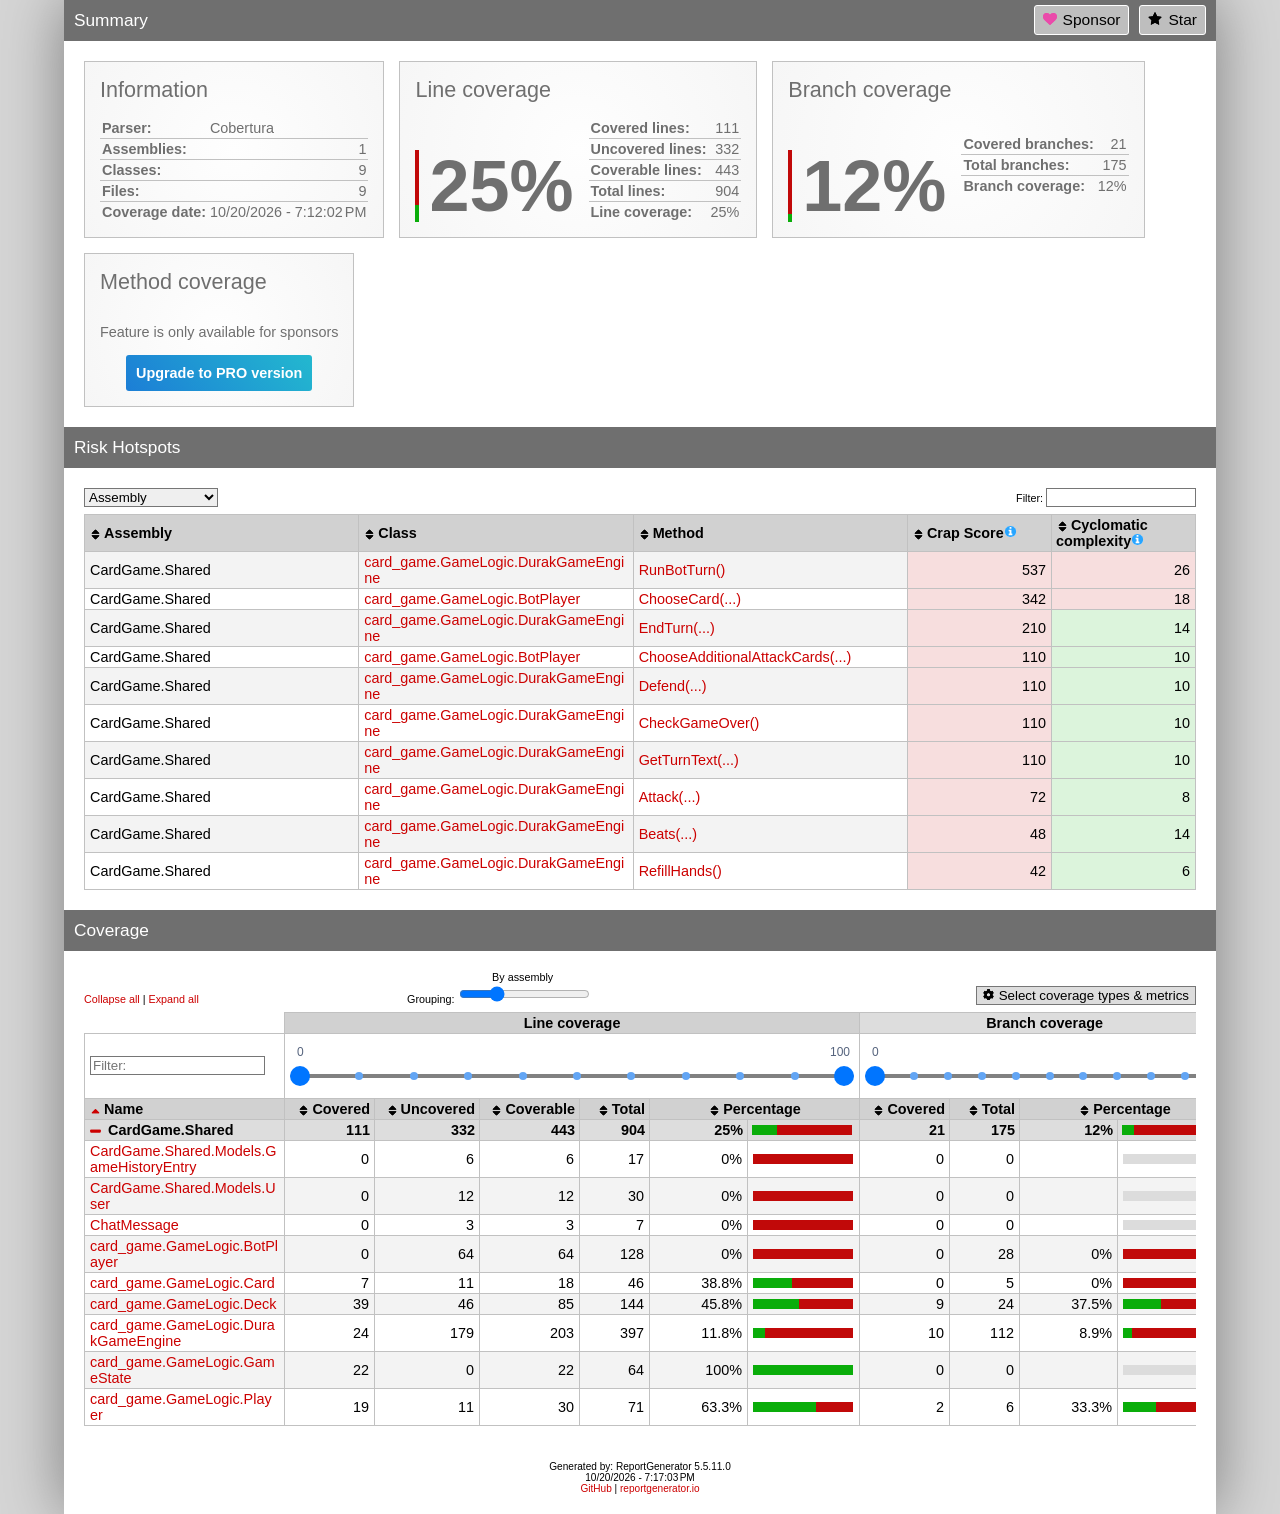
<file: CardGame.Tests/coverage-report/index.htm>
<!DOCTYPE html>
<html>
<head>
<meta charset="utf-8" />
<meta name="viewport" content="width=device-width, initial-scale=1.0" />
<meta http-equiv="X-UA-Compatible" content="IE=EDGE,chrome=1" />
<link href="[data-uri]" rel="icon" type="image/x-icon" />
<title>Summary - Coverage Report</title>
<link rel="stylesheet" type="text/css" href="report.css" />
</head><body><div class="container"><div class="containerleft">
<h1>Summary<a class="button" href="https://github.com/danielpalme/ReportGenerator" title="Star on GitHub"><i class="icon-star"></i>Star</a><a class="button" href="https://github.com/sponsors/danielpalme" title="Become a sponsor"><i class="icon-sponsor"></i>Sponsor</a></h1>
<div class="card-group">
<div class="card">
<div class="card-header">Information</div>
<div class="card-body">
<div class="table">
<table>
<tr>
<th>Parser:</th>
<td class="limit-width " title="Cobertura">Cobertura</td>
</tr>
<tr>
<th>Assemblies:</th>
<td class="limit-width right" title="1">1</td>
</tr>
<tr>
<th>Classes:</th>
<td class="limit-width right" title="9">9</td>
</tr>
<tr>
<th>Files:</th>
<td class="limit-width right" title="9">9</td>
</tr>
<tr>
<th>Coverage date:</th>
<td class="limit-width " title="10/20/2026 - 7:12:02 PM">10/20/2026 - 7:12:02 PM</td>
</tr>
</table>
</div>
</div>
</div>
<div class="card">
<div class="card-header">Line coverage</div>
<div class="card-body">
<div class="large cardpercentagebar cardpercentagebar75">25%</div>
<div class="table">
<table>
<tr>
<th>Covered lines:</th>
<td class="limit-width right" title="111">111</td>
</tr>
<tr>
<th>Uncovered lines:</th>
<td class="limit-width right" title="332">332</td>
</tr>
<tr>
<th>Coverable lines:</th>
<td class="limit-width right" title="443">443</td>
</tr>
<tr>
<th>Total lines:</th>
<td class="limit-width right" title="904">904</td>
</tr>
<tr>
<th>Line coverage:</th>
<td class="limit-width right" title="111 of 443">25%</td>
</tr>
</table>
</div>
</div>
</div>
<div class="card">
<div class="card-header">Branch coverage</div>
<div class="card-body">
<div class="large cardpercentagebar cardpercentagebar88">12%</div>
<div class="table">
<table>
<tr>
<th>Covered branches:</th>
<td class="limit-width right" title="21">21</td>
</tr>
<tr>
<th>Total branches:</th>
<td class="limit-width right" title="175">175</td>
</tr>
<tr>
<th>Branch coverage:</th>
<td class="limit-width right" title="21 of 175">12%</td>
</tr>
</table>
</div>
</div>
</div>
<div class="card">
<div class="card-header">Method coverage</div>
<div class="card-body">
<div class="center">
<p>Feature is only available for sponsors</p>
<a class="pro-button" href="https://reportgenerator.io/pro" target="_blank">Upgrade to PRO version</a>
</div>
</div>
</div>
</div>
<h1>Risk Hotspots</h1>
<risk-hotspots>
<div class="table-responsive">
<table class="overview table-fixed stripped">
<colgroup>
<col class="column-min-200" />
<col class="column-min-200" />
<col class="column-min-200" />
<col class="column105" />
<col class="column105" />
</colgroup>
<thead><tr><th>Assembly</th>
<th>Class</th>
<th>Method</th>
<th>Crap Score <a href="https://googletesting.blogspot.de/2011/02/this-code-is-crap.html" target="_blank"><i class="icon-info-circled"></i></a></th>
<th>Cyclomatic complexity <a href="https://en.wikipedia.org/wiki/Cyclomatic_complexity" target="_blank"><i class="icon-info-circled"></i></a></th>
</tr></thead>
<tbody>
<tr>
<td>CardGame.Shared</td>
<td><a href="CardGame.Shared_DurakGameEngine.html">card_game.GameLogic.DurakGameEngine</a></td>
<td title="RunBotTurn()"><a href="CardGame.Shared_DurakGameEngine.html#file0_line293">RunBotTurn()</a></td><td class="lightred right">537</td>
<td class="lightred right">26</td>
</tr>
<tr>
<td>CardGame.Shared</td>
<td><a href="CardGame.Shared_BotPlayer.html">card_game.GameLogic.BotPlayer</a></td>
<td title="ChooseCard(card_game.GameLogic.DurakGameEngine,System.Boolean,card_game.GameLogic.Card)"><a href="CardGame.Shared_BotPlayer.html#file0_line13">ChooseCard(...)</a></td><td class="lightred right">342</td>
<td class="lightred right">18</td>
</tr>
<tr>
<td>CardGame.Shared</td>
<td><a href="CardGame.Shared_DurakGameEngine.html">card_game.GameLogic.DurakGameEngine</a></td>
<td title="EndTurn(System.Boolean)"><a href="CardGame.Shared_DurakGameEngine.html#file0_line155">EndTurn(...)</a></td><td class="lightred right">210</td>
<td class="lightgreen right">14</td>
</tr>
<tr>
<td>CardGame.Shared</td>
<td><a href="CardGame.Shared_BotPlayer.html">card_game.GameLogic.BotPlayer</a></td>
<td title="ChooseAdditionalAttackCards(card_game.GameLogic.DurakGameEngine)"><a href="CardGame.Shared_BotPlayer.html#file0_line88">ChooseAdditionalAttackCards(...)</a></td><td class="lightred right">110</td>
<td class="lightgreen right">10</td>
</tr>
<tr>
<td>CardGame.Shared</td>
<td><a href="CardGame.Shared_DurakGameEngine.html">card_game.GameLogic.DurakGameEngine</a></td>
<td title="Defend(card_game.GameLogic.Player,card_game.GameLogic.Card,card_game.GameLogic.Card)"><a href="CardGame.Shared_DurakGameEngine.html#file0_line71">Defend(...)</a></td><td class="lightred right">110</td>
<td class="lightgreen right">10</td>
</tr>
<tr>
<td>CardGame.Shared</td>
<td><a href="CardGame.Shared_DurakGameEngine.html">card_game.GameLogic.DurakGameEngine</a></td>
<td title="CheckGameOver()"><a href="CardGame.Shared_DurakGameEngine.html#file0_line250">CheckGameOver()</a></td><td class="lightred right">110</td>
<td class="lightgreen right">10</td>
</tr>
<tr>
<td>CardGame.Shared</td>
<td><a href="CardGame.Shared_DurakGameEngine.html">card_game.GameLogic.DurakGameEngine</a></td>
<td title="GetTurnText(card_game.GameLogic.Player)"><a href="CardGame.Shared_DurakGameEngine.html#file0_line372">GetTurnText(...)</a></td><td class="lightred right">110</td>
<td class="lightgreen right">10</td>
</tr>
<tr>
<td>CardGame.Shared</td>
<td><a href="CardGame.Shared_DurakGameEngine.html">card_game.GameLogic.DurakGameEngine</a></td>
<td title="Attack(card_game.GameLogic.Player,card_game.GameLogic.Card)"><a href="CardGame.Shared_DurakGameEngine.html#file0_line48">Attack(...)</a></td><td class="lightred right">72</td>
<td class="lightgreen right">8</td>
</tr>
<tr>
<td>CardGame.Shared</td>
<td><a href="CardGame.Shared_DurakGameEngine.html">card_game.GameLogic.DurakGameEngine</a></td>
<td title="Beats(card_game.GameLogic.Card,card_game.GameLogic.Card)"><a href="CardGame.Shared_DurakGameEngine.html#file0_line94">Beats(...)</a></td><td class="lightred right">48</td>
<td class="lightgreen right">14</td>
</tr>
<tr>
<td>CardGame.Shared</td>
<td><a href="CardGame.Shared_DurakGameEngine.html">card_game.GameLogic.DurakGameEngine</a></td>
<td title="RefillHands()"><a href="CardGame.Shared_DurakGameEngine.html#file0_line238">RefillHands()</a></td><td class="lightred right">42</td>
<td class="lightgreen right">6</td>
</tr>
</tbody>
</table>
</div>
</risk-hotspots>
<h1>Coverage</h1>
<coverage-info>
<div class="table-responsive">
<table class="overview table-fixed stripped">
<colgroup>
<col class="column-min-200" />
<col class="column90" />
<col class="column105" />
<col class="column100" />
<col class="column70" />
<col class="column98" />
<col class="column112" />
<col class="column90" />
<col class="column70" />
<col class="column98" />
<col class="column112" />
</colgroup>
<thead>
<tr class="header"><th></th><th colspan="6" class="center">Line coverage</th><th colspan="4" class="center">Branch coverage</th></tr>
<tr><th>Name</th><th class="right">Covered</th><th class="right">Uncovered</th><th class="right">Coverable</th><th class="right">Total</th><th class="center" colspan="2">Percentage</th><th class="right">Covered</th><th class="right">Total</th><th class="center" colspan="2">Percentage</th></tr></thead>
<tbody>
<tr><th>CardGame.Shared</th><th class="right">111</th><th class="right">332</th><th class="right">443</th><th class="right">904</th><th title="111/443" class="right">25%</th><th><table class="coverage"><tr><td class="green covered25">&nbsp;</td><td class="red covered75">&nbsp;</td></tr></table></th><th class="right">21</th><th class="right">175</th><th class="right" title="21/175">12%</th><th><table class="coverage"><tr><td class="green covered12">&nbsp;</td><td class="red covered88">&nbsp;</td></tr></table></th></tr>
<tr><td><a href="CardGame.Shared_BotPlayer.html">card_game.GameLogic.BotPlayer</a></td><td class="right">0</td><td class="right">64</td><td class="right">64</td><td class="right">128</td><td title="0/64" class="right">0%</td><td><table class="coverage"><tr><td class="red covered100">&nbsp;</td></tr></table></td><td class="right">0</td><td class="right">28</td><td class="right" title="0/28">0%</td><td><table class="coverage"><tr><td class="red covered100">&nbsp;</td></tr></table></td></tr>
<tr><td><a href="CardGame.Shared_Card.html">card_game.GameLogic.Card</a></td><td class="right">7</td><td class="right">11</td><td class="right">18</td><td class="right">46</td><td title="7/18" class="right">38.8%</td><td><table class="coverage"><tr><td class="green covered39">&nbsp;</td><td class="red covered61">&nbsp;</td></tr></table></td><td class="right">0</td><td class="right">5</td><td class="right" title="0/5">0%</td><td><table class="coverage"><tr><td class="red covered100">&nbsp;</td></tr></table></td></tr>
<tr><td><a href="CardGame.Shared_Deck.html">card_game.GameLogic.Deck</a></td><td class="right">39</td><td class="right">46</td><td class="right">85</td><td class="right">144</td><td title="39/85" class="right">45.8%</td><td><table class="coverage"><tr><td class="green covered46">&nbsp;</td><td class="red covered54">&nbsp;</td></tr></table></td><td class="right">9</td><td class="right">24</td><td class="right" title="9/24">37.5%</td><td><table class="coverage"><tr><td class="green covered38">&nbsp;</td><td class="red covered62">&nbsp;</td></tr></table></td></tr>
<tr><td><a href="CardGame.Shared_DurakGameEngine.html">card_game.GameLogic.DurakGameEngine</a></td><td class="right">24</td><td class="right">179</td><td class="right">203</td><td class="right">397</td><td title="24/203" class="right">11.8%</td><td><table class="coverage"><tr><td class="green covered12">&nbsp;</td><td class="red covered88">&nbsp;</td></tr></table></td><td class="right">10</td><td class="right">112</td><td class="right" title="10/112">8.9%</td><td><table class="coverage"><tr><td class="green covered9">&nbsp;</td><td class="red covered91">&nbsp;</td></tr></table></td></tr>
<tr><td><a href="CardGame.Shared_GameState.html">card_game.GameLogic.GameState</a></td><td class="right">22</td><td class="right">0</td><td class="right">22</td><td class="right">64</td><td title="22/22" class="right">100%</td><td><table class="coverage"><tr><td class="green covered100">&nbsp;</td></tr></table></td><td class="right">0</td><td class="right">0</td><td class="right" title="-"></td><td><table class="coverage"><tr><td class="gray covered100">&nbsp;</td></tr></table></td></tr>
<tr><td><a href="CardGame.Shared_Player.html">card_game.GameLogic.Player</a></td><td class="right">19</td><td class="right">11</td><td class="right">30</td><td class="right">71</td><td title="19/30" class="right">63.3%</td><td><table class="coverage"><tr><td class="green covered63">&nbsp;</td><td class="red covered37">&nbsp;</td></tr></table></td><td class="right">2</td><td class="right">6</td><td class="right" title="2/6">33.3%</td><td><table class="coverage"><tr><td class="green covered33">&nbsp;</td><td class="red covered67">&nbsp;</td></tr></table></td></tr>
<tr><td><a href="CardGame.Shared_GameHistoryEntry.html">CardGame.Shared.Models.GameHistoryEntry</a></td><td class="right">0</td><td class="right">6</td><td class="right">6</td><td class="right">17</td><td title="0/6" class="right">0%</td><td><table class="coverage"><tr><td class="red covered100">&nbsp;</td></tr></table></td><td class="right">0</td><td class="right">0</td><td class="right" title="-"></td><td><table class="coverage"><tr><td class="gray covered100">&nbsp;</td></tr></table></td></tr>
<tr><td><a href="CardGame.Shared_User.html">CardGame.Shared.Models.User</a></td><td class="right">0</td><td class="right">12</td><td class="right">12</td><td class="right">30</td><td title="0/12" class="right">0%</td><td><table class="coverage"><tr><td class="red covered100">&nbsp;</td></tr></table></td><td class="right">0</td><td class="right">0</td><td class="right" title="-"></td><td><table class="coverage"><tr><td class="gray covered100">&nbsp;</td></tr></table></td></tr>
<tr><td><a href="CardGame.Shared_ChatMessage.html">ChatMessage</a></td><td class="right">0</td><td class="right">3</td><td class="right">3</td><td class="right">7</td><td title="0/3" class="right">0%</td><td><table class="coverage"><tr><td class="red covered100">&nbsp;</td></tr></table></td><td class="right">0</td><td class="right">0</td><td class="right" title="-"></td><td><table class="coverage"><tr><td class="gray covered100">&nbsp;</td></tr></table></td></tr>
</tbody>
</table>
</div>
</coverage-info>
<div class="footer">Generated by: ReportGenerator 5.5.11.0<br />10/20/2026 - 7:17:03 PM<br /><a href="https://github.com/danielpalme/ReportGenerator">GitHub</a> | <a href="https://reportgenerator.io">reportgenerator.io</a></div></div></div>
<script type="text/javascript" src="main.js"></script>
</body></html>
</file>
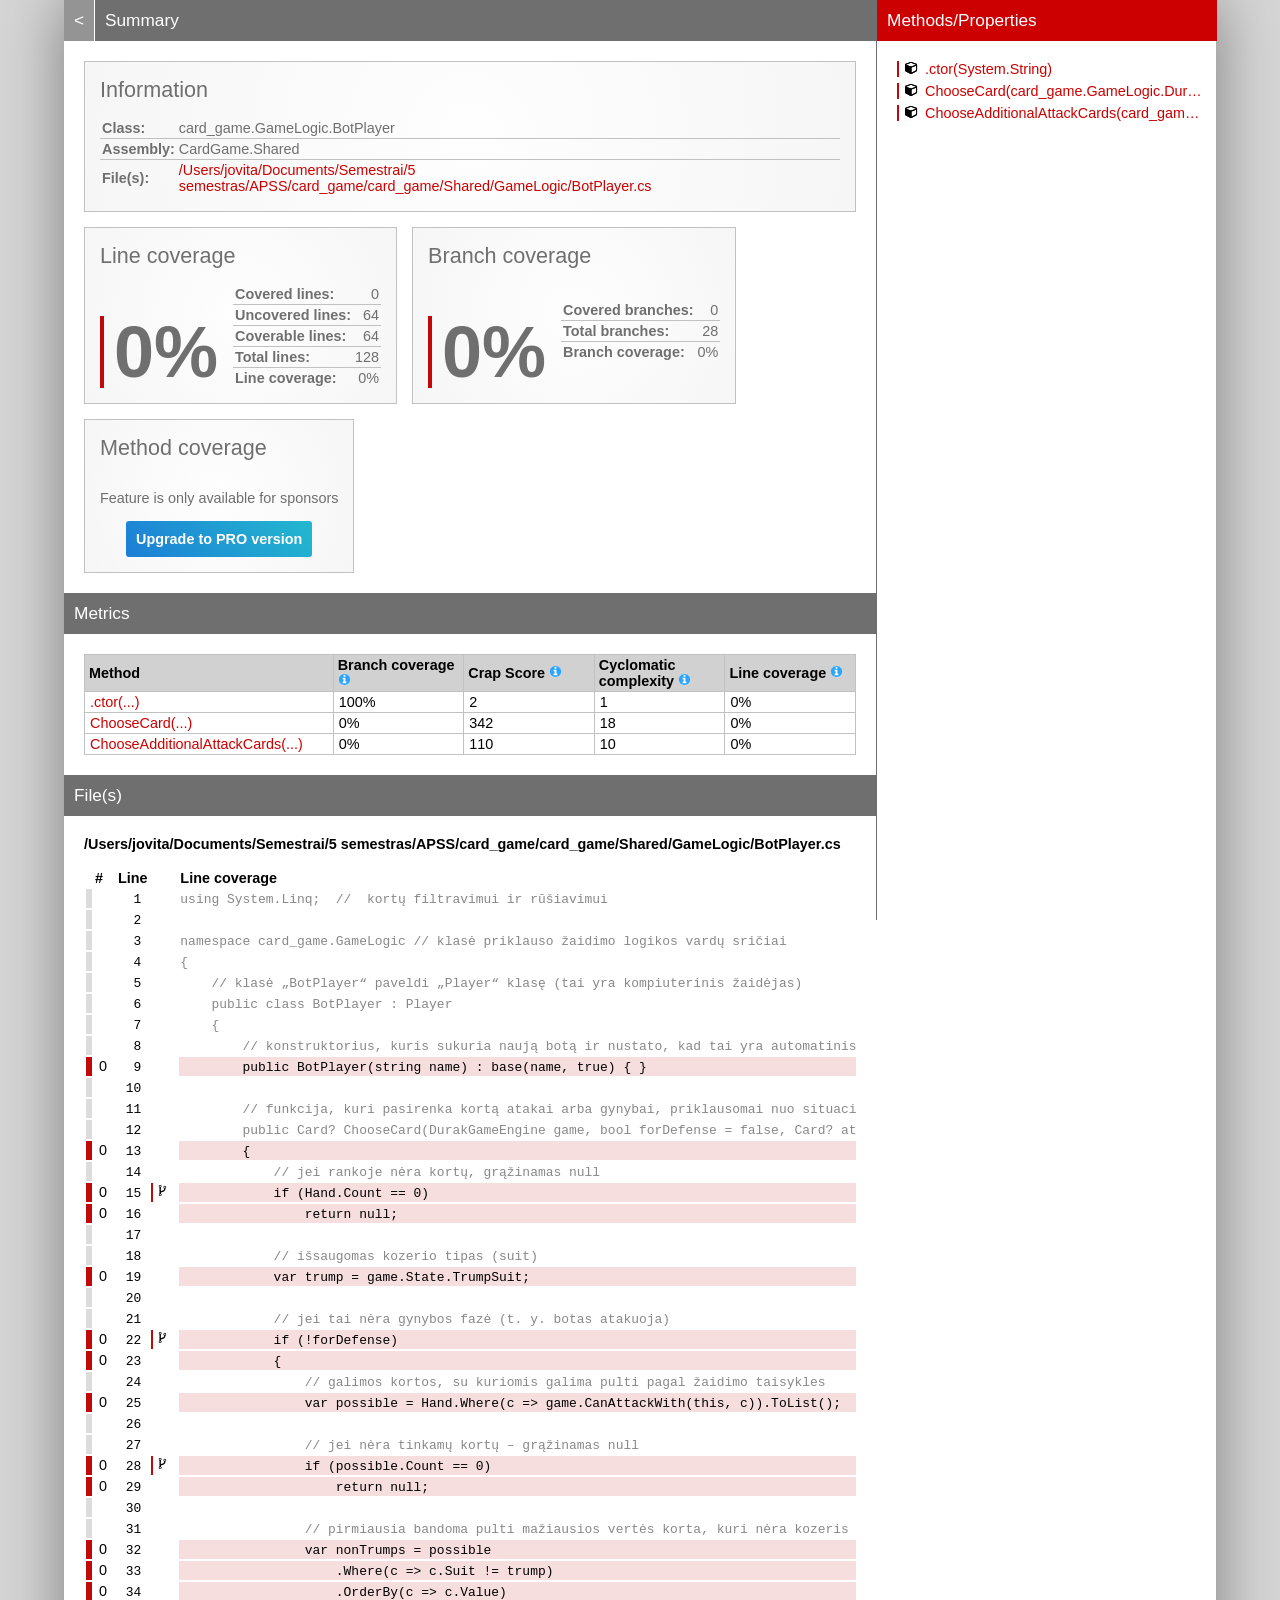
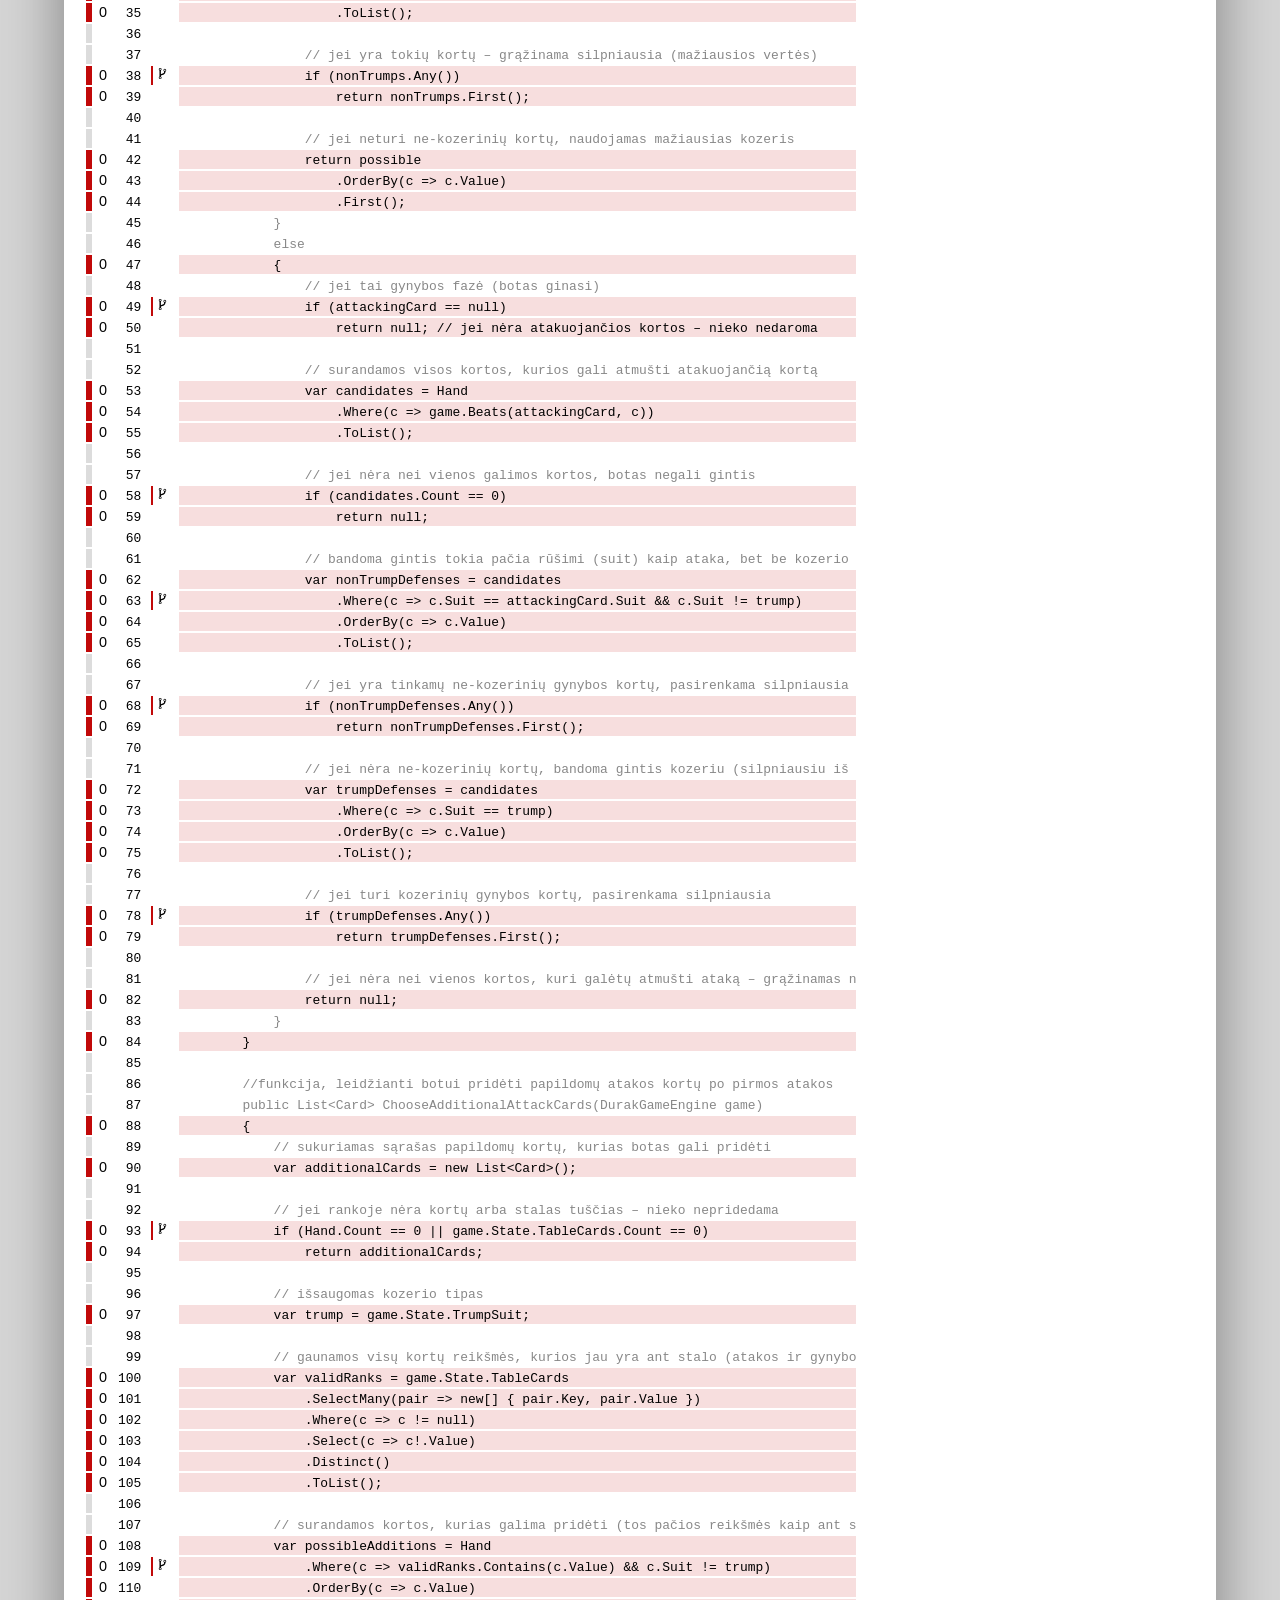
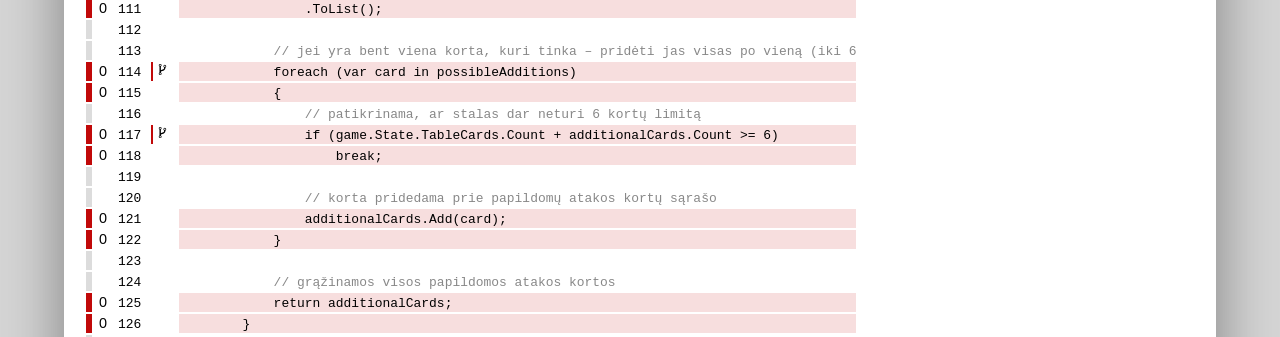
<file: CardGame.Tests/coverage-report/CardGame.Shared_BotPlayer.html>
<!DOCTYPE html>
<html>
<head>
<meta charset="utf-8" />
<meta name="viewport" content="width=device-width, initial-scale=1.0" />
<meta http-equiv="X-UA-Compatible" content="IE=EDGE,chrome=1" />
<link href="[data-uri]" rel="icon" type="image/x-icon" />
<title>card_game.GameLogic.BotPlayer - Coverage Report</title>
<link rel="stylesheet" type="text/css" href="report.css" />
</head><body><div class="container"><div class="containerleft">
<h1><a href="index.html" class="back">&lt;</a> Summary</h1>
<div class="card-group">
<div class="card">
<div class="card-header">Information</div>
<div class="card-body">
<div class="table">
<table>
<tr>
<th>Class:</th>
<td class="limit-width " title="card_game.GameLogic.BotPlayer">card_game.GameLogic.BotPlayer</td>
</tr>
<tr>
<th>Assembly:</th>
<td class="limit-width " title="CardGame.Shared">CardGame.Shared</td>
</tr>
<tr>
<th>File(s):</th>
<td class="overflow-wrap"><a href="#UsersjovitaDocumentsSemestrai5semestrasAPSScard_gamecard_gameSharedGameLogicBotPlayercs" class="navigatetohash">/Users/jovita/Documents/Semestrai/5 semestras/APSS/card_game/card_game/Shared/GameLogic/BotPlayer.cs</a></td>
</tr>
</table>
</div>
</div>
</div>
</div>
<div class="card-group">
<div class="card">
<div class="card-header">Line coverage</div>
<div class="card-body">
<div class="large cardpercentagebar cardpercentagebar100">0%</div>
<div class="table">
<table>
<tr>
<th>Covered lines:</th>
<td class="limit-width right" title="0">0</td>
</tr>
<tr>
<th>Uncovered lines:</th>
<td class="limit-width right" title="64">64</td>
</tr>
<tr>
<th>Coverable lines:</th>
<td class="limit-width right" title="64">64</td>
</tr>
<tr>
<th>Total lines:</th>
<td class="limit-width right" title="128">128</td>
</tr>
<tr>
<th>Line coverage:</th>
<td class="limit-width right" title="0 of 64">0%</td>
</tr>
</table>
</div>
</div>
</div>
<div class="card">
<div class="card-header">Branch coverage</div>
<div class="card-body">
<div class="large cardpercentagebar cardpercentagebar100">0%</div>
<div class="table">
<table>
<tr>
<th>Covered branches:</th>
<td class="limit-width right" title="0">0</td>
</tr>
<tr>
<th>Total branches:</th>
<td class="limit-width right" title="28">28</td>
</tr>
<tr>
<th>Branch coverage:</th>
<td class="limit-width right" title="0 of 28">0%</td>
</tr>
</table>
</div>
</div>
</div>
<div class="card">
<div class="card-header">Method coverage</div>
<div class="card-body">
<div class="center">
<p>Feature is only available for sponsors</p>
<a class="pro-button" href="https://reportgenerator.io/pro" target="_blank">Upgrade to PRO version</a>
</div>
</div>
</div>
</div>
<h1>Metrics</h1>
<div class="table-responsive">
<table class="overview table-fixed">
<colgroup>
<col class="column-min-200" />
<col class="column105" />
<col class="column105" />
<col class="column105" />
<col class="column105" />
</colgroup>
<thead><tr><th>Method</th><th>Branch coverage <a href="https://en.wikipedia.org/wiki/Code_coverage" target="_blank"><i class="icon-info-circled"></i></a></th><th>Crap Score <a href="https://googletesting.blogspot.de/2011/02/this-code-is-crap.html" target="_blank"><i class="icon-info-circled"></i></a></th><th>Cyclomatic complexity <a href="https://en.wikipedia.org/wiki/Cyclomatic_complexity" target="_blank"><i class="icon-info-circled"></i></a></th><th>Line coverage <a href="https://en.wikipedia.org/wiki/Code_coverage" target="_blank"><i class="icon-info-circled"></i></a></th></tr></thead>
<tbody>
<tr><td title=".ctor(System.String)"><a href="#file0_line9" class="navigatetohash">.ctor(...)</a></td><td>100%</td><td>2</td><td>1</td><td>0%</td></tr>
<tr><td title="ChooseCard(card_game.GameLogic.DurakGameEngine,System.Boolean,card_game.GameLogic.Card)"><a href="#file0_line13" class="navigatetohash">ChooseCard(...)</a></td><td>0%</td><td>342</td><td>18</td><td>0%</td></tr>
<tr><td title="ChooseAdditionalAttackCards(card_game.GameLogic.DurakGameEngine)"><a href="#file0_line88" class="navigatetohash">ChooseAdditionalAttackCards(...)</a></td><td>0%</td><td>110</td><td>10</td><td>0%</td></tr>
</tbody>
</table>
</div>
<h1>File(s)</h1>
<h2 id="UsersjovitaDocumentsSemestrai5semestrasAPSScard_gamecard_gameSharedGameLogicBotPlayercs">/Users/jovita/Documents/Semestrai/5 semestras/APSS/card_game/card_game/Shared/GameLogic/BotPlayer.cs</h2>
<div class="table-responsive">
<table class="lineAnalysis">
<thead><tr><th></th><th>#</th><th>Line</th><th></th><th>Line coverage</th></tr></thead>
<tbody>
<tr class="" title="Not coverable" data-coverage="{'AllTestMethods': {'VC': '', 'LVS': 'gray'}}"><td class="gray">&nbsp;</td><td class="leftmargin rightmargin right"></td><td class="rightmargin right"><a id="file0_line1"></a><code>1</code></td><td></td><td class="lightgray"><code>using&nbsp;System.Linq;&nbsp;&nbsp;//&nbsp;&nbsp;kortų&nbsp;filtravimui&nbsp;ir&nbsp;rūšiavimui</code></td></tr>
<tr class="" title="Not coverable" data-coverage="{'AllTestMethods': {'VC': '', 'LVS': 'gray'}}"><td class="gray">&nbsp;</td><td class="leftmargin rightmargin right"></td><td class="rightmargin right"><a id="file0_line2"></a><code>2</code></td><td></td><td class="lightgray"><code></code></td></tr>
<tr class="" title="Not coverable" data-coverage="{'AllTestMethods': {'VC': '', 'LVS': 'gray'}}"><td class="gray">&nbsp;</td><td class="leftmargin rightmargin right"></td><td class="rightmargin right"><a id="file0_line3"></a><code>3</code></td><td></td><td class="lightgray"><code>namespace&nbsp;card_game.GameLogic&nbsp;//&nbsp;klasė&nbsp;priklauso&nbsp;žaidimo&nbsp;logikos&nbsp;vardų&nbsp;sričiai</code></td></tr>
<tr class="" title="Not coverable" data-coverage="{'AllTestMethods': {'VC': '', 'LVS': 'gray'}}"><td class="gray">&nbsp;</td><td class="leftmargin rightmargin right"></td><td class="rightmargin right"><a id="file0_line4"></a><code>4</code></td><td></td><td class="lightgray"><code>{</code></td></tr>
<tr class="" title="Not coverable" data-coverage="{'AllTestMethods': {'VC': '', 'LVS': 'gray'}}"><td class="gray">&nbsp;</td><td class="leftmargin rightmargin right"></td><td class="rightmargin right"><a id="file0_line5"></a><code>5</code></td><td></td><td class="lightgray"><code>&nbsp;&nbsp;&nbsp;&nbsp;//&nbsp;klasė&nbsp;„BotPlayer“&nbsp;paveldi&nbsp;„Player“&nbsp;klasę&nbsp;(tai&nbsp;yra&nbsp;kompiuterinis&nbsp;žaidėjas)</code></td></tr>
<tr class="" title="Not coverable" data-coverage="{'AllTestMethods': {'VC': '', 'LVS': 'gray'}}"><td class="gray">&nbsp;</td><td class="leftmargin rightmargin right"></td><td class="rightmargin right"><a id="file0_line6"></a><code>6</code></td><td></td><td class="lightgray"><code>&nbsp;&nbsp;&nbsp;&nbsp;public&nbsp;class&nbsp;BotPlayer&nbsp;:&nbsp;Player</code></td></tr>
<tr class="" title="Not coverable" data-coverage="{'AllTestMethods': {'VC': '', 'LVS': 'gray'}}"><td class="gray">&nbsp;</td><td class="leftmargin rightmargin right"></td><td class="rightmargin right"><a id="file0_line7"></a><code>7</code></td><td></td><td class="lightgray"><code>&nbsp;&nbsp;&nbsp;&nbsp;{</code></td></tr>
<tr class="" title="Not coverable" data-coverage="{'AllTestMethods': {'VC': '', 'LVS': 'gray'}}"><td class="gray">&nbsp;</td><td class="leftmargin rightmargin right"></td><td class="rightmargin right"><a id="file0_line8"></a><code>8</code></td><td></td><td class="lightgray"><code>&nbsp;&nbsp;&nbsp;&nbsp;&nbsp;&nbsp;&nbsp;&nbsp;//&nbsp;konstruktorius,&nbsp;kuris&nbsp;sukuria&nbsp;naują&nbsp;botą&nbsp;ir&nbsp;nustato,&nbsp;kad&nbsp;tai&nbsp;yra&nbsp;automatinis&nbsp;žaidėjas</code></td></tr>
<tr class="coverableline" title="Not covered (0 visits)" data-coverage="{'AllTestMethods': {'VC': '0', 'LVS': 'red'}}"><td class="red">&nbsp;</td><td class="leftmargin rightmargin right">0</td><td class="rightmargin right"><a id="file0_line9"></a><code>9</code></td><td></td><td class="lightred"><code>&nbsp;&nbsp;&nbsp;&nbsp;&nbsp;&nbsp;&nbsp;&nbsp;public&nbsp;BotPlayer(string&nbsp;name)&nbsp;:&nbsp;base(name,&nbsp;true)&nbsp;{&nbsp;}</code></td></tr>
<tr class="" title="Not coverable" data-coverage="{'AllTestMethods': {'VC': '', 'LVS': 'gray'}}"><td class="gray">&nbsp;</td><td class="leftmargin rightmargin right"></td><td class="rightmargin right"><a id="file0_line10"></a><code>10</code></td><td></td><td class="lightgray"><code></code></td></tr>
<tr class="" title="Not coverable" data-coverage="{'AllTestMethods': {'VC': '', 'LVS': 'gray'}}"><td class="gray">&nbsp;</td><td class="leftmargin rightmargin right"></td><td class="rightmargin right"><a id="file0_line11"></a><code>11</code></td><td></td><td class="lightgray"><code>&nbsp;&nbsp;&nbsp;&nbsp;&nbsp;&nbsp;&nbsp;&nbsp;//&nbsp;funkcija,&nbsp;kuri&nbsp;pasirenka&nbsp;kortą&nbsp;atakai&nbsp;arba&nbsp;gynybai,&nbsp;priklausomai&nbsp;nuo&nbsp;situacijos</code></td></tr>
<tr class="" title="Not coverable" data-coverage="{'AllTestMethods': {'VC': '', 'LVS': 'gray'}}"><td class="gray">&nbsp;</td><td class="leftmargin rightmargin right"></td><td class="rightmargin right"><a id="file0_line12"></a><code>12</code></td><td></td><td class="lightgray"><code>&nbsp;&nbsp;&nbsp;&nbsp;&nbsp;&nbsp;&nbsp;&nbsp;public&nbsp;Card?&nbsp;ChooseCard(DurakGameEngine&nbsp;game,&nbsp;bool&nbsp;forDefense&nbsp;=&nbsp;false,&nbsp;Card?&nbsp;attackingCard&nbsp;=&nbsp;null)</code></td></tr>
<tr class="coverableline" title="Not covered (0 visits)" data-coverage="{'AllTestMethods': {'VC': '0', 'LVS': 'red'}}"><td class="red">&nbsp;</td><td class="leftmargin rightmargin right">0</td><td class="rightmargin right"><a id="file0_line13"></a><code>13</code></td><td></td><td class="lightred"><code>&nbsp;&nbsp;&nbsp;&nbsp;&nbsp;&nbsp;&nbsp;&nbsp;{</code></td></tr>
<tr class="" title="Not coverable" data-coverage="{'AllTestMethods': {'VC': '', 'LVS': 'gray'}}"><td class="gray">&nbsp;</td><td class="leftmargin rightmargin right"></td><td class="rightmargin right"><a id="file0_line14"></a><code>14</code></td><td></td><td class="lightgray"><code>&nbsp;&nbsp;&nbsp;&nbsp;&nbsp;&nbsp;&nbsp;&nbsp;&nbsp;&nbsp;&nbsp;&nbsp;//&nbsp;jei&nbsp;rankoje&nbsp;nėra&nbsp;kortų,&nbsp;grąžinamas&nbsp;null</code></td></tr>
<tr class="coverableline" title="Not covered (0 visits, 0 of 2 branches are covered)" data-coverage="{'AllTestMethods': {'VC': '0', 'LVS': 'red'}}"><td class="red">&nbsp;</td><td class="leftmargin rightmargin right">0</td><td class="rightmargin right"><a id="file0_line15"></a><code>15</code></td><td class="percentagebar percentagebar0"><i class="icon-fork"></i></td><td class="lightred"><code>&nbsp;&nbsp;&nbsp;&nbsp;&nbsp;&nbsp;&nbsp;&nbsp;&nbsp;&nbsp;&nbsp;&nbsp;if&nbsp;(Hand.Count&nbsp;==&nbsp;0)</code></td></tr>
<tr class="coverableline" title="Not covered (0 visits)" data-coverage="{'AllTestMethods': {'VC': '0', 'LVS': 'red'}}"><td class="red">&nbsp;</td><td class="leftmargin rightmargin right">0</td><td class="rightmargin right"><a id="file0_line16"></a><code>16</code></td><td></td><td class="lightred"><code>&nbsp;&nbsp;&nbsp;&nbsp;&nbsp;&nbsp;&nbsp;&nbsp;&nbsp;&nbsp;&nbsp;&nbsp;&nbsp;&nbsp;&nbsp;&nbsp;return&nbsp;null;</code></td></tr>
<tr class="" title="Not coverable" data-coverage="{'AllTestMethods': {'VC': '', 'LVS': 'gray'}}"><td class="gray">&nbsp;</td><td class="leftmargin rightmargin right"></td><td class="rightmargin right"><a id="file0_line17"></a><code>17</code></td><td></td><td class="lightgray"><code></code></td></tr>
<tr class="" title="Not coverable" data-coverage="{'AllTestMethods': {'VC': '', 'LVS': 'gray'}}"><td class="gray">&nbsp;</td><td class="leftmargin rightmargin right"></td><td class="rightmargin right"><a id="file0_line18"></a><code>18</code></td><td></td><td class="lightgray"><code>&nbsp;&nbsp;&nbsp;&nbsp;&nbsp;&nbsp;&nbsp;&nbsp;&nbsp;&nbsp;&nbsp;&nbsp;//&nbsp;išsaugomas&nbsp;kozerio&nbsp;tipas&nbsp;(suit)</code></td></tr>
<tr class="coverableline" title="Not covered (0 visits)" data-coverage="{'AllTestMethods': {'VC': '0', 'LVS': 'red'}}"><td class="red">&nbsp;</td><td class="leftmargin rightmargin right">0</td><td class="rightmargin right"><a id="file0_line19"></a><code>19</code></td><td></td><td class="lightred"><code>&nbsp;&nbsp;&nbsp;&nbsp;&nbsp;&nbsp;&nbsp;&nbsp;&nbsp;&nbsp;&nbsp;&nbsp;var&nbsp;trump&nbsp;=&nbsp;game.State.TrumpSuit;</code></td></tr>
<tr class="" title="Not coverable" data-coverage="{'AllTestMethods': {'VC': '', 'LVS': 'gray'}}"><td class="gray">&nbsp;</td><td class="leftmargin rightmargin right"></td><td class="rightmargin right"><a id="file0_line20"></a><code>20</code></td><td></td><td class="lightgray"><code></code></td></tr>
<tr class="" title="Not coverable" data-coverage="{'AllTestMethods': {'VC': '', 'LVS': 'gray'}}"><td class="gray">&nbsp;</td><td class="leftmargin rightmargin right"></td><td class="rightmargin right"><a id="file0_line21"></a><code>21</code></td><td></td><td class="lightgray"><code>&nbsp;&nbsp;&nbsp;&nbsp;&nbsp;&nbsp;&nbsp;&nbsp;&nbsp;&nbsp;&nbsp;&nbsp;//&nbsp;jei&nbsp;tai&nbsp;nėra&nbsp;gynybos&nbsp;fazė&nbsp;(t.&nbsp;y.&nbsp;botas&nbsp;atakuoja)</code></td></tr>
<tr class="coverableline" title="Not covered (0 visits, 0 of 2 branches are covered)" data-coverage="{'AllTestMethods': {'VC': '0', 'LVS': 'red'}}"><td class="red">&nbsp;</td><td class="leftmargin rightmargin right">0</td><td class="rightmargin right"><a id="file0_line22"></a><code>22</code></td><td class="percentagebar percentagebar0"><i class="icon-fork"></i></td><td class="lightred"><code>&nbsp;&nbsp;&nbsp;&nbsp;&nbsp;&nbsp;&nbsp;&nbsp;&nbsp;&nbsp;&nbsp;&nbsp;if&nbsp;(!forDefense)</code></td></tr>
<tr class="coverableline" title="Not covered (0 visits)" data-coverage="{'AllTestMethods': {'VC': '0', 'LVS': 'red'}}"><td class="red">&nbsp;</td><td class="leftmargin rightmargin right">0</td><td class="rightmargin right"><a id="file0_line23"></a><code>23</code></td><td></td><td class="lightred"><code>&nbsp;&nbsp;&nbsp;&nbsp;&nbsp;&nbsp;&nbsp;&nbsp;&nbsp;&nbsp;&nbsp;&nbsp;{</code></td></tr>
<tr class="" title="Not coverable" data-coverage="{'AllTestMethods': {'VC': '', 'LVS': 'gray'}}"><td class="gray">&nbsp;</td><td class="leftmargin rightmargin right"></td><td class="rightmargin right"><a id="file0_line24"></a><code>24</code></td><td></td><td class="lightgray"><code>&nbsp;&nbsp;&nbsp;&nbsp;&nbsp;&nbsp;&nbsp;&nbsp;&nbsp;&nbsp;&nbsp;&nbsp;&nbsp;&nbsp;&nbsp;&nbsp;//&nbsp;galimos&nbsp;kortos,&nbsp;su&nbsp;kuriomis&nbsp;galima&nbsp;pulti&nbsp;pagal&nbsp;žaidimo&nbsp;taisykles</code></td></tr>
<tr class="coverableline" title="Not covered (0 visits)" data-coverage="{'AllTestMethods': {'VC': '0', 'LVS': 'red'}}"><td class="red">&nbsp;</td><td class="leftmargin rightmargin right">0</td><td class="rightmargin right"><a id="file0_line25"></a><code>25</code></td><td></td><td class="lightred"><code>&nbsp;&nbsp;&nbsp;&nbsp;&nbsp;&nbsp;&nbsp;&nbsp;&nbsp;&nbsp;&nbsp;&nbsp;&nbsp;&nbsp;&nbsp;&nbsp;var&nbsp;possible&nbsp;=&nbsp;Hand.Where(c&nbsp;=&gt;&nbsp;game.CanAttackWith(this,&nbsp;c)).ToList();</code></td></tr>
<tr class="" title="Not coverable" data-coverage="{'AllTestMethods': {'VC': '', 'LVS': 'gray'}}"><td class="gray">&nbsp;</td><td class="leftmargin rightmargin right"></td><td class="rightmargin right"><a id="file0_line26"></a><code>26</code></td><td></td><td class="lightgray"><code></code></td></tr>
<tr class="" title="Not coverable" data-coverage="{'AllTestMethods': {'VC': '', 'LVS': 'gray'}}"><td class="gray">&nbsp;</td><td class="leftmargin rightmargin right"></td><td class="rightmargin right"><a id="file0_line27"></a><code>27</code></td><td></td><td class="lightgray"><code>&nbsp;&nbsp;&nbsp;&nbsp;&nbsp;&nbsp;&nbsp;&nbsp;&nbsp;&nbsp;&nbsp;&nbsp;&nbsp;&nbsp;&nbsp;&nbsp;//&nbsp;jei&nbsp;nėra&nbsp;tinkamų&nbsp;kortų&nbsp;–&nbsp;grąžinamas&nbsp;null</code></td></tr>
<tr class="coverableline" title="Not covered (0 visits, 0 of 2 branches are covered)" data-coverage="{'AllTestMethods': {'VC': '0', 'LVS': 'red'}}"><td class="red">&nbsp;</td><td class="leftmargin rightmargin right">0</td><td class="rightmargin right"><a id="file0_line28"></a><code>28</code></td><td class="percentagebar percentagebar0"><i class="icon-fork"></i></td><td class="lightred"><code>&nbsp;&nbsp;&nbsp;&nbsp;&nbsp;&nbsp;&nbsp;&nbsp;&nbsp;&nbsp;&nbsp;&nbsp;&nbsp;&nbsp;&nbsp;&nbsp;if&nbsp;(possible.Count&nbsp;==&nbsp;0)</code></td></tr>
<tr class="coverableline" title="Not covered (0 visits)" data-coverage="{'AllTestMethods': {'VC': '0', 'LVS': 'red'}}"><td class="red">&nbsp;</td><td class="leftmargin rightmargin right">0</td><td class="rightmargin right"><a id="file0_line29"></a><code>29</code></td><td></td><td class="lightred"><code>&nbsp;&nbsp;&nbsp;&nbsp;&nbsp;&nbsp;&nbsp;&nbsp;&nbsp;&nbsp;&nbsp;&nbsp;&nbsp;&nbsp;&nbsp;&nbsp;&nbsp;&nbsp;&nbsp;&nbsp;return&nbsp;null;</code></td></tr>
<tr class="" title="Not coverable" data-coverage="{'AllTestMethods': {'VC': '', 'LVS': 'gray'}}"><td class="gray">&nbsp;</td><td class="leftmargin rightmargin right"></td><td class="rightmargin right"><a id="file0_line30"></a><code>30</code></td><td></td><td class="lightgray"><code></code></td></tr>
<tr class="" title="Not coverable" data-coverage="{'AllTestMethods': {'VC': '', 'LVS': 'gray'}}"><td class="gray">&nbsp;</td><td class="leftmargin rightmargin right"></td><td class="rightmargin right"><a id="file0_line31"></a><code>31</code></td><td></td><td class="lightgray"><code>&nbsp;&nbsp;&nbsp;&nbsp;&nbsp;&nbsp;&nbsp;&nbsp;&nbsp;&nbsp;&nbsp;&nbsp;&nbsp;&nbsp;&nbsp;&nbsp;//&nbsp;pirmiausia&nbsp;bandoma&nbsp;pulti&nbsp;mažiausios&nbsp;vertės&nbsp;korta,&nbsp;kuri&nbsp;nėra&nbsp;kozeris</code></td></tr>
<tr class="coverableline" title="Not covered (0 visits)" data-coverage="{'AllTestMethods': {'VC': '0', 'LVS': 'red'}}"><td class="red">&nbsp;</td><td class="leftmargin rightmargin right">0</td><td class="rightmargin right"><a id="file0_line32"></a><code>32</code></td><td></td><td class="lightred"><code>&nbsp;&nbsp;&nbsp;&nbsp;&nbsp;&nbsp;&nbsp;&nbsp;&nbsp;&nbsp;&nbsp;&nbsp;&nbsp;&nbsp;&nbsp;&nbsp;var&nbsp;nonTrumps&nbsp;=&nbsp;possible</code></td></tr>
<tr class="coverableline" title="Not covered (0 visits)" data-coverage="{'AllTestMethods': {'VC': '0', 'LVS': 'red'}}"><td class="red">&nbsp;</td><td class="leftmargin rightmargin right">0</td><td class="rightmargin right"><a id="file0_line33"></a><code>33</code></td><td></td><td class="lightred"><code>&nbsp;&nbsp;&nbsp;&nbsp;&nbsp;&nbsp;&nbsp;&nbsp;&nbsp;&nbsp;&nbsp;&nbsp;&nbsp;&nbsp;&nbsp;&nbsp;&nbsp;&nbsp;&nbsp;&nbsp;.Where(c&nbsp;=&gt;&nbsp;c.Suit&nbsp;!=&nbsp;trump)</code></td></tr>
<tr class="coverableline" title="Not covered (0 visits)" data-coverage="{'AllTestMethods': {'VC': '0', 'LVS': 'red'}}"><td class="red">&nbsp;</td><td class="leftmargin rightmargin right">0</td><td class="rightmargin right"><a id="file0_line34"></a><code>34</code></td><td></td><td class="lightred"><code>&nbsp;&nbsp;&nbsp;&nbsp;&nbsp;&nbsp;&nbsp;&nbsp;&nbsp;&nbsp;&nbsp;&nbsp;&nbsp;&nbsp;&nbsp;&nbsp;&nbsp;&nbsp;&nbsp;&nbsp;.OrderBy(c&nbsp;=&gt;&nbsp;c.Value)</code></td></tr>
<tr class="coverableline" title="Not covered (0 visits)" data-coverage="{'AllTestMethods': {'VC': '0', 'LVS': 'red'}}"><td class="red">&nbsp;</td><td class="leftmargin rightmargin right">0</td><td class="rightmargin right"><a id="file0_line35"></a><code>35</code></td><td></td><td class="lightred"><code>&nbsp;&nbsp;&nbsp;&nbsp;&nbsp;&nbsp;&nbsp;&nbsp;&nbsp;&nbsp;&nbsp;&nbsp;&nbsp;&nbsp;&nbsp;&nbsp;&nbsp;&nbsp;&nbsp;&nbsp;.ToList();</code></td></tr>
<tr class="" title="Not coverable" data-coverage="{'AllTestMethods': {'VC': '', 'LVS': 'gray'}}"><td class="gray">&nbsp;</td><td class="leftmargin rightmargin right"></td><td class="rightmargin right"><a id="file0_line36"></a><code>36</code></td><td></td><td class="lightgray"><code></code></td></tr>
<tr class="" title="Not coverable" data-coverage="{'AllTestMethods': {'VC': '', 'LVS': 'gray'}}"><td class="gray">&nbsp;</td><td class="leftmargin rightmargin right"></td><td class="rightmargin right"><a id="file0_line37"></a><code>37</code></td><td></td><td class="lightgray"><code>&nbsp;&nbsp;&nbsp;&nbsp;&nbsp;&nbsp;&nbsp;&nbsp;&nbsp;&nbsp;&nbsp;&nbsp;&nbsp;&nbsp;&nbsp;&nbsp;//&nbsp;jei&nbsp;yra&nbsp;tokių&nbsp;kortų&nbsp;–&nbsp;grąžinama&nbsp;silpniausia&nbsp;(mažiausios&nbsp;vertės)</code></td></tr>
<tr class="coverableline" title="Not covered (0 visits, 0 of 2 branches are covered)" data-coverage="{'AllTestMethods': {'VC': '0', 'LVS': 'red'}}"><td class="red">&nbsp;</td><td class="leftmargin rightmargin right">0</td><td class="rightmargin right"><a id="file0_line38"></a><code>38</code></td><td class="percentagebar percentagebar0"><i class="icon-fork"></i></td><td class="lightred"><code>&nbsp;&nbsp;&nbsp;&nbsp;&nbsp;&nbsp;&nbsp;&nbsp;&nbsp;&nbsp;&nbsp;&nbsp;&nbsp;&nbsp;&nbsp;&nbsp;if&nbsp;(nonTrumps.Any())</code></td></tr>
<tr class="coverableline" title="Not covered (0 visits)" data-coverage="{'AllTestMethods': {'VC': '0', 'LVS': 'red'}}"><td class="red">&nbsp;</td><td class="leftmargin rightmargin right">0</td><td class="rightmargin right"><a id="file0_line39"></a><code>39</code></td><td></td><td class="lightred"><code>&nbsp;&nbsp;&nbsp;&nbsp;&nbsp;&nbsp;&nbsp;&nbsp;&nbsp;&nbsp;&nbsp;&nbsp;&nbsp;&nbsp;&nbsp;&nbsp;&nbsp;&nbsp;&nbsp;&nbsp;return&nbsp;nonTrumps.First();</code></td></tr>
<tr class="" title="Not coverable" data-coverage="{'AllTestMethods': {'VC': '', 'LVS': 'gray'}}"><td class="gray">&nbsp;</td><td class="leftmargin rightmargin right"></td><td class="rightmargin right"><a id="file0_line40"></a><code>40</code></td><td></td><td class="lightgray"><code></code></td></tr>
<tr class="" title="Not coverable" data-coverage="{'AllTestMethods': {'VC': '', 'LVS': 'gray'}}"><td class="gray">&nbsp;</td><td class="leftmargin rightmargin right"></td><td class="rightmargin right"><a id="file0_line41"></a><code>41</code></td><td></td><td class="lightgray"><code>&nbsp;&nbsp;&nbsp;&nbsp;&nbsp;&nbsp;&nbsp;&nbsp;&nbsp;&nbsp;&nbsp;&nbsp;&nbsp;&nbsp;&nbsp;&nbsp;//&nbsp;jei&nbsp;neturi&nbsp;ne-kozerinių&nbsp;kortų,&nbsp;naudojamas&nbsp;mažiausias&nbsp;kozeris</code></td></tr>
<tr class="coverableline" title="Not covered (0 visits)" data-coverage="{'AllTestMethods': {'VC': '0', 'LVS': 'red'}}"><td class="red">&nbsp;</td><td class="leftmargin rightmargin right">0</td><td class="rightmargin right"><a id="file0_line42"></a><code>42</code></td><td></td><td class="lightred"><code>&nbsp;&nbsp;&nbsp;&nbsp;&nbsp;&nbsp;&nbsp;&nbsp;&nbsp;&nbsp;&nbsp;&nbsp;&nbsp;&nbsp;&nbsp;&nbsp;return&nbsp;possible</code></td></tr>
<tr class="coverableline" title="Not covered (0 visits)" data-coverage="{'AllTestMethods': {'VC': '0', 'LVS': 'red'}}"><td class="red">&nbsp;</td><td class="leftmargin rightmargin right">0</td><td class="rightmargin right"><a id="file0_line43"></a><code>43</code></td><td></td><td class="lightred"><code>&nbsp;&nbsp;&nbsp;&nbsp;&nbsp;&nbsp;&nbsp;&nbsp;&nbsp;&nbsp;&nbsp;&nbsp;&nbsp;&nbsp;&nbsp;&nbsp;&nbsp;&nbsp;&nbsp;&nbsp;.OrderBy(c&nbsp;=&gt;&nbsp;c.Value)</code></td></tr>
<tr class="coverableline" title="Not covered (0 visits)" data-coverage="{'AllTestMethods': {'VC': '0', 'LVS': 'red'}}"><td class="red">&nbsp;</td><td class="leftmargin rightmargin right">0</td><td class="rightmargin right"><a id="file0_line44"></a><code>44</code></td><td></td><td class="lightred"><code>&nbsp;&nbsp;&nbsp;&nbsp;&nbsp;&nbsp;&nbsp;&nbsp;&nbsp;&nbsp;&nbsp;&nbsp;&nbsp;&nbsp;&nbsp;&nbsp;&nbsp;&nbsp;&nbsp;&nbsp;.First();</code></td></tr>
<tr class="" title="Not coverable" data-coverage="{'AllTestMethods': {'VC': '', 'LVS': 'gray'}}"><td class="gray">&nbsp;</td><td class="leftmargin rightmargin right"></td><td class="rightmargin right"><a id="file0_line45"></a><code>45</code></td><td></td><td class="lightgray"><code>&nbsp;&nbsp;&nbsp;&nbsp;&nbsp;&nbsp;&nbsp;&nbsp;&nbsp;&nbsp;&nbsp;&nbsp;}</code></td></tr>
<tr class="" title="Not coverable" data-coverage="{'AllTestMethods': {'VC': '', 'LVS': 'gray'}}"><td class="gray">&nbsp;</td><td class="leftmargin rightmargin right"></td><td class="rightmargin right"><a id="file0_line46"></a><code>46</code></td><td></td><td class="lightgray"><code>&nbsp;&nbsp;&nbsp;&nbsp;&nbsp;&nbsp;&nbsp;&nbsp;&nbsp;&nbsp;&nbsp;&nbsp;else</code></td></tr>
<tr class="coverableline" title="Not covered (0 visits)" data-coverage="{'AllTestMethods': {'VC': '0', 'LVS': 'red'}}"><td class="red">&nbsp;</td><td class="leftmargin rightmargin right">0</td><td class="rightmargin right"><a id="file0_line47"></a><code>47</code></td><td></td><td class="lightred"><code>&nbsp;&nbsp;&nbsp;&nbsp;&nbsp;&nbsp;&nbsp;&nbsp;&nbsp;&nbsp;&nbsp;&nbsp;{</code></td></tr>
<tr class="" title="Not coverable" data-coverage="{'AllTestMethods': {'VC': '', 'LVS': 'gray'}}"><td class="gray">&nbsp;</td><td class="leftmargin rightmargin right"></td><td class="rightmargin right"><a id="file0_line48"></a><code>48</code></td><td></td><td class="lightgray"><code>&nbsp;&nbsp;&nbsp;&nbsp;&nbsp;&nbsp;&nbsp;&nbsp;&nbsp;&nbsp;&nbsp;&nbsp;&nbsp;&nbsp;&nbsp;&nbsp;//&nbsp;jei&nbsp;tai&nbsp;gynybos&nbsp;fazė&nbsp;(botas&nbsp;ginasi)</code></td></tr>
<tr class="coverableline" title="Not covered (0 visits, 0 of 2 branches are covered)" data-coverage="{'AllTestMethods': {'VC': '0', 'LVS': 'red'}}"><td class="red">&nbsp;</td><td class="leftmargin rightmargin right">0</td><td class="rightmargin right"><a id="file0_line49"></a><code>49</code></td><td class="percentagebar percentagebar0"><i class="icon-fork"></i></td><td class="lightred"><code>&nbsp;&nbsp;&nbsp;&nbsp;&nbsp;&nbsp;&nbsp;&nbsp;&nbsp;&nbsp;&nbsp;&nbsp;&nbsp;&nbsp;&nbsp;&nbsp;if&nbsp;(attackingCard&nbsp;==&nbsp;null)</code></td></tr>
<tr class="coverableline" title="Not covered (0 visits)" data-coverage="{'AllTestMethods': {'VC': '0', 'LVS': 'red'}}"><td class="red">&nbsp;</td><td class="leftmargin rightmargin right">0</td><td class="rightmargin right"><a id="file0_line50"></a><code>50</code></td><td></td><td class="lightred"><code>&nbsp;&nbsp;&nbsp;&nbsp;&nbsp;&nbsp;&nbsp;&nbsp;&nbsp;&nbsp;&nbsp;&nbsp;&nbsp;&nbsp;&nbsp;&nbsp;&nbsp;&nbsp;&nbsp;&nbsp;return&nbsp;null;&nbsp;//&nbsp;jei&nbsp;nėra&nbsp;atakuojančios&nbsp;kortos&nbsp;–&nbsp;nieko&nbsp;nedaroma</code></td></tr>
<tr class="" title="Not coverable" data-coverage="{'AllTestMethods': {'VC': '', 'LVS': 'gray'}}"><td class="gray">&nbsp;</td><td class="leftmargin rightmargin right"></td><td class="rightmargin right"><a id="file0_line51"></a><code>51</code></td><td></td><td class="lightgray"><code></code></td></tr>
<tr class="" title="Not coverable" data-coverage="{'AllTestMethods': {'VC': '', 'LVS': 'gray'}}"><td class="gray">&nbsp;</td><td class="leftmargin rightmargin right"></td><td class="rightmargin right"><a id="file0_line52"></a><code>52</code></td><td></td><td class="lightgray"><code>&nbsp;&nbsp;&nbsp;&nbsp;&nbsp;&nbsp;&nbsp;&nbsp;&nbsp;&nbsp;&nbsp;&nbsp;&nbsp;&nbsp;&nbsp;&nbsp;//&nbsp;surandamos&nbsp;visos&nbsp;kortos,&nbsp;kurios&nbsp;gali&nbsp;atmušti&nbsp;atakuojančią&nbsp;kortą</code></td></tr>
<tr class="coverableline" title="Not covered (0 visits)" data-coverage="{'AllTestMethods': {'VC': '0', 'LVS': 'red'}}"><td class="red">&nbsp;</td><td class="leftmargin rightmargin right">0</td><td class="rightmargin right"><a id="file0_line53"></a><code>53</code></td><td></td><td class="lightred"><code>&nbsp;&nbsp;&nbsp;&nbsp;&nbsp;&nbsp;&nbsp;&nbsp;&nbsp;&nbsp;&nbsp;&nbsp;&nbsp;&nbsp;&nbsp;&nbsp;var&nbsp;candidates&nbsp;=&nbsp;Hand</code></td></tr>
<tr class="coverableline" title="Not covered (0 visits)" data-coverage="{'AllTestMethods': {'VC': '0', 'LVS': 'red'}}"><td class="red">&nbsp;</td><td class="leftmargin rightmargin right">0</td><td class="rightmargin right"><a id="file0_line54"></a><code>54</code></td><td></td><td class="lightred"><code>&nbsp;&nbsp;&nbsp;&nbsp;&nbsp;&nbsp;&nbsp;&nbsp;&nbsp;&nbsp;&nbsp;&nbsp;&nbsp;&nbsp;&nbsp;&nbsp;&nbsp;&nbsp;&nbsp;&nbsp;.Where(c&nbsp;=&gt;&nbsp;game.Beats(attackingCard,&nbsp;c))</code></td></tr>
<tr class="coverableline" title="Not covered (0 visits)" data-coverage="{'AllTestMethods': {'VC': '0', 'LVS': 'red'}}"><td class="red">&nbsp;</td><td class="leftmargin rightmargin right">0</td><td class="rightmargin right"><a id="file0_line55"></a><code>55</code></td><td></td><td class="lightred"><code>&nbsp;&nbsp;&nbsp;&nbsp;&nbsp;&nbsp;&nbsp;&nbsp;&nbsp;&nbsp;&nbsp;&nbsp;&nbsp;&nbsp;&nbsp;&nbsp;&nbsp;&nbsp;&nbsp;&nbsp;.ToList();</code></td></tr>
<tr class="" title="Not coverable" data-coverage="{'AllTestMethods': {'VC': '', 'LVS': 'gray'}}"><td class="gray">&nbsp;</td><td class="leftmargin rightmargin right"></td><td class="rightmargin right"><a id="file0_line56"></a><code>56</code></td><td></td><td class="lightgray"><code></code></td></tr>
<tr class="" title="Not coverable" data-coverage="{'AllTestMethods': {'VC': '', 'LVS': 'gray'}}"><td class="gray">&nbsp;</td><td class="leftmargin rightmargin right"></td><td class="rightmargin right"><a id="file0_line57"></a><code>57</code></td><td></td><td class="lightgray"><code>&nbsp;&nbsp;&nbsp;&nbsp;&nbsp;&nbsp;&nbsp;&nbsp;&nbsp;&nbsp;&nbsp;&nbsp;&nbsp;&nbsp;&nbsp;&nbsp;//&nbsp;jei&nbsp;nėra&nbsp;nei&nbsp;vienos&nbsp;galimos&nbsp;kortos,&nbsp;botas&nbsp;negali&nbsp;gintis</code></td></tr>
<tr class="coverableline" title="Not covered (0 visits, 0 of 2 branches are covered)" data-coverage="{'AllTestMethods': {'VC': '0', 'LVS': 'red'}}"><td class="red">&nbsp;</td><td class="leftmargin rightmargin right">0</td><td class="rightmargin right"><a id="file0_line58"></a><code>58</code></td><td class="percentagebar percentagebar0"><i class="icon-fork"></i></td><td class="lightred"><code>&nbsp;&nbsp;&nbsp;&nbsp;&nbsp;&nbsp;&nbsp;&nbsp;&nbsp;&nbsp;&nbsp;&nbsp;&nbsp;&nbsp;&nbsp;&nbsp;if&nbsp;(candidates.Count&nbsp;==&nbsp;0)</code></td></tr>
<tr class="coverableline" title="Not covered (0 visits)" data-coverage="{'AllTestMethods': {'VC': '0', 'LVS': 'red'}}"><td class="red">&nbsp;</td><td class="leftmargin rightmargin right">0</td><td class="rightmargin right"><a id="file0_line59"></a><code>59</code></td><td></td><td class="lightred"><code>&nbsp;&nbsp;&nbsp;&nbsp;&nbsp;&nbsp;&nbsp;&nbsp;&nbsp;&nbsp;&nbsp;&nbsp;&nbsp;&nbsp;&nbsp;&nbsp;&nbsp;&nbsp;&nbsp;&nbsp;return&nbsp;null;</code></td></tr>
<tr class="" title="Not coverable" data-coverage="{'AllTestMethods': {'VC': '', 'LVS': 'gray'}}"><td class="gray">&nbsp;</td><td class="leftmargin rightmargin right"></td><td class="rightmargin right"><a id="file0_line60"></a><code>60</code></td><td></td><td class="lightgray"><code></code></td></tr>
<tr class="" title="Not coverable" data-coverage="{'AllTestMethods': {'VC': '', 'LVS': 'gray'}}"><td class="gray">&nbsp;</td><td class="leftmargin rightmargin right"></td><td class="rightmargin right"><a id="file0_line61"></a><code>61</code></td><td></td><td class="lightgray"><code>&nbsp;&nbsp;&nbsp;&nbsp;&nbsp;&nbsp;&nbsp;&nbsp;&nbsp;&nbsp;&nbsp;&nbsp;&nbsp;&nbsp;&nbsp;&nbsp;//&nbsp;bandoma&nbsp;gintis&nbsp;tokia&nbsp;pačia&nbsp;rūšimi&nbsp;(suit)&nbsp;kaip&nbsp;ataka,&nbsp;bet&nbsp;be&nbsp;kozerio</code></td></tr>
<tr class="coverableline" title="Not covered (0 visits)" data-coverage="{'AllTestMethods': {'VC': '0', 'LVS': 'red'}}"><td class="red">&nbsp;</td><td class="leftmargin rightmargin right">0</td><td class="rightmargin right"><a id="file0_line62"></a><code>62</code></td><td></td><td class="lightred"><code>&nbsp;&nbsp;&nbsp;&nbsp;&nbsp;&nbsp;&nbsp;&nbsp;&nbsp;&nbsp;&nbsp;&nbsp;&nbsp;&nbsp;&nbsp;&nbsp;var&nbsp;nonTrumpDefenses&nbsp;=&nbsp;candidates</code></td></tr>
<tr class="coverableline" title="Not covered (0 visits, 0 of 2 branches are covered)" data-coverage="{'AllTestMethods': {'VC': '0', 'LVS': 'red'}}"><td class="red">&nbsp;</td><td class="leftmargin rightmargin right">0</td><td class="rightmargin right"><a id="file0_line63"></a><code>63</code></td><td class="percentagebar percentagebar0"><i class="icon-fork"></i></td><td class="lightred"><code>&nbsp;&nbsp;&nbsp;&nbsp;&nbsp;&nbsp;&nbsp;&nbsp;&nbsp;&nbsp;&nbsp;&nbsp;&nbsp;&nbsp;&nbsp;&nbsp;&nbsp;&nbsp;&nbsp;&nbsp;.Where(c&nbsp;=&gt;&nbsp;c.Suit&nbsp;==&nbsp;attackingCard.Suit&nbsp;&amp;&amp;&nbsp;c.Suit&nbsp;!=&nbsp;trump)</code></td></tr>
<tr class="coverableline" title="Not covered (0 visits)" data-coverage="{'AllTestMethods': {'VC': '0', 'LVS': 'red'}}"><td class="red">&nbsp;</td><td class="leftmargin rightmargin right">0</td><td class="rightmargin right"><a id="file0_line64"></a><code>64</code></td><td></td><td class="lightred"><code>&nbsp;&nbsp;&nbsp;&nbsp;&nbsp;&nbsp;&nbsp;&nbsp;&nbsp;&nbsp;&nbsp;&nbsp;&nbsp;&nbsp;&nbsp;&nbsp;&nbsp;&nbsp;&nbsp;&nbsp;.OrderBy(c&nbsp;=&gt;&nbsp;c.Value)</code></td></tr>
<tr class="coverableline" title="Not covered (0 visits)" data-coverage="{'AllTestMethods': {'VC': '0', 'LVS': 'red'}}"><td class="red">&nbsp;</td><td class="leftmargin rightmargin right">0</td><td class="rightmargin right"><a id="file0_line65"></a><code>65</code></td><td></td><td class="lightred"><code>&nbsp;&nbsp;&nbsp;&nbsp;&nbsp;&nbsp;&nbsp;&nbsp;&nbsp;&nbsp;&nbsp;&nbsp;&nbsp;&nbsp;&nbsp;&nbsp;&nbsp;&nbsp;&nbsp;&nbsp;.ToList();</code></td></tr>
<tr class="" title="Not coverable" data-coverage="{'AllTestMethods': {'VC': '', 'LVS': 'gray'}}"><td class="gray">&nbsp;</td><td class="leftmargin rightmargin right"></td><td class="rightmargin right"><a id="file0_line66"></a><code>66</code></td><td></td><td class="lightgray"><code></code></td></tr>
<tr class="" title="Not coverable" data-coverage="{'AllTestMethods': {'VC': '', 'LVS': 'gray'}}"><td class="gray">&nbsp;</td><td class="leftmargin rightmargin right"></td><td class="rightmargin right"><a id="file0_line67"></a><code>67</code></td><td></td><td class="lightgray"><code>&nbsp;&nbsp;&nbsp;&nbsp;&nbsp;&nbsp;&nbsp;&nbsp;&nbsp;&nbsp;&nbsp;&nbsp;&nbsp;&nbsp;&nbsp;&nbsp;//&nbsp;jei&nbsp;yra&nbsp;tinkamų&nbsp;ne-kozerinių&nbsp;gynybos&nbsp;kortų,&nbsp;pasirenkama&nbsp;silpniausia</code></td></tr>
<tr class="coverableline" title="Not covered (0 visits, 0 of 2 branches are covered)" data-coverage="{'AllTestMethods': {'VC': '0', 'LVS': 'red'}}"><td class="red">&nbsp;</td><td class="leftmargin rightmargin right">0</td><td class="rightmargin right"><a id="file0_line68"></a><code>68</code></td><td class="percentagebar percentagebar0"><i class="icon-fork"></i></td><td class="lightred"><code>&nbsp;&nbsp;&nbsp;&nbsp;&nbsp;&nbsp;&nbsp;&nbsp;&nbsp;&nbsp;&nbsp;&nbsp;&nbsp;&nbsp;&nbsp;&nbsp;if&nbsp;(nonTrumpDefenses.Any())</code></td></tr>
<tr class="coverableline" title="Not covered (0 visits)" data-coverage="{'AllTestMethods': {'VC': '0', 'LVS': 'red'}}"><td class="red">&nbsp;</td><td class="leftmargin rightmargin right">0</td><td class="rightmargin right"><a id="file0_line69"></a><code>69</code></td><td></td><td class="lightred"><code>&nbsp;&nbsp;&nbsp;&nbsp;&nbsp;&nbsp;&nbsp;&nbsp;&nbsp;&nbsp;&nbsp;&nbsp;&nbsp;&nbsp;&nbsp;&nbsp;&nbsp;&nbsp;&nbsp;&nbsp;return&nbsp;nonTrumpDefenses.First();</code></td></tr>
<tr class="" title="Not coverable" data-coverage="{'AllTestMethods': {'VC': '', 'LVS': 'gray'}}"><td class="gray">&nbsp;</td><td class="leftmargin rightmargin right"></td><td class="rightmargin right"><a id="file0_line70"></a><code>70</code></td><td></td><td class="lightgray"><code></code></td></tr>
<tr class="" title="Not coverable" data-coverage="{'AllTestMethods': {'VC': '', 'LVS': 'gray'}}"><td class="gray">&nbsp;</td><td class="leftmargin rightmargin right"></td><td class="rightmargin right"><a id="file0_line71"></a><code>71</code></td><td></td><td class="lightgray"><code>&nbsp;&nbsp;&nbsp;&nbsp;&nbsp;&nbsp;&nbsp;&nbsp;&nbsp;&nbsp;&nbsp;&nbsp;&nbsp;&nbsp;&nbsp;&nbsp;//&nbsp;jei&nbsp;nėra&nbsp;ne-kozerinių&nbsp;kortų,&nbsp;bandoma&nbsp;gintis&nbsp;kozeriu&nbsp;(silpniausiu&nbsp;iš&nbsp;jų)</code></td></tr>
<tr class="coverableline" title="Not covered (0 visits)" data-coverage="{'AllTestMethods': {'VC': '0', 'LVS': 'red'}}"><td class="red">&nbsp;</td><td class="leftmargin rightmargin right">0</td><td class="rightmargin right"><a id="file0_line72"></a><code>72</code></td><td></td><td class="lightred"><code>&nbsp;&nbsp;&nbsp;&nbsp;&nbsp;&nbsp;&nbsp;&nbsp;&nbsp;&nbsp;&nbsp;&nbsp;&nbsp;&nbsp;&nbsp;&nbsp;var&nbsp;trumpDefenses&nbsp;=&nbsp;candidates</code></td></tr>
<tr class="coverableline" title="Not covered (0 visits)" data-coverage="{'AllTestMethods': {'VC': '0', 'LVS': 'red'}}"><td class="red">&nbsp;</td><td class="leftmargin rightmargin right">0</td><td class="rightmargin right"><a id="file0_line73"></a><code>73</code></td><td></td><td class="lightred"><code>&nbsp;&nbsp;&nbsp;&nbsp;&nbsp;&nbsp;&nbsp;&nbsp;&nbsp;&nbsp;&nbsp;&nbsp;&nbsp;&nbsp;&nbsp;&nbsp;&nbsp;&nbsp;&nbsp;&nbsp;.Where(c&nbsp;=&gt;&nbsp;c.Suit&nbsp;==&nbsp;trump)</code></td></tr>
<tr class="coverableline" title="Not covered (0 visits)" data-coverage="{'AllTestMethods': {'VC': '0', 'LVS': 'red'}}"><td class="red">&nbsp;</td><td class="leftmargin rightmargin right">0</td><td class="rightmargin right"><a id="file0_line74"></a><code>74</code></td><td></td><td class="lightred"><code>&nbsp;&nbsp;&nbsp;&nbsp;&nbsp;&nbsp;&nbsp;&nbsp;&nbsp;&nbsp;&nbsp;&nbsp;&nbsp;&nbsp;&nbsp;&nbsp;&nbsp;&nbsp;&nbsp;&nbsp;.OrderBy(c&nbsp;=&gt;&nbsp;c.Value)</code></td></tr>
<tr class="coverableline" title="Not covered (0 visits)" data-coverage="{'AllTestMethods': {'VC': '0', 'LVS': 'red'}}"><td class="red">&nbsp;</td><td class="leftmargin rightmargin right">0</td><td class="rightmargin right"><a id="file0_line75"></a><code>75</code></td><td></td><td class="lightred"><code>&nbsp;&nbsp;&nbsp;&nbsp;&nbsp;&nbsp;&nbsp;&nbsp;&nbsp;&nbsp;&nbsp;&nbsp;&nbsp;&nbsp;&nbsp;&nbsp;&nbsp;&nbsp;&nbsp;&nbsp;.ToList();</code></td></tr>
<tr class="" title="Not coverable" data-coverage="{'AllTestMethods': {'VC': '', 'LVS': 'gray'}}"><td class="gray">&nbsp;</td><td class="leftmargin rightmargin right"></td><td class="rightmargin right"><a id="file0_line76"></a><code>76</code></td><td></td><td class="lightgray"><code></code></td></tr>
<tr class="" title="Not coverable" data-coverage="{'AllTestMethods': {'VC': '', 'LVS': 'gray'}}"><td class="gray">&nbsp;</td><td class="leftmargin rightmargin right"></td><td class="rightmargin right"><a id="file0_line77"></a><code>77</code></td><td></td><td class="lightgray"><code>&nbsp;&nbsp;&nbsp;&nbsp;&nbsp;&nbsp;&nbsp;&nbsp;&nbsp;&nbsp;&nbsp;&nbsp;&nbsp;&nbsp;&nbsp;&nbsp;//&nbsp;jei&nbsp;turi&nbsp;kozerinių&nbsp;gynybos&nbsp;kortų,&nbsp;pasirenkama&nbsp;silpniausia</code></td></tr>
<tr class="coverableline" title="Not covered (0 visits, 0 of 2 branches are covered)" data-coverage="{'AllTestMethods': {'VC': '0', 'LVS': 'red'}}"><td class="red">&nbsp;</td><td class="leftmargin rightmargin right">0</td><td class="rightmargin right"><a id="file0_line78"></a><code>78</code></td><td class="percentagebar percentagebar0"><i class="icon-fork"></i></td><td class="lightred"><code>&nbsp;&nbsp;&nbsp;&nbsp;&nbsp;&nbsp;&nbsp;&nbsp;&nbsp;&nbsp;&nbsp;&nbsp;&nbsp;&nbsp;&nbsp;&nbsp;if&nbsp;(trumpDefenses.Any())</code></td></tr>
<tr class="coverableline" title="Not covered (0 visits)" data-coverage="{'AllTestMethods': {'VC': '0', 'LVS': 'red'}}"><td class="red">&nbsp;</td><td class="leftmargin rightmargin right">0</td><td class="rightmargin right"><a id="file0_line79"></a><code>79</code></td><td></td><td class="lightred"><code>&nbsp;&nbsp;&nbsp;&nbsp;&nbsp;&nbsp;&nbsp;&nbsp;&nbsp;&nbsp;&nbsp;&nbsp;&nbsp;&nbsp;&nbsp;&nbsp;&nbsp;&nbsp;&nbsp;&nbsp;return&nbsp;trumpDefenses.First();</code></td></tr>
<tr class="" title="Not coverable" data-coverage="{'AllTestMethods': {'VC': '', 'LVS': 'gray'}}"><td class="gray">&nbsp;</td><td class="leftmargin rightmargin right"></td><td class="rightmargin right"><a id="file0_line80"></a><code>80</code></td><td></td><td class="lightgray"><code></code></td></tr>
<tr class="" title="Not coverable" data-coverage="{'AllTestMethods': {'VC': '', 'LVS': 'gray'}}"><td class="gray">&nbsp;</td><td class="leftmargin rightmargin right"></td><td class="rightmargin right"><a id="file0_line81"></a><code>81</code></td><td></td><td class="lightgray"><code>&nbsp;&nbsp;&nbsp;&nbsp;&nbsp;&nbsp;&nbsp;&nbsp;&nbsp;&nbsp;&nbsp;&nbsp;&nbsp;&nbsp;&nbsp;&nbsp;//&nbsp;jei&nbsp;nėra&nbsp;nei&nbsp;vienos&nbsp;kortos,&nbsp;kuri&nbsp;galėtų&nbsp;atmušti&nbsp;ataką&nbsp;–&nbsp;grąžinamas&nbsp;null</code></td></tr>
<tr class="coverableline" title="Not covered (0 visits)" data-coverage="{'AllTestMethods': {'VC': '0', 'LVS': 'red'}}"><td class="red">&nbsp;</td><td class="leftmargin rightmargin right">0</td><td class="rightmargin right"><a id="file0_line82"></a><code>82</code></td><td></td><td class="lightred"><code>&nbsp;&nbsp;&nbsp;&nbsp;&nbsp;&nbsp;&nbsp;&nbsp;&nbsp;&nbsp;&nbsp;&nbsp;&nbsp;&nbsp;&nbsp;&nbsp;return&nbsp;null;</code></td></tr>
<tr class="" title="Not coverable" data-coverage="{'AllTestMethods': {'VC': '', 'LVS': 'gray'}}"><td class="gray">&nbsp;</td><td class="leftmargin rightmargin right"></td><td class="rightmargin right"><a id="file0_line83"></a><code>83</code></td><td></td><td class="lightgray"><code>&nbsp;&nbsp;&nbsp;&nbsp;&nbsp;&nbsp;&nbsp;&nbsp;&nbsp;&nbsp;&nbsp;&nbsp;}</code></td></tr>
<tr class="coverableline" title="Not covered (0 visits)" data-coverage="{'AllTestMethods': {'VC': '0', 'LVS': 'red'}}"><td class="red">&nbsp;</td><td class="leftmargin rightmargin right">0</td><td class="rightmargin right"><a id="file0_line84"></a><code>84</code></td><td></td><td class="lightred"><code>&nbsp;&nbsp;&nbsp;&nbsp;&nbsp;&nbsp;&nbsp;&nbsp;}</code></td></tr>
<tr class="" title="Not coverable" data-coverage="{'AllTestMethods': {'VC': '', 'LVS': 'gray'}}"><td class="gray">&nbsp;</td><td class="leftmargin rightmargin right"></td><td class="rightmargin right"><a id="file0_line85"></a><code>85</code></td><td></td><td class="lightgray"><code></code></td></tr>
<tr class="" title="Not coverable" data-coverage="{'AllTestMethods': {'VC': '', 'LVS': 'gray'}}"><td class="gray">&nbsp;</td><td class="leftmargin rightmargin right"></td><td class="rightmargin right"><a id="file0_line86"></a><code>86</code></td><td></td><td class="lightgray"><code>&nbsp;&nbsp;&nbsp;&nbsp;&nbsp;&nbsp;&nbsp;&nbsp;//funkcija,&nbsp;leidžianti&nbsp;botui&nbsp;pridėti&nbsp;papildomų&nbsp;atakos&nbsp;kortų&nbsp;po&nbsp;pirmos&nbsp;atakos</code></td></tr>
<tr class="" title="Not coverable" data-coverage="{'AllTestMethods': {'VC': '', 'LVS': 'gray'}}"><td class="gray">&nbsp;</td><td class="leftmargin rightmargin right"></td><td class="rightmargin right"><a id="file0_line87"></a><code>87</code></td><td></td><td class="lightgray"><code>&nbsp;&nbsp;&nbsp;&nbsp;&nbsp;&nbsp;&nbsp;&nbsp;public&nbsp;List&lt;Card&gt;&nbsp;ChooseAdditionalAttackCards(DurakGameEngine&nbsp;game)</code></td></tr>
<tr class="coverableline" title="Not covered (0 visits)" data-coverage="{'AllTestMethods': {'VC': '0', 'LVS': 'red'}}"><td class="red">&nbsp;</td><td class="leftmargin rightmargin right">0</td><td class="rightmargin right"><a id="file0_line88"></a><code>88</code></td><td></td><td class="lightred"><code>&nbsp;&nbsp;&nbsp;&nbsp;&nbsp;&nbsp;&nbsp;&nbsp;{</code></td></tr>
<tr class="" title="Not coverable" data-coverage="{'AllTestMethods': {'VC': '', 'LVS': 'gray'}}"><td class="gray">&nbsp;</td><td class="leftmargin rightmargin right"></td><td class="rightmargin right"><a id="file0_line89"></a><code>89</code></td><td></td><td class="lightgray"><code>&nbsp;&nbsp;&nbsp;&nbsp;&nbsp;&nbsp;&nbsp;&nbsp;&nbsp;&nbsp;&nbsp;&nbsp;//&nbsp;sukuriamas&nbsp;sąrašas&nbsp;papildomų&nbsp;kortų,&nbsp;kurias&nbsp;botas&nbsp;gali&nbsp;pridėti</code></td></tr>
<tr class="coverableline" title="Not covered (0 visits)" data-coverage="{'AllTestMethods': {'VC': '0', 'LVS': 'red'}}"><td class="red">&nbsp;</td><td class="leftmargin rightmargin right">0</td><td class="rightmargin right"><a id="file0_line90"></a><code>90</code></td><td></td><td class="lightred"><code>&nbsp;&nbsp;&nbsp;&nbsp;&nbsp;&nbsp;&nbsp;&nbsp;&nbsp;&nbsp;&nbsp;&nbsp;var&nbsp;additionalCards&nbsp;=&nbsp;new&nbsp;List&lt;Card&gt;();</code></td></tr>
<tr class="" title="Not coverable" data-coverage="{'AllTestMethods': {'VC': '', 'LVS': 'gray'}}"><td class="gray">&nbsp;</td><td class="leftmargin rightmargin right"></td><td class="rightmargin right"><a id="file0_line91"></a><code>91</code></td><td></td><td class="lightgray"><code></code></td></tr>
<tr class="" title="Not coverable" data-coverage="{'AllTestMethods': {'VC': '', 'LVS': 'gray'}}"><td class="gray">&nbsp;</td><td class="leftmargin rightmargin right"></td><td class="rightmargin right"><a id="file0_line92"></a><code>92</code></td><td></td><td class="lightgray"><code>&nbsp;&nbsp;&nbsp;&nbsp;&nbsp;&nbsp;&nbsp;&nbsp;&nbsp;&nbsp;&nbsp;&nbsp;//&nbsp;jei&nbsp;rankoje&nbsp;nėra&nbsp;kortų&nbsp;arba&nbsp;stalas&nbsp;tuščias&nbsp;–&nbsp;nieko&nbsp;nepridedama</code></td></tr>
<tr class="coverableline" title="Not covered (0 visits, 0 of 4 branches are covered)" data-coverage="{'AllTestMethods': {'VC': '0', 'LVS': 'red'}}"><td class="red">&nbsp;</td><td class="leftmargin rightmargin right">0</td><td class="rightmargin right"><a id="file0_line93"></a><code>93</code></td><td class="percentagebar percentagebar0"><i class="icon-fork"></i></td><td class="lightred"><code>&nbsp;&nbsp;&nbsp;&nbsp;&nbsp;&nbsp;&nbsp;&nbsp;&nbsp;&nbsp;&nbsp;&nbsp;if&nbsp;(Hand.Count&nbsp;==&nbsp;0&nbsp;||&nbsp;game.State.TableCards.Count&nbsp;==&nbsp;0)</code></td></tr>
<tr class="coverableline" title="Not covered (0 visits)" data-coverage="{'AllTestMethods': {'VC': '0', 'LVS': 'red'}}"><td class="red">&nbsp;</td><td class="leftmargin rightmargin right">0</td><td class="rightmargin right"><a id="file0_line94"></a><code>94</code></td><td></td><td class="lightred"><code>&nbsp;&nbsp;&nbsp;&nbsp;&nbsp;&nbsp;&nbsp;&nbsp;&nbsp;&nbsp;&nbsp;&nbsp;&nbsp;&nbsp;&nbsp;&nbsp;return&nbsp;additionalCards;</code></td></tr>
<tr class="" title="Not coverable" data-coverage="{'AllTestMethods': {'VC': '', 'LVS': 'gray'}}"><td class="gray">&nbsp;</td><td class="leftmargin rightmargin right"></td><td class="rightmargin right"><a id="file0_line95"></a><code>95</code></td><td></td><td class="lightgray"><code></code></td></tr>
<tr class="" title="Not coverable" data-coverage="{'AllTestMethods': {'VC': '', 'LVS': 'gray'}}"><td class="gray">&nbsp;</td><td class="leftmargin rightmargin right"></td><td class="rightmargin right"><a id="file0_line96"></a><code>96</code></td><td></td><td class="lightgray"><code>&nbsp;&nbsp;&nbsp;&nbsp;&nbsp;&nbsp;&nbsp;&nbsp;&nbsp;&nbsp;&nbsp;&nbsp;//&nbsp;išsaugomas&nbsp;kozerio&nbsp;tipas</code></td></tr>
<tr class="coverableline" title="Not covered (0 visits)" data-coverage="{'AllTestMethods': {'VC': '0', 'LVS': 'red'}}"><td class="red">&nbsp;</td><td class="leftmargin rightmargin right">0</td><td class="rightmargin right"><a id="file0_line97"></a><code>97</code></td><td></td><td class="lightred"><code>&nbsp;&nbsp;&nbsp;&nbsp;&nbsp;&nbsp;&nbsp;&nbsp;&nbsp;&nbsp;&nbsp;&nbsp;var&nbsp;trump&nbsp;=&nbsp;game.State.TrumpSuit;</code></td></tr>
<tr class="" title="Not coverable" data-coverage="{'AllTestMethods': {'VC': '', 'LVS': 'gray'}}"><td class="gray">&nbsp;</td><td class="leftmargin rightmargin right"></td><td class="rightmargin right"><a id="file0_line98"></a><code>98</code></td><td></td><td class="lightgray"><code></code></td></tr>
<tr class="" title="Not coverable" data-coverage="{'AllTestMethods': {'VC': '', 'LVS': 'gray'}}"><td class="gray">&nbsp;</td><td class="leftmargin rightmargin right"></td><td class="rightmargin right"><a id="file0_line99"></a><code>99</code></td><td></td><td class="lightgray"><code>&nbsp;&nbsp;&nbsp;&nbsp;&nbsp;&nbsp;&nbsp;&nbsp;&nbsp;&nbsp;&nbsp;&nbsp;//&nbsp;gaunamos&nbsp;visų&nbsp;kortų&nbsp;reikšmės,&nbsp;kurios&nbsp;jau&nbsp;yra&nbsp;ant&nbsp;stalo&nbsp;(atakos&nbsp;ir&nbsp;gynybos)</code></td></tr>
<tr class="coverableline" title="Not covered (0 visits)" data-coverage="{'AllTestMethods': {'VC': '0', 'LVS': 'red'}}"><td class="red">&nbsp;</td><td class="leftmargin rightmargin right">0</td><td class="rightmargin right"><a id="file0_line100"></a><code>100</code></td><td></td><td class="lightred"><code>&nbsp;&nbsp;&nbsp;&nbsp;&nbsp;&nbsp;&nbsp;&nbsp;&nbsp;&nbsp;&nbsp;&nbsp;var&nbsp;validRanks&nbsp;=&nbsp;game.State.TableCards</code></td></tr>
<tr class="coverableline" title="Not covered (0 visits)" data-coverage="{'AllTestMethods': {'VC': '0', 'LVS': 'red'}}"><td class="red">&nbsp;</td><td class="leftmargin rightmargin right">0</td><td class="rightmargin right"><a id="file0_line101"></a><code>101</code></td><td></td><td class="lightred"><code>&nbsp;&nbsp;&nbsp;&nbsp;&nbsp;&nbsp;&nbsp;&nbsp;&nbsp;&nbsp;&nbsp;&nbsp;&nbsp;&nbsp;&nbsp;&nbsp;.SelectMany(pair&nbsp;=&gt;&nbsp;new[]&nbsp;{&nbsp;pair.Key,&nbsp;pair.Value&nbsp;})</code></td></tr>
<tr class="coverableline" title="Not covered (0 visits)" data-coverage="{'AllTestMethods': {'VC': '0', 'LVS': 'red'}}"><td class="red">&nbsp;</td><td class="leftmargin rightmargin right">0</td><td class="rightmargin right"><a id="file0_line102"></a><code>102</code></td><td></td><td class="lightred"><code>&nbsp;&nbsp;&nbsp;&nbsp;&nbsp;&nbsp;&nbsp;&nbsp;&nbsp;&nbsp;&nbsp;&nbsp;&nbsp;&nbsp;&nbsp;&nbsp;.Where(c&nbsp;=&gt;&nbsp;c&nbsp;!=&nbsp;null)</code></td></tr>
<tr class="coverableline" title="Not covered (0 visits)" data-coverage="{'AllTestMethods': {'VC': '0', 'LVS': 'red'}}"><td class="red">&nbsp;</td><td class="leftmargin rightmargin right">0</td><td class="rightmargin right"><a id="file0_line103"></a><code>103</code></td><td></td><td class="lightred"><code>&nbsp;&nbsp;&nbsp;&nbsp;&nbsp;&nbsp;&nbsp;&nbsp;&nbsp;&nbsp;&nbsp;&nbsp;&nbsp;&nbsp;&nbsp;&nbsp;.Select(c&nbsp;=&gt;&nbsp;c!.Value)</code></td></tr>
<tr class="coverableline" title="Not covered (0 visits)" data-coverage="{'AllTestMethods': {'VC': '0', 'LVS': 'red'}}"><td class="red">&nbsp;</td><td class="leftmargin rightmargin right">0</td><td class="rightmargin right"><a id="file0_line104"></a><code>104</code></td><td></td><td class="lightred"><code>&nbsp;&nbsp;&nbsp;&nbsp;&nbsp;&nbsp;&nbsp;&nbsp;&nbsp;&nbsp;&nbsp;&nbsp;&nbsp;&nbsp;&nbsp;&nbsp;.Distinct()</code></td></tr>
<tr class="coverableline" title="Not covered (0 visits)" data-coverage="{'AllTestMethods': {'VC': '0', 'LVS': 'red'}}"><td class="red">&nbsp;</td><td class="leftmargin rightmargin right">0</td><td class="rightmargin right"><a id="file0_line105"></a><code>105</code></td><td></td><td class="lightred"><code>&nbsp;&nbsp;&nbsp;&nbsp;&nbsp;&nbsp;&nbsp;&nbsp;&nbsp;&nbsp;&nbsp;&nbsp;&nbsp;&nbsp;&nbsp;&nbsp;.ToList();</code></td></tr>
<tr class="" title="Not coverable" data-coverage="{'AllTestMethods': {'VC': '', 'LVS': 'gray'}}"><td class="gray">&nbsp;</td><td class="leftmargin rightmargin right"></td><td class="rightmargin right"><a id="file0_line106"></a><code>106</code></td><td></td><td class="lightgray"><code></code></td></tr>
<tr class="" title="Not coverable" data-coverage="{'AllTestMethods': {'VC': '', 'LVS': 'gray'}}"><td class="gray">&nbsp;</td><td class="leftmargin rightmargin right"></td><td class="rightmargin right"><a id="file0_line107"></a><code>107</code></td><td></td><td class="lightgray"><code>&nbsp;&nbsp;&nbsp;&nbsp;&nbsp;&nbsp;&nbsp;&nbsp;&nbsp;&nbsp;&nbsp;&nbsp;//&nbsp;surandamos&nbsp;kortos,&nbsp;kurias&nbsp;galima&nbsp;pridėti&nbsp;(tos&nbsp;pačios&nbsp;reikšmės&nbsp;kaip&nbsp;ant&nbsp;stalo)</code></td></tr>
<tr class="coverableline" title="Not covered (0 visits)" data-coverage="{'AllTestMethods': {'VC': '0', 'LVS': 'red'}}"><td class="red">&nbsp;</td><td class="leftmargin rightmargin right">0</td><td class="rightmargin right"><a id="file0_line108"></a><code>108</code></td><td></td><td class="lightred"><code>&nbsp;&nbsp;&nbsp;&nbsp;&nbsp;&nbsp;&nbsp;&nbsp;&nbsp;&nbsp;&nbsp;&nbsp;var&nbsp;possibleAdditions&nbsp;=&nbsp;Hand</code></td></tr>
<tr class="coverableline" title="Not covered (0 visits, 0 of 2 branches are covered)" data-coverage="{'AllTestMethods': {'VC': '0', 'LVS': 'red'}}"><td class="red">&nbsp;</td><td class="leftmargin rightmargin right">0</td><td class="rightmargin right"><a id="file0_line109"></a><code>109</code></td><td class="percentagebar percentagebar0"><i class="icon-fork"></i></td><td class="lightred"><code>&nbsp;&nbsp;&nbsp;&nbsp;&nbsp;&nbsp;&nbsp;&nbsp;&nbsp;&nbsp;&nbsp;&nbsp;&nbsp;&nbsp;&nbsp;&nbsp;.Where(c&nbsp;=&gt;&nbsp;validRanks.Contains(c.Value)&nbsp;&amp;&amp;&nbsp;c.Suit&nbsp;!=&nbsp;trump)</code></td></tr>
<tr class="coverableline" title="Not covered (0 visits)" data-coverage="{'AllTestMethods': {'VC': '0', 'LVS': 'red'}}"><td class="red">&nbsp;</td><td class="leftmargin rightmargin right">0</td><td class="rightmargin right"><a id="file0_line110"></a><code>110</code></td><td></td><td class="lightred"><code>&nbsp;&nbsp;&nbsp;&nbsp;&nbsp;&nbsp;&nbsp;&nbsp;&nbsp;&nbsp;&nbsp;&nbsp;&nbsp;&nbsp;&nbsp;&nbsp;.OrderBy(c&nbsp;=&gt;&nbsp;c.Value)</code></td></tr>
<tr class="coverableline" title="Not covered (0 visits)" data-coverage="{'AllTestMethods': {'VC': '0', 'LVS': 'red'}}"><td class="red">&nbsp;</td><td class="leftmargin rightmargin right">0</td><td class="rightmargin right"><a id="file0_line111"></a><code>111</code></td><td></td><td class="lightred"><code>&nbsp;&nbsp;&nbsp;&nbsp;&nbsp;&nbsp;&nbsp;&nbsp;&nbsp;&nbsp;&nbsp;&nbsp;&nbsp;&nbsp;&nbsp;&nbsp;.ToList();</code></td></tr>
<tr class="" title="Not coverable" data-coverage="{'AllTestMethods': {'VC': '', 'LVS': 'gray'}}"><td class="gray">&nbsp;</td><td class="leftmargin rightmargin right"></td><td class="rightmargin right"><a id="file0_line112"></a><code>112</code></td><td></td><td class="lightgray"><code></code></td></tr>
<tr class="" title="Not coverable" data-coverage="{'AllTestMethods': {'VC': '', 'LVS': 'gray'}}"><td class="gray">&nbsp;</td><td class="leftmargin rightmargin right"></td><td class="rightmargin right"><a id="file0_line113"></a><code>113</code></td><td></td><td class="lightgray"><code>&nbsp;&nbsp;&nbsp;&nbsp;&nbsp;&nbsp;&nbsp;&nbsp;&nbsp;&nbsp;&nbsp;&nbsp;//&nbsp;jei&nbsp;yra&nbsp;bent&nbsp;viena&nbsp;korta,&nbsp;kuri&nbsp;tinka&nbsp;–&nbsp;pridėti&nbsp;jas&nbsp;visas&nbsp;po&nbsp;vieną&nbsp;(iki&nbsp;6&nbsp;kortų&nbsp;limito)</code></td></tr>
<tr class="coverableline" title="Not covered (0 visits, 0 of 2 branches are covered)" data-coverage="{'AllTestMethods': {'VC': '0', 'LVS': 'red'}}"><td class="red">&nbsp;</td><td class="leftmargin rightmargin right">0</td><td class="rightmargin right"><a id="file0_line114"></a><code>114</code></td><td class="percentagebar percentagebar0"><i class="icon-fork"></i></td><td class="lightred"><code>&nbsp;&nbsp;&nbsp;&nbsp;&nbsp;&nbsp;&nbsp;&nbsp;&nbsp;&nbsp;&nbsp;&nbsp;foreach&nbsp;(var&nbsp;card&nbsp;in&nbsp;possibleAdditions)</code></td></tr>
<tr class="coverableline" title="Not covered (0 visits)" data-coverage="{'AllTestMethods': {'VC': '0', 'LVS': 'red'}}"><td class="red">&nbsp;</td><td class="leftmargin rightmargin right">0</td><td class="rightmargin right"><a id="file0_line115"></a><code>115</code></td><td></td><td class="lightred"><code>&nbsp;&nbsp;&nbsp;&nbsp;&nbsp;&nbsp;&nbsp;&nbsp;&nbsp;&nbsp;&nbsp;&nbsp;{</code></td></tr>
<tr class="" title="Not coverable" data-coverage="{'AllTestMethods': {'VC': '', 'LVS': 'gray'}}"><td class="gray">&nbsp;</td><td class="leftmargin rightmargin right"></td><td class="rightmargin right"><a id="file0_line116"></a><code>116</code></td><td></td><td class="lightgray"><code>&nbsp;&nbsp;&nbsp;&nbsp;&nbsp;&nbsp;&nbsp;&nbsp;&nbsp;&nbsp;&nbsp;&nbsp;&nbsp;&nbsp;&nbsp;&nbsp;//&nbsp;patikrinama,&nbsp;ar&nbsp;stalas&nbsp;dar&nbsp;neturi&nbsp;6&nbsp;kortų&nbsp;limitą</code></td></tr>
<tr class="coverableline" title="Not covered (0 visits, 0 of 2 branches are covered)" data-coverage="{'AllTestMethods': {'VC': '0', 'LVS': 'red'}}"><td class="red">&nbsp;</td><td class="leftmargin rightmargin right">0</td><td class="rightmargin right"><a id="file0_line117"></a><code>117</code></td><td class="percentagebar percentagebar0"><i class="icon-fork"></i></td><td class="lightred"><code>&nbsp;&nbsp;&nbsp;&nbsp;&nbsp;&nbsp;&nbsp;&nbsp;&nbsp;&nbsp;&nbsp;&nbsp;&nbsp;&nbsp;&nbsp;&nbsp;if&nbsp;(game.State.TableCards.Count&nbsp;+&nbsp;additionalCards.Count&nbsp;&gt;=&nbsp;6)</code></td></tr>
<tr class="coverableline" title="Not covered (0 visits)" data-coverage="{'AllTestMethods': {'VC': '0', 'LVS': 'red'}}"><td class="red">&nbsp;</td><td class="leftmargin rightmargin right">0</td><td class="rightmargin right"><a id="file0_line118"></a><code>118</code></td><td></td><td class="lightred"><code>&nbsp;&nbsp;&nbsp;&nbsp;&nbsp;&nbsp;&nbsp;&nbsp;&nbsp;&nbsp;&nbsp;&nbsp;&nbsp;&nbsp;&nbsp;&nbsp;&nbsp;&nbsp;&nbsp;&nbsp;break;</code></td></tr>
<tr class="" title="Not coverable" data-coverage="{'AllTestMethods': {'VC': '', 'LVS': 'gray'}}"><td class="gray">&nbsp;</td><td class="leftmargin rightmargin right"></td><td class="rightmargin right"><a id="file0_line119"></a><code>119</code></td><td></td><td class="lightgray"><code></code></td></tr>
<tr class="" title="Not coverable" data-coverage="{'AllTestMethods': {'VC': '', 'LVS': 'gray'}}"><td class="gray">&nbsp;</td><td class="leftmargin rightmargin right"></td><td class="rightmargin right"><a id="file0_line120"></a><code>120</code></td><td></td><td class="lightgray"><code>&nbsp;&nbsp;&nbsp;&nbsp;&nbsp;&nbsp;&nbsp;&nbsp;&nbsp;&nbsp;&nbsp;&nbsp;&nbsp;&nbsp;&nbsp;&nbsp;//&nbsp;korta&nbsp;pridedama&nbsp;prie&nbsp;papildomų&nbsp;atakos&nbsp;kortų&nbsp;sąrašo</code></td></tr>
<tr class="coverableline" title="Not covered (0 visits)" data-coverage="{'AllTestMethods': {'VC': '0', 'LVS': 'red'}}"><td class="red">&nbsp;</td><td class="leftmargin rightmargin right">0</td><td class="rightmargin right"><a id="file0_line121"></a><code>121</code></td><td></td><td class="lightred"><code>&nbsp;&nbsp;&nbsp;&nbsp;&nbsp;&nbsp;&nbsp;&nbsp;&nbsp;&nbsp;&nbsp;&nbsp;&nbsp;&nbsp;&nbsp;&nbsp;additionalCards.Add(card);</code></td></tr>
<tr class="coverableline" title="Not covered (0 visits)" data-coverage="{'AllTestMethods': {'VC': '0', 'LVS': 'red'}}"><td class="red">&nbsp;</td><td class="leftmargin rightmargin right">0</td><td class="rightmargin right"><a id="file0_line122"></a><code>122</code></td><td></td><td class="lightred"><code>&nbsp;&nbsp;&nbsp;&nbsp;&nbsp;&nbsp;&nbsp;&nbsp;&nbsp;&nbsp;&nbsp;&nbsp;}</code></td></tr>
<tr class="" title="Not coverable" data-coverage="{'AllTestMethods': {'VC': '', 'LVS': 'gray'}}"><td class="gray">&nbsp;</td><td class="leftmargin rightmargin right"></td><td class="rightmargin right"><a id="file0_line123"></a><code>123</code></td><td></td><td class="lightgray"><code></code></td></tr>
<tr class="" title="Not coverable" data-coverage="{'AllTestMethods': {'VC': '', 'LVS': 'gray'}}"><td class="gray">&nbsp;</td><td class="leftmargin rightmargin right"></td><td class="rightmargin right"><a id="file0_line124"></a><code>124</code></td><td></td><td class="lightgray"><code>&nbsp;&nbsp;&nbsp;&nbsp;&nbsp;&nbsp;&nbsp;&nbsp;&nbsp;&nbsp;&nbsp;&nbsp;//&nbsp;grąžinamos&nbsp;visos&nbsp;papildomos&nbsp;atakos&nbsp;kortos</code></td></tr>
<tr class="coverableline" title="Not covered (0 visits)" data-coverage="{'AllTestMethods': {'VC': '0', 'LVS': 'red'}}"><td class="red">&nbsp;</td><td class="leftmargin rightmargin right">0</td><td class="rightmargin right"><a id="file0_line125"></a><code>125</code></td><td></td><td class="lightred"><code>&nbsp;&nbsp;&nbsp;&nbsp;&nbsp;&nbsp;&nbsp;&nbsp;&nbsp;&nbsp;&nbsp;&nbsp;return&nbsp;additionalCards;</code></td></tr>
<tr class="coverableline" title="Not covered (0 visits)" data-coverage="{'AllTestMethods': {'VC': '0', 'LVS': 'red'}}"><td class="red">&nbsp;</td><td class="leftmargin rightmargin right">0</td><td class="rightmargin right"><a id="file0_line126"></a><code>126</code></td><td></td><td class="lightred"><code>&nbsp;&nbsp;&nbsp;&nbsp;&nbsp;&nbsp;&nbsp;&nbsp;}</code></td></tr>
<tr class="" title="Not coverable" data-coverage="{'AllTestMethods': {'VC': '', 'LVS': 'gray'}}"><td class="gray">&nbsp;</td><td class="leftmargin rightmargin right"></td><td class="rightmargin right"><a id="file0_line127"></a><code>127</code></td><td></td><td class="lightgray"><code>&nbsp;&nbsp;&nbsp;&nbsp;}</code></td></tr>
<tr class="" title="Not coverable" data-coverage="{'AllTestMethods': {'VC': '', 'LVS': 'gray'}}"><td class="gray">&nbsp;</td><td class="leftmargin rightmargin right"></td><td class="rightmargin right"><a id="file0_line128"></a><code>128</code></td><td></td><td class="lightgray"><code>}</code></td></tr>
</tbody>
</table>
</div>
<div class="footer">Generated by: ReportGenerator 5.5.11.0<br />10/20/2026 - 7:17:03 PM<br /><a href="https://github.com/danielpalme/ReportGenerator">GitHub</a> | <a href="https://reportgenerator.io">reportgenerator.io</a></div></div>
<div class="containerright">
<div class="containerrightfixed">
<h1>Methods/Properties</h1>
<a href="#file0_line9" class="navigatetohash percentagebar percentagebar0" title="Line coverage: 0% - .ctor(System.String)"><i class="icon-cube"></i>.ctor(System.String)</a><br />
<a href="#file0_line13" class="navigatetohash percentagebar percentagebar0" title="Line coverage: 0% - ChooseCard(card_game.GameLogic.DurakGameEngine,System.Boolean,card_game.GameLogic.Card)"><i class="icon-cube"></i>ChooseCard(card_game.GameLogic.DurakGameEngine,System.Boolean,card_game.GameLogic.Card)</a><br />
<a href="#file0_line88" class="navigatetohash percentagebar percentagebar0" title="Line coverage: 0% - ChooseAdditionalAttackCards(card_game.GameLogic.DurakGameEngine)"><i class="icon-cube"></i>ChooseAdditionalAttackCards(card_game.GameLogic.DurakGameEngine)</a><br />
<br/></div>
</div></div>
<script type="text/javascript" src="class.js"></script>
</body></html>
</file>
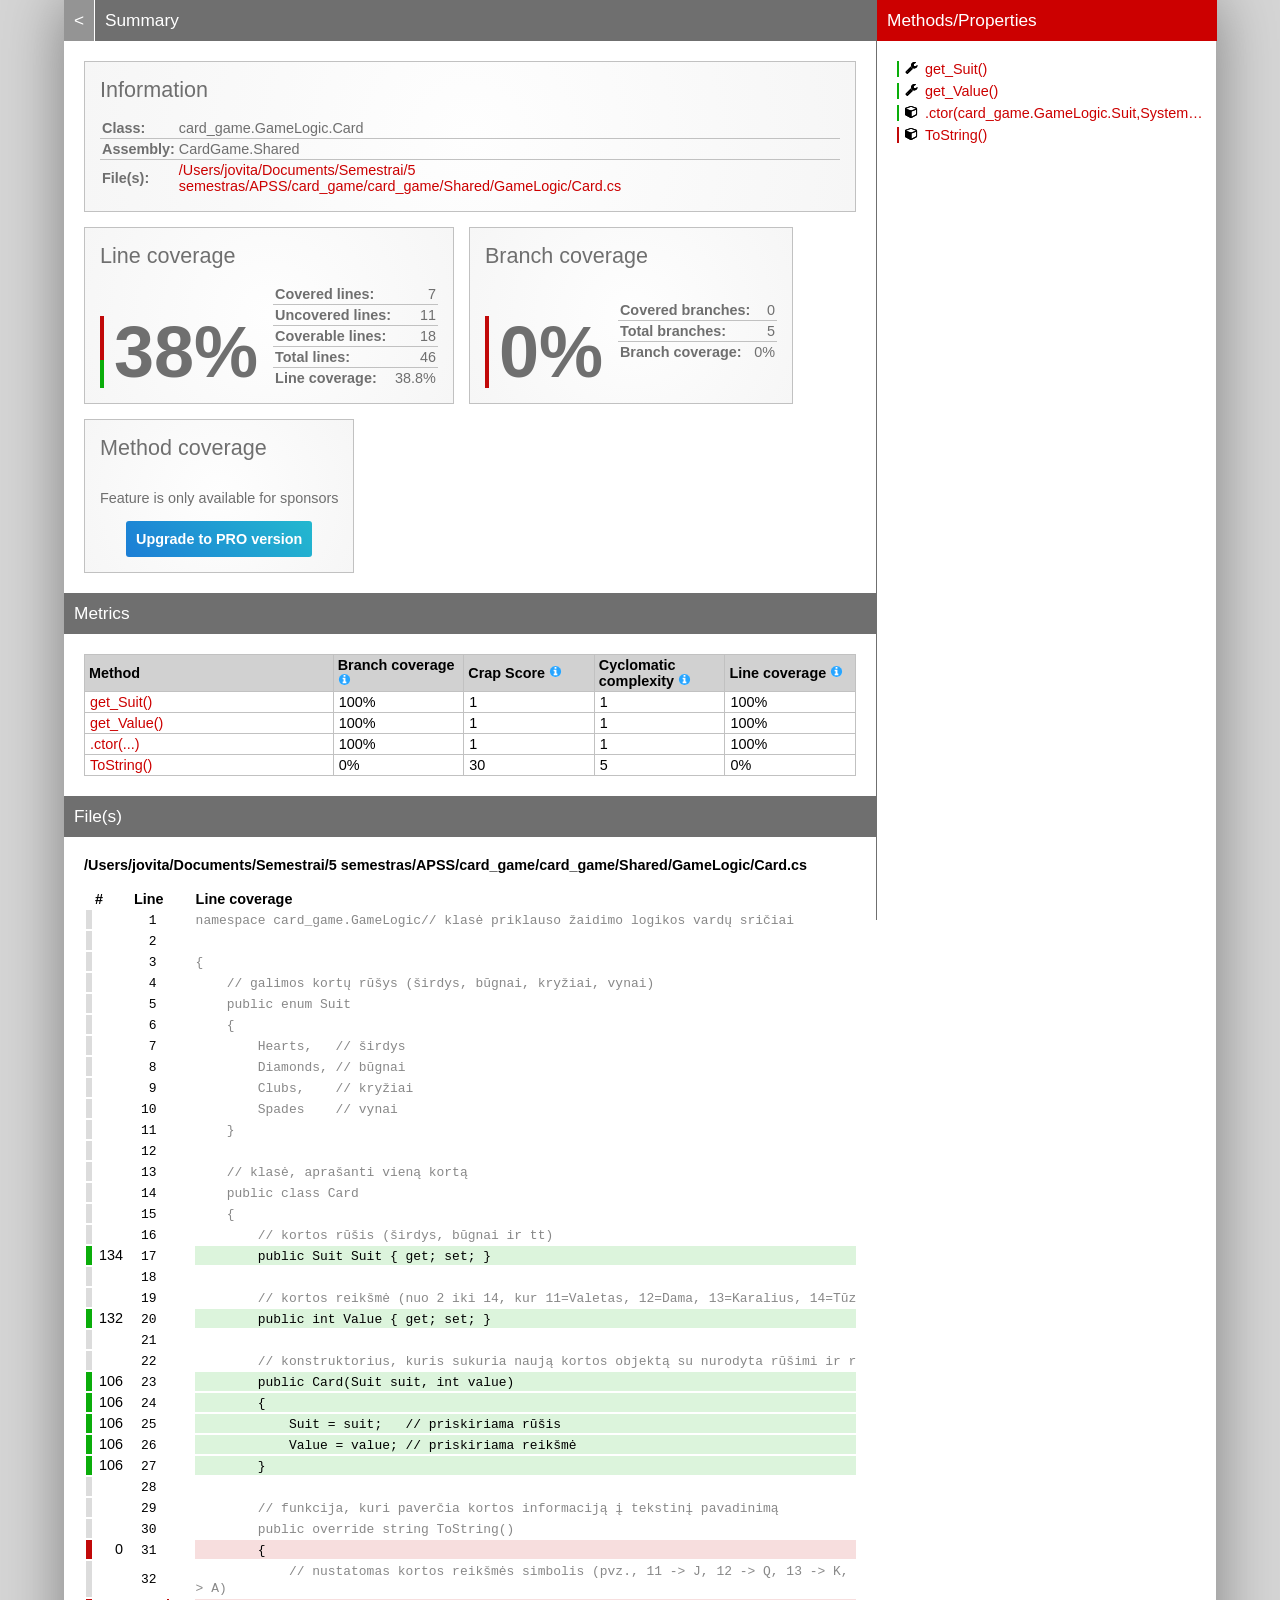
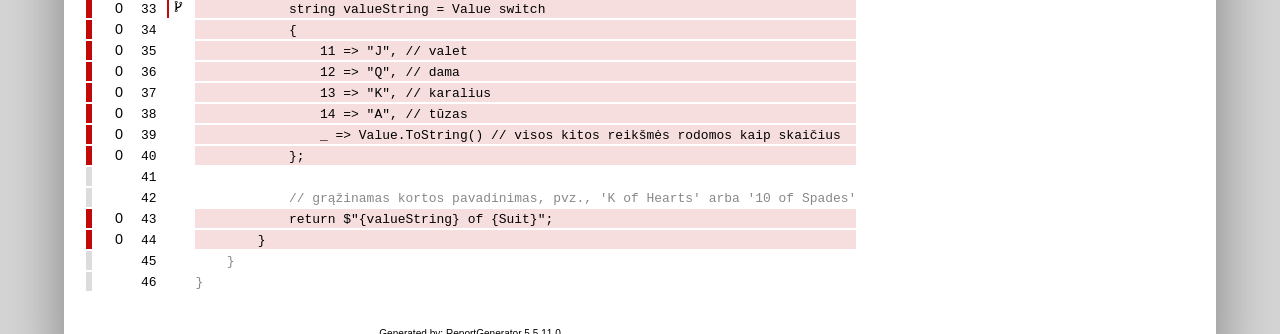
<file: CardGame.Tests/coverage-report/CardGame.Shared_Card.html>
<!DOCTYPE html>
<html>
<head>
<meta charset="utf-8" />
<meta name="viewport" content="width=device-width, initial-scale=1.0" />
<meta http-equiv="X-UA-Compatible" content="IE=EDGE,chrome=1" />
<link href="[data-uri]" rel="icon" type="image/x-icon" />
<title>card_game.GameLogic.Card - Coverage Report</title>
<link rel="stylesheet" type="text/css" href="report.css" />
</head><body><div class="container"><div class="containerleft">
<h1><a href="index.html" class="back">&lt;</a> Summary</h1>
<div class="card-group">
<div class="card">
<div class="card-header">Information</div>
<div class="card-body">
<div class="table">
<table>
<tr>
<th>Class:</th>
<td class="limit-width " title="card_game.GameLogic.Card">card_game.GameLogic.Card</td>
</tr>
<tr>
<th>Assembly:</th>
<td class="limit-width " title="CardGame.Shared">CardGame.Shared</td>
</tr>
<tr>
<th>File(s):</th>
<td class="overflow-wrap"><a href="#UsersjovitaDocumentsSemestrai5semestrasAPSScard_gamecard_gameSharedGameLogicCardcs" class="navigatetohash">/Users/jovita/Documents/Semestrai/5 semestras/APSS/card_game/card_game/Shared/GameLogic/Card.cs</a></td>
</tr>
</table>
</div>
</div>
</div>
</div>
<div class="card-group">
<div class="card">
<div class="card-header">Line coverage</div>
<div class="card-body">
<div class="large cardpercentagebar cardpercentagebar61">38%</div>
<div class="table">
<table>
<tr>
<th>Covered lines:</th>
<td class="limit-width right" title="7">7</td>
</tr>
<tr>
<th>Uncovered lines:</th>
<td class="limit-width right" title="11">11</td>
</tr>
<tr>
<th>Coverable lines:</th>
<td class="limit-width right" title="18">18</td>
</tr>
<tr>
<th>Total lines:</th>
<td class="limit-width right" title="46">46</td>
</tr>
<tr>
<th>Line coverage:</th>
<td class="limit-width right" title="7 of 18">38.8%</td>
</tr>
</table>
</div>
</div>
</div>
<div class="card">
<div class="card-header">Branch coverage</div>
<div class="card-body">
<div class="large cardpercentagebar cardpercentagebar100">0%</div>
<div class="table">
<table>
<tr>
<th>Covered branches:</th>
<td class="limit-width right" title="0">0</td>
</tr>
<tr>
<th>Total branches:</th>
<td class="limit-width right" title="5">5</td>
</tr>
<tr>
<th>Branch coverage:</th>
<td class="limit-width right" title="0 of 5">0%</td>
</tr>
</table>
</div>
</div>
</div>
<div class="card">
<div class="card-header">Method coverage</div>
<div class="card-body">
<div class="center">
<p>Feature is only available for sponsors</p>
<a class="pro-button" href="https://reportgenerator.io/pro" target="_blank">Upgrade to PRO version</a>
</div>
</div>
</div>
</div>
<h1>Metrics</h1>
<div class="table-responsive">
<table class="overview table-fixed">
<colgroup>
<col class="column-min-200" />
<col class="column105" />
<col class="column105" />
<col class="column105" />
<col class="column105" />
</colgroup>
<thead><tr><th>Method</th><th>Branch coverage <a href="https://en.wikipedia.org/wiki/Code_coverage" target="_blank"><i class="icon-info-circled"></i></a></th><th>Crap Score <a href="https://googletesting.blogspot.de/2011/02/this-code-is-crap.html" target="_blank"><i class="icon-info-circled"></i></a></th><th>Cyclomatic complexity <a href="https://en.wikipedia.org/wiki/Cyclomatic_complexity" target="_blank"><i class="icon-info-circled"></i></a></th><th>Line coverage <a href="https://en.wikipedia.org/wiki/Code_coverage" target="_blank"><i class="icon-info-circled"></i></a></th></tr></thead>
<tbody>
<tr><td title="get_Suit()"><a href="#file0_line17" class="navigatetohash">get_Suit()</a></td><td>100%</td><td>1</td><td>1</td><td>100%</td></tr>
<tr><td title="get_Value()"><a href="#file0_line20" class="navigatetohash">get_Value()</a></td><td>100%</td><td>1</td><td>1</td><td>100%</td></tr>
<tr><td title=".ctor(card_game.GameLogic.Suit,System.Int32)"><a href="#file0_line23" class="navigatetohash">.ctor(...)</a></td><td>100%</td><td>1</td><td>1</td><td>100%</td></tr>
<tr><td title="ToString()"><a href="#file0_line31" class="navigatetohash">ToString()</a></td><td>0%</td><td>30</td><td>5</td><td>0%</td></tr>
</tbody>
</table>
</div>
<h1>File(s)</h1>
<h2 id="UsersjovitaDocumentsSemestrai5semestrasAPSScard_gamecard_gameSharedGameLogicCardcs">/Users/jovita/Documents/Semestrai/5 semestras/APSS/card_game/card_game/Shared/GameLogic/Card.cs</h2>
<div class="table-responsive">
<table class="lineAnalysis">
<thead><tr><th></th><th>#</th><th>Line</th><th></th><th>Line coverage</th></tr></thead>
<tbody>
<tr class="" title="Not coverable" data-coverage="{'AllTestMethods': {'VC': '', 'LVS': 'gray'}}"><td class="gray">&nbsp;</td><td class="leftmargin rightmargin right"></td><td class="rightmargin right"><a id="file0_line1"></a><code>1</code></td><td></td><td class="lightgray"><code>namespace&nbsp;card_game.GameLogic//&nbsp;klasė&nbsp;priklauso&nbsp;žaidimo&nbsp;logikos&nbsp;vardų&nbsp;sričiai</code></td></tr>
<tr class="" title="Not coverable" data-coverage="{'AllTestMethods': {'VC': '', 'LVS': 'gray'}}"><td class="gray">&nbsp;</td><td class="leftmargin rightmargin right"></td><td class="rightmargin right"><a id="file0_line2"></a><code>2</code></td><td></td><td class="lightgray"><code></code></td></tr>
<tr class="" title="Not coverable" data-coverage="{'AllTestMethods': {'VC': '', 'LVS': 'gray'}}"><td class="gray">&nbsp;</td><td class="leftmargin rightmargin right"></td><td class="rightmargin right"><a id="file0_line3"></a><code>3</code></td><td></td><td class="lightgray"><code>{</code></td></tr>
<tr class="" title="Not coverable" data-coverage="{'AllTestMethods': {'VC': '', 'LVS': 'gray'}}"><td class="gray">&nbsp;</td><td class="leftmargin rightmargin right"></td><td class="rightmargin right"><a id="file0_line4"></a><code>4</code></td><td></td><td class="lightgray"><code>&nbsp;&nbsp;&nbsp;&nbsp;//&nbsp;galimos&nbsp;kortų&nbsp;rūšys&nbsp;(širdys,&nbsp;būgnai,&nbsp;kryžiai,&nbsp;vynai)</code></td></tr>
<tr class="" title="Not coverable" data-coverage="{'AllTestMethods': {'VC': '', 'LVS': 'gray'}}"><td class="gray">&nbsp;</td><td class="leftmargin rightmargin right"></td><td class="rightmargin right"><a id="file0_line5"></a><code>5</code></td><td></td><td class="lightgray"><code>&nbsp;&nbsp;&nbsp;&nbsp;public&nbsp;enum&nbsp;Suit</code></td></tr>
<tr class="" title="Not coverable" data-coverage="{'AllTestMethods': {'VC': '', 'LVS': 'gray'}}"><td class="gray">&nbsp;</td><td class="leftmargin rightmargin right"></td><td class="rightmargin right"><a id="file0_line6"></a><code>6</code></td><td></td><td class="lightgray"><code>&nbsp;&nbsp;&nbsp;&nbsp;{</code></td></tr>
<tr class="" title="Not coverable" data-coverage="{'AllTestMethods': {'VC': '', 'LVS': 'gray'}}"><td class="gray">&nbsp;</td><td class="leftmargin rightmargin right"></td><td class="rightmargin right"><a id="file0_line7"></a><code>7</code></td><td></td><td class="lightgray"><code>&nbsp;&nbsp;&nbsp;&nbsp;&nbsp;&nbsp;&nbsp;&nbsp;Hearts,&nbsp;&nbsp;&nbsp;//&nbsp;širdys</code></td></tr>
<tr class="" title="Not coverable" data-coverage="{'AllTestMethods': {'VC': '', 'LVS': 'gray'}}"><td class="gray">&nbsp;</td><td class="leftmargin rightmargin right"></td><td class="rightmargin right"><a id="file0_line8"></a><code>8</code></td><td></td><td class="lightgray"><code>&nbsp;&nbsp;&nbsp;&nbsp;&nbsp;&nbsp;&nbsp;&nbsp;Diamonds,&nbsp;//&nbsp;būgnai</code></td></tr>
<tr class="" title="Not coverable" data-coverage="{'AllTestMethods': {'VC': '', 'LVS': 'gray'}}"><td class="gray">&nbsp;</td><td class="leftmargin rightmargin right"></td><td class="rightmargin right"><a id="file0_line9"></a><code>9</code></td><td></td><td class="lightgray"><code>&nbsp;&nbsp;&nbsp;&nbsp;&nbsp;&nbsp;&nbsp;&nbsp;Clubs,&nbsp;&nbsp;&nbsp;&nbsp;//&nbsp;kryžiai</code></td></tr>
<tr class="" title="Not coverable" data-coverage="{'AllTestMethods': {'VC': '', 'LVS': 'gray'}}"><td class="gray">&nbsp;</td><td class="leftmargin rightmargin right"></td><td class="rightmargin right"><a id="file0_line10"></a><code>10</code></td><td></td><td class="lightgray"><code>&nbsp;&nbsp;&nbsp;&nbsp;&nbsp;&nbsp;&nbsp;&nbsp;Spades&nbsp;&nbsp;&nbsp;&nbsp;//&nbsp;vynai</code></td></tr>
<tr class="" title="Not coverable" data-coverage="{'AllTestMethods': {'VC': '', 'LVS': 'gray'}}"><td class="gray">&nbsp;</td><td class="leftmargin rightmargin right"></td><td class="rightmargin right"><a id="file0_line11"></a><code>11</code></td><td></td><td class="lightgray"><code>&nbsp;&nbsp;&nbsp;&nbsp;}</code></td></tr>
<tr class="" title="Not coverable" data-coverage="{'AllTestMethods': {'VC': '', 'LVS': 'gray'}}"><td class="gray">&nbsp;</td><td class="leftmargin rightmargin right"></td><td class="rightmargin right"><a id="file0_line12"></a><code>12</code></td><td></td><td class="lightgray"><code></code></td></tr>
<tr class="" title="Not coverable" data-coverage="{'AllTestMethods': {'VC': '', 'LVS': 'gray'}}"><td class="gray">&nbsp;</td><td class="leftmargin rightmargin right"></td><td class="rightmargin right"><a id="file0_line13"></a><code>13</code></td><td></td><td class="lightgray"><code>&nbsp;&nbsp;&nbsp;&nbsp;//&nbsp;klasė,&nbsp;aprašanti&nbsp;vieną&nbsp;kortą</code></td></tr>
<tr class="" title="Not coverable" data-coverage="{'AllTestMethods': {'VC': '', 'LVS': 'gray'}}"><td class="gray">&nbsp;</td><td class="leftmargin rightmargin right"></td><td class="rightmargin right"><a id="file0_line14"></a><code>14</code></td><td></td><td class="lightgray"><code>&nbsp;&nbsp;&nbsp;&nbsp;public&nbsp;class&nbsp;Card</code></td></tr>
<tr class="" title="Not coverable" data-coverage="{'AllTestMethods': {'VC': '', 'LVS': 'gray'}}"><td class="gray">&nbsp;</td><td class="leftmargin rightmargin right"></td><td class="rightmargin right"><a id="file0_line15"></a><code>15</code></td><td></td><td class="lightgray"><code>&nbsp;&nbsp;&nbsp;&nbsp;{</code></td></tr>
<tr class="" title="Not coverable" data-coverage="{'AllTestMethods': {'VC': '', 'LVS': 'gray'}}"><td class="gray">&nbsp;</td><td class="leftmargin rightmargin right"></td><td class="rightmargin right"><a id="file0_line16"></a><code>16</code></td><td></td><td class="lightgray"><code>&nbsp;&nbsp;&nbsp;&nbsp;&nbsp;&nbsp;&nbsp;&nbsp;//&nbsp;kortos&nbsp;rūšis&nbsp;(širdys,&nbsp;būgnai&nbsp;ir&nbsp;tt)</code></td></tr>
<tr class="coverableline" title="Covered (134 visits)" data-coverage="{'AllTestMethods': {'VC': '134', 'LVS': 'green'}}"><td class="green">&nbsp;</td><td class="leftmargin rightmargin right">134</td><td class="rightmargin right"><a id="file0_line17"></a><code>17</code></td><td></td><td class="lightgreen"><code>&nbsp;&nbsp;&nbsp;&nbsp;&nbsp;&nbsp;&nbsp;&nbsp;public&nbsp;Suit&nbsp;Suit&nbsp;{&nbsp;get;&nbsp;set;&nbsp;}</code></td></tr>
<tr class="" title="Not coverable" data-coverage="{'AllTestMethods': {'VC': '', 'LVS': 'gray'}}"><td class="gray">&nbsp;</td><td class="leftmargin rightmargin right"></td><td class="rightmargin right"><a id="file0_line18"></a><code>18</code></td><td></td><td class="lightgray"><code></code></td></tr>
<tr class="" title="Not coverable" data-coverage="{'AllTestMethods': {'VC': '', 'LVS': 'gray'}}"><td class="gray">&nbsp;</td><td class="leftmargin rightmargin right"></td><td class="rightmargin right"><a id="file0_line19"></a><code>19</code></td><td></td><td class="lightgray"><code>&nbsp;&nbsp;&nbsp;&nbsp;&nbsp;&nbsp;&nbsp;&nbsp;//&nbsp;kortos&nbsp;reikšmė&nbsp;(nuo&nbsp;2&nbsp;iki&nbsp;14,&nbsp;kur&nbsp;11=Valetas,&nbsp;12=Dama,&nbsp;13=Karalius,&nbsp;14=Tūzas)</code></td></tr>
<tr class="coverableline" title="Covered (132 visits)" data-coverage="{'AllTestMethods': {'VC': '132', 'LVS': 'green'}}"><td class="green">&nbsp;</td><td class="leftmargin rightmargin right">132</td><td class="rightmargin right"><a id="file0_line20"></a><code>20</code></td><td></td><td class="lightgreen"><code>&nbsp;&nbsp;&nbsp;&nbsp;&nbsp;&nbsp;&nbsp;&nbsp;public&nbsp;int&nbsp;Value&nbsp;{&nbsp;get;&nbsp;set;&nbsp;}</code></td></tr>
<tr class="" title="Not coverable" data-coverage="{'AllTestMethods': {'VC': '', 'LVS': 'gray'}}"><td class="gray">&nbsp;</td><td class="leftmargin rightmargin right"></td><td class="rightmargin right"><a id="file0_line21"></a><code>21</code></td><td></td><td class="lightgray"><code></code></td></tr>
<tr class="" title="Not coverable" data-coverage="{'AllTestMethods': {'VC': '', 'LVS': 'gray'}}"><td class="gray">&nbsp;</td><td class="leftmargin rightmargin right"></td><td class="rightmargin right"><a id="file0_line22"></a><code>22</code></td><td></td><td class="lightgray"><code>&nbsp;&nbsp;&nbsp;&nbsp;&nbsp;&nbsp;&nbsp;&nbsp;//&nbsp;konstruktorius,&nbsp;kuris&nbsp;sukuria&nbsp;naują&nbsp;kortos&nbsp;objektą&nbsp;su&nbsp;nurodyta&nbsp;rūšimi&nbsp;ir&nbsp;reikšme</code></td></tr>
<tr class="coverableline" title="Covered (106 visits)" data-coverage="{'AllTestMethods': {'VC': '106', 'LVS': 'green'}}"><td class="green">&nbsp;</td><td class="leftmargin rightmargin right">106</td><td class="rightmargin right"><a id="file0_line23"></a><code>23</code></td><td></td><td class="lightgreen"><code>&nbsp;&nbsp;&nbsp;&nbsp;&nbsp;&nbsp;&nbsp;&nbsp;public&nbsp;Card(Suit&nbsp;suit,&nbsp;int&nbsp;value)</code></td></tr>
<tr class="coverableline" title="Covered (106 visits)" data-coverage="{'AllTestMethods': {'VC': '106', 'LVS': 'green'}}"><td class="green">&nbsp;</td><td class="leftmargin rightmargin right">106</td><td class="rightmargin right"><a id="file0_line24"></a><code>24</code></td><td></td><td class="lightgreen"><code>&nbsp;&nbsp;&nbsp;&nbsp;&nbsp;&nbsp;&nbsp;&nbsp;{</code></td></tr>
<tr class="coverableline" title="Covered (106 visits)" data-coverage="{'AllTestMethods': {'VC': '106', 'LVS': 'green'}}"><td class="green">&nbsp;</td><td class="leftmargin rightmargin right">106</td><td class="rightmargin right"><a id="file0_line25"></a><code>25</code></td><td></td><td class="lightgreen"><code>&nbsp;&nbsp;&nbsp;&nbsp;&nbsp;&nbsp;&nbsp;&nbsp;&nbsp;&nbsp;&nbsp;&nbsp;Suit&nbsp;=&nbsp;suit;&nbsp;&nbsp;&nbsp;//&nbsp;priskiriama&nbsp;rūšis</code></td></tr>
<tr class="coverableline" title="Covered (106 visits)" data-coverage="{'AllTestMethods': {'VC': '106', 'LVS': 'green'}}"><td class="green">&nbsp;</td><td class="leftmargin rightmargin right">106</td><td class="rightmargin right"><a id="file0_line26"></a><code>26</code></td><td></td><td class="lightgreen"><code>&nbsp;&nbsp;&nbsp;&nbsp;&nbsp;&nbsp;&nbsp;&nbsp;&nbsp;&nbsp;&nbsp;&nbsp;Value&nbsp;=&nbsp;value;&nbsp;//&nbsp;priskiriama&nbsp;reikšmė</code></td></tr>
<tr class="coverableline" title="Covered (106 visits)" data-coverage="{'AllTestMethods': {'VC': '106', 'LVS': 'green'}}"><td class="green">&nbsp;</td><td class="leftmargin rightmargin right">106</td><td class="rightmargin right"><a id="file0_line27"></a><code>27</code></td><td></td><td class="lightgreen"><code>&nbsp;&nbsp;&nbsp;&nbsp;&nbsp;&nbsp;&nbsp;&nbsp;}</code></td></tr>
<tr class="" title="Not coverable" data-coverage="{'AllTestMethods': {'VC': '', 'LVS': 'gray'}}"><td class="gray">&nbsp;</td><td class="leftmargin rightmargin right"></td><td class="rightmargin right"><a id="file0_line28"></a><code>28</code></td><td></td><td class="lightgray"><code></code></td></tr>
<tr class="" title="Not coverable" data-coverage="{'AllTestMethods': {'VC': '', 'LVS': 'gray'}}"><td class="gray">&nbsp;</td><td class="leftmargin rightmargin right"></td><td class="rightmargin right"><a id="file0_line29"></a><code>29</code></td><td></td><td class="lightgray"><code>&nbsp;&nbsp;&nbsp;&nbsp;&nbsp;&nbsp;&nbsp;&nbsp;//&nbsp;funkcija,&nbsp;kuri&nbsp;paverčia&nbsp;kortos&nbsp;informaciją&nbsp;į&nbsp;tekstinį&nbsp;pavadinimą</code></td></tr>
<tr class="" title="Not coverable" data-coverage="{'AllTestMethods': {'VC': '', 'LVS': 'gray'}}"><td class="gray">&nbsp;</td><td class="leftmargin rightmargin right"></td><td class="rightmargin right"><a id="file0_line30"></a><code>30</code></td><td></td><td class="lightgray"><code>&nbsp;&nbsp;&nbsp;&nbsp;&nbsp;&nbsp;&nbsp;&nbsp;public&nbsp;override&nbsp;string&nbsp;ToString()</code></td></tr>
<tr class="coverableline" title="Not covered (0 visits)" data-coverage="{'AllTestMethods': {'VC': '0', 'LVS': 'red'}}"><td class="red">&nbsp;</td><td class="leftmargin rightmargin right">0</td><td class="rightmargin right"><a id="file0_line31"></a><code>31</code></td><td></td><td class="lightred"><code>&nbsp;&nbsp;&nbsp;&nbsp;&nbsp;&nbsp;&nbsp;&nbsp;{</code></td></tr>
<tr class="" title="Not coverable" data-coverage="{'AllTestMethods': {'VC': '', 'LVS': 'gray'}}"><td class="gray">&nbsp;</td><td class="leftmargin rightmargin right"></td><td class="rightmargin right"><a id="file0_line32"></a><code>32</code></td><td></td><td class="lightgray"><code>&nbsp;&nbsp;&nbsp;&nbsp;&nbsp;&nbsp;&nbsp;&nbsp;&nbsp;&nbsp;&nbsp;&nbsp;//&nbsp;nustatomas&nbsp;kortos&nbsp;reikšmės&nbsp;simbolis&nbsp;(pvz.,&nbsp;11&nbsp;-&gt;&nbsp;J,&nbsp;12&nbsp;-&gt;&nbsp;Q,&nbsp;13&nbsp;-&gt;&nbsp;K,&nbsp;14&nbsp;-&gt;&nbsp;A)</code></td></tr>
<tr class="coverableline" title="Not covered (0 visits, 0 of 5 branches are covered)" data-coverage="{'AllTestMethods': {'VC': '0', 'LVS': 'red'}}"><td class="red">&nbsp;</td><td class="leftmargin rightmargin right">0</td><td class="rightmargin right"><a id="file0_line33"></a><code>33</code></td><td class="percentagebar percentagebar0"><i class="icon-fork"></i></td><td class="lightred"><code>&nbsp;&nbsp;&nbsp;&nbsp;&nbsp;&nbsp;&nbsp;&nbsp;&nbsp;&nbsp;&nbsp;&nbsp;string&nbsp;valueString&nbsp;=&nbsp;Value&nbsp;switch</code></td></tr>
<tr class="coverableline" title="Not covered (0 visits)" data-coverage="{'AllTestMethods': {'VC': '0', 'LVS': 'red'}}"><td class="red">&nbsp;</td><td class="leftmargin rightmargin right">0</td><td class="rightmargin right"><a id="file0_line34"></a><code>34</code></td><td></td><td class="lightred"><code>&nbsp;&nbsp;&nbsp;&nbsp;&nbsp;&nbsp;&nbsp;&nbsp;&nbsp;&nbsp;&nbsp;&nbsp;{</code></td></tr>
<tr class="coverableline" title="Not covered (0 visits)" data-coverage="{'AllTestMethods': {'VC': '0', 'LVS': 'red'}}"><td class="red">&nbsp;</td><td class="leftmargin rightmargin right">0</td><td class="rightmargin right"><a id="file0_line35"></a><code>35</code></td><td></td><td class="lightred"><code>&nbsp;&nbsp;&nbsp;&nbsp;&nbsp;&nbsp;&nbsp;&nbsp;&nbsp;&nbsp;&nbsp;&nbsp;&nbsp;&nbsp;&nbsp;&nbsp;11&nbsp;=&gt;&nbsp;&quot;J&quot;,&nbsp;//&nbsp;valet</code></td></tr>
<tr class="coverableline" title="Not covered (0 visits)" data-coverage="{'AllTestMethods': {'VC': '0', 'LVS': 'red'}}"><td class="red">&nbsp;</td><td class="leftmargin rightmargin right">0</td><td class="rightmargin right"><a id="file0_line36"></a><code>36</code></td><td></td><td class="lightred"><code>&nbsp;&nbsp;&nbsp;&nbsp;&nbsp;&nbsp;&nbsp;&nbsp;&nbsp;&nbsp;&nbsp;&nbsp;&nbsp;&nbsp;&nbsp;&nbsp;12&nbsp;=&gt;&nbsp;&quot;Q&quot;,&nbsp;//&nbsp;dama</code></td></tr>
<tr class="coverableline" title="Not covered (0 visits)" data-coverage="{'AllTestMethods': {'VC': '0', 'LVS': 'red'}}"><td class="red">&nbsp;</td><td class="leftmargin rightmargin right">0</td><td class="rightmargin right"><a id="file0_line37"></a><code>37</code></td><td></td><td class="lightred"><code>&nbsp;&nbsp;&nbsp;&nbsp;&nbsp;&nbsp;&nbsp;&nbsp;&nbsp;&nbsp;&nbsp;&nbsp;&nbsp;&nbsp;&nbsp;&nbsp;13&nbsp;=&gt;&nbsp;&quot;K&quot;,&nbsp;//&nbsp;karalius</code></td></tr>
<tr class="coverableline" title="Not covered (0 visits)" data-coverage="{'AllTestMethods': {'VC': '0', 'LVS': 'red'}}"><td class="red">&nbsp;</td><td class="leftmargin rightmargin right">0</td><td class="rightmargin right"><a id="file0_line38"></a><code>38</code></td><td></td><td class="lightred"><code>&nbsp;&nbsp;&nbsp;&nbsp;&nbsp;&nbsp;&nbsp;&nbsp;&nbsp;&nbsp;&nbsp;&nbsp;&nbsp;&nbsp;&nbsp;&nbsp;14&nbsp;=&gt;&nbsp;&quot;A&quot;,&nbsp;//&nbsp;tūzas</code></td></tr>
<tr class="coverableline" title="Not covered (0 visits)" data-coverage="{'AllTestMethods': {'VC': '0', 'LVS': 'red'}}"><td class="red">&nbsp;</td><td class="leftmargin rightmargin right">0</td><td class="rightmargin right"><a id="file0_line39"></a><code>39</code></td><td></td><td class="lightred"><code>&nbsp;&nbsp;&nbsp;&nbsp;&nbsp;&nbsp;&nbsp;&nbsp;&nbsp;&nbsp;&nbsp;&nbsp;&nbsp;&nbsp;&nbsp;&nbsp;_&nbsp;=&gt;&nbsp;Value.ToString()&nbsp;//&nbsp;visos&nbsp;kitos&nbsp;reikšmės&nbsp;rodomos&nbsp;kaip&nbsp;skaičius</code></td></tr>
<tr class="coverableline" title="Not covered (0 visits)" data-coverage="{'AllTestMethods': {'VC': '0', 'LVS': 'red'}}"><td class="red">&nbsp;</td><td class="leftmargin rightmargin right">0</td><td class="rightmargin right"><a id="file0_line40"></a><code>40</code></td><td></td><td class="lightred"><code>&nbsp;&nbsp;&nbsp;&nbsp;&nbsp;&nbsp;&nbsp;&nbsp;&nbsp;&nbsp;&nbsp;&nbsp;};</code></td></tr>
<tr class="" title="Not coverable" data-coverage="{'AllTestMethods': {'VC': '', 'LVS': 'gray'}}"><td class="gray">&nbsp;</td><td class="leftmargin rightmargin right"></td><td class="rightmargin right"><a id="file0_line41"></a><code>41</code></td><td></td><td class="lightgray"><code></code></td></tr>
<tr class="" title="Not coverable" data-coverage="{'AllTestMethods': {'VC': '', 'LVS': 'gray'}}"><td class="gray">&nbsp;</td><td class="leftmargin rightmargin right"></td><td class="rightmargin right"><a id="file0_line42"></a><code>42</code></td><td></td><td class="lightgray"><code>&nbsp;&nbsp;&nbsp;&nbsp;&nbsp;&nbsp;&nbsp;&nbsp;&nbsp;&nbsp;&nbsp;&nbsp;//&nbsp;grąžinamas&nbsp;kortos&nbsp;pavadinimas,&nbsp;pvz.,&nbsp;&#39;K&nbsp;of&nbsp;Hearts&#39;&nbsp;arba&nbsp;&#39;10&nbsp;of&nbsp;Spades&#39;</code></td></tr>
<tr class="coverableline" title="Not covered (0 visits)" data-coverage="{'AllTestMethods': {'VC': '0', 'LVS': 'red'}}"><td class="red">&nbsp;</td><td class="leftmargin rightmargin right">0</td><td class="rightmargin right"><a id="file0_line43"></a><code>43</code></td><td></td><td class="lightred"><code>&nbsp;&nbsp;&nbsp;&nbsp;&nbsp;&nbsp;&nbsp;&nbsp;&nbsp;&nbsp;&nbsp;&nbsp;return&nbsp;$&quot;{valueString}&nbsp;of&nbsp;{Suit}&quot;;</code></td></tr>
<tr class="coverableline" title="Not covered (0 visits)" data-coverage="{'AllTestMethods': {'VC': '0', 'LVS': 'red'}}"><td class="red">&nbsp;</td><td class="leftmargin rightmargin right">0</td><td class="rightmargin right"><a id="file0_line44"></a><code>44</code></td><td></td><td class="lightred"><code>&nbsp;&nbsp;&nbsp;&nbsp;&nbsp;&nbsp;&nbsp;&nbsp;}</code></td></tr>
<tr class="" title="Not coverable" data-coverage="{'AllTestMethods': {'VC': '', 'LVS': 'gray'}}"><td class="gray">&nbsp;</td><td class="leftmargin rightmargin right"></td><td class="rightmargin right"><a id="file0_line45"></a><code>45</code></td><td></td><td class="lightgray"><code>&nbsp;&nbsp;&nbsp;&nbsp;}</code></td></tr>
<tr class="" title="Not coverable" data-coverage="{'AllTestMethods': {'VC': '', 'LVS': 'gray'}}"><td class="gray">&nbsp;</td><td class="leftmargin rightmargin right"></td><td class="rightmargin right"><a id="file0_line46"></a><code>46</code></td><td></td><td class="lightgray"><code>}</code></td></tr>
</tbody>
</table>
</div>
<div class="footer">Generated by: ReportGenerator 5.5.11.0<br />10/20/2026 - 7:17:03 PM<br /><a href="https://github.com/danielpalme/ReportGenerator">GitHub</a> | <a href="https://reportgenerator.io">reportgenerator.io</a></div></div>
<div class="containerright">
<div class="containerrightfixed">
<h1>Methods/Properties</h1>
<a href="#file0_line17" class="navigatetohash percentagebar percentagebar100" title="Line coverage: 100% - get_Suit()"><i class="icon-wrench"></i>get_Suit()</a><br />
<a href="#file0_line20" class="navigatetohash percentagebar percentagebar100" title="Line coverage: 100% - get_Value()"><i class="icon-wrench"></i>get_Value()</a><br />
<a href="#file0_line23" class="navigatetohash percentagebar percentagebar100" title="Line coverage: 100% - .ctor(card_game.GameLogic.Suit,System.Int32)"><i class="icon-cube"></i>.ctor(card_game.GameLogic.Suit,System.Int32)</a><br />
<a href="#file0_line31" class="navigatetohash percentagebar percentagebar0" title="Line coverage: 0% - ToString()"><i class="icon-cube"></i>ToString()</a><br />
<br/></div>
</div></div>
<script type="text/javascript" src="class.js"></script>
</body></html>
</file>
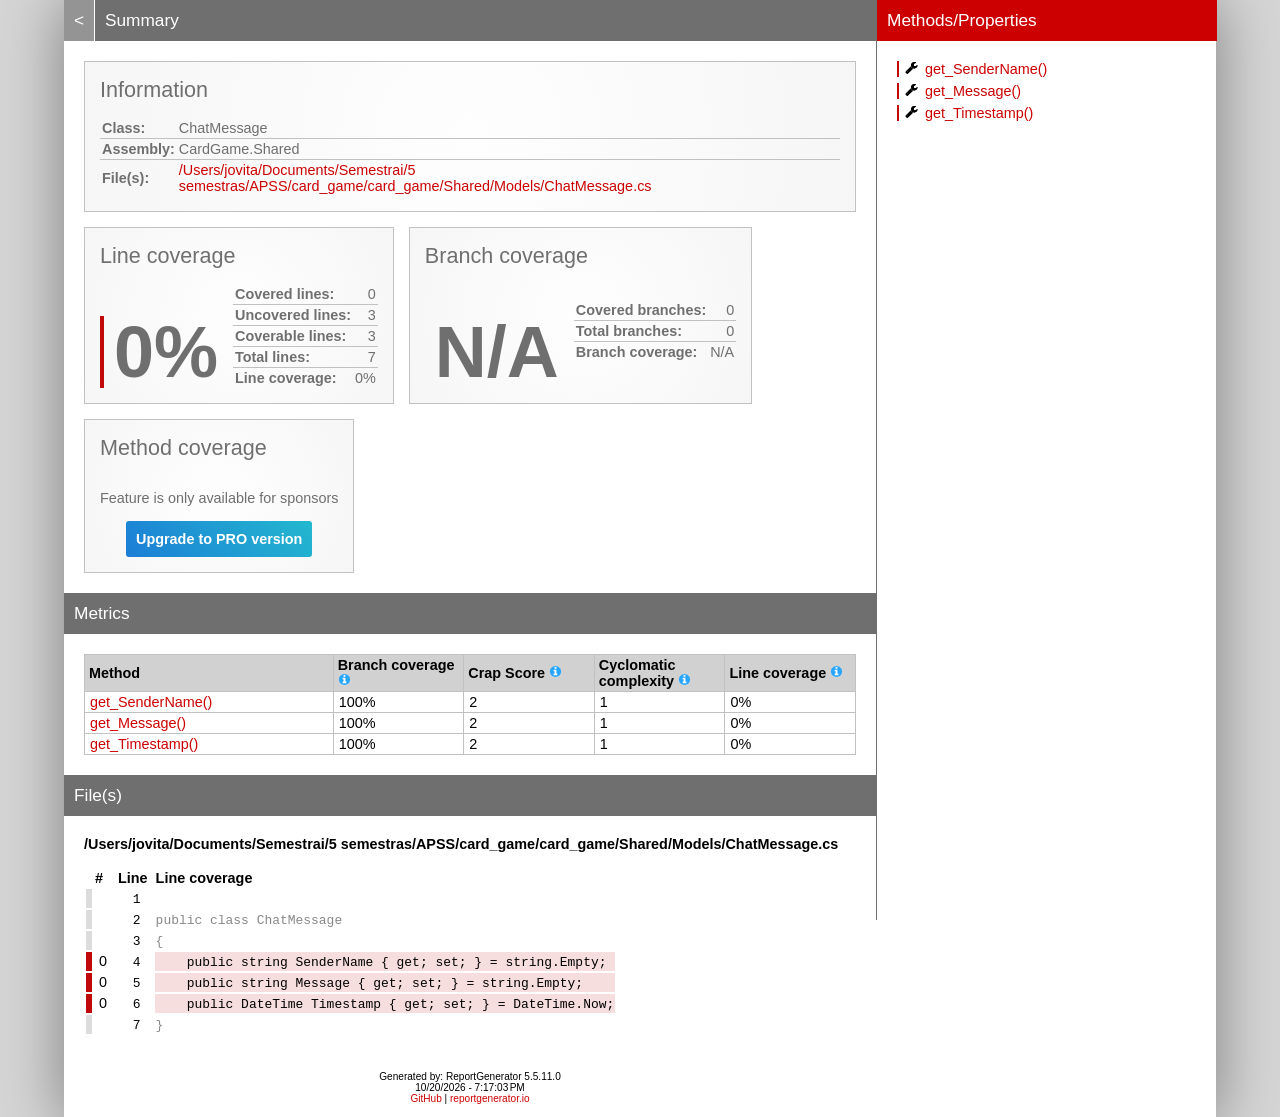
<file: CardGame.Tests/coverage-report/CardGame.Shared_ChatMessage.html>
<!DOCTYPE html>
<html>
<head>
<meta charset="utf-8" />
<meta name="viewport" content="width=device-width, initial-scale=1.0" />
<meta http-equiv="X-UA-Compatible" content="IE=EDGE,chrome=1" />
<link href="[data-uri]" rel="icon" type="image/x-icon" />
<title>ChatMessage - Coverage Report</title>
<link rel="stylesheet" type="text/css" href="report.css" />
</head><body><div class="container"><div class="containerleft">
<h1><a href="index.html" class="back">&lt;</a> Summary</h1>
<div class="card-group">
<div class="card">
<div class="card-header">Information</div>
<div class="card-body">
<div class="table">
<table>
<tr>
<th>Class:</th>
<td class="limit-width " title="ChatMessage">ChatMessage</td>
</tr>
<tr>
<th>Assembly:</th>
<td class="limit-width " title="CardGame.Shared">CardGame.Shared</td>
</tr>
<tr>
<th>File(s):</th>
<td class="overflow-wrap"><a href="#UsersjovitaDocumentsSemestrai5semestrasAPSScard_gamecard_gameSharedModelsChatMessagecs" class="navigatetohash">/Users/jovita/Documents/Semestrai/5 semestras/APSS/card_game/card_game/Shared/Models/ChatMessage.cs</a></td>
</tr>
</table>
</div>
</div>
</div>
</div>
<div class="card-group">
<div class="card">
<div class="card-header">Line coverage</div>
<div class="card-body">
<div class="large cardpercentagebar cardpercentagebar100">0%</div>
<div class="table">
<table>
<tr>
<th>Covered lines:</th>
<td class="limit-width right" title="0">0</td>
</tr>
<tr>
<th>Uncovered lines:</th>
<td class="limit-width right" title="3">3</td>
</tr>
<tr>
<th>Coverable lines:</th>
<td class="limit-width right" title="3">3</td>
</tr>
<tr>
<th>Total lines:</th>
<td class="limit-width right" title="7">7</td>
</tr>
<tr>
<th>Line coverage:</th>
<td class="limit-width right" title="0 of 3">0%</td>
</tr>
</table>
</div>
</div>
</div>
<div class="card">
<div class="card-header">Branch coverage</div>
<div class="card-body">
<div class="large">N/A</div>
<div class="table">
<table>
<tr>
<th>Covered branches:</th>
<td class="limit-width right" title="0">0</td>
</tr>
<tr>
<th>Total branches:</th>
<td class="limit-width right" title="0">0</td>
</tr>
<tr>
<th>Branch coverage:</th>
<td class="limit-width right" title="N/A">N/A</td>
</tr>
</table>
</div>
</div>
</div>
<div class="card">
<div class="card-header">Method coverage</div>
<div class="card-body">
<div class="center">
<p>Feature is only available for sponsors</p>
<a class="pro-button" href="https://reportgenerator.io/pro" target="_blank">Upgrade to PRO version</a>
</div>
</div>
</div>
</div>
<h1>Metrics</h1>
<div class="table-responsive">
<table class="overview table-fixed">
<colgroup>
<col class="column-min-200" />
<col class="column105" />
<col class="column105" />
<col class="column105" />
<col class="column105" />
</colgroup>
<thead><tr><th>Method</th><th>Branch coverage <a href="https://en.wikipedia.org/wiki/Code_coverage" target="_blank"><i class="icon-info-circled"></i></a></th><th>Crap Score <a href="https://googletesting.blogspot.de/2011/02/this-code-is-crap.html" target="_blank"><i class="icon-info-circled"></i></a></th><th>Cyclomatic complexity <a href="https://en.wikipedia.org/wiki/Cyclomatic_complexity" target="_blank"><i class="icon-info-circled"></i></a></th><th>Line coverage <a href="https://en.wikipedia.org/wiki/Code_coverage" target="_blank"><i class="icon-info-circled"></i></a></th></tr></thead>
<tbody>
<tr><td title="get_SenderName()"><a href="#file0_line4" class="navigatetohash">get_SenderName()</a></td><td>100%</td><td>2</td><td>1</td><td>0%</td></tr>
<tr><td title="get_Message()"><a href="#file0_line5" class="navigatetohash">get_Message()</a></td><td>100%</td><td>2</td><td>1</td><td>0%</td></tr>
<tr><td title="get_Timestamp()"><a href="#file0_line6" class="navigatetohash">get_Timestamp()</a></td><td>100%</td><td>2</td><td>1</td><td>0%</td></tr>
</tbody>
</table>
</div>
<h1>File(s)</h1>
<h2 id="UsersjovitaDocumentsSemestrai5semestrasAPSScard_gamecard_gameSharedModelsChatMessagecs">/Users/jovita/Documents/Semestrai/5 semestras/APSS/card_game/card_game/Shared/Models/ChatMessage.cs</h2>
<div class="table-responsive">
<table class="lineAnalysis">
<thead><tr><th></th><th>#</th><th>Line</th><th></th><th>Line coverage</th></tr></thead>
<tbody>
<tr class="" title="Not coverable" data-coverage="{'AllTestMethods': {'VC': '', 'LVS': 'gray'}}"><td class="gray">&nbsp;</td><td class="leftmargin rightmargin right"></td><td class="rightmargin right"><a id="file0_line1"></a><code>1</code></td><td></td><td class="lightgray"><code></code></td></tr>
<tr class="" title="Not coverable" data-coverage="{'AllTestMethods': {'VC': '', 'LVS': 'gray'}}"><td class="gray">&nbsp;</td><td class="leftmargin rightmargin right"></td><td class="rightmargin right"><a id="file0_line2"></a><code>2</code></td><td></td><td class="lightgray"><code>public&nbsp;class&nbsp;ChatMessage</code></td></tr>
<tr class="" title="Not coverable" data-coverage="{'AllTestMethods': {'VC': '', 'LVS': 'gray'}}"><td class="gray">&nbsp;</td><td class="leftmargin rightmargin right"></td><td class="rightmargin right"><a id="file0_line3"></a><code>3</code></td><td></td><td class="lightgray"><code>{</code></td></tr>
<tr class="coverableline" title="Not covered (0 visits)" data-coverage="{'AllTestMethods': {'VC': '0', 'LVS': 'red'}}"><td class="red">&nbsp;</td><td class="leftmargin rightmargin right">0</td><td class="rightmargin right"><a id="file0_line4"></a><code>4</code></td><td></td><td class="lightred"><code>&nbsp;&nbsp;&nbsp;&nbsp;public&nbsp;string&nbsp;SenderName&nbsp;{&nbsp;get;&nbsp;set;&nbsp;}&nbsp;=&nbsp;string.Empty;</code></td></tr>
<tr class="coverableline" title="Not covered (0 visits)" data-coverage="{'AllTestMethods': {'VC': '0', 'LVS': 'red'}}"><td class="red">&nbsp;</td><td class="leftmargin rightmargin right">0</td><td class="rightmargin right"><a id="file0_line5"></a><code>5</code></td><td></td><td class="lightred"><code>&nbsp;&nbsp;&nbsp;&nbsp;public&nbsp;string&nbsp;Message&nbsp;{&nbsp;get;&nbsp;set;&nbsp;}&nbsp;=&nbsp;string.Empty;</code></td></tr>
<tr class="coverableline" title="Not covered (0 visits)" data-coverage="{'AllTestMethods': {'VC': '0', 'LVS': 'red'}}"><td class="red">&nbsp;</td><td class="leftmargin rightmargin right">0</td><td class="rightmargin right"><a id="file0_line6"></a><code>6</code></td><td></td><td class="lightred"><code>&nbsp;&nbsp;&nbsp;&nbsp;public&nbsp;DateTime&nbsp;Timestamp&nbsp;{&nbsp;get;&nbsp;set;&nbsp;}&nbsp;=&nbsp;DateTime.Now;</code></td></tr>
<tr class="" title="Not coverable" data-coverage="{'AllTestMethods': {'VC': '', 'LVS': 'gray'}}"><td class="gray">&nbsp;</td><td class="leftmargin rightmargin right"></td><td class="rightmargin right"><a id="file0_line7"></a><code>7</code></td><td></td><td class="lightgray"><code>}</code></td></tr>
</tbody>
</table>
</div>
<div class="footer">Generated by: ReportGenerator 5.5.11.0<br />10/20/2026 - 7:17:03 PM<br /><a href="https://github.com/danielpalme/ReportGenerator">GitHub</a> | <a href="https://reportgenerator.io">reportgenerator.io</a></div></div>
<div class="containerright">
<div class="containerrightfixed">
<h1>Methods/Properties</h1>
<a href="#file0_line4" class="navigatetohash percentagebar percentagebar0" title="Line coverage: 0% - get_SenderName()"><i class="icon-wrench"></i>get_SenderName()</a><br />
<a href="#file0_line5" class="navigatetohash percentagebar percentagebar0" title="Line coverage: 0% - get_Message()"><i class="icon-wrench"></i>get_Message()</a><br />
<a href="#file0_line6" class="navigatetohash percentagebar percentagebar0" title="Line coverage: 0% - get_Timestamp()"><i class="icon-wrench"></i>get_Timestamp()</a><br />
<br/></div>
</div></div>
<script type="text/javascript" src="class.js"></script>
</body></html>
</file>
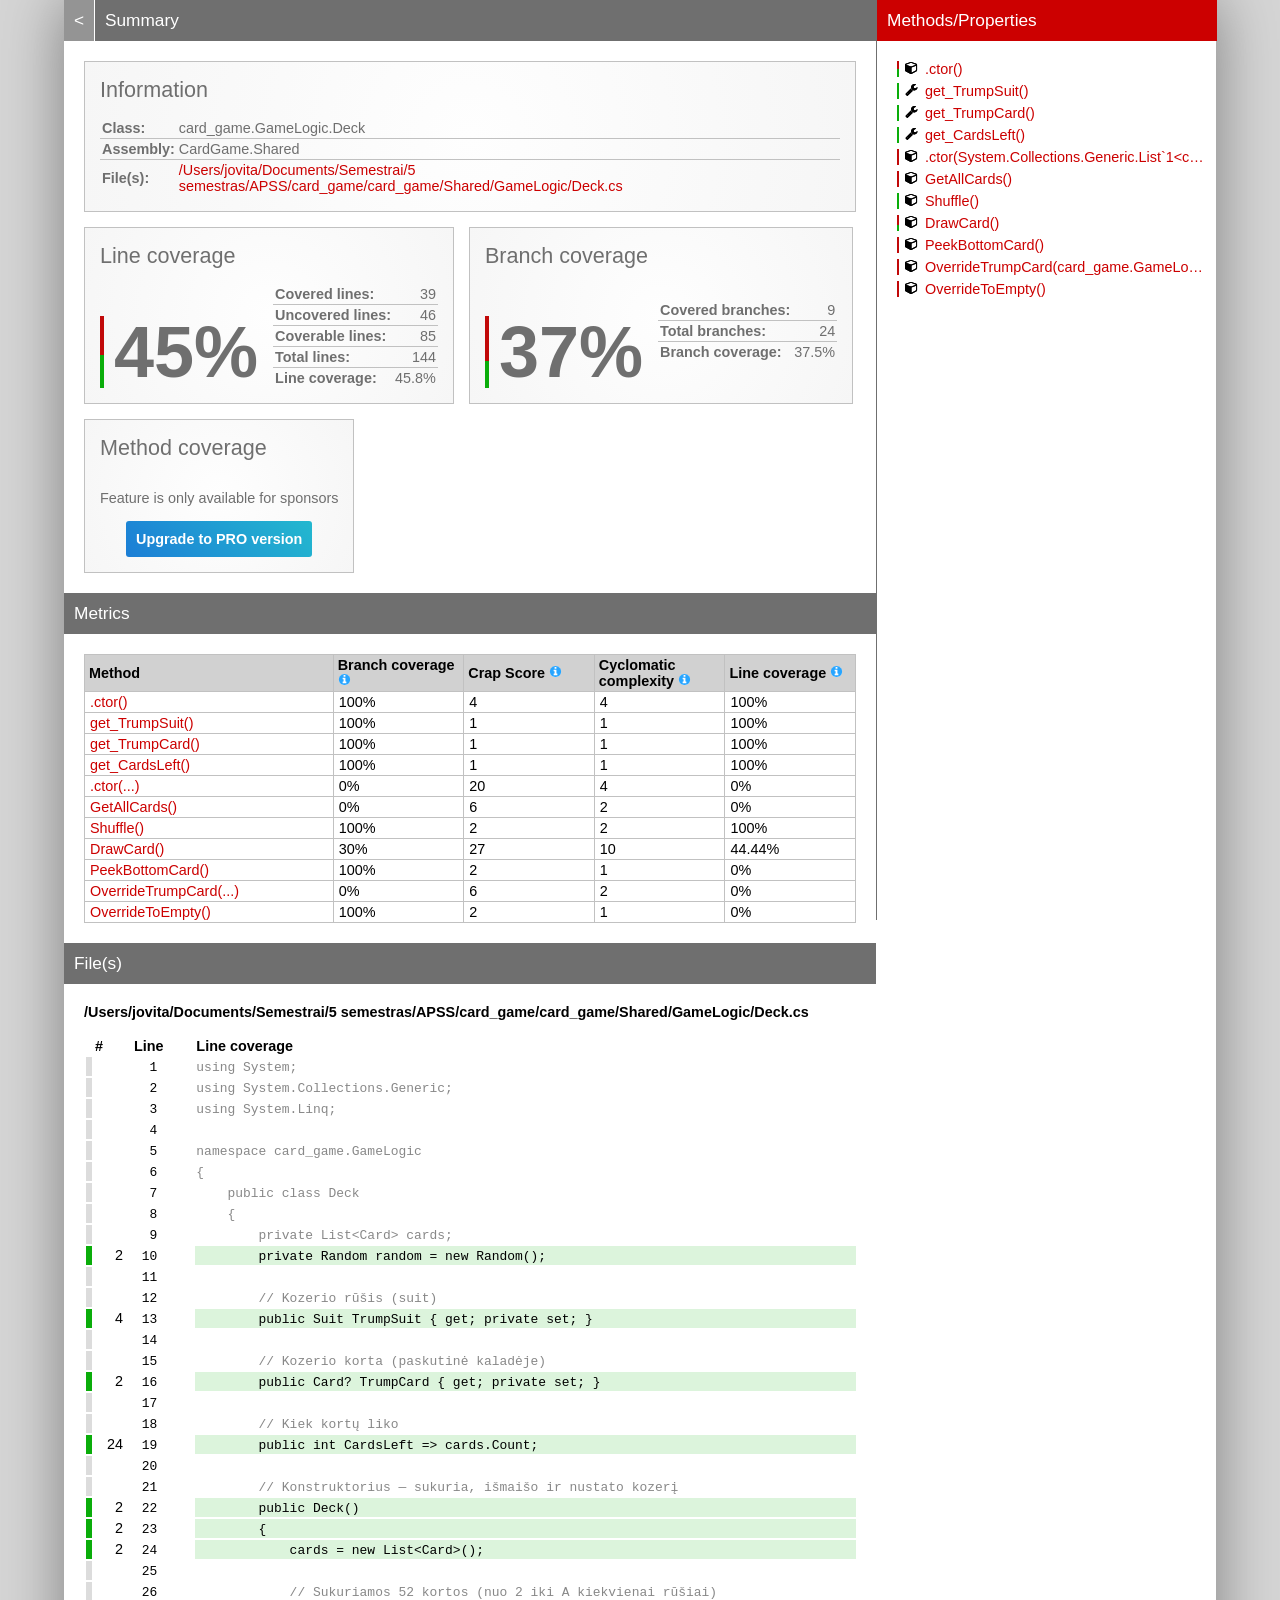
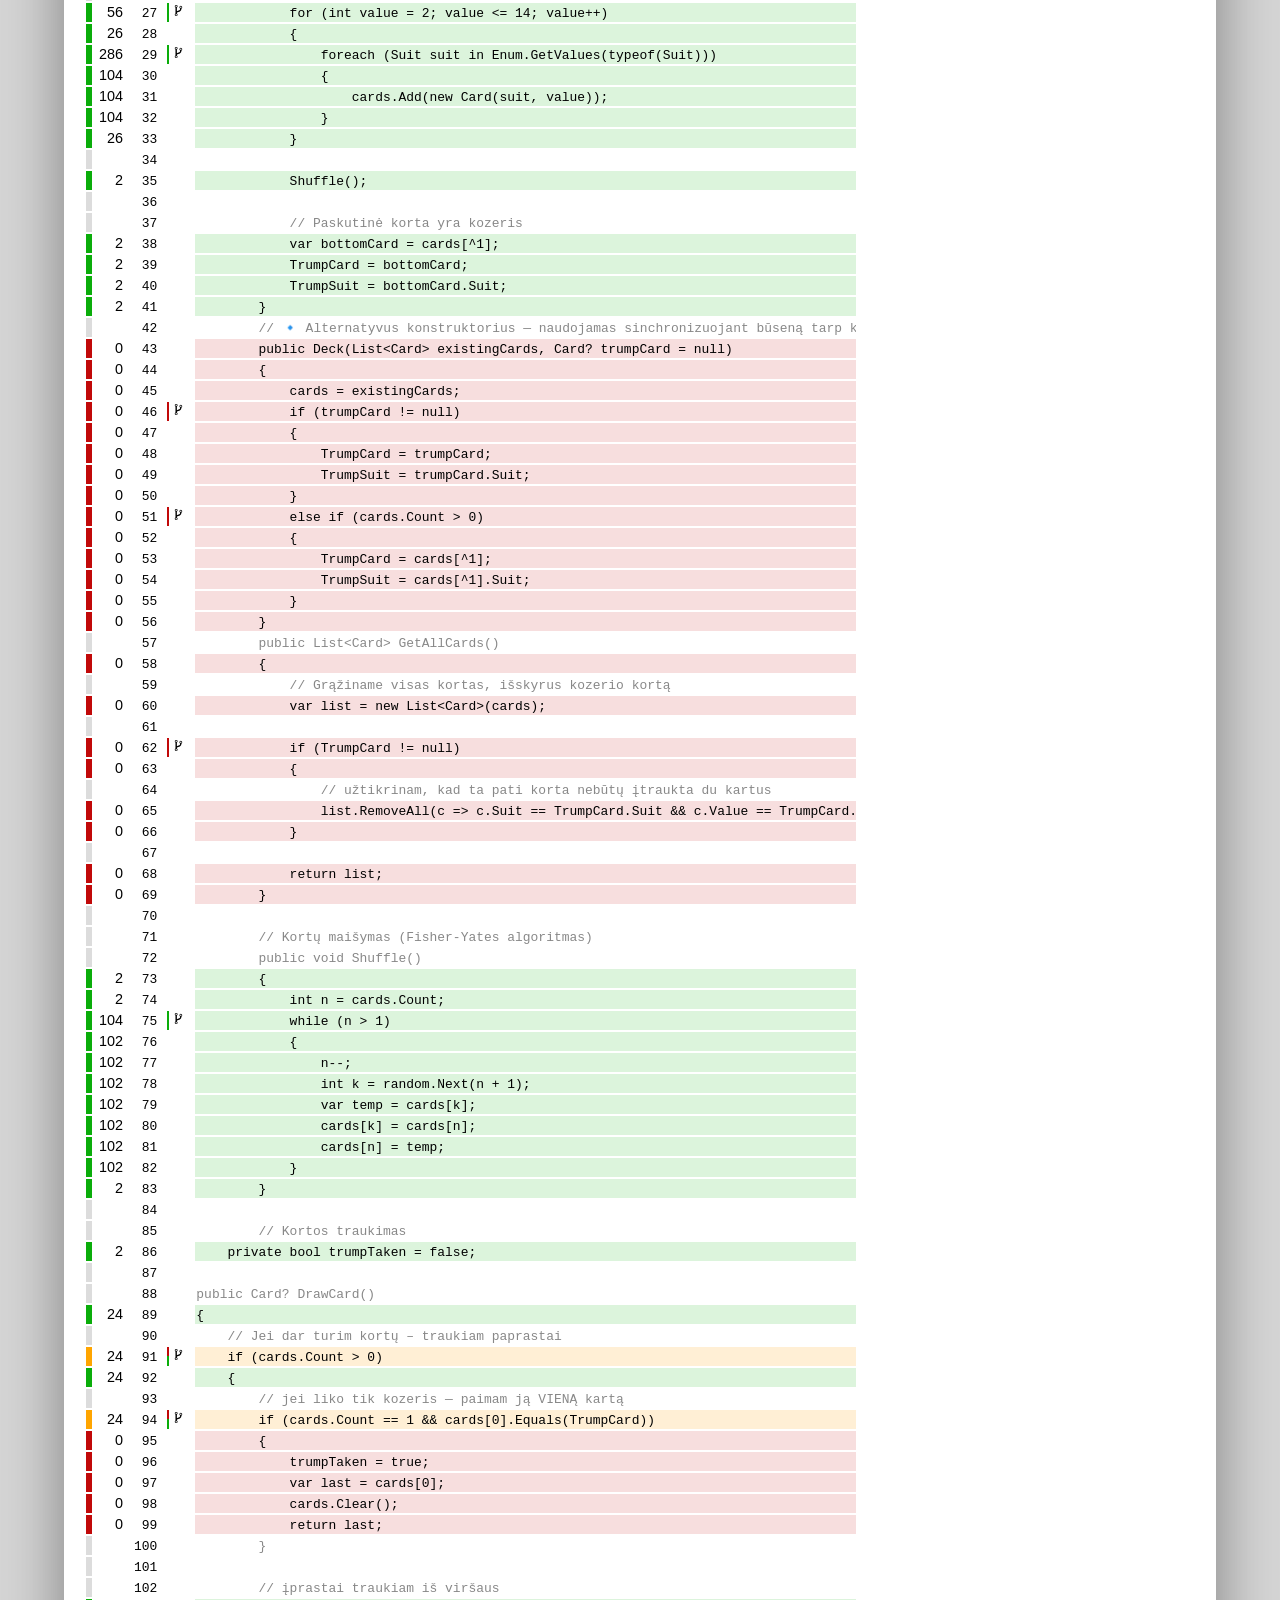
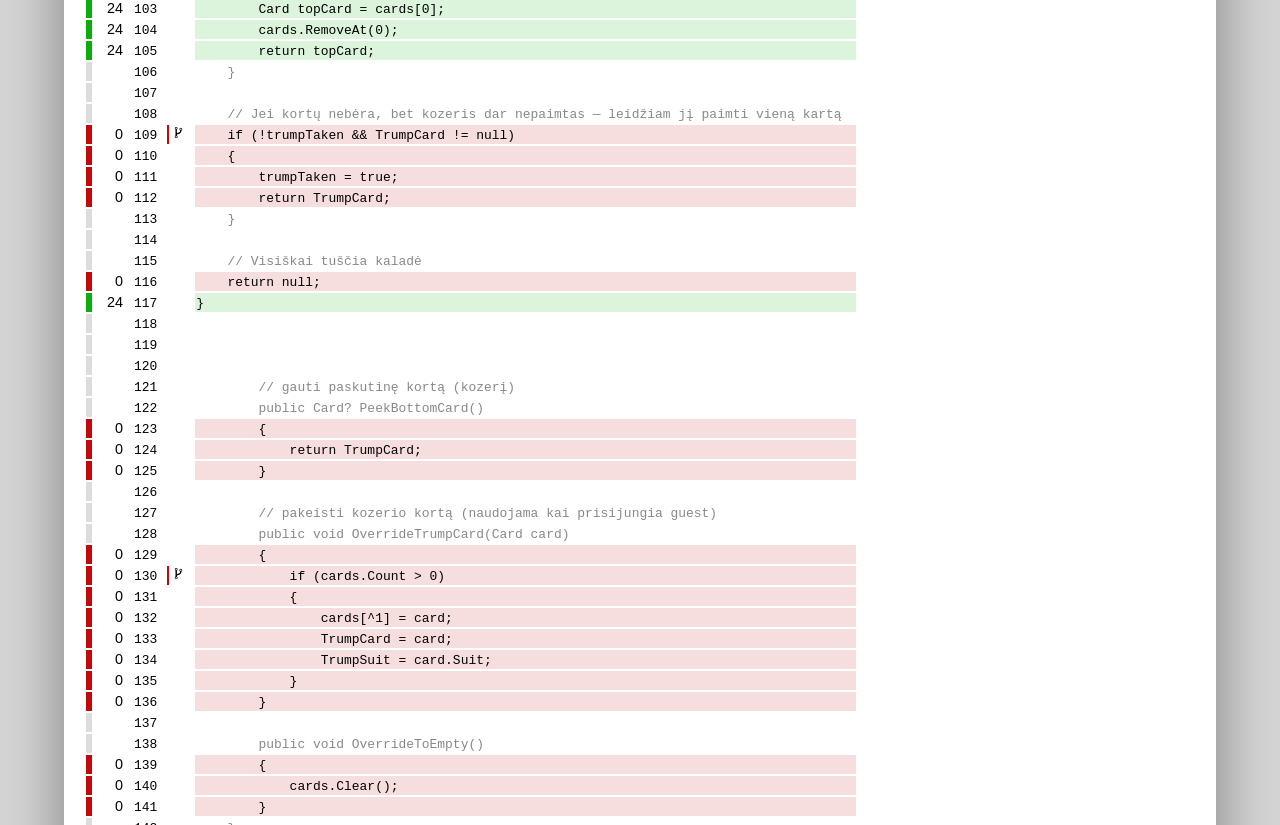
<file: CardGame.Tests/coverage-report/CardGame.Shared_Deck.html>
<!DOCTYPE html>
<html>
<head>
<meta charset="utf-8" />
<meta name="viewport" content="width=device-width, initial-scale=1.0" />
<meta http-equiv="X-UA-Compatible" content="IE=EDGE,chrome=1" />
<link href="[data-uri]" rel="icon" type="image/x-icon" />
<title>card_game.GameLogic.Deck - Coverage Report</title>
<link rel="stylesheet" type="text/css" href="report.css" />
</head><body><div class="container"><div class="containerleft">
<h1><a href="index.html" class="back">&lt;</a> Summary</h1>
<div class="card-group">
<div class="card">
<div class="card-header">Information</div>
<div class="card-body">
<div class="table">
<table>
<tr>
<th>Class:</th>
<td class="limit-width " title="card_game.GameLogic.Deck">card_game.GameLogic.Deck</td>
</tr>
<tr>
<th>Assembly:</th>
<td class="limit-width " title="CardGame.Shared">CardGame.Shared</td>
</tr>
<tr>
<th>File(s):</th>
<td class="overflow-wrap"><a href="#UsersjovitaDocumentsSemestrai5semestrasAPSScard_gamecard_gameSharedGameLogicDeckcs" class="navigatetohash">/Users/jovita/Documents/Semestrai/5 semestras/APSS/card_game/card_game/Shared/GameLogic/Deck.cs</a></td>
</tr>
</table>
</div>
</div>
</div>
</div>
<div class="card-group">
<div class="card">
<div class="card-header">Line coverage</div>
<div class="card-body">
<div class="large cardpercentagebar cardpercentagebar54">45%</div>
<div class="table">
<table>
<tr>
<th>Covered lines:</th>
<td class="limit-width right" title="39">39</td>
</tr>
<tr>
<th>Uncovered lines:</th>
<td class="limit-width right" title="46">46</td>
</tr>
<tr>
<th>Coverable lines:</th>
<td class="limit-width right" title="85">85</td>
</tr>
<tr>
<th>Total lines:</th>
<td class="limit-width right" title="144">144</td>
</tr>
<tr>
<th>Line coverage:</th>
<td class="limit-width right" title="39 of 85">45.8%</td>
</tr>
</table>
</div>
</div>
</div>
<div class="card">
<div class="card-header">Branch coverage</div>
<div class="card-body">
<div class="large cardpercentagebar cardpercentagebar62">37%</div>
<div class="table">
<table>
<tr>
<th>Covered branches:</th>
<td class="limit-width right" title="9">9</td>
</tr>
<tr>
<th>Total branches:</th>
<td class="limit-width right" title="24">24</td>
</tr>
<tr>
<th>Branch coverage:</th>
<td class="limit-width right" title="9 of 24">37.5%</td>
</tr>
</table>
</div>
</div>
</div>
<div class="card">
<div class="card-header">Method coverage</div>
<div class="card-body">
<div class="center">
<p>Feature is only available for sponsors</p>
<a class="pro-button" href="https://reportgenerator.io/pro" target="_blank">Upgrade to PRO version</a>
</div>
</div>
</div>
</div>
<h1>Metrics</h1>
<div class="table-responsive">
<table class="overview table-fixed">
<colgroup>
<col class="column-min-200" />
<col class="column105" />
<col class="column105" />
<col class="column105" />
<col class="column105" />
</colgroup>
<thead><tr><th>Method</th><th>Branch coverage <a href="https://en.wikipedia.org/wiki/Code_coverage" target="_blank"><i class="icon-info-circled"></i></a></th><th>Crap Score <a href="https://googletesting.blogspot.de/2011/02/this-code-is-crap.html" target="_blank"><i class="icon-info-circled"></i></a></th><th>Cyclomatic complexity <a href="https://en.wikipedia.org/wiki/Cyclomatic_complexity" target="_blank"><i class="icon-info-circled"></i></a></th><th>Line coverage <a href="https://en.wikipedia.org/wiki/Code_coverage" target="_blank"><i class="icon-info-circled"></i></a></th></tr></thead>
<tbody>
<tr><td title=".ctor()"><a href="#file0_line10" class="navigatetohash">.ctor()</a></td><td>100%</td><td>4</td><td>4</td><td>100%</td></tr>
<tr><td title="get_TrumpSuit()"><a href="#file0_line13" class="navigatetohash">get_TrumpSuit()</a></td><td>100%</td><td>1</td><td>1</td><td>100%</td></tr>
<tr><td title="get_TrumpCard()"><a href="#file0_line16" class="navigatetohash">get_TrumpCard()</a></td><td>100%</td><td>1</td><td>1</td><td>100%</td></tr>
<tr><td title="get_CardsLeft()"><a href="#file0_line19" class="navigatetohash">get_CardsLeft()</a></td><td>100%</td><td>1</td><td>1</td><td>100%</td></tr>
<tr><td title=".ctor(System.Collections.Generic.List`1&lt;card_game.GameLogic.Card&gt;,card_game.GameLogic.Card)"><a href="#file0_line43" class="navigatetohash">.ctor(...)</a></td><td>0%</td><td>20</td><td>4</td><td>0%</td></tr>
<tr><td title="GetAllCards()"><a href="#file0_line58" class="navigatetohash">GetAllCards()</a></td><td>0%</td><td>6</td><td>2</td><td>0%</td></tr>
<tr><td title="Shuffle()"><a href="#file0_line73" class="navigatetohash">Shuffle()</a></td><td>100%</td><td>2</td><td>2</td><td>100%</td></tr>
<tr><td title="DrawCard()"><a href="#file0_line89" class="navigatetohash">DrawCard()</a></td><td>30%</td><td>27</td><td>10</td><td>44.44%</td></tr>
<tr><td title="PeekBottomCard()"><a href="#file0_line123" class="navigatetohash">PeekBottomCard()</a></td><td>100%</td><td>2</td><td>1</td><td>0%</td></tr>
<tr><td title="OverrideTrumpCard(card_game.GameLogic.Card)"><a href="#file0_line129" class="navigatetohash">OverrideTrumpCard(...)</a></td><td>0%</td><td>6</td><td>2</td><td>0%</td></tr>
<tr><td title="OverrideToEmpty()"><a href="#file0_line139" class="navigatetohash">OverrideToEmpty()</a></td><td>100%</td><td>2</td><td>1</td><td>0%</td></tr>
</tbody>
</table>
</div>
<h1>File(s)</h1>
<h2 id="UsersjovitaDocumentsSemestrai5semestrasAPSScard_gamecard_gameSharedGameLogicDeckcs">/Users/jovita/Documents/Semestrai/5 semestras/APSS/card_game/card_game/Shared/GameLogic/Deck.cs</h2>
<div class="table-responsive">
<table class="lineAnalysis">
<thead><tr><th></th><th>#</th><th>Line</th><th></th><th>Line coverage</th></tr></thead>
<tbody>
<tr class="" title="Not coverable" data-coverage="{'AllTestMethods': {'VC': '', 'LVS': 'gray'}}"><td class="gray">&nbsp;</td><td class="leftmargin rightmargin right"></td><td class="rightmargin right"><a id="file0_line1"></a><code>1</code></td><td></td><td class="lightgray"><code>using&nbsp;System;</code></td></tr>
<tr class="" title="Not coverable" data-coverage="{'AllTestMethods': {'VC': '', 'LVS': 'gray'}}"><td class="gray">&nbsp;</td><td class="leftmargin rightmargin right"></td><td class="rightmargin right"><a id="file0_line2"></a><code>2</code></td><td></td><td class="lightgray"><code>using&nbsp;System.Collections.Generic;</code></td></tr>
<tr class="" title="Not coverable" data-coverage="{'AllTestMethods': {'VC': '', 'LVS': 'gray'}}"><td class="gray">&nbsp;</td><td class="leftmargin rightmargin right"></td><td class="rightmargin right"><a id="file0_line3"></a><code>3</code></td><td></td><td class="lightgray"><code>using&nbsp;System.Linq;</code></td></tr>
<tr class="" title="Not coverable" data-coverage="{'AllTestMethods': {'VC': '', 'LVS': 'gray'}}"><td class="gray">&nbsp;</td><td class="leftmargin rightmargin right"></td><td class="rightmargin right"><a id="file0_line4"></a><code>4</code></td><td></td><td class="lightgray"><code></code></td></tr>
<tr class="" title="Not coverable" data-coverage="{'AllTestMethods': {'VC': '', 'LVS': 'gray'}}"><td class="gray">&nbsp;</td><td class="leftmargin rightmargin right"></td><td class="rightmargin right"><a id="file0_line5"></a><code>5</code></td><td></td><td class="lightgray"><code>namespace&nbsp;card_game.GameLogic</code></td></tr>
<tr class="" title="Not coverable" data-coverage="{'AllTestMethods': {'VC': '', 'LVS': 'gray'}}"><td class="gray">&nbsp;</td><td class="leftmargin rightmargin right"></td><td class="rightmargin right"><a id="file0_line6"></a><code>6</code></td><td></td><td class="lightgray"><code>{</code></td></tr>
<tr class="" title="Not coverable" data-coverage="{'AllTestMethods': {'VC': '', 'LVS': 'gray'}}"><td class="gray">&nbsp;</td><td class="leftmargin rightmargin right"></td><td class="rightmargin right"><a id="file0_line7"></a><code>7</code></td><td></td><td class="lightgray"><code>&nbsp;&nbsp;&nbsp;&nbsp;public&nbsp;class&nbsp;Deck</code></td></tr>
<tr class="" title="Not coverable" data-coverage="{'AllTestMethods': {'VC': '', 'LVS': 'gray'}}"><td class="gray">&nbsp;</td><td class="leftmargin rightmargin right"></td><td class="rightmargin right"><a id="file0_line8"></a><code>8</code></td><td></td><td class="lightgray"><code>&nbsp;&nbsp;&nbsp;&nbsp;{</code></td></tr>
<tr class="" title="Not coverable" data-coverage="{'AllTestMethods': {'VC': '', 'LVS': 'gray'}}"><td class="gray">&nbsp;</td><td class="leftmargin rightmargin right"></td><td class="rightmargin right"><a id="file0_line9"></a><code>9</code></td><td></td><td class="lightgray"><code>&nbsp;&nbsp;&nbsp;&nbsp;&nbsp;&nbsp;&nbsp;&nbsp;private&nbsp;List&lt;Card&gt;&nbsp;cards;</code></td></tr>
<tr class="coverableline" title="Covered (2 visits)" data-coverage="{'AllTestMethods': {'VC': '2', 'LVS': 'green'}}"><td class="green">&nbsp;</td><td class="leftmargin rightmargin right">2</td><td class="rightmargin right"><a id="file0_line10"></a><code>10</code></td><td></td><td class="lightgreen"><code>&nbsp;&nbsp;&nbsp;&nbsp;&nbsp;&nbsp;&nbsp;&nbsp;private&nbsp;Random&nbsp;random&nbsp;=&nbsp;new&nbsp;Random();</code></td></tr>
<tr class="" title="Not coverable" data-coverage="{'AllTestMethods': {'VC': '', 'LVS': 'gray'}}"><td class="gray">&nbsp;</td><td class="leftmargin rightmargin right"></td><td class="rightmargin right"><a id="file0_line11"></a><code>11</code></td><td></td><td class="lightgray"><code></code></td></tr>
<tr class="" title="Not coverable" data-coverage="{'AllTestMethods': {'VC': '', 'LVS': 'gray'}}"><td class="gray">&nbsp;</td><td class="leftmargin rightmargin right"></td><td class="rightmargin right"><a id="file0_line12"></a><code>12</code></td><td></td><td class="lightgray"><code>&nbsp;&nbsp;&nbsp;&nbsp;&nbsp;&nbsp;&nbsp;&nbsp;//&nbsp;Kozerio&nbsp;rūšis&nbsp;(suit)</code></td></tr>
<tr class="coverableline" title="Covered (4 visits)" data-coverage="{'AllTestMethods': {'VC': '4', 'LVS': 'green'}}"><td class="green">&nbsp;</td><td class="leftmargin rightmargin right">4</td><td class="rightmargin right"><a id="file0_line13"></a><code>13</code></td><td></td><td class="lightgreen"><code>&nbsp;&nbsp;&nbsp;&nbsp;&nbsp;&nbsp;&nbsp;&nbsp;public&nbsp;Suit&nbsp;TrumpSuit&nbsp;{&nbsp;get;&nbsp;private&nbsp;set;&nbsp;}</code></td></tr>
<tr class="" title="Not coverable" data-coverage="{'AllTestMethods': {'VC': '', 'LVS': 'gray'}}"><td class="gray">&nbsp;</td><td class="leftmargin rightmargin right"></td><td class="rightmargin right"><a id="file0_line14"></a><code>14</code></td><td></td><td class="lightgray"><code></code></td></tr>
<tr class="" title="Not coverable" data-coverage="{'AllTestMethods': {'VC': '', 'LVS': 'gray'}}"><td class="gray">&nbsp;</td><td class="leftmargin rightmargin right"></td><td class="rightmargin right"><a id="file0_line15"></a><code>15</code></td><td></td><td class="lightgray"><code>&nbsp;&nbsp;&nbsp;&nbsp;&nbsp;&nbsp;&nbsp;&nbsp;//&nbsp;Kozerio&nbsp;korta&nbsp;(paskutinė&nbsp;kaladėje)</code></td></tr>
<tr class="coverableline" title="Covered (2 visits)" data-coverage="{'AllTestMethods': {'VC': '2', 'LVS': 'green'}}"><td class="green">&nbsp;</td><td class="leftmargin rightmargin right">2</td><td class="rightmargin right"><a id="file0_line16"></a><code>16</code></td><td></td><td class="lightgreen"><code>&nbsp;&nbsp;&nbsp;&nbsp;&nbsp;&nbsp;&nbsp;&nbsp;public&nbsp;Card?&nbsp;TrumpCard&nbsp;{&nbsp;get;&nbsp;private&nbsp;set;&nbsp;}</code></td></tr>
<tr class="" title="Not coverable" data-coverage="{'AllTestMethods': {'VC': '', 'LVS': 'gray'}}"><td class="gray">&nbsp;</td><td class="leftmargin rightmargin right"></td><td class="rightmargin right"><a id="file0_line17"></a><code>17</code></td><td></td><td class="lightgray"><code></code></td></tr>
<tr class="" title="Not coverable" data-coverage="{'AllTestMethods': {'VC': '', 'LVS': 'gray'}}"><td class="gray">&nbsp;</td><td class="leftmargin rightmargin right"></td><td class="rightmargin right"><a id="file0_line18"></a><code>18</code></td><td></td><td class="lightgray"><code>&nbsp;&nbsp;&nbsp;&nbsp;&nbsp;&nbsp;&nbsp;&nbsp;//&nbsp;Kiek&nbsp;kortų&nbsp;liko</code></td></tr>
<tr class="coverableline" title="Covered (24 visits)" data-coverage="{'AllTestMethods': {'VC': '24', 'LVS': 'green'}}"><td class="green">&nbsp;</td><td class="leftmargin rightmargin right">24</td><td class="rightmargin right"><a id="file0_line19"></a><code>19</code></td><td></td><td class="lightgreen"><code>&nbsp;&nbsp;&nbsp;&nbsp;&nbsp;&nbsp;&nbsp;&nbsp;public&nbsp;int&nbsp;CardsLeft&nbsp;=&gt;&nbsp;cards.Count;</code></td></tr>
<tr class="" title="Not coverable" data-coverage="{'AllTestMethods': {'VC': '', 'LVS': 'gray'}}"><td class="gray">&nbsp;</td><td class="leftmargin rightmargin right"></td><td class="rightmargin right"><a id="file0_line20"></a><code>20</code></td><td></td><td class="lightgray"><code></code></td></tr>
<tr class="" title="Not coverable" data-coverage="{'AllTestMethods': {'VC': '', 'LVS': 'gray'}}"><td class="gray">&nbsp;</td><td class="leftmargin rightmargin right"></td><td class="rightmargin right"><a id="file0_line21"></a><code>21</code></td><td></td><td class="lightgray"><code>&nbsp;&nbsp;&nbsp;&nbsp;&nbsp;&nbsp;&nbsp;&nbsp;//&nbsp;Konstruktorius&nbsp;—&nbsp;sukuria,&nbsp;išmaišo&nbsp;ir&nbsp;nustato&nbsp;kozerį</code></td></tr>
<tr class="coverableline" title="Covered (2 visits)" data-coverage="{'AllTestMethods': {'VC': '2', 'LVS': 'green'}}"><td class="green">&nbsp;</td><td class="leftmargin rightmargin right">2</td><td class="rightmargin right"><a id="file0_line22"></a><code>22</code></td><td></td><td class="lightgreen"><code>&nbsp;&nbsp;&nbsp;&nbsp;&nbsp;&nbsp;&nbsp;&nbsp;public&nbsp;Deck()</code></td></tr>
<tr class="coverableline" title="Covered (2 visits)" data-coverage="{'AllTestMethods': {'VC': '2', 'LVS': 'green'}}"><td class="green">&nbsp;</td><td class="leftmargin rightmargin right">2</td><td class="rightmargin right"><a id="file0_line23"></a><code>23</code></td><td></td><td class="lightgreen"><code>&nbsp;&nbsp;&nbsp;&nbsp;&nbsp;&nbsp;&nbsp;&nbsp;{</code></td></tr>
<tr class="coverableline" title="Covered (2 visits)" data-coverage="{'AllTestMethods': {'VC': '2', 'LVS': 'green'}}"><td class="green">&nbsp;</td><td class="leftmargin rightmargin right">2</td><td class="rightmargin right"><a id="file0_line24"></a><code>24</code></td><td></td><td class="lightgreen"><code>&nbsp;&nbsp;&nbsp;&nbsp;&nbsp;&nbsp;&nbsp;&nbsp;&nbsp;&nbsp;&nbsp;&nbsp;cards&nbsp;=&nbsp;new&nbsp;List&lt;Card&gt;();</code></td></tr>
<tr class="" title="Not coverable" data-coverage="{'AllTestMethods': {'VC': '', 'LVS': 'gray'}}"><td class="gray">&nbsp;</td><td class="leftmargin rightmargin right"></td><td class="rightmargin right"><a id="file0_line25"></a><code>25</code></td><td></td><td class="lightgray"><code></code></td></tr>
<tr class="" title="Not coverable" data-coverage="{'AllTestMethods': {'VC': '', 'LVS': 'gray'}}"><td class="gray">&nbsp;</td><td class="leftmargin rightmargin right"></td><td class="rightmargin right"><a id="file0_line26"></a><code>26</code></td><td></td><td class="lightgray"><code>&nbsp;&nbsp;&nbsp;&nbsp;&nbsp;&nbsp;&nbsp;&nbsp;&nbsp;&nbsp;&nbsp;&nbsp;//&nbsp;Sukuriamos&nbsp;52&nbsp;kortos&nbsp;(nuo&nbsp;2&nbsp;iki&nbsp;A&nbsp;kiekvienai&nbsp;rūšiai)</code></td></tr>
<tr class="coverableline" title="Covered (56 visits, 2 of 2 branches are covered)" data-coverage="{'AllTestMethods': {'VC': '56', 'LVS': 'green'}}"><td class="green">&nbsp;</td><td class="leftmargin rightmargin right">56</td><td class="rightmargin right"><a id="file0_line27"></a><code>27</code></td><td class="percentagebar percentagebar100"><i class="icon-fork"></i></td><td class="lightgreen"><code>&nbsp;&nbsp;&nbsp;&nbsp;&nbsp;&nbsp;&nbsp;&nbsp;&nbsp;&nbsp;&nbsp;&nbsp;for&nbsp;(int&nbsp;value&nbsp;=&nbsp;2;&nbsp;value&nbsp;&lt;=&nbsp;14;&nbsp;value++)</code></td></tr>
<tr class="coverableline" title="Covered (26 visits)" data-coverage="{'AllTestMethods': {'VC': '26', 'LVS': 'green'}}"><td class="green">&nbsp;</td><td class="leftmargin rightmargin right">26</td><td class="rightmargin right"><a id="file0_line28"></a><code>28</code></td><td></td><td class="lightgreen"><code>&nbsp;&nbsp;&nbsp;&nbsp;&nbsp;&nbsp;&nbsp;&nbsp;&nbsp;&nbsp;&nbsp;&nbsp;{</code></td></tr>
<tr class="coverableline" title="Covered (286 visits, 2 of 2 branches are covered)" data-coverage="{'AllTestMethods': {'VC': '286', 'LVS': 'green'}}"><td class="green">&nbsp;</td><td class="leftmargin rightmargin right">286</td><td class="rightmargin right"><a id="file0_line29"></a><code>29</code></td><td class="percentagebar percentagebar100"><i class="icon-fork"></i></td><td class="lightgreen"><code>&nbsp;&nbsp;&nbsp;&nbsp;&nbsp;&nbsp;&nbsp;&nbsp;&nbsp;&nbsp;&nbsp;&nbsp;&nbsp;&nbsp;&nbsp;&nbsp;foreach&nbsp;(Suit&nbsp;suit&nbsp;in&nbsp;Enum.GetValues(typeof(Suit)))</code></td></tr>
<tr class="coverableline" title="Covered (104 visits)" data-coverage="{'AllTestMethods': {'VC': '104', 'LVS': 'green'}}"><td class="green">&nbsp;</td><td class="leftmargin rightmargin right">104</td><td class="rightmargin right"><a id="file0_line30"></a><code>30</code></td><td></td><td class="lightgreen"><code>&nbsp;&nbsp;&nbsp;&nbsp;&nbsp;&nbsp;&nbsp;&nbsp;&nbsp;&nbsp;&nbsp;&nbsp;&nbsp;&nbsp;&nbsp;&nbsp;{</code></td></tr>
<tr class="coverableline" title="Covered (104 visits)" data-coverage="{'AllTestMethods': {'VC': '104', 'LVS': 'green'}}"><td class="green">&nbsp;</td><td class="leftmargin rightmargin right">104</td><td class="rightmargin right"><a id="file0_line31"></a><code>31</code></td><td></td><td class="lightgreen"><code>&nbsp;&nbsp;&nbsp;&nbsp;&nbsp;&nbsp;&nbsp;&nbsp;&nbsp;&nbsp;&nbsp;&nbsp;&nbsp;&nbsp;&nbsp;&nbsp;&nbsp;&nbsp;&nbsp;&nbsp;cards.Add(new&nbsp;Card(suit,&nbsp;value));</code></td></tr>
<tr class="coverableline" title="Covered (104 visits)" data-coverage="{'AllTestMethods': {'VC': '104', 'LVS': 'green'}}"><td class="green">&nbsp;</td><td class="leftmargin rightmargin right">104</td><td class="rightmargin right"><a id="file0_line32"></a><code>32</code></td><td></td><td class="lightgreen"><code>&nbsp;&nbsp;&nbsp;&nbsp;&nbsp;&nbsp;&nbsp;&nbsp;&nbsp;&nbsp;&nbsp;&nbsp;&nbsp;&nbsp;&nbsp;&nbsp;}</code></td></tr>
<tr class="coverableline" title="Covered (26 visits)" data-coverage="{'AllTestMethods': {'VC': '26', 'LVS': 'green'}}"><td class="green">&nbsp;</td><td class="leftmargin rightmargin right">26</td><td class="rightmargin right"><a id="file0_line33"></a><code>33</code></td><td></td><td class="lightgreen"><code>&nbsp;&nbsp;&nbsp;&nbsp;&nbsp;&nbsp;&nbsp;&nbsp;&nbsp;&nbsp;&nbsp;&nbsp;}</code></td></tr>
<tr class="" title="Not coverable" data-coverage="{'AllTestMethods': {'VC': '', 'LVS': 'gray'}}"><td class="gray">&nbsp;</td><td class="leftmargin rightmargin right"></td><td class="rightmargin right"><a id="file0_line34"></a><code>34</code></td><td></td><td class="lightgray"><code></code></td></tr>
<tr class="coverableline" title="Covered (2 visits)" data-coverage="{'AllTestMethods': {'VC': '2', 'LVS': 'green'}}"><td class="green">&nbsp;</td><td class="leftmargin rightmargin right">2</td><td class="rightmargin right"><a id="file0_line35"></a><code>35</code></td><td></td><td class="lightgreen"><code>&nbsp;&nbsp;&nbsp;&nbsp;&nbsp;&nbsp;&nbsp;&nbsp;&nbsp;&nbsp;&nbsp;&nbsp;Shuffle();</code></td></tr>
<tr class="" title="Not coverable" data-coverage="{'AllTestMethods': {'VC': '', 'LVS': 'gray'}}"><td class="gray">&nbsp;</td><td class="leftmargin rightmargin right"></td><td class="rightmargin right"><a id="file0_line36"></a><code>36</code></td><td></td><td class="lightgray"><code></code></td></tr>
<tr class="" title="Not coverable" data-coverage="{'AllTestMethods': {'VC': '', 'LVS': 'gray'}}"><td class="gray">&nbsp;</td><td class="leftmargin rightmargin right"></td><td class="rightmargin right"><a id="file0_line37"></a><code>37</code></td><td></td><td class="lightgray"><code>&nbsp;&nbsp;&nbsp;&nbsp;&nbsp;&nbsp;&nbsp;&nbsp;&nbsp;&nbsp;&nbsp;&nbsp;//&nbsp;Paskutinė&nbsp;korta&nbsp;yra&nbsp;kozeris</code></td></tr>
<tr class="coverableline" title="Covered (2 visits)" data-coverage="{'AllTestMethods': {'VC': '2', 'LVS': 'green'}}"><td class="green">&nbsp;</td><td class="leftmargin rightmargin right">2</td><td class="rightmargin right"><a id="file0_line38"></a><code>38</code></td><td></td><td class="lightgreen"><code>&nbsp;&nbsp;&nbsp;&nbsp;&nbsp;&nbsp;&nbsp;&nbsp;&nbsp;&nbsp;&nbsp;&nbsp;var&nbsp;bottomCard&nbsp;=&nbsp;cards[^1];</code></td></tr>
<tr class="coverableline" title="Covered (2 visits)" data-coverage="{'AllTestMethods': {'VC': '2', 'LVS': 'green'}}"><td class="green">&nbsp;</td><td class="leftmargin rightmargin right">2</td><td class="rightmargin right"><a id="file0_line39"></a><code>39</code></td><td></td><td class="lightgreen"><code>&nbsp;&nbsp;&nbsp;&nbsp;&nbsp;&nbsp;&nbsp;&nbsp;&nbsp;&nbsp;&nbsp;&nbsp;TrumpCard&nbsp;=&nbsp;bottomCard;</code></td></tr>
<tr class="coverableline" title="Covered (2 visits)" data-coverage="{'AllTestMethods': {'VC': '2', 'LVS': 'green'}}"><td class="green">&nbsp;</td><td class="leftmargin rightmargin right">2</td><td class="rightmargin right"><a id="file0_line40"></a><code>40</code></td><td></td><td class="lightgreen"><code>&nbsp;&nbsp;&nbsp;&nbsp;&nbsp;&nbsp;&nbsp;&nbsp;&nbsp;&nbsp;&nbsp;&nbsp;TrumpSuit&nbsp;=&nbsp;bottomCard.Suit;</code></td></tr>
<tr class="coverableline" title="Covered (2 visits)" data-coverage="{'AllTestMethods': {'VC': '2', 'LVS': 'green'}}"><td class="green">&nbsp;</td><td class="leftmargin rightmargin right">2</td><td class="rightmargin right"><a id="file0_line41"></a><code>41</code></td><td></td><td class="lightgreen"><code>&nbsp;&nbsp;&nbsp;&nbsp;&nbsp;&nbsp;&nbsp;&nbsp;}</code></td></tr>
<tr class="" title="Not coverable" data-coverage="{'AllTestMethods': {'VC': '', 'LVS': 'gray'}}"><td class="gray">&nbsp;</td><td class="leftmargin rightmargin right"></td><td class="rightmargin right"><a id="file0_line42"></a><code>42</code></td><td></td><td class="lightgray"><code>&nbsp;&nbsp;&nbsp;&nbsp;&nbsp;&nbsp;&nbsp;&nbsp;//&nbsp;&#128313;&nbsp;Alternatyvus&nbsp;konstruktorius&nbsp;—&nbsp;naudojamas&nbsp;sinchronizuojant&nbsp;būseną&nbsp;tarp&nbsp;klientų</code></td></tr>
<tr class="coverableline" title="Not covered (0 visits)" data-coverage="{'AllTestMethods': {'VC': '0', 'LVS': 'red'}}"><td class="red">&nbsp;</td><td class="leftmargin rightmargin right">0</td><td class="rightmargin right"><a id="file0_line43"></a><code>43</code></td><td></td><td class="lightred"><code>&nbsp;&nbsp;&nbsp;&nbsp;&nbsp;&nbsp;&nbsp;&nbsp;public&nbsp;Deck(List&lt;Card&gt;&nbsp;existingCards,&nbsp;Card?&nbsp;trumpCard&nbsp;=&nbsp;null)</code></td></tr>
<tr class="coverableline" title="Not covered (0 visits)" data-coverage="{'AllTestMethods': {'VC': '0', 'LVS': 'red'}}"><td class="red">&nbsp;</td><td class="leftmargin rightmargin right">0</td><td class="rightmargin right"><a id="file0_line44"></a><code>44</code></td><td></td><td class="lightred"><code>&nbsp;&nbsp;&nbsp;&nbsp;&nbsp;&nbsp;&nbsp;&nbsp;{</code></td></tr>
<tr class="coverableline" title="Not covered (0 visits)" data-coverage="{'AllTestMethods': {'VC': '0', 'LVS': 'red'}}"><td class="red">&nbsp;</td><td class="leftmargin rightmargin right">0</td><td class="rightmargin right"><a id="file0_line45"></a><code>45</code></td><td></td><td class="lightred"><code>&nbsp;&nbsp;&nbsp;&nbsp;&nbsp;&nbsp;&nbsp;&nbsp;&nbsp;&nbsp;&nbsp;&nbsp;cards&nbsp;=&nbsp;existingCards;</code></td></tr>
<tr class="coverableline" title="Not covered (0 visits, 0 of 2 branches are covered)" data-coverage="{'AllTestMethods': {'VC': '0', 'LVS': 'red'}}"><td class="red">&nbsp;</td><td class="leftmargin rightmargin right">0</td><td class="rightmargin right"><a id="file0_line46"></a><code>46</code></td><td class="percentagebar percentagebar0"><i class="icon-fork"></i></td><td class="lightred"><code>&nbsp;&nbsp;&nbsp;&nbsp;&nbsp;&nbsp;&nbsp;&nbsp;&nbsp;&nbsp;&nbsp;&nbsp;if&nbsp;(trumpCard&nbsp;!=&nbsp;null)</code></td></tr>
<tr class="coverableline" title="Not covered (0 visits)" data-coverage="{'AllTestMethods': {'VC': '0', 'LVS': 'red'}}"><td class="red">&nbsp;</td><td class="leftmargin rightmargin right">0</td><td class="rightmargin right"><a id="file0_line47"></a><code>47</code></td><td></td><td class="lightred"><code>&nbsp;&nbsp;&nbsp;&nbsp;&nbsp;&nbsp;&nbsp;&nbsp;&nbsp;&nbsp;&nbsp;&nbsp;{</code></td></tr>
<tr class="coverableline" title="Not covered (0 visits)" data-coverage="{'AllTestMethods': {'VC': '0', 'LVS': 'red'}}"><td class="red">&nbsp;</td><td class="leftmargin rightmargin right">0</td><td class="rightmargin right"><a id="file0_line48"></a><code>48</code></td><td></td><td class="lightred"><code>&nbsp;&nbsp;&nbsp;&nbsp;&nbsp;&nbsp;&nbsp;&nbsp;&nbsp;&nbsp;&nbsp;&nbsp;&nbsp;&nbsp;&nbsp;&nbsp;TrumpCard&nbsp;=&nbsp;trumpCard;</code></td></tr>
<tr class="coverableline" title="Not covered (0 visits)" data-coverage="{'AllTestMethods': {'VC': '0', 'LVS': 'red'}}"><td class="red">&nbsp;</td><td class="leftmargin rightmargin right">0</td><td class="rightmargin right"><a id="file0_line49"></a><code>49</code></td><td></td><td class="lightred"><code>&nbsp;&nbsp;&nbsp;&nbsp;&nbsp;&nbsp;&nbsp;&nbsp;&nbsp;&nbsp;&nbsp;&nbsp;&nbsp;&nbsp;&nbsp;&nbsp;TrumpSuit&nbsp;=&nbsp;trumpCard.Suit;</code></td></tr>
<tr class="coverableline" title="Not covered (0 visits)" data-coverage="{'AllTestMethods': {'VC': '0', 'LVS': 'red'}}"><td class="red">&nbsp;</td><td class="leftmargin rightmargin right">0</td><td class="rightmargin right"><a id="file0_line50"></a><code>50</code></td><td></td><td class="lightred"><code>&nbsp;&nbsp;&nbsp;&nbsp;&nbsp;&nbsp;&nbsp;&nbsp;&nbsp;&nbsp;&nbsp;&nbsp;}</code></td></tr>
<tr class="coverableline" title="Not covered (0 visits, 0 of 2 branches are covered)" data-coverage="{'AllTestMethods': {'VC': '0', 'LVS': 'red'}}"><td class="red">&nbsp;</td><td class="leftmargin rightmargin right">0</td><td class="rightmargin right"><a id="file0_line51"></a><code>51</code></td><td class="percentagebar percentagebar0"><i class="icon-fork"></i></td><td class="lightred"><code>&nbsp;&nbsp;&nbsp;&nbsp;&nbsp;&nbsp;&nbsp;&nbsp;&nbsp;&nbsp;&nbsp;&nbsp;else&nbsp;if&nbsp;(cards.Count&nbsp;&gt;&nbsp;0)</code></td></tr>
<tr class="coverableline" title="Not covered (0 visits)" data-coverage="{'AllTestMethods': {'VC': '0', 'LVS': 'red'}}"><td class="red">&nbsp;</td><td class="leftmargin rightmargin right">0</td><td class="rightmargin right"><a id="file0_line52"></a><code>52</code></td><td></td><td class="lightred"><code>&nbsp;&nbsp;&nbsp;&nbsp;&nbsp;&nbsp;&nbsp;&nbsp;&nbsp;&nbsp;&nbsp;&nbsp;{</code></td></tr>
<tr class="coverableline" title="Not covered (0 visits)" data-coverage="{'AllTestMethods': {'VC': '0', 'LVS': 'red'}}"><td class="red">&nbsp;</td><td class="leftmargin rightmargin right">0</td><td class="rightmargin right"><a id="file0_line53"></a><code>53</code></td><td></td><td class="lightred"><code>&nbsp;&nbsp;&nbsp;&nbsp;&nbsp;&nbsp;&nbsp;&nbsp;&nbsp;&nbsp;&nbsp;&nbsp;&nbsp;&nbsp;&nbsp;&nbsp;TrumpCard&nbsp;=&nbsp;cards[^1];</code></td></tr>
<tr class="coverableline" title="Not covered (0 visits)" data-coverage="{'AllTestMethods': {'VC': '0', 'LVS': 'red'}}"><td class="red">&nbsp;</td><td class="leftmargin rightmargin right">0</td><td class="rightmargin right"><a id="file0_line54"></a><code>54</code></td><td></td><td class="lightred"><code>&nbsp;&nbsp;&nbsp;&nbsp;&nbsp;&nbsp;&nbsp;&nbsp;&nbsp;&nbsp;&nbsp;&nbsp;&nbsp;&nbsp;&nbsp;&nbsp;TrumpSuit&nbsp;=&nbsp;cards[^1].Suit;</code></td></tr>
<tr class="coverableline" title="Not covered (0 visits)" data-coverage="{'AllTestMethods': {'VC': '0', 'LVS': 'red'}}"><td class="red">&nbsp;</td><td class="leftmargin rightmargin right">0</td><td class="rightmargin right"><a id="file0_line55"></a><code>55</code></td><td></td><td class="lightred"><code>&nbsp;&nbsp;&nbsp;&nbsp;&nbsp;&nbsp;&nbsp;&nbsp;&nbsp;&nbsp;&nbsp;&nbsp;}</code></td></tr>
<tr class="coverableline" title="Not covered (0 visits)" data-coverage="{'AllTestMethods': {'VC': '0', 'LVS': 'red'}}"><td class="red">&nbsp;</td><td class="leftmargin rightmargin right">0</td><td class="rightmargin right"><a id="file0_line56"></a><code>56</code></td><td></td><td class="lightred"><code>&nbsp;&nbsp;&nbsp;&nbsp;&nbsp;&nbsp;&nbsp;&nbsp;}</code></td></tr>
<tr class="" title="Not coverable" data-coverage="{'AllTestMethods': {'VC': '', 'LVS': 'gray'}}"><td class="gray">&nbsp;</td><td class="leftmargin rightmargin right"></td><td class="rightmargin right"><a id="file0_line57"></a><code>57</code></td><td></td><td class="lightgray"><code>&nbsp;&nbsp;&nbsp;&nbsp;&nbsp;&nbsp;&nbsp;&nbsp;public&nbsp;List&lt;Card&gt;&nbsp;GetAllCards()</code></td></tr>
<tr class="coverableline" title="Not covered (0 visits)" data-coverage="{'AllTestMethods': {'VC': '0', 'LVS': 'red'}}"><td class="red">&nbsp;</td><td class="leftmargin rightmargin right">0</td><td class="rightmargin right"><a id="file0_line58"></a><code>58</code></td><td></td><td class="lightred"><code>&nbsp;&nbsp;&nbsp;&nbsp;&nbsp;&nbsp;&nbsp;&nbsp;{</code></td></tr>
<tr class="" title="Not coverable" data-coverage="{'AllTestMethods': {'VC': '', 'LVS': 'gray'}}"><td class="gray">&nbsp;</td><td class="leftmargin rightmargin right"></td><td class="rightmargin right"><a id="file0_line59"></a><code>59</code></td><td></td><td class="lightgray"><code>&nbsp;&nbsp;&nbsp;&nbsp;&nbsp;&nbsp;&nbsp;&nbsp;&nbsp;&nbsp;&nbsp;&nbsp;//&nbsp;Grąžiname&nbsp;visas&nbsp;kortas,&nbsp;išskyrus&nbsp;kozerio&nbsp;kortą</code></td></tr>
<tr class="coverableline" title="Not covered (0 visits)" data-coverage="{'AllTestMethods': {'VC': '0', 'LVS': 'red'}}"><td class="red">&nbsp;</td><td class="leftmargin rightmargin right">0</td><td class="rightmargin right"><a id="file0_line60"></a><code>60</code></td><td></td><td class="lightred"><code>&nbsp;&nbsp;&nbsp;&nbsp;&nbsp;&nbsp;&nbsp;&nbsp;&nbsp;&nbsp;&nbsp;&nbsp;var&nbsp;list&nbsp;=&nbsp;new&nbsp;List&lt;Card&gt;(cards);</code></td></tr>
<tr class="" title="Not coverable" data-coverage="{'AllTestMethods': {'VC': '', 'LVS': 'gray'}}"><td class="gray">&nbsp;</td><td class="leftmargin rightmargin right"></td><td class="rightmargin right"><a id="file0_line61"></a><code>61</code></td><td></td><td class="lightgray"><code></code></td></tr>
<tr class="coverableline" title="Not covered (0 visits, 0 of 2 branches are covered)" data-coverage="{'AllTestMethods': {'VC': '0', 'LVS': 'red'}}"><td class="red">&nbsp;</td><td class="leftmargin rightmargin right">0</td><td class="rightmargin right"><a id="file0_line62"></a><code>62</code></td><td class="percentagebar percentagebar0"><i class="icon-fork"></i></td><td class="lightred"><code>&nbsp;&nbsp;&nbsp;&nbsp;&nbsp;&nbsp;&nbsp;&nbsp;&nbsp;&nbsp;&nbsp;&nbsp;if&nbsp;(TrumpCard&nbsp;!=&nbsp;null)</code></td></tr>
<tr class="coverableline" title="Not covered (0 visits)" data-coverage="{'AllTestMethods': {'VC': '0', 'LVS': 'red'}}"><td class="red">&nbsp;</td><td class="leftmargin rightmargin right">0</td><td class="rightmargin right"><a id="file0_line63"></a><code>63</code></td><td></td><td class="lightred"><code>&nbsp;&nbsp;&nbsp;&nbsp;&nbsp;&nbsp;&nbsp;&nbsp;&nbsp;&nbsp;&nbsp;&nbsp;{</code></td></tr>
<tr class="" title="Not coverable" data-coverage="{'AllTestMethods': {'VC': '', 'LVS': 'gray'}}"><td class="gray">&nbsp;</td><td class="leftmargin rightmargin right"></td><td class="rightmargin right"><a id="file0_line64"></a><code>64</code></td><td></td><td class="lightgray"><code>&nbsp;&nbsp;&nbsp;&nbsp;&nbsp;&nbsp;&nbsp;&nbsp;&nbsp;&nbsp;&nbsp;&nbsp;&nbsp;&nbsp;&nbsp;&nbsp;//&nbsp;užtikrinam,&nbsp;kad&nbsp;ta&nbsp;pati&nbsp;korta&nbsp;nebūtų&nbsp;įtraukta&nbsp;du&nbsp;kartus</code></td></tr>
<tr class="coverableline" title="Not covered (0 visits)" data-coverage="{'AllTestMethods': {'VC': '0', 'LVS': 'red'}}"><td class="red">&nbsp;</td><td class="leftmargin rightmargin right">0</td><td class="rightmargin right"><a id="file0_line65"></a><code>65</code></td><td></td><td class="lightred"><code>&nbsp;&nbsp;&nbsp;&nbsp;&nbsp;&nbsp;&nbsp;&nbsp;&nbsp;&nbsp;&nbsp;&nbsp;&nbsp;&nbsp;&nbsp;&nbsp;list.RemoveAll(c&nbsp;=&gt;&nbsp;c.Suit&nbsp;==&nbsp;TrumpCard.Suit&nbsp;&amp;&amp;&nbsp;c.Value&nbsp;==&nbsp;TrumpCard.Value);</code></td></tr>
<tr class="coverableline" title="Not covered (0 visits)" data-coverage="{'AllTestMethods': {'VC': '0', 'LVS': 'red'}}"><td class="red">&nbsp;</td><td class="leftmargin rightmargin right">0</td><td class="rightmargin right"><a id="file0_line66"></a><code>66</code></td><td></td><td class="lightred"><code>&nbsp;&nbsp;&nbsp;&nbsp;&nbsp;&nbsp;&nbsp;&nbsp;&nbsp;&nbsp;&nbsp;&nbsp;}</code></td></tr>
<tr class="" title="Not coverable" data-coverage="{'AllTestMethods': {'VC': '', 'LVS': 'gray'}}"><td class="gray">&nbsp;</td><td class="leftmargin rightmargin right"></td><td class="rightmargin right"><a id="file0_line67"></a><code>67</code></td><td></td><td class="lightgray"><code></code></td></tr>
<tr class="coverableline" title="Not covered (0 visits)" data-coverage="{'AllTestMethods': {'VC': '0', 'LVS': 'red'}}"><td class="red">&nbsp;</td><td class="leftmargin rightmargin right">0</td><td class="rightmargin right"><a id="file0_line68"></a><code>68</code></td><td></td><td class="lightred"><code>&nbsp;&nbsp;&nbsp;&nbsp;&nbsp;&nbsp;&nbsp;&nbsp;&nbsp;&nbsp;&nbsp;&nbsp;return&nbsp;list;</code></td></tr>
<tr class="coverableline" title="Not covered (0 visits)" data-coverage="{'AllTestMethods': {'VC': '0', 'LVS': 'red'}}"><td class="red">&nbsp;</td><td class="leftmargin rightmargin right">0</td><td class="rightmargin right"><a id="file0_line69"></a><code>69</code></td><td></td><td class="lightred"><code>&nbsp;&nbsp;&nbsp;&nbsp;&nbsp;&nbsp;&nbsp;&nbsp;}</code></td></tr>
<tr class="" title="Not coverable" data-coverage="{'AllTestMethods': {'VC': '', 'LVS': 'gray'}}"><td class="gray">&nbsp;</td><td class="leftmargin rightmargin right"></td><td class="rightmargin right"><a id="file0_line70"></a><code>70</code></td><td></td><td class="lightgray"><code></code></td></tr>
<tr class="" title="Not coverable" data-coverage="{'AllTestMethods': {'VC': '', 'LVS': 'gray'}}"><td class="gray">&nbsp;</td><td class="leftmargin rightmargin right"></td><td class="rightmargin right"><a id="file0_line71"></a><code>71</code></td><td></td><td class="lightgray"><code>&nbsp;&nbsp;&nbsp;&nbsp;&nbsp;&nbsp;&nbsp;&nbsp;//&nbsp;Kortų&nbsp;maišymas&nbsp;(Fisher-Yates&nbsp;algoritmas)</code></td></tr>
<tr class="" title="Not coverable" data-coverage="{'AllTestMethods': {'VC': '', 'LVS': 'gray'}}"><td class="gray">&nbsp;</td><td class="leftmargin rightmargin right"></td><td class="rightmargin right"><a id="file0_line72"></a><code>72</code></td><td></td><td class="lightgray"><code>&nbsp;&nbsp;&nbsp;&nbsp;&nbsp;&nbsp;&nbsp;&nbsp;public&nbsp;void&nbsp;Shuffle()</code></td></tr>
<tr class="coverableline" title="Covered (2 visits)" data-coverage="{'AllTestMethods': {'VC': '2', 'LVS': 'green'}}"><td class="green">&nbsp;</td><td class="leftmargin rightmargin right">2</td><td class="rightmargin right"><a id="file0_line73"></a><code>73</code></td><td></td><td class="lightgreen"><code>&nbsp;&nbsp;&nbsp;&nbsp;&nbsp;&nbsp;&nbsp;&nbsp;{</code></td></tr>
<tr class="coverableline" title="Covered (2 visits)" data-coverage="{'AllTestMethods': {'VC': '2', 'LVS': 'green'}}"><td class="green">&nbsp;</td><td class="leftmargin rightmargin right">2</td><td class="rightmargin right"><a id="file0_line74"></a><code>74</code></td><td></td><td class="lightgreen"><code>&nbsp;&nbsp;&nbsp;&nbsp;&nbsp;&nbsp;&nbsp;&nbsp;&nbsp;&nbsp;&nbsp;&nbsp;int&nbsp;n&nbsp;=&nbsp;cards.Count;</code></td></tr>
<tr class="coverableline" title="Covered (104 visits, 2 of 2 branches are covered)" data-coverage="{'AllTestMethods': {'VC': '104', 'LVS': 'green'}}"><td class="green">&nbsp;</td><td class="leftmargin rightmargin right">104</td><td class="rightmargin right"><a id="file0_line75"></a><code>75</code></td><td class="percentagebar percentagebar100"><i class="icon-fork"></i></td><td class="lightgreen"><code>&nbsp;&nbsp;&nbsp;&nbsp;&nbsp;&nbsp;&nbsp;&nbsp;&nbsp;&nbsp;&nbsp;&nbsp;while&nbsp;(n&nbsp;&gt;&nbsp;1)</code></td></tr>
<tr class="coverableline" title="Covered (102 visits)" data-coverage="{'AllTestMethods': {'VC': '102', 'LVS': 'green'}}"><td class="green">&nbsp;</td><td class="leftmargin rightmargin right">102</td><td class="rightmargin right"><a id="file0_line76"></a><code>76</code></td><td></td><td class="lightgreen"><code>&nbsp;&nbsp;&nbsp;&nbsp;&nbsp;&nbsp;&nbsp;&nbsp;&nbsp;&nbsp;&nbsp;&nbsp;{</code></td></tr>
<tr class="coverableline" title="Covered (102 visits)" data-coverage="{'AllTestMethods': {'VC': '102', 'LVS': 'green'}}"><td class="green">&nbsp;</td><td class="leftmargin rightmargin right">102</td><td class="rightmargin right"><a id="file0_line77"></a><code>77</code></td><td></td><td class="lightgreen"><code>&nbsp;&nbsp;&nbsp;&nbsp;&nbsp;&nbsp;&nbsp;&nbsp;&nbsp;&nbsp;&nbsp;&nbsp;&nbsp;&nbsp;&nbsp;&nbsp;n--;</code></td></tr>
<tr class="coverableline" title="Covered (102 visits)" data-coverage="{'AllTestMethods': {'VC': '102', 'LVS': 'green'}}"><td class="green">&nbsp;</td><td class="leftmargin rightmargin right">102</td><td class="rightmargin right"><a id="file0_line78"></a><code>78</code></td><td></td><td class="lightgreen"><code>&nbsp;&nbsp;&nbsp;&nbsp;&nbsp;&nbsp;&nbsp;&nbsp;&nbsp;&nbsp;&nbsp;&nbsp;&nbsp;&nbsp;&nbsp;&nbsp;int&nbsp;k&nbsp;=&nbsp;random.Next(n&nbsp;+&nbsp;1);</code></td></tr>
<tr class="coverableline" title="Covered (102 visits)" data-coverage="{'AllTestMethods': {'VC': '102', 'LVS': 'green'}}"><td class="green">&nbsp;</td><td class="leftmargin rightmargin right">102</td><td class="rightmargin right"><a id="file0_line79"></a><code>79</code></td><td></td><td class="lightgreen"><code>&nbsp;&nbsp;&nbsp;&nbsp;&nbsp;&nbsp;&nbsp;&nbsp;&nbsp;&nbsp;&nbsp;&nbsp;&nbsp;&nbsp;&nbsp;&nbsp;var&nbsp;temp&nbsp;=&nbsp;cards[k];</code></td></tr>
<tr class="coverableline" title="Covered (102 visits)" data-coverage="{'AllTestMethods': {'VC': '102', 'LVS': 'green'}}"><td class="green">&nbsp;</td><td class="leftmargin rightmargin right">102</td><td class="rightmargin right"><a id="file0_line80"></a><code>80</code></td><td></td><td class="lightgreen"><code>&nbsp;&nbsp;&nbsp;&nbsp;&nbsp;&nbsp;&nbsp;&nbsp;&nbsp;&nbsp;&nbsp;&nbsp;&nbsp;&nbsp;&nbsp;&nbsp;cards[k]&nbsp;=&nbsp;cards[n];</code></td></tr>
<tr class="coverableline" title="Covered (102 visits)" data-coverage="{'AllTestMethods': {'VC': '102', 'LVS': 'green'}}"><td class="green">&nbsp;</td><td class="leftmargin rightmargin right">102</td><td class="rightmargin right"><a id="file0_line81"></a><code>81</code></td><td></td><td class="lightgreen"><code>&nbsp;&nbsp;&nbsp;&nbsp;&nbsp;&nbsp;&nbsp;&nbsp;&nbsp;&nbsp;&nbsp;&nbsp;&nbsp;&nbsp;&nbsp;&nbsp;cards[n]&nbsp;=&nbsp;temp;</code></td></tr>
<tr class="coverableline" title="Covered (102 visits)" data-coverage="{'AllTestMethods': {'VC': '102', 'LVS': 'green'}}"><td class="green">&nbsp;</td><td class="leftmargin rightmargin right">102</td><td class="rightmargin right"><a id="file0_line82"></a><code>82</code></td><td></td><td class="lightgreen"><code>&nbsp;&nbsp;&nbsp;&nbsp;&nbsp;&nbsp;&nbsp;&nbsp;&nbsp;&nbsp;&nbsp;&nbsp;}</code></td></tr>
<tr class="coverableline" title="Covered (2 visits)" data-coverage="{'AllTestMethods': {'VC': '2', 'LVS': 'green'}}"><td class="green">&nbsp;</td><td class="leftmargin rightmargin right">2</td><td class="rightmargin right"><a id="file0_line83"></a><code>83</code></td><td></td><td class="lightgreen"><code>&nbsp;&nbsp;&nbsp;&nbsp;&nbsp;&nbsp;&nbsp;&nbsp;}</code></td></tr>
<tr class="" title="Not coverable" data-coverage="{'AllTestMethods': {'VC': '', 'LVS': 'gray'}}"><td class="gray">&nbsp;</td><td class="leftmargin rightmargin right"></td><td class="rightmargin right"><a id="file0_line84"></a><code>84</code></td><td></td><td class="lightgray"><code></code></td></tr>
<tr class="" title="Not coverable" data-coverage="{'AllTestMethods': {'VC': '', 'LVS': 'gray'}}"><td class="gray">&nbsp;</td><td class="leftmargin rightmargin right"></td><td class="rightmargin right"><a id="file0_line85"></a><code>85</code></td><td></td><td class="lightgray"><code>&nbsp;&nbsp;&nbsp;&nbsp;&nbsp;&nbsp;&nbsp;&nbsp;//&nbsp;Kortos&nbsp;traukimas</code></td></tr>
<tr class="coverableline" title="Covered (2 visits)" data-coverage="{'AllTestMethods': {'VC': '2', 'LVS': 'green'}}"><td class="green">&nbsp;</td><td class="leftmargin rightmargin right">2</td><td class="rightmargin right"><a id="file0_line86"></a><code>86</code></td><td></td><td class="lightgreen"><code>&nbsp;&nbsp;&nbsp;&nbsp;private&nbsp;bool&nbsp;trumpTaken&nbsp;=&nbsp;false;</code></td></tr>
<tr class="" title="Not coverable" data-coverage="{'AllTestMethods': {'VC': '', 'LVS': 'gray'}}"><td class="gray">&nbsp;</td><td class="leftmargin rightmargin right"></td><td class="rightmargin right"><a id="file0_line87"></a><code>87</code></td><td></td><td class="lightgray"><code></code></td></tr>
<tr class="" title="Not coverable" data-coverage="{'AllTestMethods': {'VC': '', 'LVS': 'gray'}}"><td class="gray">&nbsp;</td><td class="leftmargin rightmargin right"></td><td class="rightmargin right"><a id="file0_line88"></a><code>88</code></td><td></td><td class="lightgray"><code>public&nbsp;Card?&nbsp;DrawCard()</code></td></tr>
<tr class="coverableline" title="Covered (24 visits)" data-coverage="{'AllTestMethods': {'VC': '24', 'LVS': 'green'}}"><td class="green">&nbsp;</td><td class="leftmargin rightmargin right">24</td><td class="rightmargin right"><a id="file0_line89"></a><code>89</code></td><td></td><td class="lightgreen"><code>{</code></td></tr>
<tr class="" title="Not coverable" data-coverage="{'AllTestMethods': {'VC': '', 'LVS': 'gray'}}"><td class="gray">&nbsp;</td><td class="leftmargin rightmargin right"></td><td class="rightmargin right"><a id="file0_line90"></a><code>90</code></td><td></td><td class="lightgray"><code>&nbsp;&nbsp;&nbsp;&nbsp;//&nbsp;Jei&nbsp;dar&nbsp;turim&nbsp;kortų&nbsp;–&nbsp;traukiam&nbsp;paprastai</code></td></tr>
<tr class="coverableline" title="Partially covered (24 visits, 1 of 2 branches are covered)" data-coverage="{'AllTestMethods': {'VC': '24', 'LVS': 'orange'}}"><td class="orange">&nbsp;</td><td class="leftmargin rightmargin right">24</td><td class="rightmargin right"><a id="file0_line91"></a><code>91</code></td><td class="percentagebar percentagebar50"><i class="icon-fork"></i></td><td class="lightorange"><code>&nbsp;&nbsp;&nbsp;&nbsp;if&nbsp;(cards.Count&nbsp;&gt;&nbsp;0)</code></td></tr>
<tr class="coverableline" title="Covered (24 visits)" data-coverage="{'AllTestMethods': {'VC': '24', 'LVS': 'green'}}"><td class="green">&nbsp;</td><td class="leftmargin rightmargin right">24</td><td class="rightmargin right"><a id="file0_line92"></a><code>92</code></td><td></td><td class="lightgreen"><code>&nbsp;&nbsp;&nbsp;&nbsp;{</code></td></tr>
<tr class="" title="Not coverable" data-coverage="{'AllTestMethods': {'VC': '', 'LVS': 'gray'}}"><td class="gray">&nbsp;</td><td class="leftmargin rightmargin right"></td><td class="rightmargin right"><a id="file0_line93"></a><code>93</code></td><td></td><td class="lightgray"><code>&nbsp;&nbsp;&nbsp;&nbsp;&nbsp;&nbsp;&nbsp;&nbsp;//&nbsp;jei&nbsp;liko&nbsp;tik&nbsp;kozeris&nbsp;—&nbsp;paimam&nbsp;ją&nbsp;VIENĄ&nbsp;kartą</code></td></tr>
<tr class="coverableline" title="Partially covered (24 visits, 2 of 4 branches are covered)" data-coverage="{'AllTestMethods': {'VC': '24', 'LVS': 'orange'}}"><td class="orange">&nbsp;</td><td class="leftmargin rightmargin right">24</td><td class="rightmargin right"><a id="file0_line94"></a><code>94</code></td><td class="percentagebar percentagebar50"><i class="icon-fork"></i></td><td class="lightorange"><code>&nbsp;&nbsp;&nbsp;&nbsp;&nbsp;&nbsp;&nbsp;&nbsp;if&nbsp;(cards.Count&nbsp;==&nbsp;1&nbsp;&amp;&amp;&nbsp;cards[0].Equals(TrumpCard))</code></td></tr>
<tr class="coverableline" title="Not covered (0 visits)" data-coverage="{'AllTestMethods': {'VC': '0', 'LVS': 'red'}}"><td class="red">&nbsp;</td><td class="leftmargin rightmargin right">0</td><td class="rightmargin right"><a id="file0_line95"></a><code>95</code></td><td></td><td class="lightred"><code>&nbsp;&nbsp;&nbsp;&nbsp;&nbsp;&nbsp;&nbsp;&nbsp;{</code></td></tr>
<tr class="coverableline" title="Not covered (0 visits)" data-coverage="{'AllTestMethods': {'VC': '0', 'LVS': 'red'}}"><td class="red">&nbsp;</td><td class="leftmargin rightmargin right">0</td><td class="rightmargin right"><a id="file0_line96"></a><code>96</code></td><td></td><td class="lightred"><code>&nbsp;&nbsp;&nbsp;&nbsp;&nbsp;&nbsp;&nbsp;&nbsp;&nbsp;&nbsp;&nbsp;&nbsp;trumpTaken&nbsp;=&nbsp;true;</code></td></tr>
<tr class="coverableline" title="Not covered (0 visits)" data-coverage="{'AllTestMethods': {'VC': '0', 'LVS': 'red'}}"><td class="red">&nbsp;</td><td class="leftmargin rightmargin right">0</td><td class="rightmargin right"><a id="file0_line97"></a><code>97</code></td><td></td><td class="lightred"><code>&nbsp;&nbsp;&nbsp;&nbsp;&nbsp;&nbsp;&nbsp;&nbsp;&nbsp;&nbsp;&nbsp;&nbsp;var&nbsp;last&nbsp;=&nbsp;cards[0];</code></td></tr>
<tr class="coverableline" title="Not covered (0 visits)" data-coverage="{'AllTestMethods': {'VC': '0', 'LVS': 'red'}}"><td class="red">&nbsp;</td><td class="leftmargin rightmargin right">0</td><td class="rightmargin right"><a id="file0_line98"></a><code>98</code></td><td></td><td class="lightred"><code>&nbsp;&nbsp;&nbsp;&nbsp;&nbsp;&nbsp;&nbsp;&nbsp;&nbsp;&nbsp;&nbsp;&nbsp;cards.Clear();</code></td></tr>
<tr class="coverableline" title="Not covered (0 visits)" data-coverage="{'AllTestMethods': {'VC': '0', 'LVS': 'red'}}"><td class="red">&nbsp;</td><td class="leftmargin rightmargin right">0</td><td class="rightmargin right"><a id="file0_line99"></a><code>99</code></td><td></td><td class="lightred"><code>&nbsp;&nbsp;&nbsp;&nbsp;&nbsp;&nbsp;&nbsp;&nbsp;&nbsp;&nbsp;&nbsp;&nbsp;return&nbsp;last;</code></td></tr>
<tr class="" title="Not coverable" data-coverage="{'AllTestMethods': {'VC': '', 'LVS': 'gray'}}"><td class="gray">&nbsp;</td><td class="leftmargin rightmargin right"></td><td class="rightmargin right"><a id="file0_line100"></a><code>100</code></td><td></td><td class="lightgray"><code>&nbsp;&nbsp;&nbsp;&nbsp;&nbsp;&nbsp;&nbsp;&nbsp;}</code></td></tr>
<tr class="" title="Not coverable" data-coverage="{'AllTestMethods': {'VC': '', 'LVS': 'gray'}}"><td class="gray">&nbsp;</td><td class="leftmargin rightmargin right"></td><td class="rightmargin right"><a id="file0_line101"></a><code>101</code></td><td></td><td class="lightgray"><code></code></td></tr>
<tr class="" title="Not coverable" data-coverage="{'AllTestMethods': {'VC': '', 'LVS': 'gray'}}"><td class="gray">&nbsp;</td><td class="leftmargin rightmargin right"></td><td class="rightmargin right"><a id="file0_line102"></a><code>102</code></td><td></td><td class="lightgray"><code>&nbsp;&nbsp;&nbsp;&nbsp;&nbsp;&nbsp;&nbsp;&nbsp;//&nbsp;įprastai&nbsp;traukiam&nbsp;iš&nbsp;viršaus</code></td></tr>
<tr class="coverableline" title="Covered (24 visits)" data-coverage="{'AllTestMethods': {'VC': '24', 'LVS': 'green'}}"><td class="green">&nbsp;</td><td class="leftmargin rightmargin right">24</td><td class="rightmargin right"><a id="file0_line103"></a><code>103</code></td><td></td><td class="lightgreen"><code>&nbsp;&nbsp;&nbsp;&nbsp;&nbsp;&nbsp;&nbsp;&nbsp;Card&nbsp;topCard&nbsp;=&nbsp;cards[0];</code></td></tr>
<tr class="coverableline" title="Covered (24 visits)" data-coverage="{'AllTestMethods': {'VC': '24', 'LVS': 'green'}}"><td class="green">&nbsp;</td><td class="leftmargin rightmargin right">24</td><td class="rightmargin right"><a id="file0_line104"></a><code>104</code></td><td></td><td class="lightgreen"><code>&nbsp;&nbsp;&nbsp;&nbsp;&nbsp;&nbsp;&nbsp;&nbsp;cards.RemoveAt(0);</code></td></tr>
<tr class="coverableline" title="Covered (24 visits)" data-coverage="{'AllTestMethods': {'VC': '24', 'LVS': 'green'}}"><td class="green">&nbsp;</td><td class="leftmargin rightmargin right">24</td><td class="rightmargin right"><a id="file0_line105"></a><code>105</code></td><td></td><td class="lightgreen"><code>&nbsp;&nbsp;&nbsp;&nbsp;&nbsp;&nbsp;&nbsp;&nbsp;return&nbsp;topCard;</code></td></tr>
<tr class="" title="Not coverable" data-coverage="{'AllTestMethods': {'VC': '', 'LVS': 'gray'}}"><td class="gray">&nbsp;</td><td class="leftmargin rightmargin right"></td><td class="rightmargin right"><a id="file0_line106"></a><code>106</code></td><td></td><td class="lightgray"><code>&nbsp;&nbsp;&nbsp;&nbsp;}</code></td></tr>
<tr class="" title="Not coverable" data-coverage="{'AllTestMethods': {'VC': '', 'LVS': 'gray'}}"><td class="gray">&nbsp;</td><td class="leftmargin rightmargin right"></td><td class="rightmargin right"><a id="file0_line107"></a><code>107</code></td><td></td><td class="lightgray"><code></code></td></tr>
<tr class="" title="Not coverable" data-coverage="{'AllTestMethods': {'VC': '', 'LVS': 'gray'}}"><td class="gray">&nbsp;</td><td class="leftmargin rightmargin right"></td><td class="rightmargin right"><a id="file0_line108"></a><code>108</code></td><td></td><td class="lightgray"><code>&nbsp;&nbsp;&nbsp;&nbsp;//&nbsp;Jei&nbsp;kortų&nbsp;nebėra,&nbsp;bet&nbsp;kozeris&nbsp;dar&nbsp;nepaimtas&nbsp;—&nbsp;leidžiam&nbsp;jį&nbsp;paimti&nbsp;vieną&nbsp;kartą</code></td></tr>
<tr class="coverableline" title="Not covered (0 visits, 0 of 4 branches are covered)" data-coverage="{'AllTestMethods': {'VC': '0', 'LVS': 'red'}}"><td class="red">&nbsp;</td><td class="leftmargin rightmargin right">0</td><td class="rightmargin right"><a id="file0_line109"></a><code>109</code></td><td class="percentagebar percentagebar0"><i class="icon-fork"></i></td><td class="lightred"><code>&nbsp;&nbsp;&nbsp;&nbsp;if&nbsp;(!trumpTaken&nbsp;&amp;&amp;&nbsp;TrumpCard&nbsp;!=&nbsp;null)</code></td></tr>
<tr class="coverableline" title="Not covered (0 visits)" data-coverage="{'AllTestMethods': {'VC': '0', 'LVS': 'red'}}"><td class="red">&nbsp;</td><td class="leftmargin rightmargin right">0</td><td class="rightmargin right"><a id="file0_line110"></a><code>110</code></td><td></td><td class="lightred"><code>&nbsp;&nbsp;&nbsp;&nbsp;{</code></td></tr>
<tr class="coverableline" title="Not covered (0 visits)" data-coverage="{'AllTestMethods': {'VC': '0', 'LVS': 'red'}}"><td class="red">&nbsp;</td><td class="leftmargin rightmargin right">0</td><td class="rightmargin right"><a id="file0_line111"></a><code>111</code></td><td></td><td class="lightred"><code>&nbsp;&nbsp;&nbsp;&nbsp;&nbsp;&nbsp;&nbsp;&nbsp;trumpTaken&nbsp;=&nbsp;true;</code></td></tr>
<tr class="coverableline" title="Not covered (0 visits)" data-coverage="{'AllTestMethods': {'VC': '0', 'LVS': 'red'}}"><td class="red">&nbsp;</td><td class="leftmargin rightmargin right">0</td><td class="rightmargin right"><a id="file0_line112"></a><code>112</code></td><td></td><td class="lightred"><code>&nbsp;&nbsp;&nbsp;&nbsp;&nbsp;&nbsp;&nbsp;&nbsp;return&nbsp;TrumpCard;</code></td></tr>
<tr class="" title="Not coverable" data-coverage="{'AllTestMethods': {'VC': '', 'LVS': 'gray'}}"><td class="gray">&nbsp;</td><td class="leftmargin rightmargin right"></td><td class="rightmargin right"><a id="file0_line113"></a><code>113</code></td><td></td><td class="lightgray"><code>&nbsp;&nbsp;&nbsp;&nbsp;}</code></td></tr>
<tr class="" title="Not coverable" data-coverage="{'AllTestMethods': {'VC': '', 'LVS': 'gray'}}"><td class="gray">&nbsp;</td><td class="leftmargin rightmargin right"></td><td class="rightmargin right"><a id="file0_line114"></a><code>114</code></td><td></td><td class="lightgray"><code></code></td></tr>
<tr class="" title="Not coverable" data-coverage="{'AllTestMethods': {'VC': '', 'LVS': 'gray'}}"><td class="gray">&nbsp;</td><td class="leftmargin rightmargin right"></td><td class="rightmargin right"><a id="file0_line115"></a><code>115</code></td><td></td><td class="lightgray"><code>&nbsp;&nbsp;&nbsp;&nbsp;//&nbsp;Visiškai&nbsp;tuščia&nbsp;kaladė</code></td></tr>
<tr class="coverableline" title="Not covered (0 visits)" data-coverage="{'AllTestMethods': {'VC': '0', 'LVS': 'red'}}"><td class="red">&nbsp;</td><td class="leftmargin rightmargin right">0</td><td class="rightmargin right"><a id="file0_line116"></a><code>116</code></td><td></td><td class="lightred"><code>&nbsp;&nbsp;&nbsp;&nbsp;return&nbsp;null;</code></td></tr>
<tr class="coverableline" title="Covered (24 visits)" data-coverage="{'AllTestMethods': {'VC': '24', 'LVS': 'green'}}"><td class="green">&nbsp;</td><td class="leftmargin rightmargin right">24</td><td class="rightmargin right"><a id="file0_line117"></a><code>117</code></td><td></td><td class="lightgreen"><code>}</code></td></tr>
<tr class="" title="Not coverable" data-coverage="{'AllTestMethods': {'VC': '', 'LVS': 'gray'}}"><td class="gray">&nbsp;</td><td class="leftmargin rightmargin right"></td><td class="rightmargin right"><a id="file0_line118"></a><code>118</code></td><td></td><td class="lightgray"><code></code></td></tr>
<tr class="" title="Not coverable" data-coverage="{'AllTestMethods': {'VC': '', 'LVS': 'gray'}}"><td class="gray">&nbsp;</td><td class="leftmargin rightmargin right"></td><td class="rightmargin right"><a id="file0_line119"></a><code>119</code></td><td></td><td class="lightgray"><code></code></td></tr>
<tr class="" title="Not coverable" data-coverage="{'AllTestMethods': {'VC': '', 'LVS': 'gray'}}"><td class="gray">&nbsp;</td><td class="leftmargin rightmargin right"></td><td class="rightmargin right"><a id="file0_line120"></a><code>120</code></td><td></td><td class="lightgray"><code></code></td></tr>
<tr class="" title="Not coverable" data-coverage="{'AllTestMethods': {'VC': '', 'LVS': 'gray'}}"><td class="gray">&nbsp;</td><td class="leftmargin rightmargin right"></td><td class="rightmargin right"><a id="file0_line121"></a><code>121</code></td><td></td><td class="lightgray"><code>&nbsp;&nbsp;&nbsp;&nbsp;&nbsp;&nbsp;&nbsp;&nbsp;//&nbsp;gauti&nbsp;paskutinę&nbsp;kortą&nbsp;(kozerį)</code></td></tr>
<tr class="" title="Not coverable" data-coverage="{'AllTestMethods': {'VC': '', 'LVS': 'gray'}}"><td class="gray">&nbsp;</td><td class="leftmargin rightmargin right"></td><td class="rightmargin right"><a id="file0_line122"></a><code>122</code></td><td></td><td class="lightgray"><code>&nbsp;&nbsp;&nbsp;&nbsp;&nbsp;&nbsp;&nbsp;&nbsp;public&nbsp;Card?&nbsp;PeekBottomCard()</code></td></tr>
<tr class="coverableline" title="Not covered (0 visits)" data-coverage="{'AllTestMethods': {'VC': '0', 'LVS': 'red'}}"><td class="red">&nbsp;</td><td class="leftmargin rightmargin right">0</td><td class="rightmargin right"><a id="file0_line123"></a><code>123</code></td><td></td><td class="lightred"><code>&nbsp;&nbsp;&nbsp;&nbsp;&nbsp;&nbsp;&nbsp;&nbsp;{</code></td></tr>
<tr class="coverableline" title="Not covered (0 visits)" data-coverage="{'AllTestMethods': {'VC': '0', 'LVS': 'red'}}"><td class="red">&nbsp;</td><td class="leftmargin rightmargin right">0</td><td class="rightmargin right"><a id="file0_line124"></a><code>124</code></td><td></td><td class="lightred"><code>&nbsp;&nbsp;&nbsp;&nbsp;&nbsp;&nbsp;&nbsp;&nbsp;&nbsp;&nbsp;&nbsp;&nbsp;return&nbsp;TrumpCard;</code></td></tr>
<tr class="coverableline" title="Not covered (0 visits)" data-coverage="{'AllTestMethods': {'VC': '0', 'LVS': 'red'}}"><td class="red">&nbsp;</td><td class="leftmargin rightmargin right">0</td><td class="rightmargin right"><a id="file0_line125"></a><code>125</code></td><td></td><td class="lightred"><code>&nbsp;&nbsp;&nbsp;&nbsp;&nbsp;&nbsp;&nbsp;&nbsp;}</code></td></tr>
<tr class="" title="Not coverable" data-coverage="{'AllTestMethods': {'VC': '', 'LVS': 'gray'}}"><td class="gray">&nbsp;</td><td class="leftmargin rightmargin right"></td><td class="rightmargin right"><a id="file0_line126"></a><code>126</code></td><td></td><td class="lightgray"><code></code></td></tr>
<tr class="" title="Not coverable" data-coverage="{'AllTestMethods': {'VC': '', 'LVS': 'gray'}}"><td class="gray">&nbsp;</td><td class="leftmargin rightmargin right"></td><td class="rightmargin right"><a id="file0_line127"></a><code>127</code></td><td></td><td class="lightgray"><code>&nbsp;&nbsp;&nbsp;&nbsp;&nbsp;&nbsp;&nbsp;&nbsp;//&nbsp;pakeisti&nbsp;kozerio&nbsp;kortą&nbsp;(naudojama&nbsp;kai&nbsp;prisijungia&nbsp;guest)</code></td></tr>
<tr class="" title="Not coverable" data-coverage="{'AllTestMethods': {'VC': '', 'LVS': 'gray'}}"><td class="gray">&nbsp;</td><td class="leftmargin rightmargin right"></td><td class="rightmargin right"><a id="file0_line128"></a><code>128</code></td><td></td><td class="lightgray"><code>&nbsp;&nbsp;&nbsp;&nbsp;&nbsp;&nbsp;&nbsp;&nbsp;public&nbsp;void&nbsp;OverrideTrumpCard(Card&nbsp;card)</code></td></tr>
<tr class="coverableline" title="Not covered (0 visits)" data-coverage="{'AllTestMethods': {'VC': '0', 'LVS': 'red'}}"><td class="red">&nbsp;</td><td class="leftmargin rightmargin right">0</td><td class="rightmargin right"><a id="file0_line129"></a><code>129</code></td><td></td><td class="lightred"><code>&nbsp;&nbsp;&nbsp;&nbsp;&nbsp;&nbsp;&nbsp;&nbsp;{</code></td></tr>
<tr class="coverableline" title="Not covered (0 visits, 0 of 2 branches are covered)" data-coverage="{'AllTestMethods': {'VC': '0', 'LVS': 'red'}}"><td class="red">&nbsp;</td><td class="leftmargin rightmargin right">0</td><td class="rightmargin right"><a id="file0_line130"></a><code>130</code></td><td class="percentagebar percentagebar0"><i class="icon-fork"></i></td><td class="lightred"><code>&nbsp;&nbsp;&nbsp;&nbsp;&nbsp;&nbsp;&nbsp;&nbsp;&nbsp;&nbsp;&nbsp;&nbsp;if&nbsp;(cards.Count&nbsp;&gt;&nbsp;0)</code></td></tr>
<tr class="coverableline" title="Not covered (0 visits)" data-coverage="{'AllTestMethods': {'VC': '0', 'LVS': 'red'}}"><td class="red">&nbsp;</td><td class="leftmargin rightmargin right">0</td><td class="rightmargin right"><a id="file0_line131"></a><code>131</code></td><td></td><td class="lightred"><code>&nbsp;&nbsp;&nbsp;&nbsp;&nbsp;&nbsp;&nbsp;&nbsp;&nbsp;&nbsp;&nbsp;&nbsp;{</code></td></tr>
<tr class="coverableline" title="Not covered (0 visits)" data-coverage="{'AllTestMethods': {'VC': '0', 'LVS': 'red'}}"><td class="red">&nbsp;</td><td class="leftmargin rightmargin right">0</td><td class="rightmargin right"><a id="file0_line132"></a><code>132</code></td><td></td><td class="lightred"><code>&nbsp;&nbsp;&nbsp;&nbsp;&nbsp;&nbsp;&nbsp;&nbsp;&nbsp;&nbsp;&nbsp;&nbsp;&nbsp;&nbsp;&nbsp;&nbsp;cards[^1]&nbsp;=&nbsp;card;</code></td></tr>
<tr class="coverableline" title="Not covered (0 visits)" data-coverage="{'AllTestMethods': {'VC': '0', 'LVS': 'red'}}"><td class="red">&nbsp;</td><td class="leftmargin rightmargin right">0</td><td class="rightmargin right"><a id="file0_line133"></a><code>133</code></td><td></td><td class="lightred"><code>&nbsp;&nbsp;&nbsp;&nbsp;&nbsp;&nbsp;&nbsp;&nbsp;&nbsp;&nbsp;&nbsp;&nbsp;&nbsp;&nbsp;&nbsp;&nbsp;TrumpCard&nbsp;=&nbsp;card;</code></td></tr>
<tr class="coverableline" title="Not covered (0 visits)" data-coverage="{'AllTestMethods': {'VC': '0', 'LVS': 'red'}}"><td class="red">&nbsp;</td><td class="leftmargin rightmargin right">0</td><td class="rightmargin right"><a id="file0_line134"></a><code>134</code></td><td></td><td class="lightred"><code>&nbsp;&nbsp;&nbsp;&nbsp;&nbsp;&nbsp;&nbsp;&nbsp;&nbsp;&nbsp;&nbsp;&nbsp;&nbsp;&nbsp;&nbsp;&nbsp;TrumpSuit&nbsp;=&nbsp;card.Suit;</code></td></tr>
<tr class="coverableline" title="Not covered (0 visits)" data-coverage="{'AllTestMethods': {'VC': '0', 'LVS': 'red'}}"><td class="red">&nbsp;</td><td class="leftmargin rightmargin right">0</td><td class="rightmargin right"><a id="file0_line135"></a><code>135</code></td><td></td><td class="lightred"><code>&nbsp;&nbsp;&nbsp;&nbsp;&nbsp;&nbsp;&nbsp;&nbsp;&nbsp;&nbsp;&nbsp;&nbsp;}</code></td></tr>
<tr class="coverableline" title="Not covered (0 visits)" data-coverage="{'AllTestMethods': {'VC': '0', 'LVS': 'red'}}"><td class="red">&nbsp;</td><td class="leftmargin rightmargin right">0</td><td class="rightmargin right"><a id="file0_line136"></a><code>136</code></td><td></td><td class="lightred"><code>&nbsp;&nbsp;&nbsp;&nbsp;&nbsp;&nbsp;&nbsp;&nbsp;}</code></td></tr>
<tr class="" title="Not coverable" data-coverage="{'AllTestMethods': {'VC': '', 'LVS': 'gray'}}"><td class="gray">&nbsp;</td><td class="leftmargin rightmargin right"></td><td class="rightmargin right"><a id="file0_line137"></a><code>137</code></td><td></td><td class="lightgray"><code></code></td></tr>
<tr class="" title="Not coverable" data-coverage="{'AllTestMethods': {'VC': '', 'LVS': 'gray'}}"><td class="gray">&nbsp;</td><td class="leftmargin rightmargin right"></td><td class="rightmargin right"><a id="file0_line138"></a><code>138</code></td><td></td><td class="lightgray"><code>&nbsp;&nbsp;&nbsp;&nbsp;&nbsp;&nbsp;&nbsp;&nbsp;public&nbsp;void&nbsp;OverrideToEmpty()</code></td></tr>
<tr class="coverableline" title="Not covered (0 visits)" data-coverage="{'AllTestMethods': {'VC': '0', 'LVS': 'red'}}"><td class="red">&nbsp;</td><td class="leftmargin rightmargin right">0</td><td class="rightmargin right"><a id="file0_line139"></a><code>139</code></td><td></td><td class="lightred"><code>&nbsp;&nbsp;&nbsp;&nbsp;&nbsp;&nbsp;&nbsp;&nbsp;{</code></td></tr>
<tr class="coverableline" title="Not covered (0 visits)" data-coverage="{'AllTestMethods': {'VC': '0', 'LVS': 'red'}}"><td class="red">&nbsp;</td><td class="leftmargin rightmargin right">0</td><td class="rightmargin right"><a id="file0_line140"></a><code>140</code></td><td></td><td class="lightred"><code>&nbsp;&nbsp;&nbsp;&nbsp;&nbsp;&nbsp;&nbsp;&nbsp;&nbsp;&nbsp;&nbsp;&nbsp;cards.Clear();</code></td></tr>
<tr class="coverableline" title="Not covered (0 visits)" data-coverage="{'AllTestMethods': {'VC': '0', 'LVS': 'red'}}"><td class="red">&nbsp;</td><td class="leftmargin rightmargin right">0</td><td class="rightmargin right"><a id="file0_line141"></a><code>141</code></td><td></td><td class="lightred"><code>&nbsp;&nbsp;&nbsp;&nbsp;&nbsp;&nbsp;&nbsp;&nbsp;}</code></td></tr>
<tr class="" title="Not coverable" data-coverage="{'AllTestMethods': {'VC': '', 'LVS': 'gray'}}"><td class="gray">&nbsp;</td><td class="leftmargin rightmargin right"></td><td class="rightmargin right"><a id="file0_line142"></a><code>142</code></td><td></td><td class="lightgray"><code>&nbsp;&nbsp;&nbsp;&nbsp;}</code></td></tr>
<tr class="" title="Not coverable" data-coverage="{'AllTestMethods': {'VC': '', 'LVS': 'gray'}}"><td class="gray">&nbsp;</td><td class="leftmargin rightmargin right"></td><td class="rightmargin right"><a id="file0_line143"></a><code>143</code></td><td></td><td class="lightgray"><code></code></td></tr>
<tr class="" title="Not coverable" data-coverage="{'AllTestMethods': {'VC': '', 'LVS': 'gray'}}"><td class="gray">&nbsp;</td><td class="leftmargin rightmargin right"></td><td class="rightmargin right"><a id="file0_line144"></a><code>144</code></td><td></td><td class="lightgray"><code>}</code></td></tr>
</tbody>
</table>
</div>
<div class="footer">Generated by: ReportGenerator 5.5.11.0<br />10/20/2026 - 7:17:03 PM<br /><a href="https://github.com/danielpalme/ReportGenerator">GitHub</a> | <a href="https://reportgenerator.io">reportgenerator.io</a></div></div>
<div class="containerright">
<div class="containerrightfixed">
<h1>Methods/Properties</h1>
<a href="#file0_line10" class="navigatetohash percentagebar percentagebar50" title="Line coverage: 58.4% - .ctor()"><i class="icon-cube"></i>.ctor()</a><br />
<a href="#file0_line13" class="navigatetohash percentagebar percentagebar100" title="Line coverage: 100% - get_TrumpSuit()"><i class="icon-wrench"></i>get_TrumpSuit()</a><br />
<a href="#file0_line16" class="navigatetohash percentagebar percentagebar100" title="Line coverage: 100% - get_TrumpCard()"><i class="icon-wrench"></i>get_TrumpCard()</a><br />
<a href="#file0_line19" class="navigatetohash percentagebar percentagebar100" title="Line coverage: 100% - get_CardsLeft()"><i class="icon-wrench"></i>get_CardsLeft()</a><br />
<a href="#file0_line43" class="navigatetohash percentagebar percentagebar0" title="Line coverage: 0% - .ctor(System.Collections.Generic.List`1&lt;card_game.GameLogic.Card&gt;,card_game.GameLogic.Card)"><i class="icon-cube"></i>.ctor(System.Collections.Generic.List`1&lt;card_game.GameLogic.Card&gt;,card_game.GameLogic.Card)</a><br />
<a href="#file0_line58" class="navigatetohash percentagebar percentagebar0" title="Line coverage: 0% - GetAllCards()"><i class="icon-cube"></i>GetAllCards()</a><br />
<a href="#file0_line73" class="navigatetohash percentagebar percentagebar100" title="Line coverage: 100% - Shuffle()"><i class="icon-cube"></i>Shuffle()</a><br />
<a href="#file0_line89" class="navigatetohash percentagebar percentagebar40" title="Line coverage: 44.4% - DrawCard()"><i class="icon-cube"></i>DrawCard()</a><br />
<a href="#file0_line123" class="navigatetohash percentagebar percentagebar0" title="Line coverage: 0% - PeekBottomCard()"><i class="icon-cube"></i>PeekBottomCard()</a><br />
<a href="#file0_line129" class="navigatetohash percentagebar percentagebar0" title="Line coverage: 0% - OverrideTrumpCard(card_game.GameLogic.Card)"><i class="icon-cube"></i>OverrideTrumpCard(card_game.GameLogic.Card)</a><br />
<a href="#file0_line139" class="navigatetohash percentagebar percentagebar0" title="Line coverage: 0% - OverrideToEmpty()"><i class="icon-cube"></i>OverrideToEmpty()</a><br />
<br/></div>
</div></div>
<script type="text/javascript" src="class.js"></script>
</body></html>
</file>
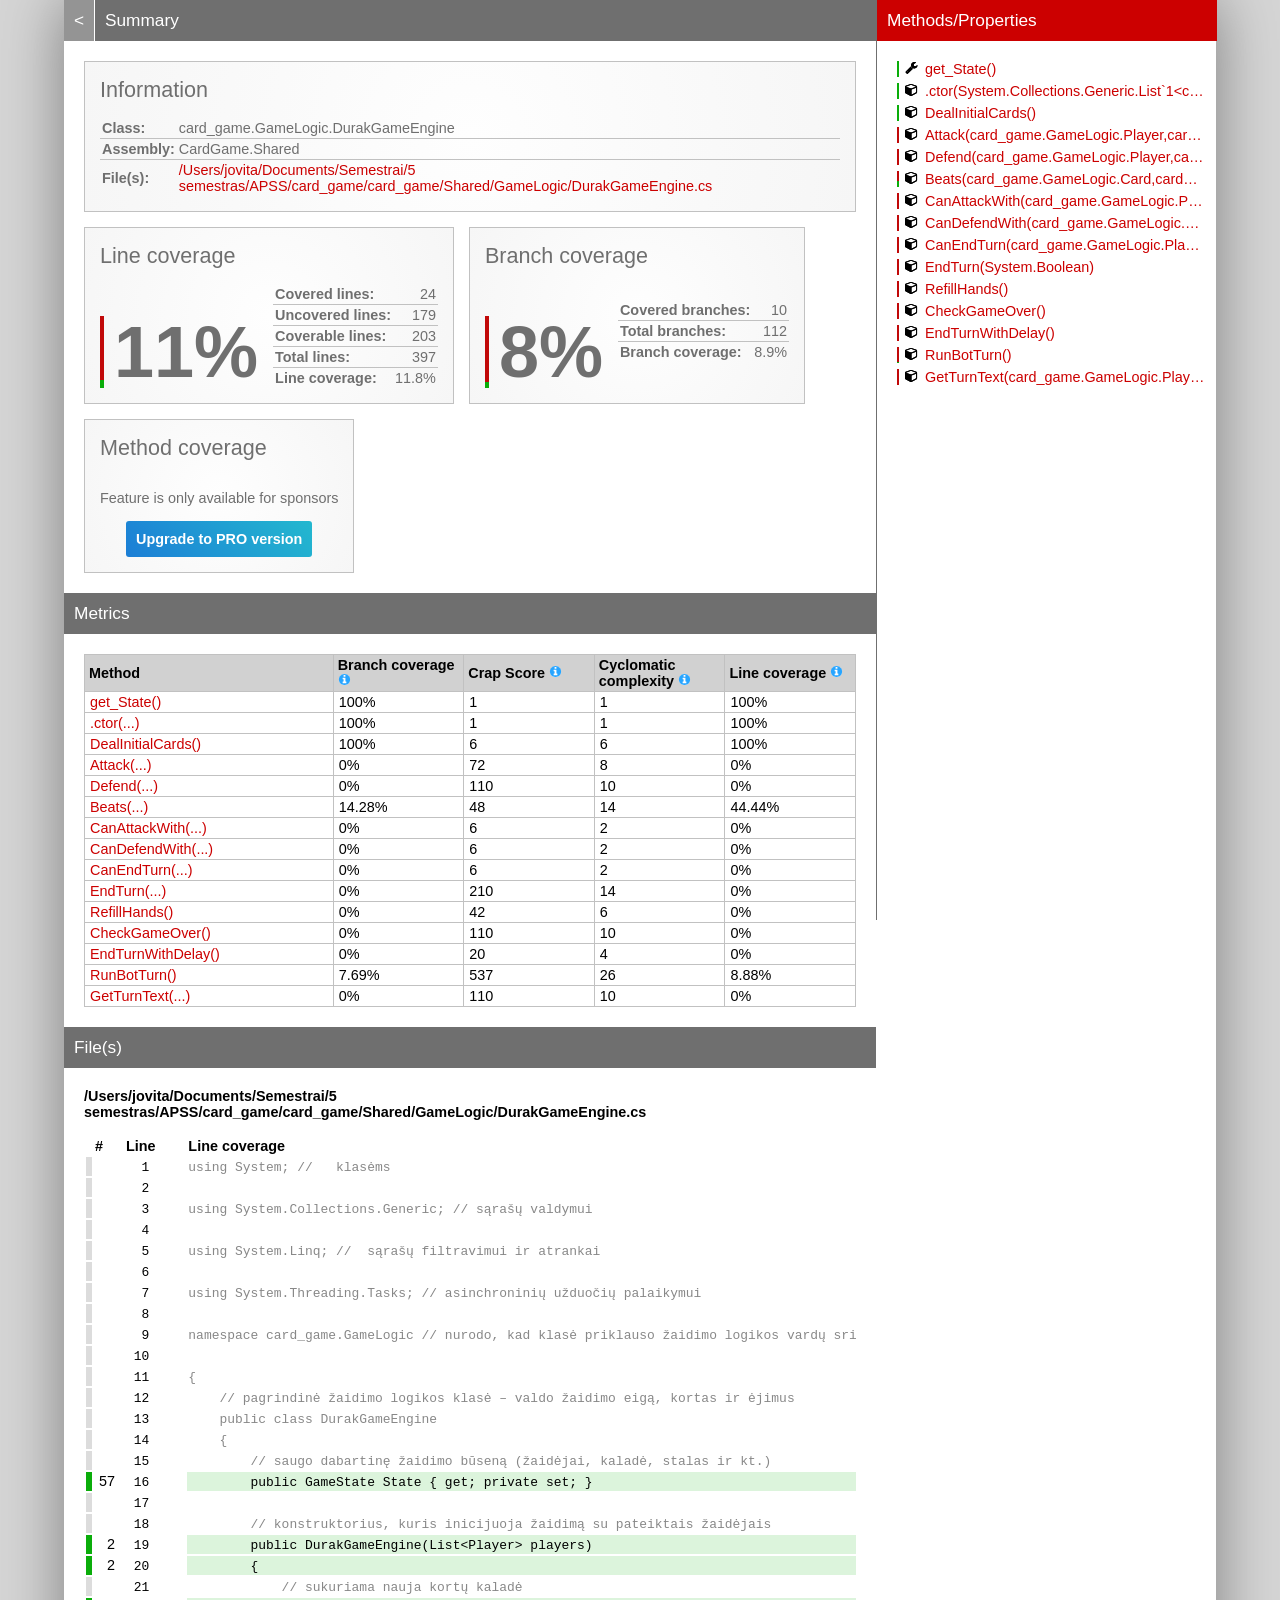
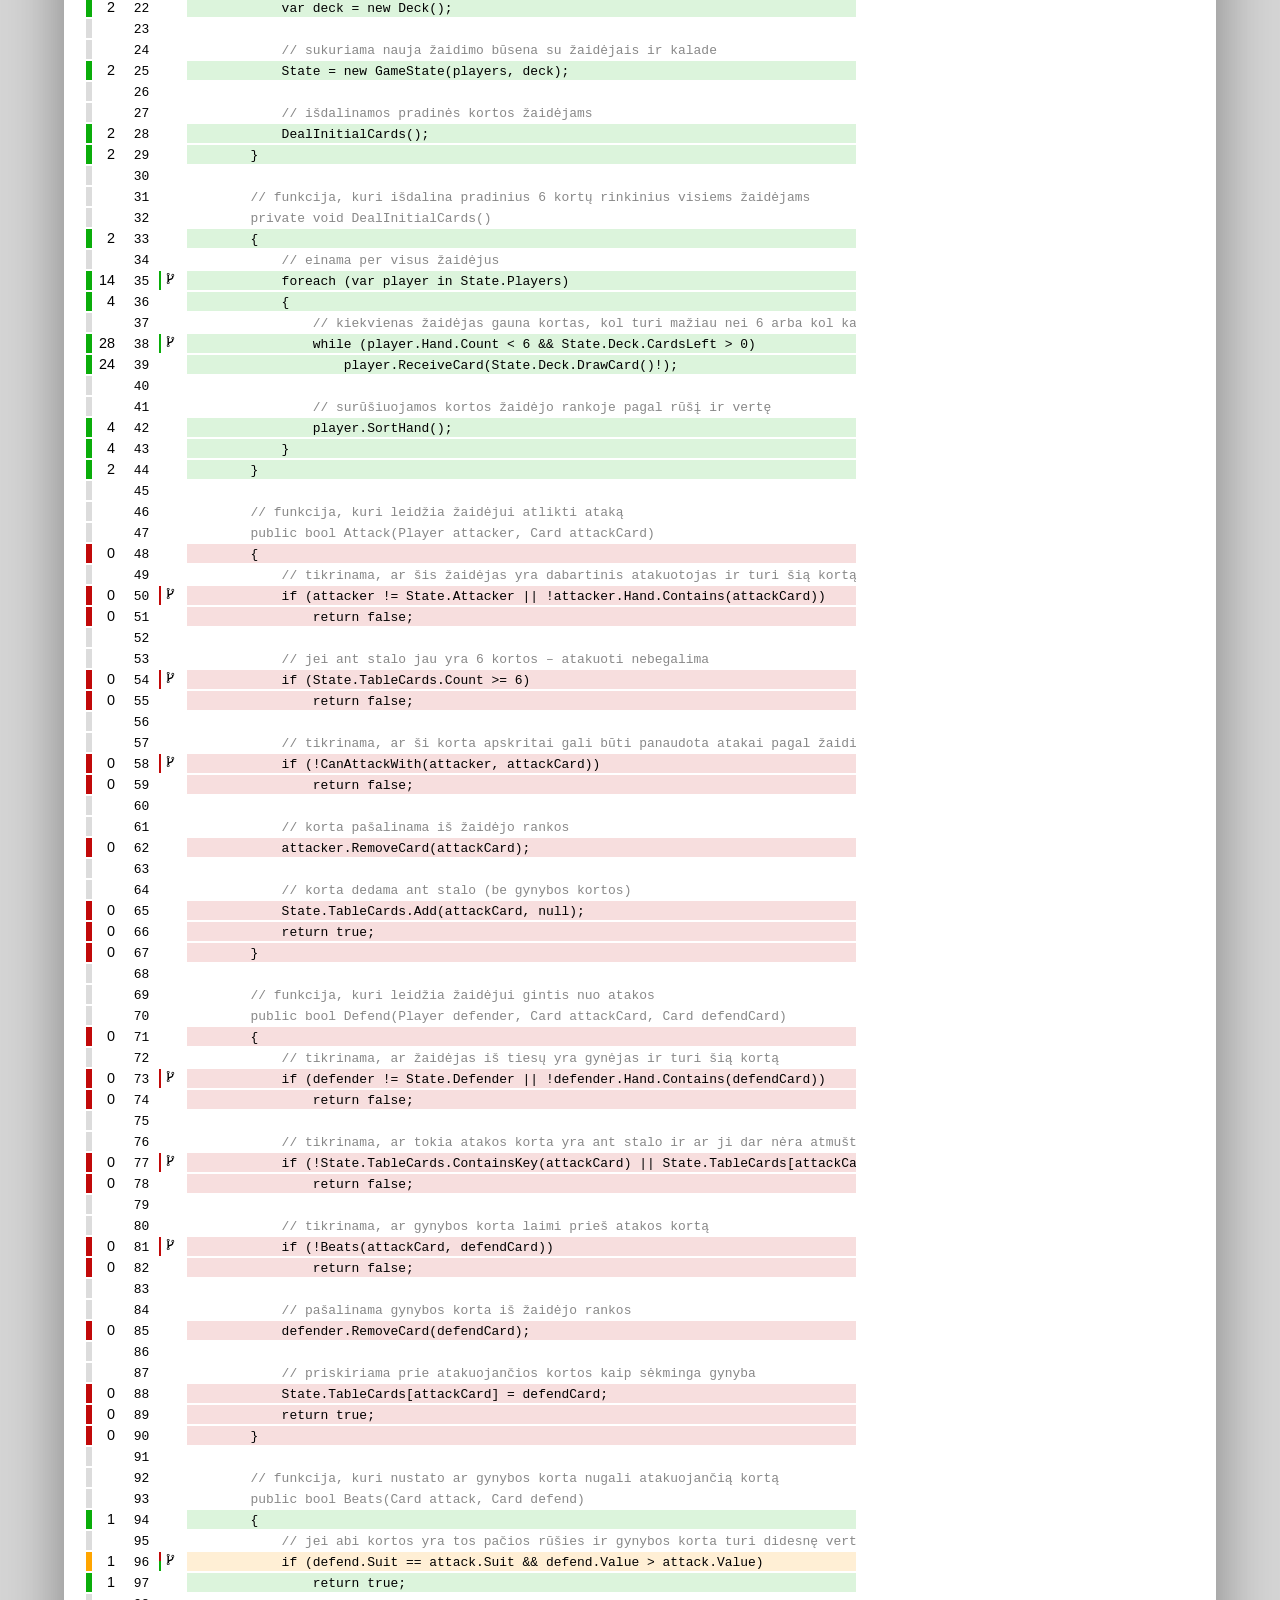
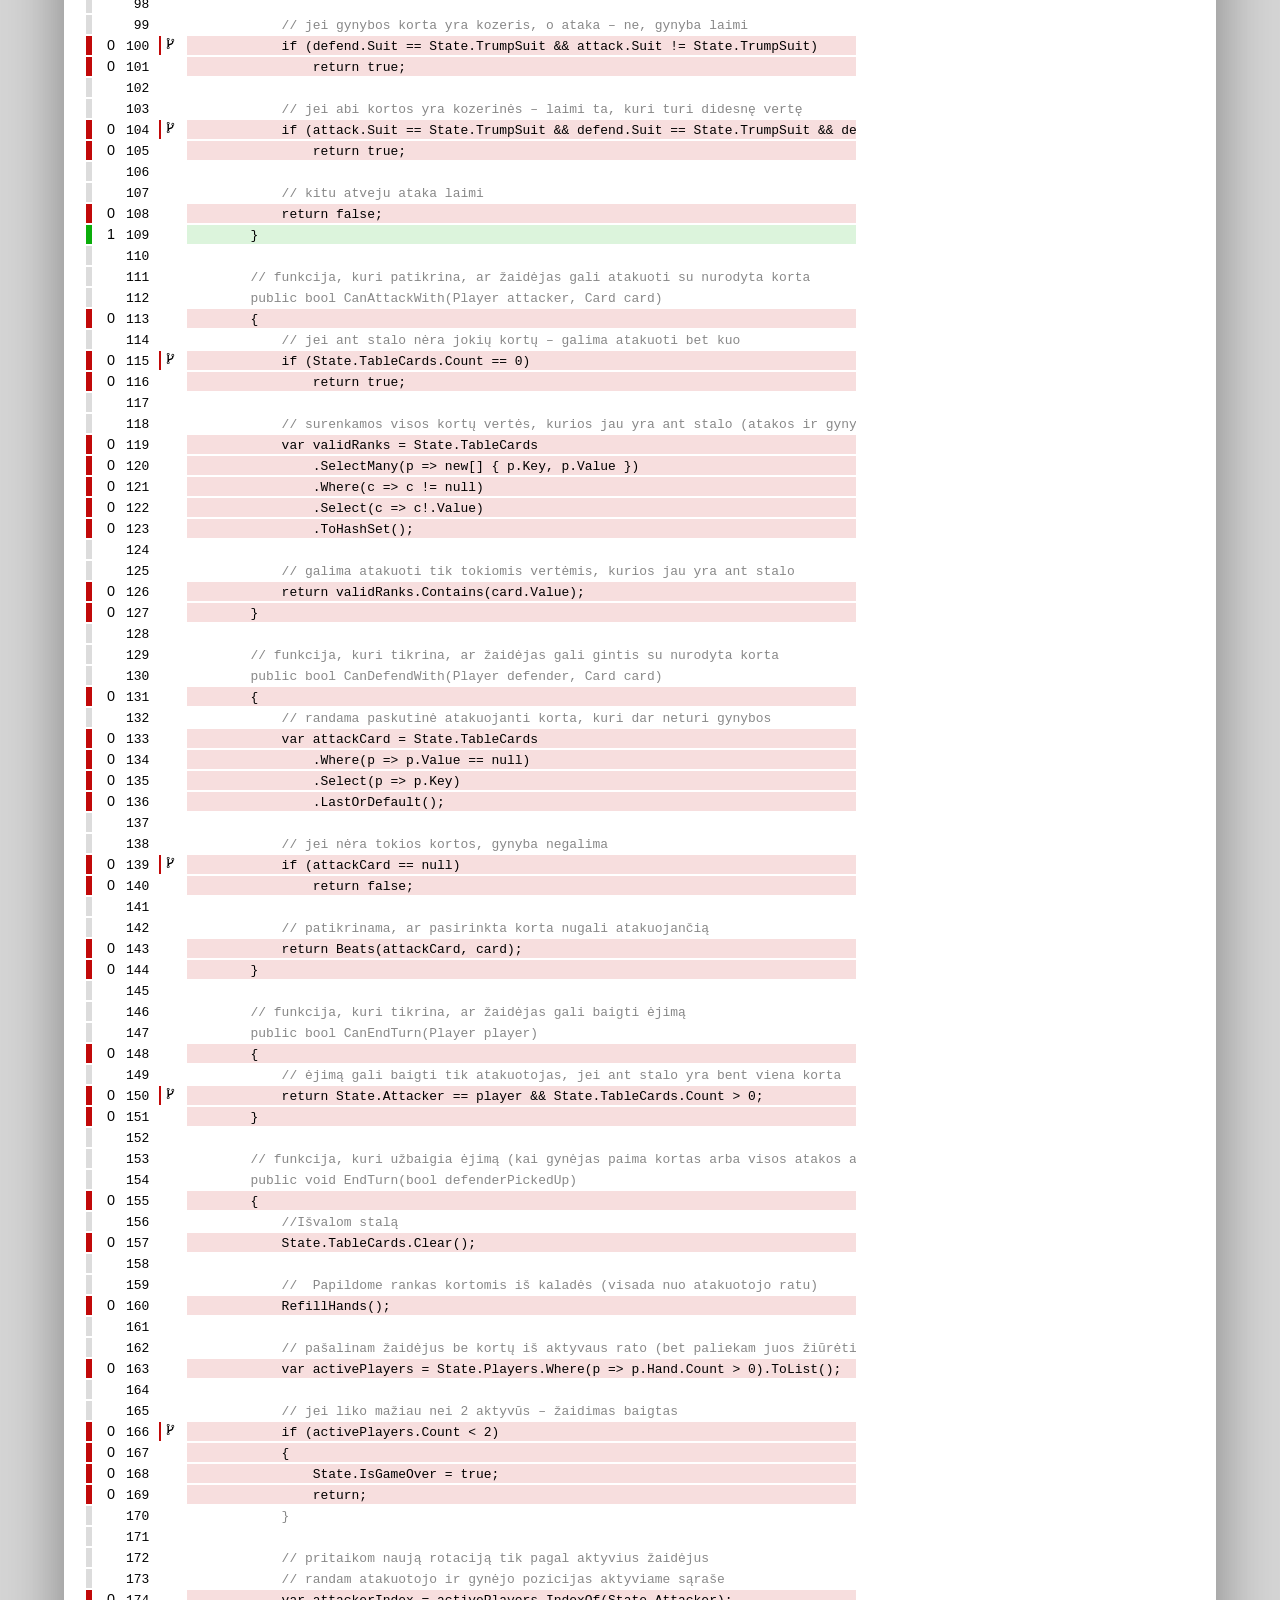
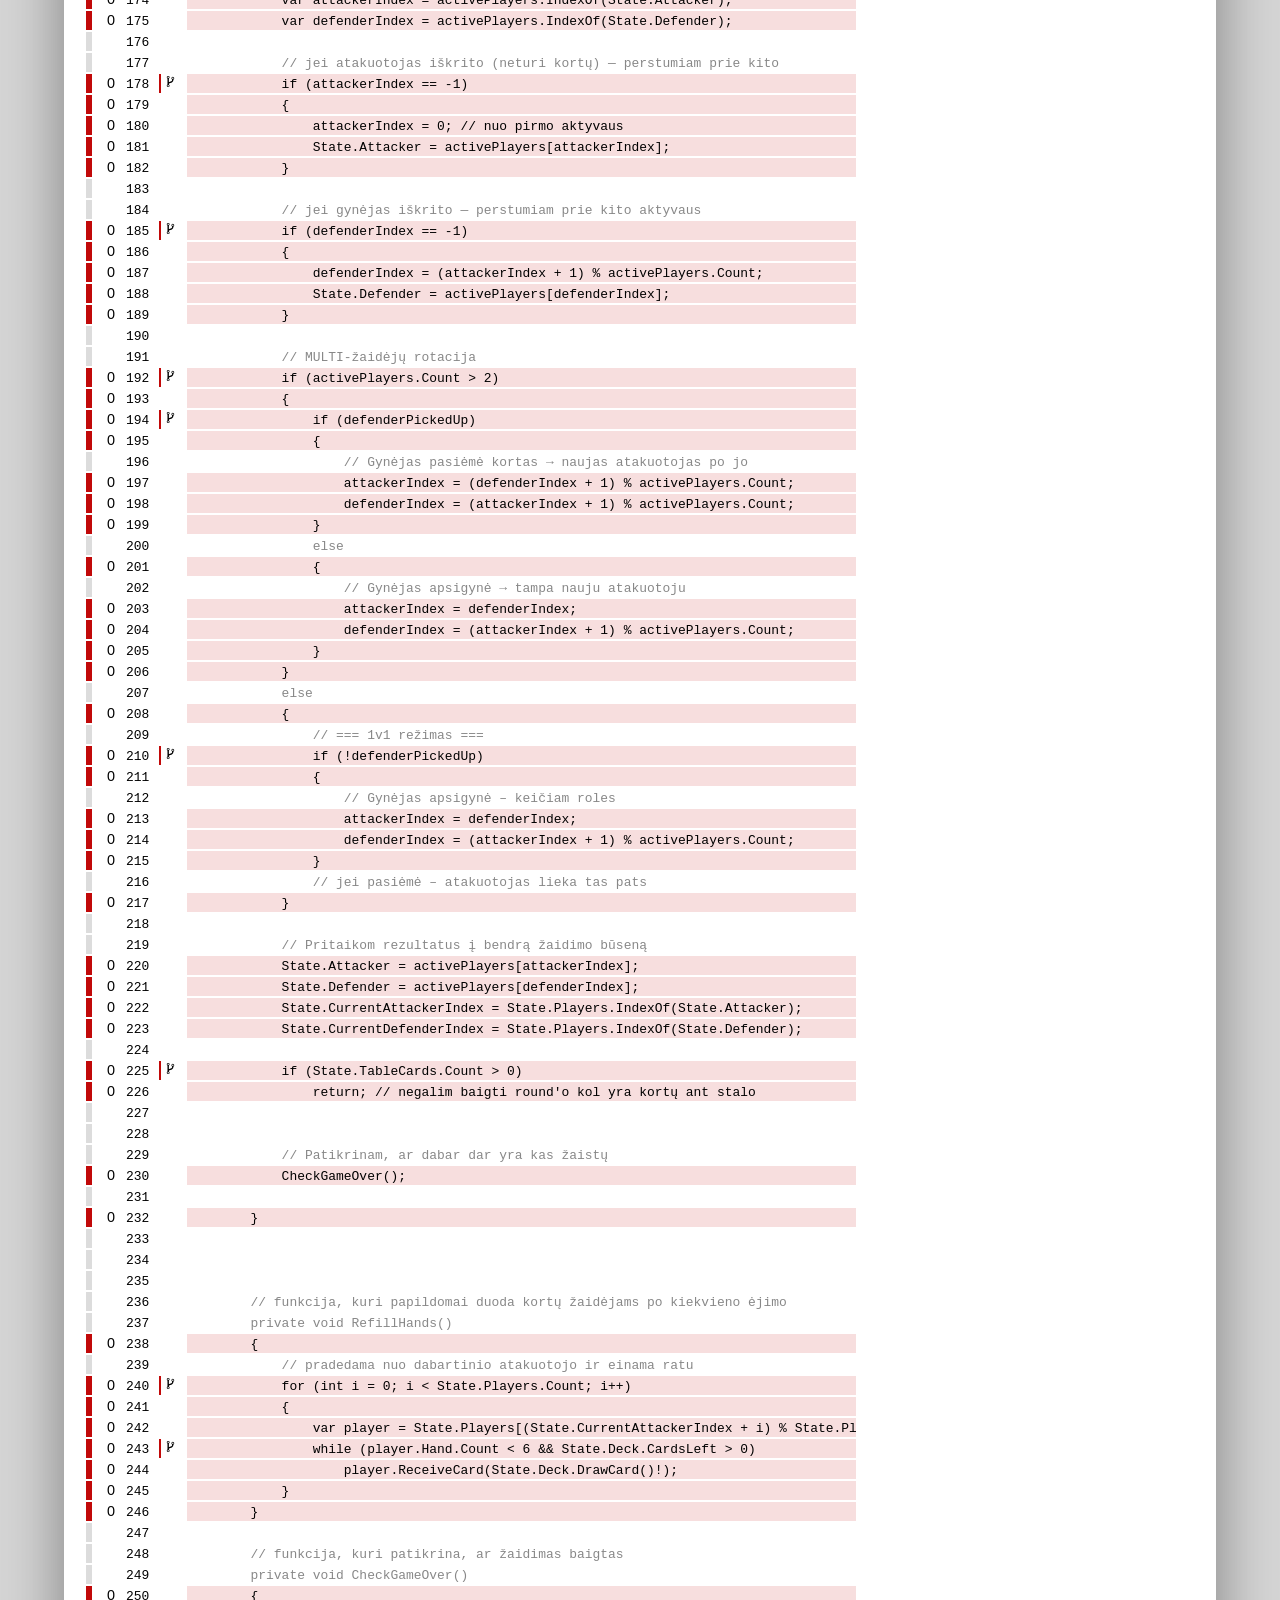
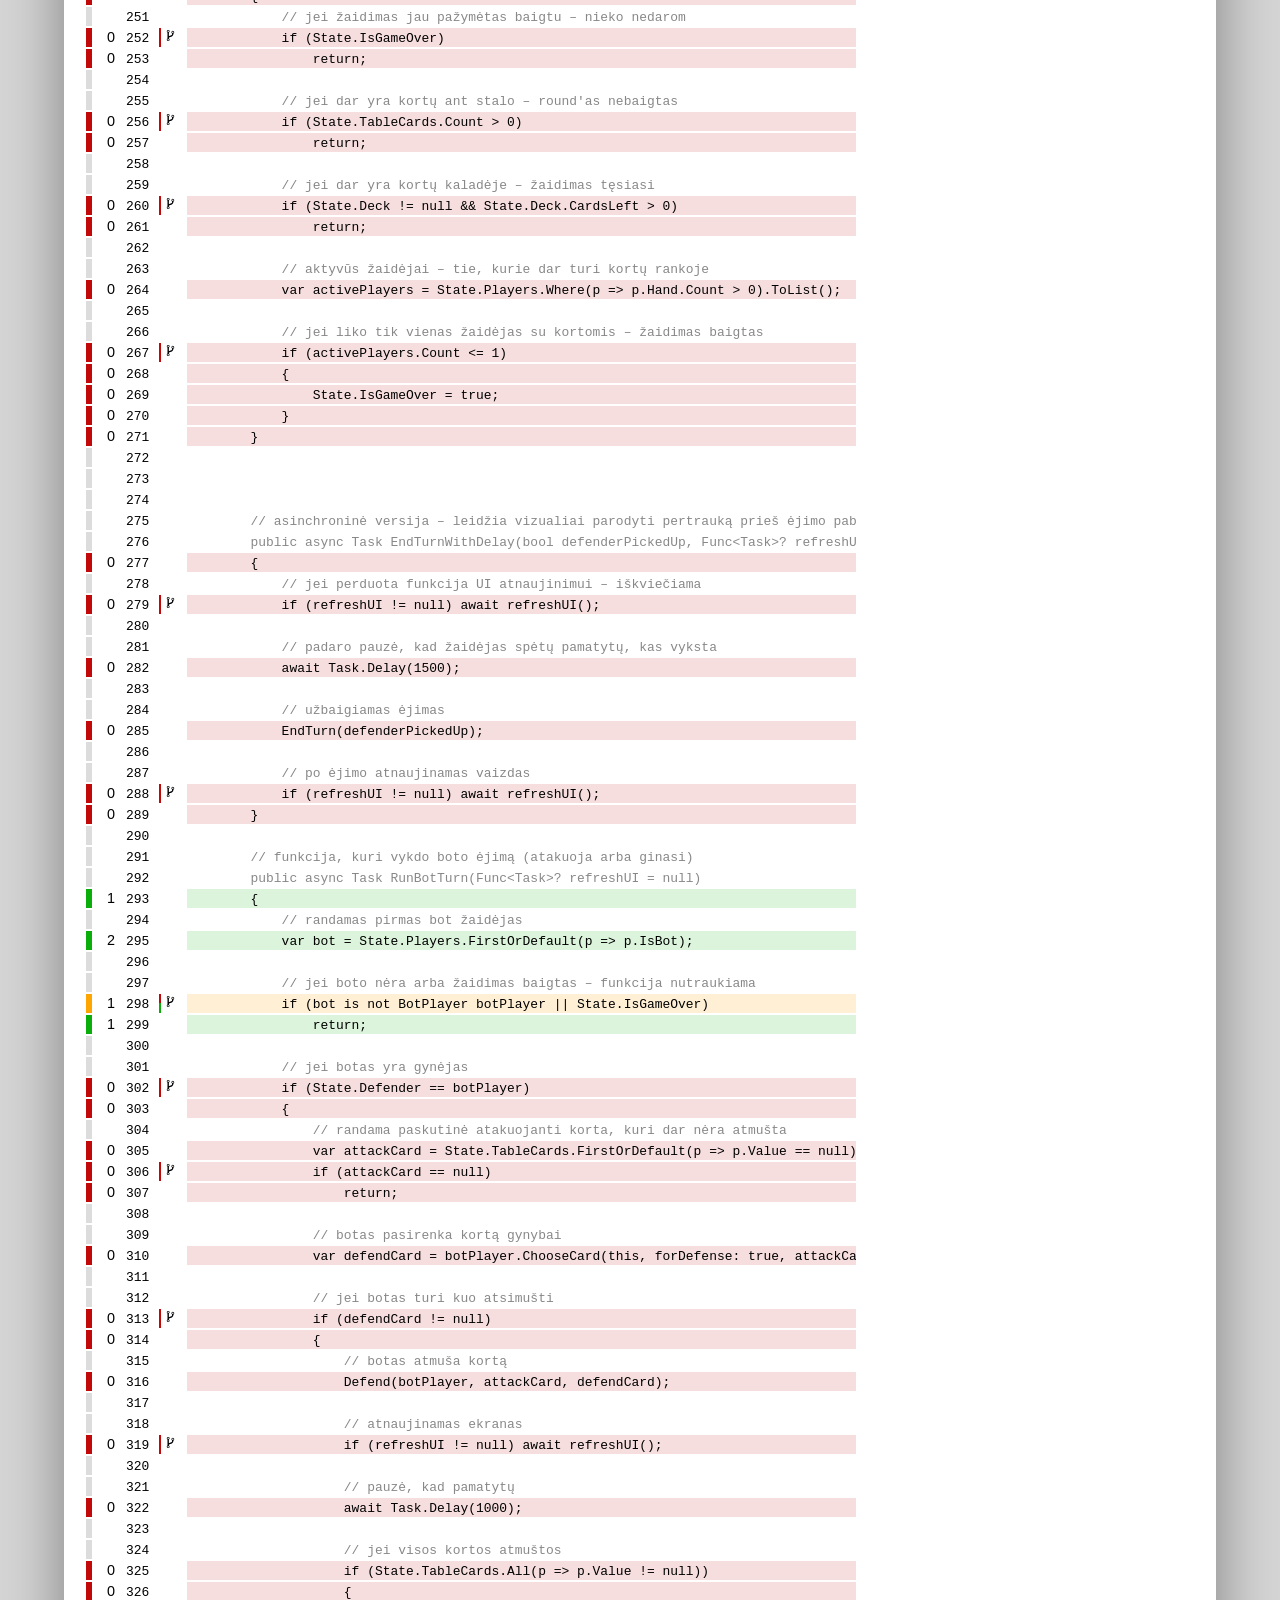
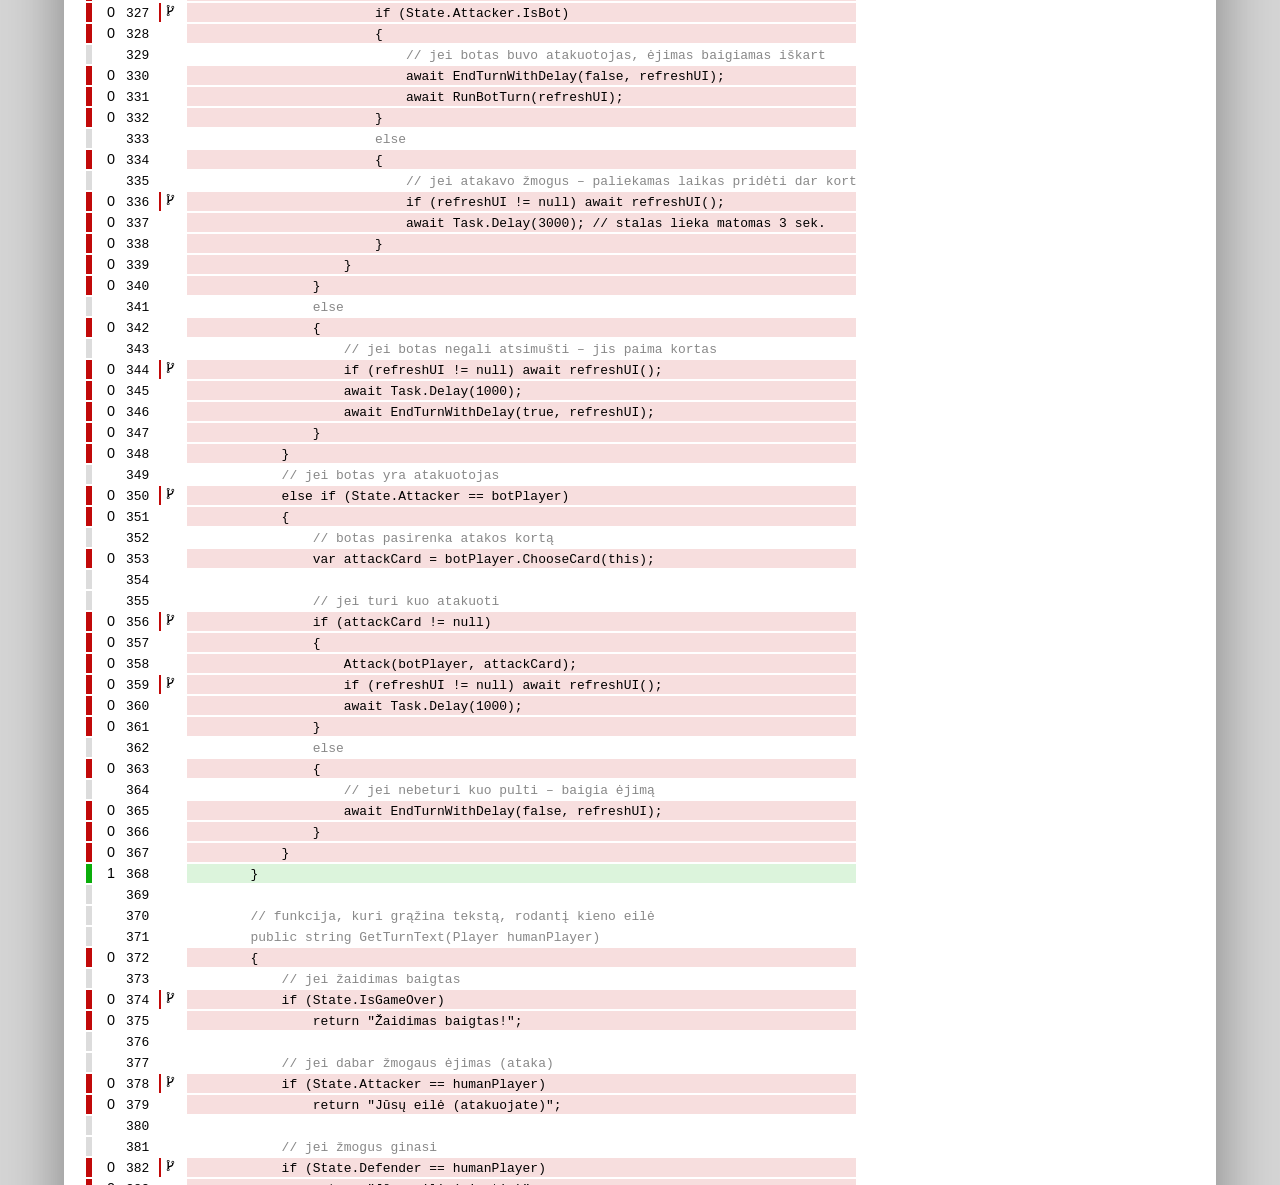
<file: CardGame.Tests/coverage-report/CardGame.Shared_DurakGameEngine.html>
<!DOCTYPE html>
<html>
<head>
<meta charset="utf-8" />
<meta name="viewport" content="width=device-width, initial-scale=1.0" />
<meta http-equiv="X-UA-Compatible" content="IE=EDGE,chrome=1" />
<link href="[data-uri]" rel="icon" type="image/x-icon" />
<title>card_game.GameLogic.DurakGameEngine - Coverage Report</title>
<link rel="stylesheet" type="text/css" href="report.css" />
</head><body><div class="container"><div class="containerleft">
<h1><a href="index.html" class="back">&lt;</a> Summary</h1>
<div class="card-group">
<div class="card">
<div class="card-header">Information</div>
<div class="card-body">
<div class="table">
<table>
<tr>
<th>Class:</th>
<td class="limit-width " title="card_game.GameLogic.DurakGameEngine">card_game.GameLogic.DurakGameEngine</td>
</tr>
<tr>
<th>Assembly:</th>
<td class="limit-width " title="CardGame.Shared">CardGame.Shared</td>
</tr>
<tr>
<th>File(s):</th>
<td class="overflow-wrap"><a href="#UsersjovitaDocumentsSemestrai5semestrasAPSScard_gamecard_gameSharedGameLogicDurakGameEnginecs" class="navigatetohash">/Users/jovita/Documents/Semestrai/5 semestras/APSS/card_game/card_game/Shared/GameLogic/DurakGameEngine.cs</a></td>
</tr>
</table>
</div>
</div>
</div>
</div>
<div class="card-group">
<div class="card">
<div class="card-header">Line coverage</div>
<div class="card-body">
<div class="large cardpercentagebar cardpercentagebar88">11%</div>
<div class="table">
<table>
<tr>
<th>Covered lines:</th>
<td class="limit-width right" title="24">24</td>
</tr>
<tr>
<th>Uncovered lines:</th>
<td class="limit-width right" title="179">179</td>
</tr>
<tr>
<th>Coverable lines:</th>
<td class="limit-width right" title="203">203</td>
</tr>
<tr>
<th>Total lines:</th>
<td class="limit-width right" title="397">397</td>
</tr>
<tr>
<th>Line coverage:</th>
<td class="limit-width right" title="24 of 203">11.8%</td>
</tr>
</table>
</div>
</div>
</div>
<div class="card">
<div class="card-header">Branch coverage</div>
<div class="card-body">
<div class="large cardpercentagebar cardpercentagebar91">8%</div>
<div class="table">
<table>
<tr>
<th>Covered branches:</th>
<td class="limit-width right" title="10">10</td>
</tr>
<tr>
<th>Total branches:</th>
<td class="limit-width right" title="112">112</td>
</tr>
<tr>
<th>Branch coverage:</th>
<td class="limit-width right" title="10 of 112">8.9%</td>
</tr>
</table>
</div>
</div>
</div>
<div class="card">
<div class="card-header">Method coverage</div>
<div class="card-body">
<div class="center">
<p>Feature is only available for sponsors</p>
<a class="pro-button" href="https://reportgenerator.io/pro" target="_blank">Upgrade to PRO version</a>
</div>
</div>
</div>
</div>
<h1>Metrics</h1>
<div class="table-responsive">
<table class="overview table-fixed">
<colgroup>
<col class="column-min-200" />
<col class="column105" />
<col class="column105" />
<col class="column105" />
<col class="column105" />
</colgroup>
<thead><tr><th>Method</th><th>Branch coverage <a href="https://en.wikipedia.org/wiki/Code_coverage" target="_blank"><i class="icon-info-circled"></i></a></th><th>Crap Score <a href="https://googletesting.blogspot.de/2011/02/this-code-is-crap.html" target="_blank"><i class="icon-info-circled"></i></a></th><th>Cyclomatic complexity <a href="https://en.wikipedia.org/wiki/Cyclomatic_complexity" target="_blank"><i class="icon-info-circled"></i></a></th><th>Line coverage <a href="https://en.wikipedia.org/wiki/Code_coverage" target="_blank"><i class="icon-info-circled"></i></a></th></tr></thead>
<tbody>
<tr><td title="get_State()"><a href="#file0_line16" class="navigatetohash">get_State()</a></td><td>100%</td><td>1</td><td>1</td><td>100%</td></tr>
<tr><td title=".ctor(System.Collections.Generic.List`1&lt;card_game.GameLogic.Player&gt;)"><a href="#file0_line19" class="navigatetohash">.ctor(...)</a></td><td>100%</td><td>1</td><td>1</td><td>100%</td></tr>
<tr><td title="DealInitialCards()"><a href="#file0_line33" class="navigatetohash">DealInitialCards()</a></td><td>100%</td><td>6</td><td>6</td><td>100%</td></tr>
<tr><td title="Attack(card_game.GameLogic.Player,card_game.GameLogic.Card)"><a href="#file0_line48" class="navigatetohash">Attack(...)</a></td><td>0%</td><td>72</td><td>8</td><td>0%</td></tr>
<tr><td title="Defend(card_game.GameLogic.Player,card_game.GameLogic.Card,card_game.GameLogic.Card)"><a href="#file0_line71" class="navigatetohash">Defend(...)</a></td><td>0%</td><td>110</td><td>10</td><td>0%</td></tr>
<tr><td title="Beats(card_game.GameLogic.Card,card_game.GameLogic.Card)"><a href="#file0_line94" class="navigatetohash">Beats(...)</a></td><td>14.28%</td><td>48</td><td>14</td><td>44.44%</td></tr>
<tr><td title="CanAttackWith(card_game.GameLogic.Player,card_game.GameLogic.Card)"><a href="#file0_line113" class="navigatetohash">CanAttackWith(...)</a></td><td>0%</td><td>6</td><td>2</td><td>0%</td></tr>
<tr><td title="CanDefendWith(card_game.GameLogic.Player,card_game.GameLogic.Card)"><a href="#file0_line131" class="navigatetohash">CanDefendWith(...)</a></td><td>0%</td><td>6</td><td>2</td><td>0%</td></tr>
<tr><td title="CanEndTurn(card_game.GameLogic.Player)"><a href="#file0_line148" class="navigatetohash">CanEndTurn(...)</a></td><td>0%</td><td>6</td><td>2</td><td>0%</td></tr>
<tr><td title="EndTurn(System.Boolean)"><a href="#file0_line155" class="navigatetohash">EndTurn(...)</a></td><td>0%</td><td>210</td><td>14</td><td>0%</td></tr>
<tr><td title="RefillHands()"><a href="#file0_line238" class="navigatetohash">RefillHands()</a></td><td>0%</td><td>42</td><td>6</td><td>0%</td></tr>
<tr><td title="CheckGameOver()"><a href="#file0_line250" class="navigatetohash">CheckGameOver()</a></td><td>0%</td><td>110</td><td>10</td><td>0%</td></tr>
<tr><td title="EndTurnWithDelay()"><a href="#file0_line277" class="navigatetohash">EndTurnWithDelay()</a></td><td>0%</td><td>20</td><td>4</td><td>0%</td></tr>
<tr><td title="RunBotTurn()"><a href="#file0_line293" class="navigatetohash">RunBotTurn()</a></td><td>7.69%</td><td>537</td><td>26</td><td>8.88%</td></tr>
<tr><td title="GetTurnText(card_game.GameLogic.Player)"><a href="#file0_line372" class="navigatetohash">GetTurnText(...)</a></td><td>0%</td><td>110</td><td>10</td><td>0%</td></tr>
</tbody>
</table>
</div>
<h1>File(s)</h1>
<h2 id="UsersjovitaDocumentsSemestrai5semestrasAPSScard_gamecard_gameSharedGameLogicDurakGameEnginecs">/Users/jovita/Documents/Semestrai/5 semestras/APSS/card_game/card_game/Shared/GameLogic/DurakGameEngine.cs</h2>
<div class="table-responsive">
<table class="lineAnalysis">
<thead><tr><th></th><th>#</th><th>Line</th><th></th><th>Line coverage</th></tr></thead>
<tbody>
<tr class="" title="Not coverable" data-coverage="{'AllTestMethods': {'VC': '', 'LVS': 'gray'}}"><td class="gray">&nbsp;</td><td class="leftmargin rightmargin right"></td><td class="rightmargin right"><a id="file0_line1"></a><code>1</code></td><td></td><td class="lightgray"><code>using&nbsp;System;&nbsp;//&nbsp;&nbsp;&nbsp;klasėms</code></td></tr>
<tr class="" title="Not coverable" data-coverage="{'AllTestMethods': {'VC': '', 'LVS': 'gray'}}"><td class="gray">&nbsp;</td><td class="leftmargin rightmargin right"></td><td class="rightmargin right"><a id="file0_line2"></a><code>2</code></td><td></td><td class="lightgray"><code></code></td></tr>
<tr class="" title="Not coverable" data-coverage="{'AllTestMethods': {'VC': '', 'LVS': 'gray'}}"><td class="gray">&nbsp;</td><td class="leftmargin rightmargin right"></td><td class="rightmargin right"><a id="file0_line3"></a><code>3</code></td><td></td><td class="lightgray"><code>using&nbsp;System.Collections.Generic;&nbsp;//&nbsp;sąrašų&nbsp;valdymui</code></td></tr>
<tr class="" title="Not coverable" data-coverage="{'AllTestMethods': {'VC': '', 'LVS': 'gray'}}"><td class="gray">&nbsp;</td><td class="leftmargin rightmargin right"></td><td class="rightmargin right"><a id="file0_line4"></a><code>4</code></td><td></td><td class="lightgray"><code></code></td></tr>
<tr class="" title="Not coverable" data-coverage="{'AllTestMethods': {'VC': '', 'LVS': 'gray'}}"><td class="gray">&nbsp;</td><td class="leftmargin rightmargin right"></td><td class="rightmargin right"><a id="file0_line5"></a><code>5</code></td><td></td><td class="lightgray"><code>using&nbsp;System.Linq;&nbsp;//&nbsp;&nbsp;sąrašų&nbsp;filtravimui&nbsp;ir&nbsp;atrankai</code></td></tr>
<tr class="" title="Not coverable" data-coverage="{'AllTestMethods': {'VC': '', 'LVS': 'gray'}}"><td class="gray">&nbsp;</td><td class="leftmargin rightmargin right"></td><td class="rightmargin right"><a id="file0_line6"></a><code>6</code></td><td></td><td class="lightgray"><code></code></td></tr>
<tr class="" title="Not coverable" data-coverage="{'AllTestMethods': {'VC': '', 'LVS': 'gray'}}"><td class="gray">&nbsp;</td><td class="leftmargin rightmargin right"></td><td class="rightmargin right"><a id="file0_line7"></a><code>7</code></td><td></td><td class="lightgray"><code>using&nbsp;System.Threading.Tasks;&nbsp;//&nbsp;asinchroninių&nbsp;užduočių&nbsp;palaikymui</code></td></tr>
<tr class="" title="Not coverable" data-coverage="{'AllTestMethods': {'VC': '', 'LVS': 'gray'}}"><td class="gray">&nbsp;</td><td class="leftmargin rightmargin right"></td><td class="rightmargin right"><a id="file0_line8"></a><code>8</code></td><td></td><td class="lightgray"><code></code></td></tr>
<tr class="" title="Not coverable" data-coverage="{'AllTestMethods': {'VC': '', 'LVS': 'gray'}}"><td class="gray">&nbsp;</td><td class="leftmargin rightmargin right"></td><td class="rightmargin right"><a id="file0_line9"></a><code>9</code></td><td></td><td class="lightgray"><code>namespace&nbsp;card_game.GameLogic&nbsp;//&nbsp;nurodo,&nbsp;kad&nbsp;klasė&nbsp;priklauso&nbsp;žaidimo&nbsp;logikos&nbsp;vardų&nbsp;sričiai</code></td></tr>
<tr class="" title="Not coverable" data-coverage="{'AllTestMethods': {'VC': '', 'LVS': 'gray'}}"><td class="gray">&nbsp;</td><td class="leftmargin rightmargin right"></td><td class="rightmargin right"><a id="file0_line10"></a><code>10</code></td><td></td><td class="lightgray"><code></code></td></tr>
<tr class="" title="Not coverable" data-coverage="{'AllTestMethods': {'VC': '', 'LVS': 'gray'}}"><td class="gray">&nbsp;</td><td class="leftmargin rightmargin right"></td><td class="rightmargin right"><a id="file0_line11"></a><code>11</code></td><td></td><td class="lightgray"><code>{</code></td></tr>
<tr class="" title="Not coverable" data-coverage="{'AllTestMethods': {'VC': '', 'LVS': 'gray'}}"><td class="gray">&nbsp;</td><td class="leftmargin rightmargin right"></td><td class="rightmargin right"><a id="file0_line12"></a><code>12</code></td><td></td><td class="lightgray"><code>&nbsp;&nbsp;&nbsp;&nbsp;//&nbsp;pagrindinė&nbsp;žaidimo&nbsp;logikos&nbsp;klasė&nbsp;–&nbsp;valdo&nbsp;žaidimo&nbsp;eigą,&nbsp;kortas&nbsp;ir&nbsp;ėjimus</code></td></tr>
<tr class="" title="Not coverable" data-coverage="{'AllTestMethods': {'VC': '', 'LVS': 'gray'}}"><td class="gray">&nbsp;</td><td class="leftmargin rightmargin right"></td><td class="rightmargin right"><a id="file0_line13"></a><code>13</code></td><td></td><td class="lightgray"><code>&nbsp;&nbsp;&nbsp;&nbsp;public&nbsp;class&nbsp;DurakGameEngine</code></td></tr>
<tr class="" title="Not coverable" data-coverage="{'AllTestMethods': {'VC': '', 'LVS': 'gray'}}"><td class="gray">&nbsp;</td><td class="leftmargin rightmargin right"></td><td class="rightmargin right"><a id="file0_line14"></a><code>14</code></td><td></td><td class="lightgray"><code>&nbsp;&nbsp;&nbsp;&nbsp;{</code></td></tr>
<tr class="" title="Not coverable" data-coverage="{'AllTestMethods': {'VC': '', 'LVS': 'gray'}}"><td class="gray">&nbsp;</td><td class="leftmargin rightmargin right"></td><td class="rightmargin right"><a id="file0_line15"></a><code>15</code></td><td></td><td class="lightgray"><code>&nbsp;&nbsp;&nbsp;&nbsp;&nbsp;&nbsp;&nbsp;&nbsp;//&nbsp;saugo&nbsp;dabartinę&nbsp;žaidimo&nbsp;būseną&nbsp;(žaidėjai,&nbsp;kaladė,&nbsp;stalas&nbsp;ir&nbsp;kt.)</code></td></tr>
<tr class="coverableline" title="Covered (57 visits)" data-coverage="{'AllTestMethods': {'VC': '57', 'LVS': 'green'}}"><td class="green">&nbsp;</td><td class="leftmargin rightmargin right">57</td><td class="rightmargin right"><a id="file0_line16"></a><code>16</code></td><td></td><td class="lightgreen"><code>&nbsp;&nbsp;&nbsp;&nbsp;&nbsp;&nbsp;&nbsp;&nbsp;public&nbsp;GameState&nbsp;State&nbsp;{&nbsp;get;&nbsp;private&nbsp;set;&nbsp;}</code></td></tr>
<tr class="" title="Not coverable" data-coverage="{'AllTestMethods': {'VC': '', 'LVS': 'gray'}}"><td class="gray">&nbsp;</td><td class="leftmargin rightmargin right"></td><td class="rightmargin right"><a id="file0_line17"></a><code>17</code></td><td></td><td class="lightgray"><code></code></td></tr>
<tr class="" title="Not coverable" data-coverage="{'AllTestMethods': {'VC': '', 'LVS': 'gray'}}"><td class="gray">&nbsp;</td><td class="leftmargin rightmargin right"></td><td class="rightmargin right"><a id="file0_line18"></a><code>18</code></td><td></td><td class="lightgray"><code>&nbsp;&nbsp;&nbsp;&nbsp;&nbsp;&nbsp;&nbsp;&nbsp;//&nbsp;konstruktorius,&nbsp;kuris&nbsp;inicijuoja&nbsp;žaidimą&nbsp;su&nbsp;pateiktais&nbsp;žaidėjais</code></td></tr>
<tr class="coverableline" title="Covered (2 visits)" data-coverage="{'AllTestMethods': {'VC': '2', 'LVS': 'green'}}"><td class="green">&nbsp;</td><td class="leftmargin rightmargin right">2</td><td class="rightmargin right"><a id="file0_line19"></a><code>19</code></td><td></td><td class="lightgreen"><code>&nbsp;&nbsp;&nbsp;&nbsp;&nbsp;&nbsp;&nbsp;&nbsp;public&nbsp;DurakGameEngine(List&lt;Player&gt;&nbsp;players)</code></td></tr>
<tr class="coverableline" title="Covered (2 visits)" data-coverage="{'AllTestMethods': {'VC': '2', 'LVS': 'green'}}"><td class="green">&nbsp;</td><td class="leftmargin rightmargin right">2</td><td class="rightmargin right"><a id="file0_line20"></a><code>20</code></td><td></td><td class="lightgreen"><code>&nbsp;&nbsp;&nbsp;&nbsp;&nbsp;&nbsp;&nbsp;&nbsp;{</code></td></tr>
<tr class="" title="Not coverable" data-coverage="{'AllTestMethods': {'VC': '', 'LVS': 'gray'}}"><td class="gray">&nbsp;</td><td class="leftmargin rightmargin right"></td><td class="rightmargin right"><a id="file0_line21"></a><code>21</code></td><td></td><td class="lightgray"><code>&nbsp;&nbsp;&nbsp;&nbsp;&nbsp;&nbsp;&nbsp;&nbsp;&nbsp;&nbsp;&nbsp;&nbsp;//&nbsp;sukuriama&nbsp;nauja&nbsp;kortų&nbsp;kaladė</code></td></tr>
<tr class="coverableline" title="Covered (2 visits)" data-coverage="{'AllTestMethods': {'VC': '2', 'LVS': 'green'}}"><td class="green">&nbsp;</td><td class="leftmargin rightmargin right">2</td><td class="rightmargin right"><a id="file0_line22"></a><code>22</code></td><td></td><td class="lightgreen"><code>&nbsp;&nbsp;&nbsp;&nbsp;&nbsp;&nbsp;&nbsp;&nbsp;&nbsp;&nbsp;&nbsp;&nbsp;var&nbsp;deck&nbsp;=&nbsp;new&nbsp;Deck();</code></td></tr>
<tr class="" title="Not coverable" data-coverage="{'AllTestMethods': {'VC': '', 'LVS': 'gray'}}"><td class="gray">&nbsp;</td><td class="leftmargin rightmargin right"></td><td class="rightmargin right"><a id="file0_line23"></a><code>23</code></td><td></td><td class="lightgray"><code></code></td></tr>
<tr class="" title="Not coverable" data-coverage="{'AllTestMethods': {'VC': '', 'LVS': 'gray'}}"><td class="gray">&nbsp;</td><td class="leftmargin rightmargin right"></td><td class="rightmargin right"><a id="file0_line24"></a><code>24</code></td><td></td><td class="lightgray"><code>&nbsp;&nbsp;&nbsp;&nbsp;&nbsp;&nbsp;&nbsp;&nbsp;&nbsp;&nbsp;&nbsp;&nbsp;//&nbsp;sukuriama&nbsp;nauja&nbsp;žaidimo&nbsp;būsena&nbsp;su&nbsp;žaidėjais&nbsp;ir&nbsp;kalade</code></td></tr>
<tr class="coverableline" title="Covered (2 visits)" data-coverage="{'AllTestMethods': {'VC': '2', 'LVS': 'green'}}"><td class="green">&nbsp;</td><td class="leftmargin rightmargin right">2</td><td class="rightmargin right"><a id="file0_line25"></a><code>25</code></td><td></td><td class="lightgreen"><code>&nbsp;&nbsp;&nbsp;&nbsp;&nbsp;&nbsp;&nbsp;&nbsp;&nbsp;&nbsp;&nbsp;&nbsp;State&nbsp;=&nbsp;new&nbsp;GameState(players,&nbsp;deck);</code></td></tr>
<tr class="" title="Not coverable" data-coverage="{'AllTestMethods': {'VC': '', 'LVS': 'gray'}}"><td class="gray">&nbsp;</td><td class="leftmargin rightmargin right"></td><td class="rightmargin right"><a id="file0_line26"></a><code>26</code></td><td></td><td class="lightgray"><code></code></td></tr>
<tr class="" title="Not coverable" data-coverage="{'AllTestMethods': {'VC': '', 'LVS': 'gray'}}"><td class="gray">&nbsp;</td><td class="leftmargin rightmargin right"></td><td class="rightmargin right"><a id="file0_line27"></a><code>27</code></td><td></td><td class="lightgray"><code>&nbsp;&nbsp;&nbsp;&nbsp;&nbsp;&nbsp;&nbsp;&nbsp;&nbsp;&nbsp;&nbsp;&nbsp;//&nbsp;išdalinamos&nbsp;pradinės&nbsp;kortos&nbsp;žaidėjams</code></td></tr>
<tr class="coverableline" title="Covered (2 visits)" data-coverage="{'AllTestMethods': {'VC': '2', 'LVS': 'green'}}"><td class="green">&nbsp;</td><td class="leftmargin rightmargin right">2</td><td class="rightmargin right"><a id="file0_line28"></a><code>28</code></td><td></td><td class="lightgreen"><code>&nbsp;&nbsp;&nbsp;&nbsp;&nbsp;&nbsp;&nbsp;&nbsp;&nbsp;&nbsp;&nbsp;&nbsp;DealInitialCards();</code></td></tr>
<tr class="coverableline" title="Covered (2 visits)" data-coverage="{'AllTestMethods': {'VC': '2', 'LVS': 'green'}}"><td class="green">&nbsp;</td><td class="leftmargin rightmargin right">2</td><td class="rightmargin right"><a id="file0_line29"></a><code>29</code></td><td></td><td class="lightgreen"><code>&nbsp;&nbsp;&nbsp;&nbsp;&nbsp;&nbsp;&nbsp;&nbsp;}</code></td></tr>
<tr class="" title="Not coverable" data-coverage="{'AllTestMethods': {'VC': '', 'LVS': 'gray'}}"><td class="gray">&nbsp;</td><td class="leftmargin rightmargin right"></td><td class="rightmargin right"><a id="file0_line30"></a><code>30</code></td><td></td><td class="lightgray"><code></code></td></tr>
<tr class="" title="Not coverable" data-coverage="{'AllTestMethods': {'VC': '', 'LVS': 'gray'}}"><td class="gray">&nbsp;</td><td class="leftmargin rightmargin right"></td><td class="rightmargin right"><a id="file0_line31"></a><code>31</code></td><td></td><td class="lightgray"><code>&nbsp;&nbsp;&nbsp;&nbsp;&nbsp;&nbsp;&nbsp;&nbsp;//&nbsp;funkcija,&nbsp;kuri&nbsp;išdalina&nbsp;pradinius&nbsp;6&nbsp;kortų&nbsp;rinkinius&nbsp;visiems&nbsp;žaidėjams</code></td></tr>
<tr class="" title="Not coverable" data-coverage="{'AllTestMethods': {'VC': '', 'LVS': 'gray'}}"><td class="gray">&nbsp;</td><td class="leftmargin rightmargin right"></td><td class="rightmargin right"><a id="file0_line32"></a><code>32</code></td><td></td><td class="lightgray"><code>&nbsp;&nbsp;&nbsp;&nbsp;&nbsp;&nbsp;&nbsp;&nbsp;private&nbsp;void&nbsp;DealInitialCards()</code></td></tr>
<tr class="coverableline" title="Covered (2 visits)" data-coverage="{'AllTestMethods': {'VC': '2', 'LVS': 'green'}}"><td class="green">&nbsp;</td><td class="leftmargin rightmargin right">2</td><td class="rightmargin right"><a id="file0_line33"></a><code>33</code></td><td></td><td class="lightgreen"><code>&nbsp;&nbsp;&nbsp;&nbsp;&nbsp;&nbsp;&nbsp;&nbsp;{</code></td></tr>
<tr class="" title="Not coverable" data-coverage="{'AllTestMethods': {'VC': '', 'LVS': 'gray'}}"><td class="gray">&nbsp;</td><td class="leftmargin rightmargin right"></td><td class="rightmargin right"><a id="file0_line34"></a><code>34</code></td><td></td><td class="lightgray"><code>&nbsp;&nbsp;&nbsp;&nbsp;&nbsp;&nbsp;&nbsp;&nbsp;&nbsp;&nbsp;&nbsp;&nbsp;//&nbsp;einama&nbsp;per&nbsp;visus&nbsp;žaidėjus</code></td></tr>
<tr class="coverableline" title="Covered (14 visits, 2 of 2 branches are covered)" data-coverage="{'AllTestMethods': {'VC': '14', 'LVS': 'green'}}"><td class="green">&nbsp;</td><td class="leftmargin rightmargin right">14</td><td class="rightmargin right"><a id="file0_line35"></a><code>35</code></td><td class="percentagebar percentagebar100"><i class="icon-fork"></i></td><td class="lightgreen"><code>&nbsp;&nbsp;&nbsp;&nbsp;&nbsp;&nbsp;&nbsp;&nbsp;&nbsp;&nbsp;&nbsp;&nbsp;foreach&nbsp;(var&nbsp;player&nbsp;in&nbsp;State.Players)</code></td></tr>
<tr class="coverableline" title="Covered (4 visits)" data-coverage="{'AllTestMethods': {'VC': '4', 'LVS': 'green'}}"><td class="green">&nbsp;</td><td class="leftmargin rightmargin right">4</td><td class="rightmargin right"><a id="file0_line36"></a><code>36</code></td><td></td><td class="lightgreen"><code>&nbsp;&nbsp;&nbsp;&nbsp;&nbsp;&nbsp;&nbsp;&nbsp;&nbsp;&nbsp;&nbsp;&nbsp;{</code></td></tr>
<tr class="" title="Not coverable" data-coverage="{'AllTestMethods': {'VC': '', 'LVS': 'gray'}}"><td class="gray">&nbsp;</td><td class="leftmargin rightmargin right"></td><td class="rightmargin right"><a id="file0_line37"></a><code>37</code></td><td></td><td class="lightgray"><code>&nbsp;&nbsp;&nbsp;&nbsp;&nbsp;&nbsp;&nbsp;&nbsp;&nbsp;&nbsp;&nbsp;&nbsp;&nbsp;&nbsp;&nbsp;&nbsp;//&nbsp;kiekvienas&nbsp;žaidėjas&nbsp;gauna&nbsp;kortas,&nbsp;kol&nbsp;turi&nbsp;mažiau&nbsp;nei&nbsp;6&nbsp;arba&nbsp;kol&nbsp;kaladė&nbsp;baigiasi</code></td></tr>
<tr class="coverableline" title="Covered (28 visits, 4 of 4 branches are covered)" data-coverage="{'AllTestMethods': {'VC': '28', 'LVS': 'green'}}"><td class="green">&nbsp;</td><td class="leftmargin rightmargin right">28</td><td class="rightmargin right"><a id="file0_line38"></a><code>38</code></td><td class="percentagebar percentagebar100"><i class="icon-fork"></i></td><td class="lightgreen"><code>&nbsp;&nbsp;&nbsp;&nbsp;&nbsp;&nbsp;&nbsp;&nbsp;&nbsp;&nbsp;&nbsp;&nbsp;&nbsp;&nbsp;&nbsp;&nbsp;while&nbsp;(player.Hand.Count&nbsp;&lt;&nbsp;6&nbsp;&amp;&amp;&nbsp;State.Deck.CardsLeft&nbsp;&gt;&nbsp;0)</code></td></tr>
<tr class="coverableline" title="Covered (24 visits)" data-coverage="{'AllTestMethods': {'VC': '24', 'LVS': 'green'}}"><td class="green">&nbsp;</td><td class="leftmargin rightmargin right">24</td><td class="rightmargin right"><a id="file0_line39"></a><code>39</code></td><td></td><td class="lightgreen"><code>&nbsp;&nbsp;&nbsp;&nbsp;&nbsp;&nbsp;&nbsp;&nbsp;&nbsp;&nbsp;&nbsp;&nbsp;&nbsp;&nbsp;&nbsp;&nbsp;&nbsp;&nbsp;&nbsp;&nbsp;player.ReceiveCard(State.Deck.DrawCard()!);</code></td></tr>
<tr class="" title="Not coverable" data-coverage="{'AllTestMethods': {'VC': '', 'LVS': 'gray'}}"><td class="gray">&nbsp;</td><td class="leftmargin rightmargin right"></td><td class="rightmargin right"><a id="file0_line40"></a><code>40</code></td><td></td><td class="lightgray"><code></code></td></tr>
<tr class="" title="Not coverable" data-coverage="{'AllTestMethods': {'VC': '', 'LVS': 'gray'}}"><td class="gray">&nbsp;</td><td class="leftmargin rightmargin right"></td><td class="rightmargin right"><a id="file0_line41"></a><code>41</code></td><td></td><td class="lightgray"><code>&nbsp;&nbsp;&nbsp;&nbsp;&nbsp;&nbsp;&nbsp;&nbsp;&nbsp;&nbsp;&nbsp;&nbsp;&nbsp;&nbsp;&nbsp;&nbsp;//&nbsp;surūšiuojamos&nbsp;kortos&nbsp;žaidėjo&nbsp;rankoje&nbsp;pagal&nbsp;rūšį&nbsp;ir&nbsp;vertę</code></td></tr>
<tr class="coverableline" title="Covered (4 visits)" data-coverage="{'AllTestMethods': {'VC': '4', 'LVS': 'green'}}"><td class="green">&nbsp;</td><td class="leftmargin rightmargin right">4</td><td class="rightmargin right"><a id="file0_line42"></a><code>42</code></td><td></td><td class="lightgreen"><code>&nbsp;&nbsp;&nbsp;&nbsp;&nbsp;&nbsp;&nbsp;&nbsp;&nbsp;&nbsp;&nbsp;&nbsp;&nbsp;&nbsp;&nbsp;&nbsp;player.SortHand();</code></td></tr>
<tr class="coverableline" title="Covered (4 visits)" data-coverage="{'AllTestMethods': {'VC': '4', 'LVS': 'green'}}"><td class="green">&nbsp;</td><td class="leftmargin rightmargin right">4</td><td class="rightmargin right"><a id="file0_line43"></a><code>43</code></td><td></td><td class="lightgreen"><code>&nbsp;&nbsp;&nbsp;&nbsp;&nbsp;&nbsp;&nbsp;&nbsp;&nbsp;&nbsp;&nbsp;&nbsp;}</code></td></tr>
<tr class="coverableline" title="Covered (2 visits)" data-coverage="{'AllTestMethods': {'VC': '2', 'LVS': 'green'}}"><td class="green">&nbsp;</td><td class="leftmargin rightmargin right">2</td><td class="rightmargin right"><a id="file0_line44"></a><code>44</code></td><td></td><td class="lightgreen"><code>&nbsp;&nbsp;&nbsp;&nbsp;&nbsp;&nbsp;&nbsp;&nbsp;}</code></td></tr>
<tr class="" title="Not coverable" data-coverage="{'AllTestMethods': {'VC': '', 'LVS': 'gray'}}"><td class="gray">&nbsp;</td><td class="leftmargin rightmargin right"></td><td class="rightmargin right"><a id="file0_line45"></a><code>45</code></td><td></td><td class="lightgray"><code></code></td></tr>
<tr class="" title="Not coverable" data-coverage="{'AllTestMethods': {'VC': '', 'LVS': 'gray'}}"><td class="gray">&nbsp;</td><td class="leftmargin rightmargin right"></td><td class="rightmargin right"><a id="file0_line46"></a><code>46</code></td><td></td><td class="lightgray"><code>&nbsp;&nbsp;&nbsp;&nbsp;&nbsp;&nbsp;&nbsp;&nbsp;//&nbsp;funkcija,&nbsp;kuri&nbsp;leidžia&nbsp;žaidėjui&nbsp;atlikti&nbsp;ataką</code></td></tr>
<tr class="" title="Not coverable" data-coverage="{'AllTestMethods': {'VC': '', 'LVS': 'gray'}}"><td class="gray">&nbsp;</td><td class="leftmargin rightmargin right"></td><td class="rightmargin right"><a id="file0_line47"></a><code>47</code></td><td></td><td class="lightgray"><code>&nbsp;&nbsp;&nbsp;&nbsp;&nbsp;&nbsp;&nbsp;&nbsp;public&nbsp;bool&nbsp;Attack(Player&nbsp;attacker,&nbsp;Card&nbsp;attackCard)</code></td></tr>
<tr class="coverableline" title="Not covered (0 visits)" data-coverage="{'AllTestMethods': {'VC': '0', 'LVS': 'red'}}"><td class="red">&nbsp;</td><td class="leftmargin rightmargin right">0</td><td class="rightmargin right"><a id="file0_line48"></a><code>48</code></td><td></td><td class="lightred"><code>&nbsp;&nbsp;&nbsp;&nbsp;&nbsp;&nbsp;&nbsp;&nbsp;{</code></td></tr>
<tr class="" title="Not coverable" data-coverage="{'AllTestMethods': {'VC': '', 'LVS': 'gray'}}"><td class="gray">&nbsp;</td><td class="leftmargin rightmargin right"></td><td class="rightmargin right"><a id="file0_line49"></a><code>49</code></td><td></td><td class="lightgray"><code>&nbsp;&nbsp;&nbsp;&nbsp;&nbsp;&nbsp;&nbsp;&nbsp;&nbsp;&nbsp;&nbsp;&nbsp;//&nbsp;tikrinama,&nbsp;ar&nbsp;šis&nbsp;žaidėjas&nbsp;yra&nbsp;dabartinis&nbsp;atakuotojas&nbsp;ir&nbsp;turi&nbsp;šią&nbsp;kortą</code></td></tr>
<tr class="coverableline" title="Not covered (0 visits, 0 of 4 branches are covered)" data-coverage="{'AllTestMethods': {'VC': '0', 'LVS': 'red'}}"><td class="red">&nbsp;</td><td class="leftmargin rightmargin right">0</td><td class="rightmargin right"><a id="file0_line50"></a><code>50</code></td><td class="percentagebar percentagebar0"><i class="icon-fork"></i></td><td class="lightred"><code>&nbsp;&nbsp;&nbsp;&nbsp;&nbsp;&nbsp;&nbsp;&nbsp;&nbsp;&nbsp;&nbsp;&nbsp;if&nbsp;(attacker&nbsp;!=&nbsp;State.Attacker&nbsp;||&nbsp;!attacker.Hand.Contains(attackCard))</code></td></tr>
<tr class="coverableline" title="Not covered (0 visits)" data-coverage="{'AllTestMethods': {'VC': '0', 'LVS': 'red'}}"><td class="red">&nbsp;</td><td class="leftmargin rightmargin right">0</td><td class="rightmargin right"><a id="file0_line51"></a><code>51</code></td><td></td><td class="lightred"><code>&nbsp;&nbsp;&nbsp;&nbsp;&nbsp;&nbsp;&nbsp;&nbsp;&nbsp;&nbsp;&nbsp;&nbsp;&nbsp;&nbsp;&nbsp;&nbsp;return&nbsp;false;</code></td></tr>
<tr class="" title="Not coverable" data-coverage="{'AllTestMethods': {'VC': '', 'LVS': 'gray'}}"><td class="gray">&nbsp;</td><td class="leftmargin rightmargin right"></td><td class="rightmargin right"><a id="file0_line52"></a><code>52</code></td><td></td><td class="lightgray"><code></code></td></tr>
<tr class="" title="Not coverable" data-coverage="{'AllTestMethods': {'VC': '', 'LVS': 'gray'}}"><td class="gray">&nbsp;</td><td class="leftmargin rightmargin right"></td><td class="rightmargin right"><a id="file0_line53"></a><code>53</code></td><td></td><td class="lightgray"><code>&nbsp;&nbsp;&nbsp;&nbsp;&nbsp;&nbsp;&nbsp;&nbsp;&nbsp;&nbsp;&nbsp;&nbsp;//&nbsp;jei&nbsp;ant&nbsp;stalo&nbsp;jau&nbsp;yra&nbsp;6&nbsp;kortos&nbsp;–&nbsp;atakuoti&nbsp;nebegalima</code></td></tr>
<tr class="coverableline" title="Not covered (0 visits, 0 of 2 branches are covered)" data-coverage="{'AllTestMethods': {'VC': '0', 'LVS': 'red'}}"><td class="red">&nbsp;</td><td class="leftmargin rightmargin right">0</td><td class="rightmargin right"><a id="file0_line54"></a><code>54</code></td><td class="percentagebar percentagebar0"><i class="icon-fork"></i></td><td class="lightred"><code>&nbsp;&nbsp;&nbsp;&nbsp;&nbsp;&nbsp;&nbsp;&nbsp;&nbsp;&nbsp;&nbsp;&nbsp;if&nbsp;(State.TableCards.Count&nbsp;&gt;=&nbsp;6)</code></td></tr>
<tr class="coverableline" title="Not covered (0 visits)" data-coverage="{'AllTestMethods': {'VC': '0', 'LVS': 'red'}}"><td class="red">&nbsp;</td><td class="leftmargin rightmargin right">0</td><td class="rightmargin right"><a id="file0_line55"></a><code>55</code></td><td></td><td class="lightred"><code>&nbsp;&nbsp;&nbsp;&nbsp;&nbsp;&nbsp;&nbsp;&nbsp;&nbsp;&nbsp;&nbsp;&nbsp;&nbsp;&nbsp;&nbsp;&nbsp;return&nbsp;false;</code></td></tr>
<tr class="" title="Not coverable" data-coverage="{'AllTestMethods': {'VC': '', 'LVS': 'gray'}}"><td class="gray">&nbsp;</td><td class="leftmargin rightmargin right"></td><td class="rightmargin right"><a id="file0_line56"></a><code>56</code></td><td></td><td class="lightgray"><code></code></td></tr>
<tr class="" title="Not coverable" data-coverage="{'AllTestMethods': {'VC': '', 'LVS': 'gray'}}"><td class="gray">&nbsp;</td><td class="leftmargin rightmargin right"></td><td class="rightmargin right"><a id="file0_line57"></a><code>57</code></td><td></td><td class="lightgray"><code>&nbsp;&nbsp;&nbsp;&nbsp;&nbsp;&nbsp;&nbsp;&nbsp;&nbsp;&nbsp;&nbsp;&nbsp;//&nbsp;tikrinama,&nbsp;ar&nbsp;ši&nbsp;korta&nbsp;apskritai&nbsp;gali&nbsp;būti&nbsp;panaudota&nbsp;atakai&nbsp;pagal&nbsp;žaidimo&nbsp;taisykles</code></td></tr>
<tr class="coverableline" title="Not covered (0 visits, 0 of 2 branches are covered)" data-coverage="{'AllTestMethods': {'VC': '0', 'LVS': 'red'}}"><td class="red">&nbsp;</td><td class="leftmargin rightmargin right">0</td><td class="rightmargin right"><a id="file0_line58"></a><code>58</code></td><td class="percentagebar percentagebar0"><i class="icon-fork"></i></td><td class="lightred"><code>&nbsp;&nbsp;&nbsp;&nbsp;&nbsp;&nbsp;&nbsp;&nbsp;&nbsp;&nbsp;&nbsp;&nbsp;if&nbsp;(!CanAttackWith(attacker,&nbsp;attackCard))</code></td></tr>
<tr class="coverableline" title="Not covered (0 visits)" data-coverage="{'AllTestMethods': {'VC': '0', 'LVS': 'red'}}"><td class="red">&nbsp;</td><td class="leftmargin rightmargin right">0</td><td class="rightmargin right"><a id="file0_line59"></a><code>59</code></td><td></td><td class="lightred"><code>&nbsp;&nbsp;&nbsp;&nbsp;&nbsp;&nbsp;&nbsp;&nbsp;&nbsp;&nbsp;&nbsp;&nbsp;&nbsp;&nbsp;&nbsp;&nbsp;return&nbsp;false;</code></td></tr>
<tr class="" title="Not coverable" data-coverage="{'AllTestMethods': {'VC': '', 'LVS': 'gray'}}"><td class="gray">&nbsp;</td><td class="leftmargin rightmargin right"></td><td class="rightmargin right"><a id="file0_line60"></a><code>60</code></td><td></td><td class="lightgray"><code></code></td></tr>
<tr class="" title="Not coverable" data-coverage="{'AllTestMethods': {'VC': '', 'LVS': 'gray'}}"><td class="gray">&nbsp;</td><td class="leftmargin rightmargin right"></td><td class="rightmargin right"><a id="file0_line61"></a><code>61</code></td><td></td><td class="lightgray"><code>&nbsp;&nbsp;&nbsp;&nbsp;&nbsp;&nbsp;&nbsp;&nbsp;&nbsp;&nbsp;&nbsp;&nbsp;//&nbsp;korta&nbsp;pašalinama&nbsp;iš&nbsp;žaidėjo&nbsp;rankos</code></td></tr>
<tr class="coverableline" title="Not covered (0 visits)" data-coverage="{'AllTestMethods': {'VC': '0', 'LVS': 'red'}}"><td class="red">&nbsp;</td><td class="leftmargin rightmargin right">0</td><td class="rightmargin right"><a id="file0_line62"></a><code>62</code></td><td></td><td class="lightred"><code>&nbsp;&nbsp;&nbsp;&nbsp;&nbsp;&nbsp;&nbsp;&nbsp;&nbsp;&nbsp;&nbsp;&nbsp;attacker.RemoveCard(attackCard);</code></td></tr>
<tr class="" title="Not coverable" data-coverage="{'AllTestMethods': {'VC': '', 'LVS': 'gray'}}"><td class="gray">&nbsp;</td><td class="leftmargin rightmargin right"></td><td class="rightmargin right"><a id="file0_line63"></a><code>63</code></td><td></td><td class="lightgray"><code></code></td></tr>
<tr class="" title="Not coverable" data-coverage="{'AllTestMethods': {'VC': '', 'LVS': 'gray'}}"><td class="gray">&nbsp;</td><td class="leftmargin rightmargin right"></td><td class="rightmargin right"><a id="file0_line64"></a><code>64</code></td><td></td><td class="lightgray"><code>&nbsp;&nbsp;&nbsp;&nbsp;&nbsp;&nbsp;&nbsp;&nbsp;&nbsp;&nbsp;&nbsp;&nbsp;//&nbsp;korta&nbsp;dedama&nbsp;ant&nbsp;stalo&nbsp;(be&nbsp;gynybos&nbsp;kortos)</code></td></tr>
<tr class="coverableline" title="Not covered (0 visits)" data-coverage="{'AllTestMethods': {'VC': '0', 'LVS': 'red'}}"><td class="red">&nbsp;</td><td class="leftmargin rightmargin right">0</td><td class="rightmargin right"><a id="file0_line65"></a><code>65</code></td><td></td><td class="lightred"><code>&nbsp;&nbsp;&nbsp;&nbsp;&nbsp;&nbsp;&nbsp;&nbsp;&nbsp;&nbsp;&nbsp;&nbsp;State.TableCards.Add(attackCard,&nbsp;null);</code></td></tr>
<tr class="coverableline" title="Not covered (0 visits)" data-coverage="{'AllTestMethods': {'VC': '0', 'LVS': 'red'}}"><td class="red">&nbsp;</td><td class="leftmargin rightmargin right">0</td><td class="rightmargin right"><a id="file0_line66"></a><code>66</code></td><td></td><td class="lightred"><code>&nbsp;&nbsp;&nbsp;&nbsp;&nbsp;&nbsp;&nbsp;&nbsp;&nbsp;&nbsp;&nbsp;&nbsp;return&nbsp;true;</code></td></tr>
<tr class="coverableline" title="Not covered (0 visits)" data-coverage="{'AllTestMethods': {'VC': '0', 'LVS': 'red'}}"><td class="red">&nbsp;</td><td class="leftmargin rightmargin right">0</td><td class="rightmargin right"><a id="file0_line67"></a><code>67</code></td><td></td><td class="lightred"><code>&nbsp;&nbsp;&nbsp;&nbsp;&nbsp;&nbsp;&nbsp;&nbsp;}</code></td></tr>
<tr class="" title="Not coverable" data-coverage="{'AllTestMethods': {'VC': '', 'LVS': 'gray'}}"><td class="gray">&nbsp;</td><td class="leftmargin rightmargin right"></td><td class="rightmargin right"><a id="file0_line68"></a><code>68</code></td><td></td><td class="lightgray"><code></code></td></tr>
<tr class="" title="Not coverable" data-coverage="{'AllTestMethods': {'VC': '', 'LVS': 'gray'}}"><td class="gray">&nbsp;</td><td class="leftmargin rightmargin right"></td><td class="rightmargin right"><a id="file0_line69"></a><code>69</code></td><td></td><td class="lightgray"><code>&nbsp;&nbsp;&nbsp;&nbsp;&nbsp;&nbsp;&nbsp;&nbsp;//&nbsp;funkcija,&nbsp;kuri&nbsp;leidžia&nbsp;žaidėjui&nbsp;gintis&nbsp;nuo&nbsp;atakos</code></td></tr>
<tr class="" title="Not coverable" data-coverage="{'AllTestMethods': {'VC': '', 'LVS': 'gray'}}"><td class="gray">&nbsp;</td><td class="leftmargin rightmargin right"></td><td class="rightmargin right"><a id="file0_line70"></a><code>70</code></td><td></td><td class="lightgray"><code>&nbsp;&nbsp;&nbsp;&nbsp;&nbsp;&nbsp;&nbsp;&nbsp;public&nbsp;bool&nbsp;Defend(Player&nbsp;defender,&nbsp;Card&nbsp;attackCard,&nbsp;Card&nbsp;defendCard)</code></td></tr>
<tr class="coverableline" title="Not covered (0 visits)" data-coverage="{'AllTestMethods': {'VC': '0', 'LVS': 'red'}}"><td class="red">&nbsp;</td><td class="leftmargin rightmargin right">0</td><td class="rightmargin right"><a id="file0_line71"></a><code>71</code></td><td></td><td class="lightred"><code>&nbsp;&nbsp;&nbsp;&nbsp;&nbsp;&nbsp;&nbsp;&nbsp;{</code></td></tr>
<tr class="" title="Not coverable" data-coverage="{'AllTestMethods': {'VC': '', 'LVS': 'gray'}}"><td class="gray">&nbsp;</td><td class="leftmargin rightmargin right"></td><td class="rightmargin right"><a id="file0_line72"></a><code>72</code></td><td></td><td class="lightgray"><code>&nbsp;&nbsp;&nbsp;&nbsp;&nbsp;&nbsp;&nbsp;&nbsp;&nbsp;&nbsp;&nbsp;&nbsp;//&nbsp;tikrinama,&nbsp;ar&nbsp;žaidėjas&nbsp;iš&nbsp;tiesų&nbsp;yra&nbsp;gynėjas&nbsp;ir&nbsp;turi&nbsp;šią&nbsp;kortą</code></td></tr>
<tr class="coverableline" title="Not covered (0 visits, 0 of 4 branches are covered)" data-coverage="{'AllTestMethods': {'VC': '0', 'LVS': 'red'}}"><td class="red">&nbsp;</td><td class="leftmargin rightmargin right">0</td><td class="rightmargin right"><a id="file0_line73"></a><code>73</code></td><td class="percentagebar percentagebar0"><i class="icon-fork"></i></td><td class="lightred"><code>&nbsp;&nbsp;&nbsp;&nbsp;&nbsp;&nbsp;&nbsp;&nbsp;&nbsp;&nbsp;&nbsp;&nbsp;if&nbsp;(defender&nbsp;!=&nbsp;State.Defender&nbsp;||&nbsp;!defender.Hand.Contains(defendCard))</code></td></tr>
<tr class="coverableline" title="Not covered (0 visits)" data-coverage="{'AllTestMethods': {'VC': '0', 'LVS': 'red'}}"><td class="red">&nbsp;</td><td class="leftmargin rightmargin right">0</td><td class="rightmargin right"><a id="file0_line74"></a><code>74</code></td><td></td><td class="lightred"><code>&nbsp;&nbsp;&nbsp;&nbsp;&nbsp;&nbsp;&nbsp;&nbsp;&nbsp;&nbsp;&nbsp;&nbsp;&nbsp;&nbsp;&nbsp;&nbsp;return&nbsp;false;</code></td></tr>
<tr class="" title="Not coverable" data-coverage="{'AllTestMethods': {'VC': '', 'LVS': 'gray'}}"><td class="gray">&nbsp;</td><td class="leftmargin rightmargin right"></td><td class="rightmargin right"><a id="file0_line75"></a><code>75</code></td><td></td><td class="lightgray"><code></code></td></tr>
<tr class="" title="Not coverable" data-coverage="{'AllTestMethods': {'VC': '', 'LVS': 'gray'}}"><td class="gray">&nbsp;</td><td class="leftmargin rightmargin right"></td><td class="rightmargin right"><a id="file0_line76"></a><code>76</code></td><td></td><td class="lightgray"><code>&nbsp;&nbsp;&nbsp;&nbsp;&nbsp;&nbsp;&nbsp;&nbsp;&nbsp;&nbsp;&nbsp;&nbsp;//&nbsp;tikrinama,&nbsp;ar&nbsp;tokia&nbsp;atakos&nbsp;korta&nbsp;yra&nbsp;ant&nbsp;stalo&nbsp;ir&nbsp;ar&nbsp;ji&nbsp;dar&nbsp;nėra&nbsp;atmušta</code></td></tr>
<tr class="coverableline" title="Not covered (0 visits, 0 of 4 branches are covered)" data-coverage="{'AllTestMethods': {'VC': '0', 'LVS': 'red'}}"><td class="red">&nbsp;</td><td class="leftmargin rightmargin right">0</td><td class="rightmargin right"><a id="file0_line77"></a><code>77</code></td><td class="percentagebar percentagebar0"><i class="icon-fork"></i></td><td class="lightred"><code>&nbsp;&nbsp;&nbsp;&nbsp;&nbsp;&nbsp;&nbsp;&nbsp;&nbsp;&nbsp;&nbsp;&nbsp;if&nbsp;(!State.TableCards.ContainsKey(attackCard)&nbsp;||&nbsp;State.TableCards[attackCard]&nbsp;!=&nbsp;null)</code></td></tr>
<tr class="coverableline" title="Not covered (0 visits)" data-coverage="{'AllTestMethods': {'VC': '0', 'LVS': 'red'}}"><td class="red">&nbsp;</td><td class="leftmargin rightmargin right">0</td><td class="rightmargin right"><a id="file0_line78"></a><code>78</code></td><td></td><td class="lightred"><code>&nbsp;&nbsp;&nbsp;&nbsp;&nbsp;&nbsp;&nbsp;&nbsp;&nbsp;&nbsp;&nbsp;&nbsp;&nbsp;&nbsp;&nbsp;&nbsp;return&nbsp;false;</code></td></tr>
<tr class="" title="Not coverable" data-coverage="{'AllTestMethods': {'VC': '', 'LVS': 'gray'}}"><td class="gray">&nbsp;</td><td class="leftmargin rightmargin right"></td><td class="rightmargin right"><a id="file0_line79"></a><code>79</code></td><td></td><td class="lightgray"><code></code></td></tr>
<tr class="" title="Not coverable" data-coverage="{'AllTestMethods': {'VC': '', 'LVS': 'gray'}}"><td class="gray">&nbsp;</td><td class="leftmargin rightmargin right"></td><td class="rightmargin right"><a id="file0_line80"></a><code>80</code></td><td></td><td class="lightgray"><code>&nbsp;&nbsp;&nbsp;&nbsp;&nbsp;&nbsp;&nbsp;&nbsp;&nbsp;&nbsp;&nbsp;&nbsp;//&nbsp;tikrinama,&nbsp;ar&nbsp;gynybos&nbsp;korta&nbsp;laimi&nbsp;prieš&nbsp;atakos&nbsp;kortą</code></td></tr>
<tr class="coverableline" title="Not covered (0 visits, 0 of 2 branches are covered)" data-coverage="{'AllTestMethods': {'VC': '0', 'LVS': 'red'}}"><td class="red">&nbsp;</td><td class="leftmargin rightmargin right">0</td><td class="rightmargin right"><a id="file0_line81"></a><code>81</code></td><td class="percentagebar percentagebar0"><i class="icon-fork"></i></td><td class="lightred"><code>&nbsp;&nbsp;&nbsp;&nbsp;&nbsp;&nbsp;&nbsp;&nbsp;&nbsp;&nbsp;&nbsp;&nbsp;if&nbsp;(!Beats(attackCard,&nbsp;defendCard))</code></td></tr>
<tr class="coverableline" title="Not covered (0 visits)" data-coverage="{'AllTestMethods': {'VC': '0', 'LVS': 'red'}}"><td class="red">&nbsp;</td><td class="leftmargin rightmargin right">0</td><td class="rightmargin right"><a id="file0_line82"></a><code>82</code></td><td></td><td class="lightred"><code>&nbsp;&nbsp;&nbsp;&nbsp;&nbsp;&nbsp;&nbsp;&nbsp;&nbsp;&nbsp;&nbsp;&nbsp;&nbsp;&nbsp;&nbsp;&nbsp;return&nbsp;false;</code></td></tr>
<tr class="" title="Not coverable" data-coverage="{'AllTestMethods': {'VC': '', 'LVS': 'gray'}}"><td class="gray">&nbsp;</td><td class="leftmargin rightmargin right"></td><td class="rightmargin right"><a id="file0_line83"></a><code>83</code></td><td></td><td class="lightgray"><code></code></td></tr>
<tr class="" title="Not coverable" data-coverage="{'AllTestMethods': {'VC': '', 'LVS': 'gray'}}"><td class="gray">&nbsp;</td><td class="leftmargin rightmargin right"></td><td class="rightmargin right"><a id="file0_line84"></a><code>84</code></td><td></td><td class="lightgray"><code>&nbsp;&nbsp;&nbsp;&nbsp;&nbsp;&nbsp;&nbsp;&nbsp;&nbsp;&nbsp;&nbsp;&nbsp;//&nbsp;pašalinama&nbsp;gynybos&nbsp;korta&nbsp;iš&nbsp;žaidėjo&nbsp;rankos</code></td></tr>
<tr class="coverableline" title="Not covered (0 visits)" data-coverage="{'AllTestMethods': {'VC': '0', 'LVS': 'red'}}"><td class="red">&nbsp;</td><td class="leftmargin rightmargin right">0</td><td class="rightmargin right"><a id="file0_line85"></a><code>85</code></td><td></td><td class="lightred"><code>&nbsp;&nbsp;&nbsp;&nbsp;&nbsp;&nbsp;&nbsp;&nbsp;&nbsp;&nbsp;&nbsp;&nbsp;defender.RemoveCard(defendCard);</code></td></tr>
<tr class="" title="Not coverable" data-coverage="{'AllTestMethods': {'VC': '', 'LVS': 'gray'}}"><td class="gray">&nbsp;</td><td class="leftmargin rightmargin right"></td><td class="rightmargin right"><a id="file0_line86"></a><code>86</code></td><td></td><td class="lightgray"><code></code></td></tr>
<tr class="" title="Not coverable" data-coverage="{'AllTestMethods': {'VC': '', 'LVS': 'gray'}}"><td class="gray">&nbsp;</td><td class="leftmargin rightmargin right"></td><td class="rightmargin right"><a id="file0_line87"></a><code>87</code></td><td></td><td class="lightgray"><code>&nbsp;&nbsp;&nbsp;&nbsp;&nbsp;&nbsp;&nbsp;&nbsp;&nbsp;&nbsp;&nbsp;&nbsp;//&nbsp;priskiriama&nbsp;prie&nbsp;atakuojančios&nbsp;kortos&nbsp;kaip&nbsp;sėkminga&nbsp;gynyba</code></td></tr>
<tr class="coverableline" title="Not covered (0 visits)" data-coverage="{'AllTestMethods': {'VC': '0', 'LVS': 'red'}}"><td class="red">&nbsp;</td><td class="leftmargin rightmargin right">0</td><td class="rightmargin right"><a id="file0_line88"></a><code>88</code></td><td></td><td class="lightred"><code>&nbsp;&nbsp;&nbsp;&nbsp;&nbsp;&nbsp;&nbsp;&nbsp;&nbsp;&nbsp;&nbsp;&nbsp;State.TableCards[attackCard]&nbsp;=&nbsp;defendCard;</code></td></tr>
<tr class="coverableline" title="Not covered (0 visits)" data-coverage="{'AllTestMethods': {'VC': '0', 'LVS': 'red'}}"><td class="red">&nbsp;</td><td class="leftmargin rightmargin right">0</td><td class="rightmargin right"><a id="file0_line89"></a><code>89</code></td><td></td><td class="lightred"><code>&nbsp;&nbsp;&nbsp;&nbsp;&nbsp;&nbsp;&nbsp;&nbsp;&nbsp;&nbsp;&nbsp;&nbsp;return&nbsp;true;</code></td></tr>
<tr class="coverableline" title="Not covered (0 visits)" data-coverage="{'AllTestMethods': {'VC': '0', 'LVS': 'red'}}"><td class="red">&nbsp;</td><td class="leftmargin rightmargin right">0</td><td class="rightmargin right"><a id="file0_line90"></a><code>90</code></td><td></td><td class="lightred"><code>&nbsp;&nbsp;&nbsp;&nbsp;&nbsp;&nbsp;&nbsp;&nbsp;}</code></td></tr>
<tr class="" title="Not coverable" data-coverage="{'AllTestMethods': {'VC': '', 'LVS': 'gray'}}"><td class="gray">&nbsp;</td><td class="leftmargin rightmargin right"></td><td class="rightmargin right"><a id="file0_line91"></a><code>91</code></td><td></td><td class="lightgray"><code></code></td></tr>
<tr class="" title="Not coverable" data-coverage="{'AllTestMethods': {'VC': '', 'LVS': 'gray'}}"><td class="gray">&nbsp;</td><td class="leftmargin rightmargin right"></td><td class="rightmargin right"><a id="file0_line92"></a><code>92</code></td><td></td><td class="lightgray"><code>&nbsp;&nbsp;&nbsp;&nbsp;&nbsp;&nbsp;&nbsp;&nbsp;//&nbsp;funkcija,&nbsp;kuri&nbsp;nustato&nbsp;ar&nbsp;gynybos&nbsp;korta&nbsp;nugali&nbsp;atakuojančią&nbsp;kortą</code></td></tr>
<tr class="" title="Not coverable" data-coverage="{'AllTestMethods': {'VC': '', 'LVS': 'gray'}}"><td class="gray">&nbsp;</td><td class="leftmargin rightmargin right"></td><td class="rightmargin right"><a id="file0_line93"></a><code>93</code></td><td></td><td class="lightgray"><code>&nbsp;&nbsp;&nbsp;&nbsp;&nbsp;&nbsp;&nbsp;&nbsp;public&nbsp;bool&nbsp;Beats(Card&nbsp;attack,&nbsp;Card&nbsp;defend)</code></td></tr>
<tr class="coverableline" title="Covered (1 visits)" data-coverage="{'AllTestMethods': {'VC': '1', 'LVS': 'green'}}"><td class="green">&nbsp;</td><td class="leftmargin rightmargin right">1</td><td class="rightmargin right"><a id="file0_line94"></a><code>94</code></td><td></td><td class="lightgreen"><code>&nbsp;&nbsp;&nbsp;&nbsp;&nbsp;&nbsp;&nbsp;&nbsp;{</code></td></tr>
<tr class="" title="Not coverable" data-coverage="{'AllTestMethods': {'VC': '', 'LVS': 'gray'}}"><td class="gray">&nbsp;</td><td class="leftmargin rightmargin right"></td><td class="rightmargin right"><a id="file0_line95"></a><code>95</code></td><td></td><td class="lightgray"><code>&nbsp;&nbsp;&nbsp;&nbsp;&nbsp;&nbsp;&nbsp;&nbsp;&nbsp;&nbsp;&nbsp;&nbsp;//&nbsp;jei&nbsp;abi&nbsp;kortos&nbsp;yra&nbsp;tos&nbsp;pačios&nbsp;rūšies&nbsp;ir&nbsp;gynybos&nbsp;korta&nbsp;turi&nbsp;didesnę&nbsp;vertę&nbsp;–&nbsp;laimi</code></td></tr>
<tr class="coverableline" title="Partially covered (1 visits, 2 of 4 branches are covered)" data-coverage="{'AllTestMethods': {'VC': '1', 'LVS': 'orange'}}"><td class="orange">&nbsp;</td><td class="leftmargin rightmargin right">1</td><td class="rightmargin right"><a id="file0_line96"></a><code>96</code></td><td class="percentagebar percentagebar50"><i class="icon-fork"></i></td><td class="lightorange"><code>&nbsp;&nbsp;&nbsp;&nbsp;&nbsp;&nbsp;&nbsp;&nbsp;&nbsp;&nbsp;&nbsp;&nbsp;if&nbsp;(defend.Suit&nbsp;==&nbsp;attack.Suit&nbsp;&amp;&amp;&nbsp;defend.Value&nbsp;&gt;&nbsp;attack.Value)</code></td></tr>
<tr class="coverableline" title="Covered (1 visits)" data-coverage="{'AllTestMethods': {'VC': '1', 'LVS': 'green'}}"><td class="green">&nbsp;</td><td class="leftmargin rightmargin right">1</td><td class="rightmargin right"><a id="file0_line97"></a><code>97</code></td><td></td><td class="lightgreen"><code>&nbsp;&nbsp;&nbsp;&nbsp;&nbsp;&nbsp;&nbsp;&nbsp;&nbsp;&nbsp;&nbsp;&nbsp;&nbsp;&nbsp;&nbsp;&nbsp;return&nbsp;true;</code></td></tr>
<tr class="" title="Not coverable" data-coverage="{'AllTestMethods': {'VC': '', 'LVS': 'gray'}}"><td class="gray">&nbsp;</td><td class="leftmargin rightmargin right"></td><td class="rightmargin right"><a id="file0_line98"></a><code>98</code></td><td></td><td class="lightgray"><code></code></td></tr>
<tr class="" title="Not coverable" data-coverage="{'AllTestMethods': {'VC': '', 'LVS': 'gray'}}"><td class="gray">&nbsp;</td><td class="leftmargin rightmargin right"></td><td class="rightmargin right"><a id="file0_line99"></a><code>99</code></td><td></td><td class="lightgray"><code>&nbsp;&nbsp;&nbsp;&nbsp;&nbsp;&nbsp;&nbsp;&nbsp;&nbsp;&nbsp;&nbsp;&nbsp;//&nbsp;jei&nbsp;gynybos&nbsp;korta&nbsp;yra&nbsp;kozeris,&nbsp;o&nbsp;ataka&nbsp;–&nbsp;ne,&nbsp;gynyba&nbsp;laimi</code></td></tr>
<tr class="coverableline" title="Not covered (0 visits, 0 of 4 branches are covered)" data-coverage="{'AllTestMethods': {'VC': '0', 'LVS': 'red'}}"><td class="red">&nbsp;</td><td class="leftmargin rightmargin right">0</td><td class="rightmargin right"><a id="file0_line100"></a><code>100</code></td><td class="percentagebar percentagebar0"><i class="icon-fork"></i></td><td class="lightred"><code>&nbsp;&nbsp;&nbsp;&nbsp;&nbsp;&nbsp;&nbsp;&nbsp;&nbsp;&nbsp;&nbsp;&nbsp;if&nbsp;(defend.Suit&nbsp;==&nbsp;State.TrumpSuit&nbsp;&amp;&amp;&nbsp;attack.Suit&nbsp;!=&nbsp;State.TrumpSuit)</code></td></tr>
<tr class="coverableline" title="Not covered (0 visits)" data-coverage="{'AllTestMethods': {'VC': '0', 'LVS': 'red'}}"><td class="red">&nbsp;</td><td class="leftmargin rightmargin right">0</td><td class="rightmargin right"><a id="file0_line101"></a><code>101</code></td><td></td><td class="lightred"><code>&nbsp;&nbsp;&nbsp;&nbsp;&nbsp;&nbsp;&nbsp;&nbsp;&nbsp;&nbsp;&nbsp;&nbsp;&nbsp;&nbsp;&nbsp;&nbsp;return&nbsp;true;</code></td></tr>
<tr class="" title="Not coverable" data-coverage="{'AllTestMethods': {'VC': '', 'LVS': 'gray'}}"><td class="gray">&nbsp;</td><td class="leftmargin rightmargin right"></td><td class="rightmargin right"><a id="file0_line102"></a><code>102</code></td><td></td><td class="lightgray"><code></code></td></tr>
<tr class="" title="Not coverable" data-coverage="{'AllTestMethods': {'VC': '', 'LVS': 'gray'}}"><td class="gray">&nbsp;</td><td class="leftmargin rightmargin right"></td><td class="rightmargin right"><a id="file0_line103"></a><code>103</code></td><td></td><td class="lightgray"><code>&nbsp;&nbsp;&nbsp;&nbsp;&nbsp;&nbsp;&nbsp;&nbsp;&nbsp;&nbsp;&nbsp;&nbsp;//&nbsp;jei&nbsp;abi&nbsp;kortos&nbsp;yra&nbsp;kozerinės&nbsp;–&nbsp;laimi&nbsp;ta,&nbsp;kuri&nbsp;turi&nbsp;didesnę&nbsp;vertę</code></td></tr>
<tr class="coverableline" title="Not covered (0 visits, 0 of 6 branches are covered)" data-coverage="{'AllTestMethods': {'VC': '0', 'LVS': 'red'}}"><td class="red">&nbsp;</td><td class="leftmargin rightmargin right">0</td><td class="rightmargin right"><a id="file0_line104"></a><code>104</code></td><td class="percentagebar percentagebar0"><i class="icon-fork"></i></td><td class="lightred"><code>&nbsp;&nbsp;&nbsp;&nbsp;&nbsp;&nbsp;&nbsp;&nbsp;&nbsp;&nbsp;&nbsp;&nbsp;if&nbsp;(attack.Suit&nbsp;==&nbsp;State.TrumpSuit&nbsp;&amp;&amp;&nbsp;defend.Suit&nbsp;==&nbsp;State.TrumpSuit&nbsp;&amp;&amp;&nbsp;defend.Value&nbsp;&gt;&nbsp;attack.Value)</code></td></tr>
<tr class="coverableline" title="Not covered (0 visits)" data-coverage="{'AllTestMethods': {'VC': '0', 'LVS': 'red'}}"><td class="red">&nbsp;</td><td class="leftmargin rightmargin right">0</td><td class="rightmargin right"><a id="file0_line105"></a><code>105</code></td><td></td><td class="lightred"><code>&nbsp;&nbsp;&nbsp;&nbsp;&nbsp;&nbsp;&nbsp;&nbsp;&nbsp;&nbsp;&nbsp;&nbsp;&nbsp;&nbsp;&nbsp;&nbsp;return&nbsp;true;</code></td></tr>
<tr class="" title="Not coverable" data-coverage="{'AllTestMethods': {'VC': '', 'LVS': 'gray'}}"><td class="gray">&nbsp;</td><td class="leftmargin rightmargin right"></td><td class="rightmargin right"><a id="file0_line106"></a><code>106</code></td><td></td><td class="lightgray"><code></code></td></tr>
<tr class="" title="Not coverable" data-coverage="{'AllTestMethods': {'VC': '', 'LVS': 'gray'}}"><td class="gray">&nbsp;</td><td class="leftmargin rightmargin right"></td><td class="rightmargin right"><a id="file0_line107"></a><code>107</code></td><td></td><td class="lightgray"><code>&nbsp;&nbsp;&nbsp;&nbsp;&nbsp;&nbsp;&nbsp;&nbsp;&nbsp;&nbsp;&nbsp;&nbsp;//&nbsp;kitu&nbsp;atveju&nbsp;ataka&nbsp;laimi</code></td></tr>
<tr class="coverableline" title="Not covered (0 visits)" data-coverage="{'AllTestMethods': {'VC': '0', 'LVS': 'red'}}"><td class="red">&nbsp;</td><td class="leftmargin rightmargin right">0</td><td class="rightmargin right"><a id="file0_line108"></a><code>108</code></td><td></td><td class="lightred"><code>&nbsp;&nbsp;&nbsp;&nbsp;&nbsp;&nbsp;&nbsp;&nbsp;&nbsp;&nbsp;&nbsp;&nbsp;return&nbsp;false;</code></td></tr>
<tr class="coverableline" title="Covered (1 visits)" data-coverage="{'AllTestMethods': {'VC': '1', 'LVS': 'green'}}"><td class="green">&nbsp;</td><td class="leftmargin rightmargin right">1</td><td class="rightmargin right"><a id="file0_line109"></a><code>109</code></td><td></td><td class="lightgreen"><code>&nbsp;&nbsp;&nbsp;&nbsp;&nbsp;&nbsp;&nbsp;&nbsp;}</code></td></tr>
<tr class="" title="Not coverable" data-coverage="{'AllTestMethods': {'VC': '', 'LVS': 'gray'}}"><td class="gray">&nbsp;</td><td class="leftmargin rightmargin right"></td><td class="rightmargin right"><a id="file0_line110"></a><code>110</code></td><td></td><td class="lightgray"><code></code></td></tr>
<tr class="" title="Not coverable" data-coverage="{'AllTestMethods': {'VC': '', 'LVS': 'gray'}}"><td class="gray">&nbsp;</td><td class="leftmargin rightmargin right"></td><td class="rightmargin right"><a id="file0_line111"></a><code>111</code></td><td></td><td class="lightgray"><code>&nbsp;&nbsp;&nbsp;&nbsp;&nbsp;&nbsp;&nbsp;&nbsp;//&nbsp;funkcija,&nbsp;kuri&nbsp;patikrina,&nbsp;ar&nbsp;žaidėjas&nbsp;gali&nbsp;atakuoti&nbsp;su&nbsp;nurodyta&nbsp;korta</code></td></tr>
<tr class="" title="Not coverable" data-coverage="{'AllTestMethods': {'VC': '', 'LVS': 'gray'}}"><td class="gray">&nbsp;</td><td class="leftmargin rightmargin right"></td><td class="rightmargin right"><a id="file0_line112"></a><code>112</code></td><td></td><td class="lightgray"><code>&nbsp;&nbsp;&nbsp;&nbsp;&nbsp;&nbsp;&nbsp;&nbsp;public&nbsp;bool&nbsp;CanAttackWith(Player&nbsp;attacker,&nbsp;Card&nbsp;card)</code></td></tr>
<tr class="coverableline" title="Not covered (0 visits)" data-coverage="{'AllTestMethods': {'VC': '0', 'LVS': 'red'}}"><td class="red">&nbsp;</td><td class="leftmargin rightmargin right">0</td><td class="rightmargin right"><a id="file0_line113"></a><code>113</code></td><td></td><td class="lightred"><code>&nbsp;&nbsp;&nbsp;&nbsp;&nbsp;&nbsp;&nbsp;&nbsp;{</code></td></tr>
<tr class="" title="Not coverable" data-coverage="{'AllTestMethods': {'VC': '', 'LVS': 'gray'}}"><td class="gray">&nbsp;</td><td class="leftmargin rightmargin right"></td><td class="rightmargin right"><a id="file0_line114"></a><code>114</code></td><td></td><td class="lightgray"><code>&nbsp;&nbsp;&nbsp;&nbsp;&nbsp;&nbsp;&nbsp;&nbsp;&nbsp;&nbsp;&nbsp;&nbsp;//&nbsp;jei&nbsp;ant&nbsp;stalo&nbsp;nėra&nbsp;jokių&nbsp;kortų&nbsp;–&nbsp;galima&nbsp;atakuoti&nbsp;bet&nbsp;kuo</code></td></tr>
<tr class="coverableline" title="Not covered (0 visits, 0 of 2 branches are covered)" data-coverage="{'AllTestMethods': {'VC': '0', 'LVS': 'red'}}"><td class="red">&nbsp;</td><td class="leftmargin rightmargin right">0</td><td class="rightmargin right"><a id="file0_line115"></a><code>115</code></td><td class="percentagebar percentagebar0"><i class="icon-fork"></i></td><td class="lightred"><code>&nbsp;&nbsp;&nbsp;&nbsp;&nbsp;&nbsp;&nbsp;&nbsp;&nbsp;&nbsp;&nbsp;&nbsp;if&nbsp;(State.TableCards.Count&nbsp;==&nbsp;0)</code></td></tr>
<tr class="coverableline" title="Not covered (0 visits)" data-coverage="{'AllTestMethods': {'VC': '0', 'LVS': 'red'}}"><td class="red">&nbsp;</td><td class="leftmargin rightmargin right">0</td><td class="rightmargin right"><a id="file0_line116"></a><code>116</code></td><td></td><td class="lightred"><code>&nbsp;&nbsp;&nbsp;&nbsp;&nbsp;&nbsp;&nbsp;&nbsp;&nbsp;&nbsp;&nbsp;&nbsp;&nbsp;&nbsp;&nbsp;&nbsp;return&nbsp;true;</code></td></tr>
<tr class="" title="Not coverable" data-coverage="{'AllTestMethods': {'VC': '', 'LVS': 'gray'}}"><td class="gray">&nbsp;</td><td class="leftmargin rightmargin right"></td><td class="rightmargin right"><a id="file0_line117"></a><code>117</code></td><td></td><td class="lightgray"><code></code></td></tr>
<tr class="" title="Not coverable" data-coverage="{'AllTestMethods': {'VC': '', 'LVS': 'gray'}}"><td class="gray">&nbsp;</td><td class="leftmargin rightmargin right"></td><td class="rightmargin right"><a id="file0_line118"></a><code>118</code></td><td></td><td class="lightgray"><code>&nbsp;&nbsp;&nbsp;&nbsp;&nbsp;&nbsp;&nbsp;&nbsp;&nbsp;&nbsp;&nbsp;&nbsp;//&nbsp;surenkamos&nbsp;visos&nbsp;kortų&nbsp;vertės,&nbsp;kurios&nbsp;jau&nbsp;yra&nbsp;ant&nbsp;stalo&nbsp;(atakos&nbsp;ir&nbsp;gynybos)</code></td></tr>
<tr class="coverableline" title="Not covered (0 visits)" data-coverage="{'AllTestMethods': {'VC': '0', 'LVS': 'red'}}"><td class="red">&nbsp;</td><td class="leftmargin rightmargin right">0</td><td class="rightmargin right"><a id="file0_line119"></a><code>119</code></td><td></td><td class="lightred"><code>&nbsp;&nbsp;&nbsp;&nbsp;&nbsp;&nbsp;&nbsp;&nbsp;&nbsp;&nbsp;&nbsp;&nbsp;var&nbsp;validRanks&nbsp;=&nbsp;State.TableCards</code></td></tr>
<tr class="coverableline" title="Not covered (0 visits)" data-coverage="{'AllTestMethods': {'VC': '0', 'LVS': 'red'}}"><td class="red">&nbsp;</td><td class="leftmargin rightmargin right">0</td><td class="rightmargin right"><a id="file0_line120"></a><code>120</code></td><td></td><td class="lightred"><code>&nbsp;&nbsp;&nbsp;&nbsp;&nbsp;&nbsp;&nbsp;&nbsp;&nbsp;&nbsp;&nbsp;&nbsp;&nbsp;&nbsp;&nbsp;&nbsp;.SelectMany(p&nbsp;=&gt;&nbsp;new[]&nbsp;{&nbsp;p.Key,&nbsp;p.Value&nbsp;})</code></td></tr>
<tr class="coverableline" title="Not covered (0 visits)" data-coverage="{'AllTestMethods': {'VC': '0', 'LVS': 'red'}}"><td class="red">&nbsp;</td><td class="leftmargin rightmargin right">0</td><td class="rightmargin right"><a id="file0_line121"></a><code>121</code></td><td></td><td class="lightred"><code>&nbsp;&nbsp;&nbsp;&nbsp;&nbsp;&nbsp;&nbsp;&nbsp;&nbsp;&nbsp;&nbsp;&nbsp;&nbsp;&nbsp;&nbsp;&nbsp;.Where(c&nbsp;=&gt;&nbsp;c&nbsp;!=&nbsp;null)</code></td></tr>
<tr class="coverableline" title="Not covered (0 visits)" data-coverage="{'AllTestMethods': {'VC': '0', 'LVS': 'red'}}"><td class="red">&nbsp;</td><td class="leftmargin rightmargin right">0</td><td class="rightmargin right"><a id="file0_line122"></a><code>122</code></td><td></td><td class="lightred"><code>&nbsp;&nbsp;&nbsp;&nbsp;&nbsp;&nbsp;&nbsp;&nbsp;&nbsp;&nbsp;&nbsp;&nbsp;&nbsp;&nbsp;&nbsp;&nbsp;.Select(c&nbsp;=&gt;&nbsp;c!.Value)</code></td></tr>
<tr class="coverableline" title="Not covered (0 visits)" data-coverage="{'AllTestMethods': {'VC': '0', 'LVS': 'red'}}"><td class="red">&nbsp;</td><td class="leftmargin rightmargin right">0</td><td class="rightmargin right"><a id="file0_line123"></a><code>123</code></td><td></td><td class="lightred"><code>&nbsp;&nbsp;&nbsp;&nbsp;&nbsp;&nbsp;&nbsp;&nbsp;&nbsp;&nbsp;&nbsp;&nbsp;&nbsp;&nbsp;&nbsp;&nbsp;.ToHashSet();</code></td></tr>
<tr class="" title="Not coverable" data-coverage="{'AllTestMethods': {'VC': '', 'LVS': 'gray'}}"><td class="gray">&nbsp;</td><td class="leftmargin rightmargin right"></td><td class="rightmargin right"><a id="file0_line124"></a><code>124</code></td><td></td><td class="lightgray"><code></code></td></tr>
<tr class="" title="Not coverable" data-coverage="{'AllTestMethods': {'VC': '', 'LVS': 'gray'}}"><td class="gray">&nbsp;</td><td class="leftmargin rightmargin right"></td><td class="rightmargin right"><a id="file0_line125"></a><code>125</code></td><td></td><td class="lightgray"><code>&nbsp;&nbsp;&nbsp;&nbsp;&nbsp;&nbsp;&nbsp;&nbsp;&nbsp;&nbsp;&nbsp;&nbsp;//&nbsp;galima&nbsp;atakuoti&nbsp;tik&nbsp;tokiomis&nbsp;vertėmis,&nbsp;kurios&nbsp;jau&nbsp;yra&nbsp;ant&nbsp;stalo</code></td></tr>
<tr class="coverableline" title="Not covered (0 visits)" data-coverage="{'AllTestMethods': {'VC': '0', 'LVS': 'red'}}"><td class="red">&nbsp;</td><td class="leftmargin rightmargin right">0</td><td class="rightmargin right"><a id="file0_line126"></a><code>126</code></td><td></td><td class="lightred"><code>&nbsp;&nbsp;&nbsp;&nbsp;&nbsp;&nbsp;&nbsp;&nbsp;&nbsp;&nbsp;&nbsp;&nbsp;return&nbsp;validRanks.Contains(card.Value);</code></td></tr>
<tr class="coverableline" title="Not covered (0 visits)" data-coverage="{'AllTestMethods': {'VC': '0', 'LVS': 'red'}}"><td class="red">&nbsp;</td><td class="leftmargin rightmargin right">0</td><td class="rightmargin right"><a id="file0_line127"></a><code>127</code></td><td></td><td class="lightred"><code>&nbsp;&nbsp;&nbsp;&nbsp;&nbsp;&nbsp;&nbsp;&nbsp;}</code></td></tr>
<tr class="" title="Not coverable" data-coverage="{'AllTestMethods': {'VC': '', 'LVS': 'gray'}}"><td class="gray">&nbsp;</td><td class="leftmargin rightmargin right"></td><td class="rightmargin right"><a id="file0_line128"></a><code>128</code></td><td></td><td class="lightgray"><code></code></td></tr>
<tr class="" title="Not coverable" data-coverage="{'AllTestMethods': {'VC': '', 'LVS': 'gray'}}"><td class="gray">&nbsp;</td><td class="leftmargin rightmargin right"></td><td class="rightmargin right"><a id="file0_line129"></a><code>129</code></td><td></td><td class="lightgray"><code>&nbsp;&nbsp;&nbsp;&nbsp;&nbsp;&nbsp;&nbsp;&nbsp;//&nbsp;funkcija,&nbsp;kuri&nbsp;tikrina,&nbsp;ar&nbsp;žaidėjas&nbsp;gali&nbsp;gintis&nbsp;su&nbsp;nurodyta&nbsp;korta</code></td></tr>
<tr class="" title="Not coverable" data-coverage="{'AllTestMethods': {'VC': '', 'LVS': 'gray'}}"><td class="gray">&nbsp;</td><td class="leftmargin rightmargin right"></td><td class="rightmargin right"><a id="file0_line130"></a><code>130</code></td><td></td><td class="lightgray"><code>&nbsp;&nbsp;&nbsp;&nbsp;&nbsp;&nbsp;&nbsp;&nbsp;public&nbsp;bool&nbsp;CanDefendWith(Player&nbsp;defender,&nbsp;Card&nbsp;card)</code></td></tr>
<tr class="coverableline" title="Not covered (0 visits)" data-coverage="{'AllTestMethods': {'VC': '0', 'LVS': 'red'}}"><td class="red">&nbsp;</td><td class="leftmargin rightmargin right">0</td><td class="rightmargin right"><a id="file0_line131"></a><code>131</code></td><td></td><td class="lightred"><code>&nbsp;&nbsp;&nbsp;&nbsp;&nbsp;&nbsp;&nbsp;&nbsp;{</code></td></tr>
<tr class="" title="Not coverable" data-coverage="{'AllTestMethods': {'VC': '', 'LVS': 'gray'}}"><td class="gray">&nbsp;</td><td class="leftmargin rightmargin right"></td><td class="rightmargin right"><a id="file0_line132"></a><code>132</code></td><td></td><td class="lightgray"><code>&nbsp;&nbsp;&nbsp;&nbsp;&nbsp;&nbsp;&nbsp;&nbsp;&nbsp;&nbsp;&nbsp;&nbsp;//&nbsp;randama&nbsp;paskutinė&nbsp;atakuojanti&nbsp;korta,&nbsp;kuri&nbsp;dar&nbsp;neturi&nbsp;gynybos</code></td></tr>
<tr class="coverableline" title="Not covered (0 visits)" data-coverage="{'AllTestMethods': {'VC': '0', 'LVS': 'red'}}"><td class="red">&nbsp;</td><td class="leftmargin rightmargin right">0</td><td class="rightmargin right"><a id="file0_line133"></a><code>133</code></td><td></td><td class="lightred"><code>&nbsp;&nbsp;&nbsp;&nbsp;&nbsp;&nbsp;&nbsp;&nbsp;&nbsp;&nbsp;&nbsp;&nbsp;var&nbsp;attackCard&nbsp;=&nbsp;State.TableCards</code></td></tr>
<tr class="coverableline" title="Not covered (0 visits)" data-coverage="{'AllTestMethods': {'VC': '0', 'LVS': 'red'}}"><td class="red">&nbsp;</td><td class="leftmargin rightmargin right">0</td><td class="rightmargin right"><a id="file0_line134"></a><code>134</code></td><td></td><td class="lightred"><code>&nbsp;&nbsp;&nbsp;&nbsp;&nbsp;&nbsp;&nbsp;&nbsp;&nbsp;&nbsp;&nbsp;&nbsp;&nbsp;&nbsp;&nbsp;&nbsp;.Where(p&nbsp;=&gt;&nbsp;p.Value&nbsp;==&nbsp;null)</code></td></tr>
<tr class="coverableline" title="Not covered (0 visits)" data-coverage="{'AllTestMethods': {'VC': '0', 'LVS': 'red'}}"><td class="red">&nbsp;</td><td class="leftmargin rightmargin right">0</td><td class="rightmargin right"><a id="file0_line135"></a><code>135</code></td><td></td><td class="lightred"><code>&nbsp;&nbsp;&nbsp;&nbsp;&nbsp;&nbsp;&nbsp;&nbsp;&nbsp;&nbsp;&nbsp;&nbsp;&nbsp;&nbsp;&nbsp;&nbsp;.Select(p&nbsp;=&gt;&nbsp;p.Key)</code></td></tr>
<tr class="coverableline" title="Not covered (0 visits)" data-coverage="{'AllTestMethods': {'VC': '0', 'LVS': 'red'}}"><td class="red">&nbsp;</td><td class="leftmargin rightmargin right">0</td><td class="rightmargin right"><a id="file0_line136"></a><code>136</code></td><td></td><td class="lightred"><code>&nbsp;&nbsp;&nbsp;&nbsp;&nbsp;&nbsp;&nbsp;&nbsp;&nbsp;&nbsp;&nbsp;&nbsp;&nbsp;&nbsp;&nbsp;&nbsp;.LastOrDefault();</code></td></tr>
<tr class="" title="Not coverable" data-coverage="{'AllTestMethods': {'VC': '', 'LVS': 'gray'}}"><td class="gray">&nbsp;</td><td class="leftmargin rightmargin right"></td><td class="rightmargin right"><a id="file0_line137"></a><code>137</code></td><td></td><td class="lightgray"><code></code></td></tr>
<tr class="" title="Not coverable" data-coverage="{'AllTestMethods': {'VC': '', 'LVS': 'gray'}}"><td class="gray">&nbsp;</td><td class="leftmargin rightmargin right"></td><td class="rightmargin right"><a id="file0_line138"></a><code>138</code></td><td></td><td class="lightgray"><code>&nbsp;&nbsp;&nbsp;&nbsp;&nbsp;&nbsp;&nbsp;&nbsp;&nbsp;&nbsp;&nbsp;&nbsp;//&nbsp;jei&nbsp;nėra&nbsp;tokios&nbsp;kortos,&nbsp;gynyba&nbsp;negalima</code></td></tr>
<tr class="coverableline" title="Not covered (0 visits, 0 of 2 branches are covered)" data-coverage="{'AllTestMethods': {'VC': '0', 'LVS': 'red'}}"><td class="red">&nbsp;</td><td class="leftmargin rightmargin right">0</td><td class="rightmargin right"><a id="file0_line139"></a><code>139</code></td><td class="percentagebar percentagebar0"><i class="icon-fork"></i></td><td class="lightred"><code>&nbsp;&nbsp;&nbsp;&nbsp;&nbsp;&nbsp;&nbsp;&nbsp;&nbsp;&nbsp;&nbsp;&nbsp;if&nbsp;(attackCard&nbsp;==&nbsp;null)</code></td></tr>
<tr class="coverableline" title="Not covered (0 visits)" data-coverage="{'AllTestMethods': {'VC': '0', 'LVS': 'red'}}"><td class="red">&nbsp;</td><td class="leftmargin rightmargin right">0</td><td class="rightmargin right"><a id="file0_line140"></a><code>140</code></td><td></td><td class="lightred"><code>&nbsp;&nbsp;&nbsp;&nbsp;&nbsp;&nbsp;&nbsp;&nbsp;&nbsp;&nbsp;&nbsp;&nbsp;&nbsp;&nbsp;&nbsp;&nbsp;return&nbsp;false;</code></td></tr>
<tr class="" title="Not coverable" data-coverage="{'AllTestMethods': {'VC': '', 'LVS': 'gray'}}"><td class="gray">&nbsp;</td><td class="leftmargin rightmargin right"></td><td class="rightmargin right"><a id="file0_line141"></a><code>141</code></td><td></td><td class="lightgray"><code></code></td></tr>
<tr class="" title="Not coverable" data-coverage="{'AllTestMethods': {'VC': '', 'LVS': 'gray'}}"><td class="gray">&nbsp;</td><td class="leftmargin rightmargin right"></td><td class="rightmargin right"><a id="file0_line142"></a><code>142</code></td><td></td><td class="lightgray"><code>&nbsp;&nbsp;&nbsp;&nbsp;&nbsp;&nbsp;&nbsp;&nbsp;&nbsp;&nbsp;&nbsp;&nbsp;//&nbsp;patikrinama,&nbsp;ar&nbsp;pasirinkta&nbsp;korta&nbsp;nugali&nbsp;atakuojančią</code></td></tr>
<tr class="coverableline" title="Not covered (0 visits)" data-coverage="{'AllTestMethods': {'VC': '0', 'LVS': 'red'}}"><td class="red">&nbsp;</td><td class="leftmargin rightmargin right">0</td><td class="rightmargin right"><a id="file0_line143"></a><code>143</code></td><td></td><td class="lightred"><code>&nbsp;&nbsp;&nbsp;&nbsp;&nbsp;&nbsp;&nbsp;&nbsp;&nbsp;&nbsp;&nbsp;&nbsp;return&nbsp;Beats(attackCard,&nbsp;card);</code></td></tr>
<tr class="coverableline" title="Not covered (0 visits)" data-coverage="{'AllTestMethods': {'VC': '0', 'LVS': 'red'}}"><td class="red">&nbsp;</td><td class="leftmargin rightmargin right">0</td><td class="rightmargin right"><a id="file0_line144"></a><code>144</code></td><td></td><td class="lightred"><code>&nbsp;&nbsp;&nbsp;&nbsp;&nbsp;&nbsp;&nbsp;&nbsp;}</code></td></tr>
<tr class="" title="Not coverable" data-coverage="{'AllTestMethods': {'VC': '', 'LVS': 'gray'}}"><td class="gray">&nbsp;</td><td class="leftmargin rightmargin right"></td><td class="rightmargin right"><a id="file0_line145"></a><code>145</code></td><td></td><td class="lightgray"><code></code></td></tr>
<tr class="" title="Not coverable" data-coverage="{'AllTestMethods': {'VC': '', 'LVS': 'gray'}}"><td class="gray">&nbsp;</td><td class="leftmargin rightmargin right"></td><td class="rightmargin right"><a id="file0_line146"></a><code>146</code></td><td></td><td class="lightgray"><code>&nbsp;&nbsp;&nbsp;&nbsp;&nbsp;&nbsp;&nbsp;&nbsp;//&nbsp;funkcija,&nbsp;kuri&nbsp;tikrina,&nbsp;ar&nbsp;žaidėjas&nbsp;gali&nbsp;baigti&nbsp;ėjimą</code></td></tr>
<tr class="" title="Not coverable" data-coverage="{'AllTestMethods': {'VC': '', 'LVS': 'gray'}}"><td class="gray">&nbsp;</td><td class="leftmargin rightmargin right"></td><td class="rightmargin right"><a id="file0_line147"></a><code>147</code></td><td></td><td class="lightgray"><code>&nbsp;&nbsp;&nbsp;&nbsp;&nbsp;&nbsp;&nbsp;&nbsp;public&nbsp;bool&nbsp;CanEndTurn(Player&nbsp;player)</code></td></tr>
<tr class="coverableline" title="Not covered (0 visits)" data-coverage="{'AllTestMethods': {'VC': '0', 'LVS': 'red'}}"><td class="red">&nbsp;</td><td class="leftmargin rightmargin right">0</td><td class="rightmargin right"><a id="file0_line148"></a><code>148</code></td><td></td><td class="lightred"><code>&nbsp;&nbsp;&nbsp;&nbsp;&nbsp;&nbsp;&nbsp;&nbsp;{</code></td></tr>
<tr class="" title="Not coverable" data-coverage="{'AllTestMethods': {'VC': '', 'LVS': 'gray'}}"><td class="gray">&nbsp;</td><td class="leftmargin rightmargin right"></td><td class="rightmargin right"><a id="file0_line149"></a><code>149</code></td><td></td><td class="lightgray"><code>&nbsp;&nbsp;&nbsp;&nbsp;&nbsp;&nbsp;&nbsp;&nbsp;&nbsp;&nbsp;&nbsp;&nbsp;//&nbsp;ėjimą&nbsp;gali&nbsp;baigti&nbsp;tik&nbsp;atakuotojas,&nbsp;jei&nbsp;ant&nbsp;stalo&nbsp;yra&nbsp;bent&nbsp;viena&nbsp;korta</code></td></tr>
<tr class="coverableline" title="Not covered (0 visits, 0 of 2 branches are covered)" data-coverage="{'AllTestMethods': {'VC': '0', 'LVS': 'red'}}"><td class="red">&nbsp;</td><td class="leftmargin rightmargin right">0</td><td class="rightmargin right"><a id="file0_line150"></a><code>150</code></td><td class="percentagebar percentagebar0"><i class="icon-fork"></i></td><td class="lightred"><code>&nbsp;&nbsp;&nbsp;&nbsp;&nbsp;&nbsp;&nbsp;&nbsp;&nbsp;&nbsp;&nbsp;&nbsp;return&nbsp;State.Attacker&nbsp;==&nbsp;player&nbsp;&amp;&amp;&nbsp;State.TableCards.Count&nbsp;&gt;&nbsp;0;</code></td></tr>
<tr class="coverableline" title="Not covered (0 visits)" data-coverage="{'AllTestMethods': {'VC': '0', 'LVS': 'red'}}"><td class="red">&nbsp;</td><td class="leftmargin rightmargin right">0</td><td class="rightmargin right"><a id="file0_line151"></a><code>151</code></td><td></td><td class="lightred"><code>&nbsp;&nbsp;&nbsp;&nbsp;&nbsp;&nbsp;&nbsp;&nbsp;}</code></td></tr>
<tr class="" title="Not coverable" data-coverage="{'AllTestMethods': {'VC': '', 'LVS': 'gray'}}"><td class="gray">&nbsp;</td><td class="leftmargin rightmargin right"></td><td class="rightmargin right"><a id="file0_line152"></a><code>152</code></td><td></td><td class="lightgray"><code></code></td></tr>
<tr class="" title="Not coverable" data-coverage="{'AllTestMethods': {'VC': '', 'LVS': 'gray'}}"><td class="gray">&nbsp;</td><td class="leftmargin rightmargin right"></td><td class="rightmargin right"><a id="file0_line153"></a><code>153</code></td><td></td><td class="lightgray"><code>&nbsp;&nbsp;&nbsp;&nbsp;&nbsp;&nbsp;&nbsp;&nbsp;//&nbsp;funkcija,&nbsp;kuri&nbsp;užbaigia&nbsp;ėjimą&nbsp;(kai&nbsp;gynėjas&nbsp;paima&nbsp;kortas&nbsp;arba&nbsp;visos&nbsp;atakos&nbsp;atmuštos)</code></td></tr>
<tr class="" title="Not coverable" data-coverage="{'AllTestMethods': {'VC': '', 'LVS': 'gray'}}"><td class="gray">&nbsp;</td><td class="leftmargin rightmargin right"></td><td class="rightmargin right"><a id="file0_line154"></a><code>154</code></td><td></td><td class="lightgray"><code>&nbsp;&nbsp;&nbsp;&nbsp;&nbsp;&nbsp;&nbsp;&nbsp;public&nbsp;void&nbsp;EndTurn(bool&nbsp;defenderPickedUp)</code></td></tr>
<tr class="coverableline" title="Not covered (0 visits)" data-coverage="{'AllTestMethods': {'VC': '0', 'LVS': 'red'}}"><td class="red">&nbsp;</td><td class="leftmargin rightmargin right">0</td><td class="rightmargin right"><a id="file0_line155"></a><code>155</code></td><td></td><td class="lightred"><code>&nbsp;&nbsp;&nbsp;&nbsp;&nbsp;&nbsp;&nbsp;&nbsp;{</code></td></tr>
<tr class="" title="Not coverable" data-coverage="{'AllTestMethods': {'VC': '', 'LVS': 'gray'}}"><td class="gray">&nbsp;</td><td class="leftmargin rightmargin right"></td><td class="rightmargin right"><a id="file0_line156"></a><code>156</code></td><td></td><td class="lightgray"><code>&nbsp;&nbsp;&nbsp;&nbsp;&nbsp;&nbsp;&nbsp;&nbsp;&nbsp;&nbsp;&nbsp;&nbsp;//Išvalom&nbsp;stalą</code></td></tr>
<tr class="coverableline" title="Not covered (0 visits)" data-coverage="{'AllTestMethods': {'VC': '0', 'LVS': 'red'}}"><td class="red">&nbsp;</td><td class="leftmargin rightmargin right">0</td><td class="rightmargin right"><a id="file0_line157"></a><code>157</code></td><td></td><td class="lightred"><code>&nbsp;&nbsp;&nbsp;&nbsp;&nbsp;&nbsp;&nbsp;&nbsp;&nbsp;&nbsp;&nbsp;&nbsp;State.TableCards.Clear();</code></td></tr>
<tr class="" title="Not coverable" data-coverage="{'AllTestMethods': {'VC': '', 'LVS': 'gray'}}"><td class="gray">&nbsp;</td><td class="leftmargin rightmargin right"></td><td class="rightmargin right"><a id="file0_line158"></a><code>158</code></td><td></td><td class="lightgray"><code></code></td></tr>
<tr class="" title="Not coverable" data-coverage="{'AllTestMethods': {'VC': '', 'LVS': 'gray'}}"><td class="gray">&nbsp;</td><td class="leftmargin rightmargin right"></td><td class="rightmargin right"><a id="file0_line159"></a><code>159</code></td><td></td><td class="lightgray"><code>&nbsp;&nbsp;&nbsp;&nbsp;&nbsp;&nbsp;&nbsp;&nbsp;&nbsp;&nbsp;&nbsp;&nbsp;//&nbsp;&nbsp;Papildome&nbsp;rankas&nbsp;kortomis&nbsp;iš&nbsp;kaladės&nbsp;(visada&nbsp;nuo&nbsp;atakuotojo&nbsp;ratu)</code></td></tr>
<tr class="coverableline" title="Not covered (0 visits)" data-coverage="{'AllTestMethods': {'VC': '0', 'LVS': 'red'}}"><td class="red">&nbsp;</td><td class="leftmargin rightmargin right">0</td><td class="rightmargin right"><a id="file0_line160"></a><code>160</code></td><td></td><td class="lightred"><code>&nbsp;&nbsp;&nbsp;&nbsp;&nbsp;&nbsp;&nbsp;&nbsp;&nbsp;&nbsp;&nbsp;&nbsp;RefillHands();</code></td></tr>
<tr class="" title="Not coverable" data-coverage="{'AllTestMethods': {'VC': '', 'LVS': 'gray'}}"><td class="gray">&nbsp;</td><td class="leftmargin rightmargin right"></td><td class="rightmargin right"><a id="file0_line161"></a><code>161</code></td><td></td><td class="lightgray"><code></code></td></tr>
<tr class="" title="Not coverable" data-coverage="{'AllTestMethods': {'VC': '', 'LVS': 'gray'}}"><td class="gray">&nbsp;</td><td class="leftmargin rightmargin right"></td><td class="rightmargin right"><a id="file0_line162"></a><code>162</code></td><td></td><td class="lightgray"><code>&nbsp;&nbsp;&nbsp;&nbsp;&nbsp;&nbsp;&nbsp;&nbsp;&nbsp;&nbsp;&nbsp;&nbsp;//&nbsp;pašalinam&nbsp;žaidėjus&nbsp;be&nbsp;kortų&nbsp;iš&nbsp;aktyvaus&nbsp;rato&nbsp;(bet&nbsp;paliekam&nbsp;juos&nbsp;žiūrėti)</code></td></tr>
<tr class="coverableline" title="Not covered (0 visits)" data-coverage="{'AllTestMethods': {'VC': '0', 'LVS': 'red'}}"><td class="red">&nbsp;</td><td class="leftmargin rightmargin right">0</td><td class="rightmargin right"><a id="file0_line163"></a><code>163</code></td><td></td><td class="lightred"><code>&nbsp;&nbsp;&nbsp;&nbsp;&nbsp;&nbsp;&nbsp;&nbsp;&nbsp;&nbsp;&nbsp;&nbsp;var&nbsp;activePlayers&nbsp;=&nbsp;State.Players.Where(p&nbsp;=&gt;&nbsp;p.Hand.Count&nbsp;&gt;&nbsp;0).ToList();</code></td></tr>
<tr class="" title="Not coverable" data-coverage="{'AllTestMethods': {'VC': '', 'LVS': 'gray'}}"><td class="gray">&nbsp;</td><td class="leftmargin rightmargin right"></td><td class="rightmargin right"><a id="file0_line164"></a><code>164</code></td><td></td><td class="lightgray"><code></code></td></tr>
<tr class="" title="Not coverable" data-coverage="{'AllTestMethods': {'VC': '', 'LVS': 'gray'}}"><td class="gray">&nbsp;</td><td class="leftmargin rightmargin right"></td><td class="rightmargin right"><a id="file0_line165"></a><code>165</code></td><td></td><td class="lightgray"><code>&nbsp;&nbsp;&nbsp;&nbsp;&nbsp;&nbsp;&nbsp;&nbsp;&nbsp;&nbsp;&nbsp;&nbsp;//&nbsp;jei&nbsp;liko&nbsp;mažiau&nbsp;nei&nbsp;2&nbsp;aktyvūs&nbsp;–&nbsp;žaidimas&nbsp;baigtas</code></td></tr>
<tr class="coverableline" title="Not covered (0 visits, 0 of 2 branches are covered)" data-coverage="{'AllTestMethods': {'VC': '0', 'LVS': 'red'}}"><td class="red">&nbsp;</td><td class="leftmargin rightmargin right">0</td><td class="rightmargin right"><a id="file0_line166"></a><code>166</code></td><td class="percentagebar percentagebar0"><i class="icon-fork"></i></td><td class="lightred"><code>&nbsp;&nbsp;&nbsp;&nbsp;&nbsp;&nbsp;&nbsp;&nbsp;&nbsp;&nbsp;&nbsp;&nbsp;if&nbsp;(activePlayers.Count&nbsp;&lt;&nbsp;2)</code></td></tr>
<tr class="coverableline" title="Not covered (0 visits)" data-coverage="{'AllTestMethods': {'VC': '0', 'LVS': 'red'}}"><td class="red">&nbsp;</td><td class="leftmargin rightmargin right">0</td><td class="rightmargin right"><a id="file0_line167"></a><code>167</code></td><td></td><td class="lightred"><code>&nbsp;&nbsp;&nbsp;&nbsp;&nbsp;&nbsp;&nbsp;&nbsp;&nbsp;&nbsp;&nbsp;&nbsp;{</code></td></tr>
<tr class="coverableline" title="Not covered (0 visits)" data-coverage="{'AllTestMethods': {'VC': '0', 'LVS': 'red'}}"><td class="red">&nbsp;</td><td class="leftmargin rightmargin right">0</td><td class="rightmargin right"><a id="file0_line168"></a><code>168</code></td><td></td><td class="lightred"><code>&nbsp;&nbsp;&nbsp;&nbsp;&nbsp;&nbsp;&nbsp;&nbsp;&nbsp;&nbsp;&nbsp;&nbsp;&nbsp;&nbsp;&nbsp;&nbsp;State.IsGameOver&nbsp;=&nbsp;true;</code></td></tr>
<tr class="coverableline" title="Not covered (0 visits)" data-coverage="{'AllTestMethods': {'VC': '0', 'LVS': 'red'}}"><td class="red">&nbsp;</td><td class="leftmargin rightmargin right">0</td><td class="rightmargin right"><a id="file0_line169"></a><code>169</code></td><td></td><td class="lightred"><code>&nbsp;&nbsp;&nbsp;&nbsp;&nbsp;&nbsp;&nbsp;&nbsp;&nbsp;&nbsp;&nbsp;&nbsp;&nbsp;&nbsp;&nbsp;&nbsp;return;</code></td></tr>
<tr class="" title="Not coverable" data-coverage="{'AllTestMethods': {'VC': '', 'LVS': 'gray'}}"><td class="gray">&nbsp;</td><td class="leftmargin rightmargin right"></td><td class="rightmargin right"><a id="file0_line170"></a><code>170</code></td><td></td><td class="lightgray"><code>&nbsp;&nbsp;&nbsp;&nbsp;&nbsp;&nbsp;&nbsp;&nbsp;&nbsp;&nbsp;&nbsp;&nbsp;}</code></td></tr>
<tr class="" title="Not coverable" data-coverage="{'AllTestMethods': {'VC': '', 'LVS': 'gray'}}"><td class="gray">&nbsp;</td><td class="leftmargin rightmargin right"></td><td class="rightmargin right"><a id="file0_line171"></a><code>171</code></td><td></td><td class="lightgray"><code></code></td></tr>
<tr class="" title="Not coverable" data-coverage="{'AllTestMethods': {'VC': '', 'LVS': 'gray'}}"><td class="gray">&nbsp;</td><td class="leftmargin rightmargin right"></td><td class="rightmargin right"><a id="file0_line172"></a><code>172</code></td><td></td><td class="lightgray"><code>&nbsp;&nbsp;&nbsp;&nbsp;&nbsp;&nbsp;&nbsp;&nbsp;&nbsp;&nbsp;&nbsp;&nbsp;//&nbsp;pritaikom&nbsp;naują&nbsp;rotaciją&nbsp;tik&nbsp;pagal&nbsp;aktyvius&nbsp;žaidėjus</code></td></tr>
<tr class="" title="Not coverable" data-coverage="{'AllTestMethods': {'VC': '', 'LVS': 'gray'}}"><td class="gray">&nbsp;</td><td class="leftmargin rightmargin right"></td><td class="rightmargin right"><a id="file0_line173"></a><code>173</code></td><td></td><td class="lightgray"><code>&nbsp;&nbsp;&nbsp;&nbsp;&nbsp;&nbsp;&nbsp;&nbsp;&nbsp;&nbsp;&nbsp;&nbsp;//&nbsp;randam&nbsp;atakuotojo&nbsp;ir&nbsp;gynėjo&nbsp;pozicijas&nbsp;aktyviame&nbsp;sąraše</code></td></tr>
<tr class="coverableline" title="Not covered (0 visits)" data-coverage="{'AllTestMethods': {'VC': '0', 'LVS': 'red'}}"><td class="red">&nbsp;</td><td class="leftmargin rightmargin right">0</td><td class="rightmargin right"><a id="file0_line174"></a><code>174</code></td><td></td><td class="lightred"><code>&nbsp;&nbsp;&nbsp;&nbsp;&nbsp;&nbsp;&nbsp;&nbsp;&nbsp;&nbsp;&nbsp;&nbsp;var&nbsp;attackerIndex&nbsp;=&nbsp;activePlayers.IndexOf(State.Attacker);</code></td></tr>
<tr class="coverableline" title="Not covered (0 visits)" data-coverage="{'AllTestMethods': {'VC': '0', 'LVS': 'red'}}"><td class="red">&nbsp;</td><td class="leftmargin rightmargin right">0</td><td class="rightmargin right"><a id="file0_line175"></a><code>175</code></td><td></td><td class="lightred"><code>&nbsp;&nbsp;&nbsp;&nbsp;&nbsp;&nbsp;&nbsp;&nbsp;&nbsp;&nbsp;&nbsp;&nbsp;var&nbsp;defenderIndex&nbsp;=&nbsp;activePlayers.IndexOf(State.Defender);</code></td></tr>
<tr class="" title="Not coverable" data-coverage="{'AllTestMethods': {'VC': '', 'LVS': 'gray'}}"><td class="gray">&nbsp;</td><td class="leftmargin rightmargin right"></td><td class="rightmargin right"><a id="file0_line176"></a><code>176</code></td><td></td><td class="lightgray"><code></code></td></tr>
<tr class="" title="Not coverable" data-coverage="{'AllTestMethods': {'VC': '', 'LVS': 'gray'}}"><td class="gray">&nbsp;</td><td class="leftmargin rightmargin right"></td><td class="rightmargin right"><a id="file0_line177"></a><code>177</code></td><td></td><td class="lightgray"><code>&nbsp;&nbsp;&nbsp;&nbsp;&nbsp;&nbsp;&nbsp;&nbsp;&nbsp;&nbsp;&nbsp;&nbsp;//&nbsp;jei&nbsp;atakuotojas&nbsp;iškrito&nbsp;(neturi&nbsp;kortų)&nbsp;—&nbsp;perstumiam&nbsp;prie&nbsp;kito</code></td></tr>
<tr class="coverableline" title="Not covered (0 visits, 0 of 2 branches are covered)" data-coverage="{'AllTestMethods': {'VC': '0', 'LVS': 'red'}}"><td class="red">&nbsp;</td><td class="leftmargin rightmargin right">0</td><td class="rightmargin right"><a id="file0_line178"></a><code>178</code></td><td class="percentagebar percentagebar0"><i class="icon-fork"></i></td><td class="lightred"><code>&nbsp;&nbsp;&nbsp;&nbsp;&nbsp;&nbsp;&nbsp;&nbsp;&nbsp;&nbsp;&nbsp;&nbsp;if&nbsp;(attackerIndex&nbsp;==&nbsp;-1)</code></td></tr>
<tr class="coverableline" title="Not covered (0 visits)" data-coverage="{'AllTestMethods': {'VC': '0', 'LVS': 'red'}}"><td class="red">&nbsp;</td><td class="leftmargin rightmargin right">0</td><td class="rightmargin right"><a id="file0_line179"></a><code>179</code></td><td></td><td class="lightred"><code>&nbsp;&nbsp;&nbsp;&nbsp;&nbsp;&nbsp;&nbsp;&nbsp;&nbsp;&nbsp;&nbsp;&nbsp;{</code></td></tr>
<tr class="coverableline" title="Not covered (0 visits)" data-coverage="{'AllTestMethods': {'VC': '0', 'LVS': 'red'}}"><td class="red">&nbsp;</td><td class="leftmargin rightmargin right">0</td><td class="rightmargin right"><a id="file0_line180"></a><code>180</code></td><td></td><td class="lightred"><code>&nbsp;&nbsp;&nbsp;&nbsp;&nbsp;&nbsp;&nbsp;&nbsp;&nbsp;&nbsp;&nbsp;&nbsp;&nbsp;&nbsp;&nbsp;&nbsp;attackerIndex&nbsp;=&nbsp;0;&nbsp;//&nbsp;nuo&nbsp;pirmo&nbsp;aktyvaus</code></td></tr>
<tr class="coverableline" title="Not covered (0 visits)" data-coverage="{'AllTestMethods': {'VC': '0', 'LVS': 'red'}}"><td class="red">&nbsp;</td><td class="leftmargin rightmargin right">0</td><td class="rightmargin right"><a id="file0_line181"></a><code>181</code></td><td></td><td class="lightred"><code>&nbsp;&nbsp;&nbsp;&nbsp;&nbsp;&nbsp;&nbsp;&nbsp;&nbsp;&nbsp;&nbsp;&nbsp;&nbsp;&nbsp;&nbsp;&nbsp;State.Attacker&nbsp;=&nbsp;activePlayers[attackerIndex];</code></td></tr>
<tr class="coverableline" title="Not covered (0 visits)" data-coverage="{'AllTestMethods': {'VC': '0', 'LVS': 'red'}}"><td class="red">&nbsp;</td><td class="leftmargin rightmargin right">0</td><td class="rightmargin right"><a id="file0_line182"></a><code>182</code></td><td></td><td class="lightred"><code>&nbsp;&nbsp;&nbsp;&nbsp;&nbsp;&nbsp;&nbsp;&nbsp;&nbsp;&nbsp;&nbsp;&nbsp;}</code></td></tr>
<tr class="" title="Not coverable" data-coverage="{'AllTestMethods': {'VC': '', 'LVS': 'gray'}}"><td class="gray">&nbsp;</td><td class="leftmargin rightmargin right"></td><td class="rightmargin right"><a id="file0_line183"></a><code>183</code></td><td></td><td class="lightgray"><code></code></td></tr>
<tr class="" title="Not coverable" data-coverage="{'AllTestMethods': {'VC': '', 'LVS': 'gray'}}"><td class="gray">&nbsp;</td><td class="leftmargin rightmargin right"></td><td class="rightmargin right"><a id="file0_line184"></a><code>184</code></td><td></td><td class="lightgray"><code>&nbsp;&nbsp;&nbsp;&nbsp;&nbsp;&nbsp;&nbsp;&nbsp;&nbsp;&nbsp;&nbsp;&nbsp;//&nbsp;jei&nbsp;gynėjas&nbsp;iškrito&nbsp;—&nbsp;perstumiam&nbsp;prie&nbsp;kito&nbsp;aktyvaus</code></td></tr>
<tr class="coverableline" title="Not covered (0 visits, 0 of 2 branches are covered)" data-coverage="{'AllTestMethods': {'VC': '0', 'LVS': 'red'}}"><td class="red">&nbsp;</td><td class="leftmargin rightmargin right">0</td><td class="rightmargin right"><a id="file0_line185"></a><code>185</code></td><td class="percentagebar percentagebar0"><i class="icon-fork"></i></td><td class="lightred"><code>&nbsp;&nbsp;&nbsp;&nbsp;&nbsp;&nbsp;&nbsp;&nbsp;&nbsp;&nbsp;&nbsp;&nbsp;if&nbsp;(defenderIndex&nbsp;==&nbsp;-1)</code></td></tr>
<tr class="coverableline" title="Not covered (0 visits)" data-coverage="{'AllTestMethods': {'VC': '0', 'LVS': 'red'}}"><td class="red">&nbsp;</td><td class="leftmargin rightmargin right">0</td><td class="rightmargin right"><a id="file0_line186"></a><code>186</code></td><td></td><td class="lightred"><code>&nbsp;&nbsp;&nbsp;&nbsp;&nbsp;&nbsp;&nbsp;&nbsp;&nbsp;&nbsp;&nbsp;&nbsp;{</code></td></tr>
<tr class="coverableline" title="Not covered (0 visits)" data-coverage="{'AllTestMethods': {'VC': '0', 'LVS': 'red'}}"><td class="red">&nbsp;</td><td class="leftmargin rightmargin right">0</td><td class="rightmargin right"><a id="file0_line187"></a><code>187</code></td><td></td><td class="lightred"><code>&nbsp;&nbsp;&nbsp;&nbsp;&nbsp;&nbsp;&nbsp;&nbsp;&nbsp;&nbsp;&nbsp;&nbsp;&nbsp;&nbsp;&nbsp;&nbsp;defenderIndex&nbsp;=&nbsp;(attackerIndex&nbsp;+&nbsp;1)&nbsp;%&nbsp;activePlayers.Count;</code></td></tr>
<tr class="coverableline" title="Not covered (0 visits)" data-coverage="{'AllTestMethods': {'VC': '0', 'LVS': 'red'}}"><td class="red">&nbsp;</td><td class="leftmargin rightmargin right">0</td><td class="rightmargin right"><a id="file0_line188"></a><code>188</code></td><td></td><td class="lightred"><code>&nbsp;&nbsp;&nbsp;&nbsp;&nbsp;&nbsp;&nbsp;&nbsp;&nbsp;&nbsp;&nbsp;&nbsp;&nbsp;&nbsp;&nbsp;&nbsp;State.Defender&nbsp;=&nbsp;activePlayers[defenderIndex];</code></td></tr>
<tr class="coverableline" title="Not covered (0 visits)" data-coverage="{'AllTestMethods': {'VC': '0', 'LVS': 'red'}}"><td class="red">&nbsp;</td><td class="leftmargin rightmargin right">0</td><td class="rightmargin right"><a id="file0_line189"></a><code>189</code></td><td></td><td class="lightred"><code>&nbsp;&nbsp;&nbsp;&nbsp;&nbsp;&nbsp;&nbsp;&nbsp;&nbsp;&nbsp;&nbsp;&nbsp;}</code></td></tr>
<tr class="" title="Not coverable" data-coverage="{'AllTestMethods': {'VC': '', 'LVS': 'gray'}}"><td class="gray">&nbsp;</td><td class="leftmargin rightmargin right"></td><td class="rightmargin right"><a id="file0_line190"></a><code>190</code></td><td></td><td class="lightgray"><code></code></td></tr>
<tr class="" title="Not coverable" data-coverage="{'AllTestMethods': {'VC': '', 'LVS': 'gray'}}"><td class="gray">&nbsp;</td><td class="leftmargin rightmargin right"></td><td class="rightmargin right"><a id="file0_line191"></a><code>191</code></td><td></td><td class="lightgray"><code>&nbsp;&nbsp;&nbsp;&nbsp;&nbsp;&nbsp;&nbsp;&nbsp;&nbsp;&nbsp;&nbsp;&nbsp;//&nbsp;MULTI-žaidėjų&nbsp;rotacija</code></td></tr>
<tr class="coverableline" title="Not covered (0 visits, 0 of 2 branches are covered)" data-coverage="{'AllTestMethods': {'VC': '0', 'LVS': 'red'}}"><td class="red">&nbsp;</td><td class="leftmargin rightmargin right">0</td><td class="rightmargin right"><a id="file0_line192"></a><code>192</code></td><td class="percentagebar percentagebar0"><i class="icon-fork"></i></td><td class="lightred"><code>&nbsp;&nbsp;&nbsp;&nbsp;&nbsp;&nbsp;&nbsp;&nbsp;&nbsp;&nbsp;&nbsp;&nbsp;if&nbsp;(activePlayers.Count&nbsp;&gt;&nbsp;2)</code></td></tr>
<tr class="coverableline" title="Not covered (0 visits)" data-coverage="{'AllTestMethods': {'VC': '0', 'LVS': 'red'}}"><td class="red">&nbsp;</td><td class="leftmargin rightmargin right">0</td><td class="rightmargin right"><a id="file0_line193"></a><code>193</code></td><td></td><td class="lightred"><code>&nbsp;&nbsp;&nbsp;&nbsp;&nbsp;&nbsp;&nbsp;&nbsp;&nbsp;&nbsp;&nbsp;&nbsp;{</code></td></tr>
<tr class="coverableline" title="Not covered (0 visits, 0 of 2 branches are covered)" data-coverage="{'AllTestMethods': {'VC': '0', 'LVS': 'red'}}"><td class="red">&nbsp;</td><td class="leftmargin rightmargin right">0</td><td class="rightmargin right"><a id="file0_line194"></a><code>194</code></td><td class="percentagebar percentagebar0"><i class="icon-fork"></i></td><td class="lightred"><code>&nbsp;&nbsp;&nbsp;&nbsp;&nbsp;&nbsp;&nbsp;&nbsp;&nbsp;&nbsp;&nbsp;&nbsp;&nbsp;&nbsp;&nbsp;&nbsp;if&nbsp;(defenderPickedUp)</code></td></tr>
<tr class="coverableline" title="Not covered (0 visits)" data-coverage="{'AllTestMethods': {'VC': '0', 'LVS': 'red'}}"><td class="red">&nbsp;</td><td class="leftmargin rightmargin right">0</td><td class="rightmargin right"><a id="file0_line195"></a><code>195</code></td><td></td><td class="lightred"><code>&nbsp;&nbsp;&nbsp;&nbsp;&nbsp;&nbsp;&nbsp;&nbsp;&nbsp;&nbsp;&nbsp;&nbsp;&nbsp;&nbsp;&nbsp;&nbsp;{</code></td></tr>
<tr class="" title="Not coverable" data-coverage="{'AllTestMethods': {'VC': '', 'LVS': 'gray'}}"><td class="gray">&nbsp;</td><td class="leftmargin rightmargin right"></td><td class="rightmargin right"><a id="file0_line196"></a><code>196</code></td><td></td><td class="lightgray"><code>&nbsp;&nbsp;&nbsp;&nbsp;&nbsp;&nbsp;&nbsp;&nbsp;&nbsp;&nbsp;&nbsp;&nbsp;&nbsp;&nbsp;&nbsp;&nbsp;&nbsp;&nbsp;&nbsp;&nbsp;//&nbsp;Gynėjas&nbsp;pasiėmė&nbsp;kortas&nbsp;→&nbsp;naujas&nbsp;atakuotojas&nbsp;po&nbsp;jo</code></td></tr>
<tr class="coverableline" title="Not covered (0 visits)" data-coverage="{'AllTestMethods': {'VC': '0', 'LVS': 'red'}}"><td class="red">&nbsp;</td><td class="leftmargin rightmargin right">0</td><td class="rightmargin right"><a id="file0_line197"></a><code>197</code></td><td></td><td class="lightred"><code>&nbsp;&nbsp;&nbsp;&nbsp;&nbsp;&nbsp;&nbsp;&nbsp;&nbsp;&nbsp;&nbsp;&nbsp;&nbsp;&nbsp;&nbsp;&nbsp;&nbsp;&nbsp;&nbsp;&nbsp;attackerIndex&nbsp;=&nbsp;(defenderIndex&nbsp;+&nbsp;1)&nbsp;%&nbsp;activePlayers.Count;</code></td></tr>
<tr class="coverableline" title="Not covered (0 visits)" data-coverage="{'AllTestMethods': {'VC': '0', 'LVS': 'red'}}"><td class="red">&nbsp;</td><td class="leftmargin rightmargin right">0</td><td class="rightmargin right"><a id="file0_line198"></a><code>198</code></td><td></td><td class="lightred"><code>&nbsp;&nbsp;&nbsp;&nbsp;&nbsp;&nbsp;&nbsp;&nbsp;&nbsp;&nbsp;&nbsp;&nbsp;&nbsp;&nbsp;&nbsp;&nbsp;&nbsp;&nbsp;&nbsp;&nbsp;defenderIndex&nbsp;=&nbsp;(attackerIndex&nbsp;+&nbsp;1)&nbsp;%&nbsp;activePlayers.Count;</code></td></tr>
<tr class="coverableline" title="Not covered (0 visits)" data-coverage="{'AllTestMethods': {'VC': '0', 'LVS': 'red'}}"><td class="red">&nbsp;</td><td class="leftmargin rightmargin right">0</td><td class="rightmargin right"><a id="file0_line199"></a><code>199</code></td><td></td><td class="lightred"><code>&nbsp;&nbsp;&nbsp;&nbsp;&nbsp;&nbsp;&nbsp;&nbsp;&nbsp;&nbsp;&nbsp;&nbsp;&nbsp;&nbsp;&nbsp;&nbsp;}</code></td></tr>
<tr class="" title="Not coverable" data-coverage="{'AllTestMethods': {'VC': '', 'LVS': 'gray'}}"><td class="gray">&nbsp;</td><td class="leftmargin rightmargin right"></td><td class="rightmargin right"><a id="file0_line200"></a><code>200</code></td><td></td><td class="lightgray"><code>&nbsp;&nbsp;&nbsp;&nbsp;&nbsp;&nbsp;&nbsp;&nbsp;&nbsp;&nbsp;&nbsp;&nbsp;&nbsp;&nbsp;&nbsp;&nbsp;else</code></td></tr>
<tr class="coverableline" title="Not covered (0 visits)" data-coverage="{'AllTestMethods': {'VC': '0', 'LVS': 'red'}}"><td class="red">&nbsp;</td><td class="leftmargin rightmargin right">0</td><td class="rightmargin right"><a id="file0_line201"></a><code>201</code></td><td></td><td class="lightred"><code>&nbsp;&nbsp;&nbsp;&nbsp;&nbsp;&nbsp;&nbsp;&nbsp;&nbsp;&nbsp;&nbsp;&nbsp;&nbsp;&nbsp;&nbsp;&nbsp;{</code></td></tr>
<tr class="" title="Not coverable" data-coverage="{'AllTestMethods': {'VC': '', 'LVS': 'gray'}}"><td class="gray">&nbsp;</td><td class="leftmargin rightmargin right"></td><td class="rightmargin right"><a id="file0_line202"></a><code>202</code></td><td></td><td class="lightgray"><code>&nbsp;&nbsp;&nbsp;&nbsp;&nbsp;&nbsp;&nbsp;&nbsp;&nbsp;&nbsp;&nbsp;&nbsp;&nbsp;&nbsp;&nbsp;&nbsp;&nbsp;&nbsp;&nbsp;&nbsp;//&nbsp;Gynėjas&nbsp;apsigynė&nbsp;→&nbsp;tampa&nbsp;nauju&nbsp;atakuotoju</code></td></tr>
<tr class="coverableline" title="Not covered (0 visits)" data-coverage="{'AllTestMethods': {'VC': '0', 'LVS': 'red'}}"><td class="red">&nbsp;</td><td class="leftmargin rightmargin right">0</td><td class="rightmargin right"><a id="file0_line203"></a><code>203</code></td><td></td><td class="lightred"><code>&nbsp;&nbsp;&nbsp;&nbsp;&nbsp;&nbsp;&nbsp;&nbsp;&nbsp;&nbsp;&nbsp;&nbsp;&nbsp;&nbsp;&nbsp;&nbsp;&nbsp;&nbsp;&nbsp;&nbsp;attackerIndex&nbsp;=&nbsp;defenderIndex;</code></td></tr>
<tr class="coverableline" title="Not covered (0 visits)" data-coverage="{'AllTestMethods': {'VC': '0', 'LVS': 'red'}}"><td class="red">&nbsp;</td><td class="leftmargin rightmargin right">0</td><td class="rightmargin right"><a id="file0_line204"></a><code>204</code></td><td></td><td class="lightred"><code>&nbsp;&nbsp;&nbsp;&nbsp;&nbsp;&nbsp;&nbsp;&nbsp;&nbsp;&nbsp;&nbsp;&nbsp;&nbsp;&nbsp;&nbsp;&nbsp;&nbsp;&nbsp;&nbsp;&nbsp;defenderIndex&nbsp;=&nbsp;(attackerIndex&nbsp;+&nbsp;1)&nbsp;%&nbsp;activePlayers.Count;</code></td></tr>
<tr class="coverableline" title="Not covered (0 visits)" data-coverage="{'AllTestMethods': {'VC': '0', 'LVS': 'red'}}"><td class="red">&nbsp;</td><td class="leftmargin rightmargin right">0</td><td class="rightmargin right"><a id="file0_line205"></a><code>205</code></td><td></td><td class="lightred"><code>&nbsp;&nbsp;&nbsp;&nbsp;&nbsp;&nbsp;&nbsp;&nbsp;&nbsp;&nbsp;&nbsp;&nbsp;&nbsp;&nbsp;&nbsp;&nbsp;}</code></td></tr>
<tr class="coverableline" title="Not covered (0 visits)" data-coverage="{'AllTestMethods': {'VC': '0', 'LVS': 'red'}}"><td class="red">&nbsp;</td><td class="leftmargin rightmargin right">0</td><td class="rightmargin right"><a id="file0_line206"></a><code>206</code></td><td></td><td class="lightred"><code>&nbsp;&nbsp;&nbsp;&nbsp;&nbsp;&nbsp;&nbsp;&nbsp;&nbsp;&nbsp;&nbsp;&nbsp;}</code></td></tr>
<tr class="" title="Not coverable" data-coverage="{'AllTestMethods': {'VC': '', 'LVS': 'gray'}}"><td class="gray">&nbsp;</td><td class="leftmargin rightmargin right"></td><td class="rightmargin right"><a id="file0_line207"></a><code>207</code></td><td></td><td class="lightgray"><code>&nbsp;&nbsp;&nbsp;&nbsp;&nbsp;&nbsp;&nbsp;&nbsp;&nbsp;&nbsp;&nbsp;&nbsp;else</code></td></tr>
<tr class="coverableline" title="Not covered (0 visits)" data-coverage="{'AllTestMethods': {'VC': '0', 'LVS': 'red'}}"><td class="red">&nbsp;</td><td class="leftmargin rightmargin right">0</td><td class="rightmargin right"><a id="file0_line208"></a><code>208</code></td><td></td><td class="lightred"><code>&nbsp;&nbsp;&nbsp;&nbsp;&nbsp;&nbsp;&nbsp;&nbsp;&nbsp;&nbsp;&nbsp;&nbsp;{</code></td></tr>
<tr class="" title="Not coverable" data-coverage="{'AllTestMethods': {'VC': '', 'LVS': 'gray'}}"><td class="gray">&nbsp;</td><td class="leftmargin rightmargin right"></td><td class="rightmargin right"><a id="file0_line209"></a><code>209</code></td><td></td><td class="lightgray"><code>&nbsp;&nbsp;&nbsp;&nbsp;&nbsp;&nbsp;&nbsp;&nbsp;&nbsp;&nbsp;&nbsp;&nbsp;&nbsp;&nbsp;&nbsp;&nbsp;//&nbsp;===&nbsp;1v1&nbsp;režimas&nbsp;===</code></td></tr>
<tr class="coverableline" title="Not covered (0 visits, 0 of 2 branches are covered)" data-coverage="{'AllTestMethods': {'VC': '0', 'LVS': 'red'}}"><td class="red">&nbsp;</td><td class="leftmargin rightmargin right">0</td><td class="rightmargin right"><a id="file0_line210"></a><code>210</code></td><td class="percentagebar percentagebar0"><i class="icon-fork"></i></td><td class="lightred"><code>&nbsp;&nbsp;&nbsp;&nbsp;&nbsp;&nbsp;&nbsp;&nbsp;&nbsp;&nbsp;&nbsp;&nbsp;&nbsp;&nbsp;&nbsp;&nbsp;if&nbsp;(!defenderPickedUp)</code></td></tr>
<tr class="coverableline" title="Not covered (0 visits)" data-coverage="{'AllTestMethods': {'VC': '0', 'LVS': 'red'}}"><td class="red">&nbsp;</td><td class="leftmargin rightmargin right">0</td><td class="rightmargin right"><a id="file0_line211"></a><code>211</code></td><td></td><td class="lightred"><code>&nbsp;&nbsp;&nbsp;&nbsp;&nbsp;&nbsp;&nbsp;&nbsp;&nbsp;&nbsp;&nbsp;&nbsp;&nbsp;&nbsp;&nbsp;&nbsp;{</code></td></tr>
<tr class="" title="Not coverable" data-coverage="{'AllTestMethods': {'VC': '', 'LVS': 'gray'}}"><td class="gray">&nbsp;</td><td class="leftmargin rightmargin right"></td><td class="rightmargin right"><a id="file0_line212"></a><code>212</code></td><td></td><td class="lightgray"><code>&nbsp;&nbsp;&nbsp;&nbsp;&nbsp;&nbsp;&nbsp;&nbsp;&nbsp;&nbsp;&nbsp;&nbsp;&nbsp;&nbsp;&nbsp;&nbsp;&nbsp;&nbsp;&nbsp;&nbsp;//&nbsp;Gynėjas&nbsp;apsigynė&nbsp;–&nbsp;keičiam&nbsp;roles</code></td></tr>
<tr class="coverableline" title="Not covered (0 visits)" data-coverage="{'AllTestMethods': {'VC': '0', 'LVS': 'red'}}"><td class="red">&nbsp;</td><td class="leftmargin rightmargin right">0</td><td class="rightmargin right"><a id="file0_line213"></a><code>213</code></td><td></td><td class="lightred"><code>&nbsp;&nbsp;&nbsp;&nbsp;&nbsp;&nbsp;&nbsp;&nbsp;&nbsp;&nbsp;&nbsp;&nbsp;&nbsp;&nbsp;&nbsp;&nbsp;&nbsp;&nbsp;&nbsp;&nbsp;attackerIndex&nbsp;=&nbsp;defenderIndex;</code></td></tr>
<tr class="coverableline" title="Not covered (0 visits)" data-coverage="{'AllTestMethods': {'VC': '0', 'LVS': 'red'}}"><td class="red">&nbsp;</td><td class="leftmargin rightmargin right">0</td><td class="rightmargin right"><a id="file0_line214"></a><code>214</code></td><td></td><td class="lightred"><code>&nbsp;&nbsp;&nbsp;&nbsp;&nbsp;&nbsp;&nbsp;&nbsp;&nbsp;&nbsp;&nbsp;&nbsp;&nbsp;&nbsp;&nbsp;&nbsp;&nbsp;&nbsp;&nbsp;&nbsp;defenderIndex&nbsp;=&nbsp;(attackerIndex&nbsp;+&nbsp;1)&nbsp;%&nbsp;activePlayers.Count;</code></td></tr>
<tr class="coverableline" title="Not covered (0 visits)" data-coverage="{'AllTestMethods': {'VC': '0', 'LVS': 'red'}}"><td class="red">&nbsp;</td><td class="leftmargin rightmargin right">0</td><td class="rightmargin right"><a id="file0_line215"></a><code>215</code></td><td></td><td class="lightred"><code>&nbsp;&nbsp;&nbsp;&nbsp;&nbsp;&nbsp;&nbsp;&nbsp;&nbsp;&nbsp;&nbsp;&nbsp;&nbsp;&nbsp;&nbsp;&nbsp;}</code></td></tr>
<tr class="" title="Not coverable" data-coverage="{'AllTestMethods': {'VC': '', 'LVS': 'gray'}}"><td class="gray">&nbsp;</td><td class="leftmargin rightmargin right"></td><td class="rightmargin right"><a id="file0_line216"></a><code>216</code></td><td></td><td class="lightgray"><code>&nbsp;&nbsp;&nbsp;&nbsp;&nbsp;&nbsp;&nbsp;&nbsp;&nbsp;&nbsp;&nbsp;&nbsp;&nbsp;&nbsp;&nbsp;&nbsp;//&nbsp;jei&nbsp;pasiėmė&nbsp;–&nbsp;atakuotojas&nbsp;lieka&nbsp;tas&nbsp;pats</code></td></tr>
<tr class="coverableline" title="Not covered (0 visits)" data-coverage="{'AllTestMethods': {'VC': '0', 'LVS': 'red'}}"><td class="red">&nbsp;</td><td class="leftmargin rightmargin right">0</td><td class="rightmargin right"><a id="file0_line217"></a><code>217</code></td><td></td><td class="lightred"><code>&nbsp;&nbsp;&nbsp;&nbsp;&nbsp;&nbsp;&nbsp;&nbsp;&nbsp;&nbsp;&nbsp;&nbsp;}</code></td></tr>
<tr class="" title="Not coverable" data-coverage="{'AllTestMethods': {'VC': '', 'LVS': 'gray'}}"><td class="gray">&nbsp;</td><td class="leftmargin rightmargin right"></td><td class="rightmargin right"><a id="file0_line218"></a><code>218</code></td><td></td><td class="lightgray"><code></code></td></tr>
<tr class="" title="Not coverable" data-coverage="{'AllTestMethods': {'VC': '', 'LVS': 'gray'}}"><td class="gray">&nbsp;</td><td class="leftmargin rightmargin right"></td><td class="rightmargin right"><a id="file0_line219"></a><code>219</code></td><td></td><td class="lightgray"><code>&nbsp;&nbsp;&nbsp;&nbsp;&nbsp;&nbsp;&nbsp;&nbsp;&nbsp;&nbsp;&nbsp;&nbsp;//&nbsp;Pritaikom&nbsp;rezultatus&nbsp;į&nbsp;bendrą&nbsp;žaidimo&nbsp;būseną</code></td></tr>
<tr class="coverableline" title="Not covered (0 visits)" data-coverage="{'AllTestMethods': {'VC': '0', 'LVS': 'red'}}"><td class="red">&nbsp;</td><td class="leftmargin rightmargin right">0</td><td class="rightmargin right"><a id="file0_line220"></a><code>220</code></td><td></td><td class="lightred"><code>&nbsp;&nbsp;&nbsp;&nbsp;&nbsp;&nbsp;&nbsp;&nbsp;&nbsp;&nbsp;&nbsp;&nbsp;State.Attacker&nbsp;=&nbsp;activePlayers[attackerIndex];</code></td></tr>
<tr class="coverableline" title="Not covered (0 visits)" data-coverage="{'AllTestMethods': {'VC': '0', 'LVS': 'red'}}"><td class="red">&nbsp;</td><td class="leftmargin rightmargin right">0</td><td class="rightmargin right"><a id="file0_line221"></a><code>221</code></td><td></td><td class="lightred"><code>&nbsp;&nbsp;&nbsp;&nbsp;&nbsp;&nbsp;&nbsp;&nbsp;&nbsp;&nbsp;&nbsp;&nbsp;State.Defender&nbsp;=&nbsp;activePlayers[defenderIndex];</code></td></tr>
<tr class="coverableline" title="Not covered (0 visits)" data-coverage="{'AllTestMethods': {'VC': '0', 'LVS': 'red'}}"><td class="red">&nbsp;</td><td class="leftmargin rightmargin right">0</td><td class="rightmargin right"><a id="file0_line222"></a><code>222</code></td><td></td><td class="lightred"><code>&nbsp;&nbsp;&nbsp;&nbsp;&nbsp;&nbsp;&nbsp;&nbsp;&nbsp;&nbsp;&nbsp;&nbsp;State.CurrentAttackerIndex&nbsp;=&nbsp;State.Players.IndexOf(State.Attacker);</code></td></tr>
<tr class="coverableline" title="Not covered (0 visits)" data-coverage="{'AllTestMethods': {'VC': '0', 'LVS': 'red'}}"><td class="red">&nbsp;</td><td class="leftmargin rightmargin right">0</td><td class="rightmargin right"><a id="file0_line223"></a><code>223</code></td><td></td><td class="lightred"><code>&nbsp;&nbsp;&nbsp;&nbsp;&nbsp;&nbsp;&nbsp;&nbsp;&nbsp;&nbsp;&nbsp;&nbsp;State.CurrentDefenderIndex&nbsp;=&nbsp;State.Players.IndexOf(State.Defender);</code></td></tr>
<tr class="" title="Not coverable" data-coverage="{'AllTestMethods': {'VC': '', 'LVS': 'gray'}}"><td class="gray">&nbsp;</td><td class="leftmargin rightmargin right"></td><td class="rightmargin right"><a id="file0_line224"></a><code>224</code></td><td></td><td class="lightgray"><code></code></td></tr>
<tr class="coverableline" title="Not covered (0 visits, 0 of 2 branches are covered)" data-coverage="{'AllTestMethods': {'VC': '0', 'LVS': 'red'}}"><td class="red">&nbsp;</td><td class="leftmargin rightmargin right">0</td><td class="rightmargin right"><a id="file0_line225"></a><code>225</code></td><td class="percentagebar percentagebar0"><i class="icon-fork"></i></td><td class="lightred"><code>&nbsp;&nbsp;&nbsp;&nbsp;&nbsp;&nbsp;&nbsp;&nbsp;&nbsp;&nbsp;&nbsp;&nbsp;if&nbsp;(State.TableCards.Count&nbsp;&gt;&nbsp;0)</code></td></tr>
<tr class="coverableline" title="Not covered (0 visits)" data-coverage="{'AllTestMethods': {'VC': '0', 'LVS': 'red'}}"><td class="red">&nbsp;</td><td class="leftmargin rightmargin right">0</td><td class="rightmargin right"><a id="file0_line226"></a><code>226</code></td><td></td><td class="lightred"><code>&nbsp;&nbsp;&nbsp;&nbsp;&nbsp;&nbsp;&nbsp;&nbsp;&nbsp;&nbsp;&nbsp;&nbsp;&nbsp;&nbsp;&nbsp;&nbsp;return;&nbsp;//&nbsp;negalim&nbsp;baigti&nbsp;round&#39;o&nbsp;kol&nbsp;yra&nbsp;kortų&nbsp;ant&nbsp;stalo</code></td></tr>
<tr class="" title="Not coverable" data-coverage="{'AllTestMethods': {'VC': '', 'LVS': 'gray'}}"><td class="gray">&nbsp;</td><td class="leftmargin rightmargin right"></td><td class="rightmargin right"><a id="file0_line227"></a><code>227</code></td><td></td><td class="lightgray"><code></code></td></tr>
<tr class="" title="Not coverable" data-coverage="{'AllTestMethods': {'VC': '', 'LVS': 'gray'}}"><td class="gray">&nbsp;</td><td class="leftmargin rightmargin right"></td><td class="rightmargin right"><a id="file0_line228"></a><code>228</code></td><td></td><td class="lightgray"><code></code></td></tr>
<tr class="" title="Not coverable" data-coverage="{'AllTestMethods': {'VC': '', 'LVS': 'gray'}}"><td class="gray">&nbsp;</td><td class="leftmargin rightmargin right"></td><td class="rightmargin right"><a id="file0_line229"></a><code>229</code></td><td></td><td class="lightgray"><code>&nbsp;&nbsp;&nbsp;&nbsp;&nbsp;&nbsp;&nbsp;&nbsp;&nbsp;&nbsp;&nbsp;&nbsp;//&nbsp;Patikrinam,&nbsp;ar&nbsp;dabar&nbsp;dar&nbsp;yra&nbsp;kas&nbsp;žaistų</code></td></tr>
<tr class="coverableline" title="Not covered (0 visits)" data-coverage="{'AllTestMethods': {'VC': '0', 'LVS': 'red'}}"><td class="red">&nbsp;</td><td class="leftmargin rightmargin right">0</td><td class="rightmargin right"><a id="file0_line230"></a><code>230</code></td><td></td><td class="lightred"><code>&nbsp;&nbsp;&nbsp;&nbsp;&nbsp;&nbsp;&nbsp;&nbsp;&nbsp;&nbsp;&nbsp;&nbsp;CheckGameOver();</code></td></tr>
<tr class="" title="Not coverable" data-coverage="{'AllTestMethods': {'VC': '', 'LVS': 'gray'}}"><td class="gray">&nbsp;</td><td class="leftmargin rightmargin right"></td><td class="rightmargin right"><a id="file0_line231"></a><code>231</code></td><td></td><td class="lightgray"><code></code></td></tr>
<tr class="coverableline" title="Not covered (0 visits)" data-coverage="{'AllTestMethods': {'VC': '0', 'LVS': 'red'}}"><td class="red">&nbsp;</td><td class="leftmargin rightmargin right">0</td><td class="rightmargin right"><a id="file0_line232"></a><code>232</code></td><td></td><td class="lightred"><code>&nbsp;&nbsp;&nbsp;&nbsp;&nbsp;&nbsp;&nbsp;&nbsp;}</code></td></tr>
<tr class="" title="Not coverable" data-coverage="{'AllTestMethods': {'VC': '', 'LVS': 'gray'}}"><td class="gray">&nbsp;</td><td class="leftmargin rightmargin right"></td><td class="rightmargin right"><a id="file0_line233"></a><code>233</code></td><td></td><td class="lightgray"><code></code></td></tr>
<tr class="" title="Not coverable" data-coverage="{'AllTestMethods': {'VC': '', 'LVS': 'gray'}}"><td class="gray">&nbsp;</td><td class="leftmargin rightmargin right"></td><td class="rightmargin right"><a id="file0_line234"></a><code>234</code></td><td></td><td class="lightgray"><code></code></td></tr>
<tr class="" title="Not coverable" data-coverage="{'AllTestMethods': {'VC': '', 'LVS': 'gray'}}"><td class="gray">&nbsp;</td><td class="leftmargin rightmargin right"></td><td class="rightmargin right"><a id="file0_line235"></a><code>235</code></td><td></td><td class="lightgray"><code></code></td></tr>
<tr class="" title="Not coverable" data-coverage="{'AllTestMethods': {'VC': '', 'LVS': 'gray'}}"><td class="gray">&nbsp;</td><td class="leftmargin rightmargin right"></td><td class="rightmargin right"><a id="file0_line236"></a><code>236</code></td><td></td><td class="lightgray"><code>&nbsp;&nbsp;&nbsp;&nbsp;&nbsp;&nbsp;&nbsp;&nbsp;//&nbsp;funkcija,&nbsp;kuri&nbsp;papildomai&nbsp;duoda&nbsp;kortų&nbsp;žaidėjams&nbsp;po&nbsp;kiekvieno&nbsp;ėjimo</code></td></tr>
<tr class="" title="Not coverable" data-coverage="{'AllTestMethods': {'VC': '', 'LVS': 'gray'}}"><td class="gray">&nbsp;</td><td class="leftmargin rightmargin right"></td><td class="rightmargin right"><a id="file0_line237"></a><code>237</code></td><td></td><td class="lightgray"><code>&nbsp;&nbsp;&nbsp;&nbsp;&nbsp;&nbsp;&nbsp;&nbsp;private&nbsp;void&nbsp;RefillHands()</code></td></tr>
<tr class="coverableline" title="Not covered (0 visits)" data-coverage="{'AllTestMethods': {'VC': '0', 'LVS': 'red'}}"><td class="red">&nbsp;</td><td class="leftmargin rightmargin right">0</td><td class="rightmargin right"><a id="file0_line238"></a><code>238</code></td><td></td><td class="lightred"><code>&nbsp;&nbsp;&nbsp;&nbsp;&nbsp;&nbsp;&nbsp;&nbsp;{</code></td></tr>
<tr class="" title="Not coverable" data-coverage="{'AllTestMethods': {'VC': '', 'LVS': 'gray'}}"><td class="gray">&nbsp;</td><td class="leftmargin rightmargin right"></td><td class="rightmargin right"><a id="file0_line239"></a><code>239</code></td><td></td><td class="lightgray"><code>&nbsp;&nbsp;&nbsp;&nbsp;&nbsp;&nbsp;&nbsp;&nbsp;&nbsp;&nbsp;&nbsp;&nbsp;//&nbsp;pradedama&nbsp;nuo&nbsp;dabartinio&nbsp;atakuotojo&nbsp;ir&nbsp;einama&nbsp;ratu</code></td></tr>
<tr class="coverableline" title="Not covered (0 visits, 0 of 2 branches are covered)" data-coverage="{'AllTestMethods': {'VC': '0', 'LVS': 'red'}}"><td class="red">&nbsp;</td><td class="leftmargin rightmargin right">0</td><td class="rightmargin right"><a id="file0_line240"></a><code>240</code></td><td class="percentagebar percentagebar0"><i class="icon-fork"></i></td><td class="lightred"><code>&nbsp;&nbsp;&nbsp;&nbsp;&nbsp;&nbsp;&nbsp;&nbsp;&nbsp;&nbsp;&nbsp;&nbsp;for&nbsp;(int&nbsp;i&nbsp;=&nbsp;0;&nbsp;i&nbsp;&lt;&nbsp;State.Players.Count;&nbsp;i++)</code></td></tr>
<tr class="coverableline" title="Not covered (0 visits)" data-coverage="{'AllTestMethods': {'VC': '0', 'LVS': 'red'}}"><td class="red">&nbsp;</td><td class="leftmargin rightmargin right">0</td><td class="rightmargin right"><a id="file0_line241"></a><code>241</code></td><td></td><td class="lightred"><code>&nbsp;&nbsp;&nbsp;&nbsp;&nbsp;&nbsp;&nbsp;&nbsp;&nbsp;&nbsp;&nbsp;&nbsp;{</code></td></tr>
<tr class="coverableline" title="Not covered (0 visits)" data-coverage="{'AllTestMethods': {'VC': '0', 'LVS': 'red'}}"><td class="red">&nbsp;</td><td class="leftmargin rightmargin right">0</td><td class="rightmargin right"><a id="file0_line242"></a><code>242</code></td><td></td><td class="lightred"><code>&nbsp;&nbsp;&nbsp;&nbsp;&nbsp;&nbsp;&nbsp;&nbsp;&nbsp;&nbsp;&nbsp;&nbsp;&nbsp;&nbsp;&nbsp;&nbsp;var&nbsp;player&nbsp;=&nbsp;State.Players[(State.CurrentAttackerIndex&nbsp;+&nbsp;i)&nbsp;%&nbsp;State.Players.Count];</code></td></tr>
<tr class="coverableline" title="Not covered (0 visits, 0 of 4 branches are covered)" data-coverage="{'AllTestMethods': {'VC': '0', 'LVS': 'red'}}"><td class="red">&nbsp;</td><td class="leftmargin rightmargin right">0</td><td class="rightmargin right"><a id="file0_line243"></a><code>243</code></td><td class="percentagebar percentagebar0"><i class="icon-fork"></i></td><td class="lightred"><code>&nbsp;&nbsp;&nbsp;&nbsp;&nbsp;&nbsp;&nbsp;&nbsp;&nbsp;&nbsp;&nbsp;&nbsp;&nbsp;&nbsp;&nbsp;&nbsp;while&nbsp;(player.Hand.Count&nbsp;&lt;&nbsp;6&nbsp;&amp;&amp;&nbsp;State.Deck.CardsLeft&nbsp;&gt;&nbsp;0)</code></td></tr>
<tr class="coverableline" title="Not covered (0 visits)" data-coverage="{'AllTestMethods': {'VC': '0', 'LVS': 'red'}}"><td class="red">&nbsp;</td><td class="leftmargin rightmargin right">0</td><td class="rightmargin right"><a id="file0_line244"></a><code>244</code></td><td></td><td class="lightred"><code>&nbsp;&nbsp;&nbsp;&nbsp;&nbsp;&nbsp;&nbsp;&nbsp;&nbsp;&nbsp;&nbsp;&nbsp;&nbsp;&nbsp;&nbsp;&nbsp;&nbsp;&nbsp;&nbsp;&nbsp;player.ReceiveCard(State.Deck.DrawCard()!);</code></td></tr>
<tr class="coverableline" title="Not covered (0 visits)" data-coverage="{'AllTestMethods': {'VC': '0', 'LVS': 'red'}}"><td class="red">&nbsp;</td><td class="leftmargin rightmargin right">0</td><td class="rightmargin right"><a id="file0_line245"></a><code>245</code></td><td></td><td class="lightred"><code>&nbsp;&nbsp;&nbsp;&nbsp;&nbsp;&nbsp;&nbsp;&nbsp;&nbsp;&nbsp;&nbsp;&nbsp;}</code></td></tr>
<tr class="coverableline" title="Not covered (0 visits)" data-coverage="{'AllTestMethods': {'VC': '0', 'LVS': 'red'}}"><td class="red">&nbsp;</td><td class="leftmargin rightmargin right">0</td><td class="rightmargin right"><a id="file0_line246"></a><code>246</code></td><td></td><td class="lightred"><code>&nbsp;&nbsp;&nbsp;&nbsp;&nbsp;&nbsp;&nbsp;&nbsp;}</code></td></tr>
<tr class="" title="Not coverable" data-coverage="{'AllTestMethods': {'VC': '', 'LVS': 'gray'}}"><td class="gray">&nbsp;</td><td class="leftmargin rightmargin right"></td><td class="rightmargin right"><a id="file0_line247"></a><code>247</code></td><td></td><td class="lightgray"><code></code></td></tr>
<tr class="" title="Not coverable" data-coverage="{'AllTestMethods': {'VC': '', 'LVS': 'gray'}}"><td class="gray">&nbsp;</td><td class="leftmargin rightmargin right"></td><td class="rightmargin right"><a id="file0_line248"></a><code>248</code></td><td></td><td class="lightgray"><code>&nbsp;&nbsp;&nbsp;&nbsp;&nbsp;&nbsp;&nbsp;&nbsp;//&nbsp;funkcija,&nbsp;kuri&nbsp;patikrina,&nbsp;ar&nbsp;žaidimas&nbsp;baigtas</code></td></tr>
<tr class="" title="Not coverable" data-coverage="{'AllTestMethods': {'VC': '', 'LVS': 'gray'}}"><td class="gray">&nbsp;</td><td class="leftmargin rightmargin right"></td><td class="rightmargin right"><a id="file0_line249"></a><code>249</code></td><td></td><td class="lightgray"><code>&nbsp;&nbsp;&nbsp;&nbsp;&nbsp;&nbsp;&nbsp;&nbsp;private&nbsp;void&nbsp;CheckGameOver()</code></td></tr>
<tr class="coverableline" title="Not covered (0 visits)" data-coverage="{'AllTestMethods': {'VC': '0', 'LVS': 'red'}}"><td class="red">&nbsp;</td><td class="leftmargin rightmargin right">0</td><td class="rightmargin right"><a id="file0_line250"></a><code>250</code></td><td></td><td class="lightred"><code>&nbsp;&nbsp;&nbsp;&nbsp;&nbsp;&nbsp;&nbsp;&nbsp;{</code></td></tr>
<tr class="" title="Not coverable" data-coverage="{'AllTestMethods': {'VC': '', 'LVS': 'gray'}}"><td class="gray">&nbsp;</td><td class="leftmargin rightmargin right"></td><td class="rightmargin right"><a id="file0_line251"></a><code>251</code></td><td></td><td class="lightgray"><code>&nbsp;&nbsp;&nbsp;&nbsp;&nbsp;&nbsp;&nbsp;&nbsp;&nbsp;&nbsp;&nbsp;&nbsp;//&nbsp;jei&nbsp;žaidimas&nbsp;jau&nbsp;pažymėtas&nbsp;baigtu&nbsp;–&nbsp;nieko&nbsp;nedarom</code></td></tr>
<tr class="coverableline" title="Not covered (0 visits, 0 of 2 branches are covered)" data-coverage="{'AllTestMethods': {'VC': '0', 'LVS': 'red'}}"><td class="red">&nbsp;</td><td class="leftmargin rightmargin right">0</td><td class="rightmargin right"><a id="file0_line252"></a><code>252</code></td><td class="percentagebar percentagebar0"><i class="icon-fork"></i></td><td class="lightred"><code>&nbsp;&nbsp;&nbsp;&nbsp;&nbsp;&nbsp;&nbsp;&nbsp;&nbsp;&nbsp;&nbsp;&nbsp;if&nbsp;(State.IsGameOver)</code></td></tr>
<tr class="coverableline" title="Not covered (0 visits)" data-coverage="{'AllTestMethods': {'VC': '0', 'LVS': 'red'}}"><td class="red">&nbsp;</td><td class="leftmargin rightmargin right">0</td><td class="rightmargin right"><a id="file0_line253"></a><code>253</code></td><td></td><td class="lightred"><code>&nbsp;&nbsp;&nbsp;&nbsp;&nbsp;&nbsp;&nbsp;&nbsp;&nbsp;&nbsp;&nbsp;&nbsp;&nbsp;&nbsp;&nbsp;&nbsp;return;</code></td></tr>
<tr class="" title="Not coverable" data-coverage="{'AllTestMethods': {'VC': '', 'LVS': 'gray'}}"><td class="gray">&nbsp;</td><td class="leftmargin rightmargin right"></td><td class="rightmargin right"><a id="file0_line254"></a><code>254</code></td><td></td><td class="lightgray"><code></code></td></tr>
<tr class="" title="Not coverable" data-coverage="{'AllTestMethods': {'VC': '', 'LVS': 'gray'}}"><td class="gray">&nbsp;</td><td class="leftmargin rightmargin right"></td><td class="rightmargin right"><a id="file0_line255"></a><code>255</code></td><td></td><td class="lightgray"><code>&nbsp;&nbsp;&nbsp;&nbsp;&nbsp;&nbsp;&nbsp;&nbsp;&nbsp;&nbsp;&nbsp;&nbsp;//&nbsp;jei&nbsp;dar&nbsp;yra&nbsp;kortų&nbsp;ant&nbsp;stalo&nbsp;–&nbsp;round&#39;as&nbsp;nebaigtas</code></td></tr>
<tr class="coverableline" title="Not covered (0 visits, 0 of 2 branches are covered)" data-coverage="{'AllTestMethods': {'VC': '0', 'LVS': 'red'}}"><td class="red">&nbsp;</td><td class="leftmargin rightmargin right">0</td><td class="rightmargin right"><a id="file0_line256"></a><code>256</code></td><td class="percentagebar percentagebar0"><i class="icon-fork"></i></td><td class="lightred"><code>&nbsp;&nbsp;&nbsp;&nbsp;&nbsp;&nbsp;&nbsp;&nbsp;&nbsp;&nbsp;&nbsp;&nbsp;if&nbsp;(State.TableCards.Count&nbsp;&gt;&nbsp;0)</code></td></tr>
<tr class="coverableline" title="Not covered (0 visits)" data-coverage="{'AllTestMethods': {'VC': '0', 'LVS': 'red'}}"><td class="red">&nbsp;</td><td class="leftmargin rightmargin right">0</td><td class="rightmargin right"><a id="file0_line257"></a><code>257</code></td><td></td><td class="lightred"><code>&nbsp;&nbsp;&nbsp;&nbsp;&nbsp;&nbsp;&nbsp;&nbsp;&nbsp;&nbsp;&nbsp;&nbsp;&nbsp;&nbsp;&nbsp;&nbsp;return;</code></td></tr>
<tr class="" title="Not coverable" data-coverage="{'AllTestMethods': {'VC': '', 'LVS': 'gray'}}"><td class="gray">&nbsp;</td><td class="leftmargin rightmargin right"></td><td class="rightmargin right"><a id="file0_line258"></a><code>258</code></td><td></td><td class="lightgray"><code></code></td></tr>
<tr class="" title="Not coverable" data-coverage="{'AllTestMethods': {'VC': '', 'LVS': 'gray'}}"><td class="gray">&nbsp;</td><td class="leftmargin rightmargin right"></td><td class="rightmargin right"><a id="file0_line259"></a><code>259</code></td><td></td><td class="lightgray"><code>&nbsp;&nbsp;&nbsp;&nbsp;&nbsp;&nbsp;&nbsp;&nbsp;&nbsp;&nbsp;&nbsp;&nbsp;//&nbsp;jei&nbsp;dar&nbsp;yra&nbsp;kortų&nbsp;kaladėje&nbsp;–&nbsp;žaidimas&nbsp;tęsiasi</code></td></tr>
<tr class="coverableline" title="Not covered (0 visits, 0 of 4 branches are covered)" data-coverage="{'AllTestMethods': {'VC': '0', 'LVS': 'red'}}"><td class="red">&nbsp;</td><td class="leftmargin rightmargin right">0</td><td class="rightmargin right"><a id="file0_line260"></a><code>260</code></td><td class="percentagebar percentagebar0"><i class="icon-fork"></i></td><td class="lightred"><code>&nbsp;&nbsp;&nbsp;&nbsp;&nbsp;&nbsp;&nbsp;&nbsp;&nbsp;&nbsp;&nbsp;&nbsp;if&nbsp;(State.Deck&nbsp;!=&nbsp;null&nbsp;&amp;&amp;&nbsp;State.Deck.CardsLeft&nbsp;&gt;&nbsp;0)</code></td></tr>
<tr class="coverableline" title="Not covered (0 visits)" data-coverage="{'AllTestMethods': {'VC': '0', 'LVS': 'red'}}"><td class="red">&nbsp;</td><td class="leftmargin rightmargin right">0</td><td class="rightmargin right"><a id="file0_line261"></a><code>261</code></td><td></td><td class="lightred"><code>&nbsp;&nbsp;&nbsp;&nbsp;&nbsp;&nbsp;&nbsp;&nbsp;&nbsp;&nbsp;&nbsp;&nbsp;&nbsp;&nbsp;&nbsp;&nbsp;return;</code></td></tr>
<tr class="" title="Not coverable" data-coverage="{'AllTestMethods': {'VC': '', 'LVS': 'gray'}}"><td class="gray">&nbsp;</td><td class="leftmargin rightmargin right"></td><td class="rightmargin right"><a id="file0_line262"></a><code>262</code></td><td></td><td class="lightgray"><code></code></td></tr>
<tr class="" title="Not coverable" data-coverage="{'AllTestMethods': {'VC': '', 'LVS': 'gray'}}"><td class="gray">&nbsp;</td><td class="leftmargin rightmargin right"></td><td class="rightmargin right"><a id="file0_line263"></a><code>263</code></td><td></td><td class="lightgray"><code>&nbsp;&nbsp;&nbsp;&nbsp;&nbsp;&nbsp;&nbsp;&nbsp;&nbsp;&nbsp;&nbsp;&nbsp;//&nbsp;aktyvūs&nbsp;žaidėjai&nbsp;–&nbsp;tie,&nbsp;kurie&nbsp;dar&nbsp;turi&nbsp;kortų&nbsp;rankoje</code></td></tr>
<tr class="coverableline" title="Not covered (0 visits)" data-coverage="{'AllTestMethods': {'VC': '0', 'LVS': 'red'}}"><td class="red">&nbsp;</td><td class="leftmargin rightmargin right">0</td><td class="rightmargin right"><a id="file0_line264"></a><code>264</code></td><td></td><td class="lightred"><code>&nbsp;&nbsp;&nbsp;&nbsp;&nbsp;&nbsp;&nbsp;&nbsp;&nbsp;&nbsp;&nbsp;&nbsp;var&nbsp;activePlayers&nbsp;=&nbsp;State.Players.Where(p&nbsp;=&gt;&nbsp;p.Hand.Count&nbsp;&gt;&nbsp;0).ToList();</code></td></tr>
<tr class="" title="Not coverable" data-coverage="{'AllTestMethods': {'VC': '', 'LVS': 'gray'}}"><td class="gray">&nbsp;</td><td class="leftmargin rightmargin right"></td><td class="rightmargin right"><a id="file0_line265"></a><code>265</code></td><td></td><td class="lightgray"><code></code></td></tr>
<tr class="" title="Not coverable" data-coverage="{'AllTestMethods': {'VC': '', 'LVS': 'gray'}}"><td class="gray">&nbsp;</td><td class="leftmargin rightmargin right"></td><td class="rightmargin right"><a id="file0_line266"></a><code>266</code></td><td></td><td class="lightgray"><code>&nbsp;&nbsp;&nbsp;&nbsp;&nbsp;&nbsp;&nbsp;&nbsp;&nbsp;&nbsp;&nbsp;&nbsp;//&nbsp;jei&nbsp;liko&nbsp;tik&nbsp;vienas&nbsp;žaidėjas&nbsp;su&nbsp;kortomis&nbsp;–&nbsp;žaidimas&nbsp;baigtas</code></td></tr>
<tr class="coverableline" title="Not covered (0 visits, 0 of 2 branches are covered)" data-coverage="{'AllTestMethods': {'VC': '0', 'LVS': 'red'}}"><td class="red">&nbsp;</td><td class="leftmargin rightmargin right">0</td><td class="rightmargin right"><a id="file0_line267"></a><code>267</code></td><td class="percentagebar percentagebar0"><i class="icon-fork"></i></td><td class="lightred"><code>&nbsp;&nbsp;&nbsp;&nbsp;&nbsp;&nbsp;&nbsp;&nbsp;&nbsp;&nbsp;&nbsp;&nbsp;if&nbsp;(activePlayers.Count&nbsp;&lt;=&nbsp;1)</code></td></tr>
<tr class="coverableline" title="Not covered (0 visits)" data-coverage="{'AllTestMethods': {'VC': '0', 'LVS': 'red'}}"><td class="red">&nbsp;</td><td class="leftmargin rightmargin right">0</td><td class="rightmargin right"><a id="file0_line268"></a><code>268</code></td><td></td><td class="lightred"><code>&nbsp;&nbsp;&nbsp;&nbsp;&nbsp;&nbsp;&nbsp;&nbsp;&nbsp;&nbsp;&nbsp;&nbsp;{</code></td></tr>
<tr class="coverableline" title="Not covered (0 visits)" data-coverage="{'AllTestMethods': {'VC': '0', 'LVS': 'red'}}"><td class="red">&nbsp;</td><td class="leftmargin rightmargin right">0</td><td class="rightmargin right"><a id="file0_line269"></a><code>269</code></td><td></td><td class="lightred"><code>&nbsp;&nbsp;&nbsp;&nbsp;&nbsp;&nbsp;&nbsp;&nbsp;&nbsp;&nbsp;&nbsp;&nbsp;&nbsp;&nbsp;&nbsp;&nbsp;State.IsGameOver&nbsp;=&nbsp;true;</code></td></tr>
<tr class="coverableline" title="Not covered (0 visits)" data-coverage="{'AllTestMethods': {'VC': '0', 'LVS': 'red'}}"><td class="red">&nbsp;</td><td class="leftmargin rightmargin right">0</td><td class="rightmargin right"><a id="file0_line270"></a><code>270</code></td><td></td><td class="lightred"><code>&nbsp;&nbsp;&nbsp;&nbsp;&nbsp;&nbsp;&nbsp;&nbsp;&nbsp;&nbsp;&nbsp;&nbsp;}</code></td></tr>
<tr class="coverableline" title="Not covered (0 visits)" data-coverage="{'AllTestMethods': {'VC': '0', 'LVS': 'red'}}"><td class="red">&nbsp;</td><td class="leftmargin rightmargin right">0</td><td class="rightmargin right"><a id="file0_line271"></a><code>271</code></td><td></td><td class="lightred"><code>&nbsp;&nbsp;&nbsp;&nbsp;&nbsp;&nbsp;&nbsp;&nbsp;}</code></td></tr>
<tr class="" title="Not coverable" data-coverage="{'AllTestMethods': {'VC': '', 'LVS': 'gray'}}"><td class="gray">&nbsp;</td><td class="leftmargin rightmargin right"></td><td class="rightmargin right"><a id="file0_line272"></a><code>272</code></td><td></td><td class="lightgray"><code></code></td></tr>
<tr class="" title="Not coverable" data-coverage="{'AllTestMethods': {'VC': '', 'LVS': 'gray'}}"><td class="gray">&nbsp;</td><td class="leftmargin rightmargin right"></td><td class="rightmargin right"><a id="file0_line273"></a><code>273</code></td><td></td><td class="lightgray"><code></code></td></tr>
<tr class="" title="Not coverable" data-coverage="{'AllTestMethods': {'VC': '', 'LVS': 'gray'}}"><td class="gray">&nbsp;</td><td class="leftmargin rightmargin right"></td><td class="rightmargin right"><a id="file0_line274"></a><code>274</code></td><td></td><td class="lightgray"><code></code></td></tr>
<tr class="" title="Not coverable" data-coverage="{'AllTestMethods': {'VC': '', 'LVS': 'gray'}}"><td class="gray">&nbsp;</td><td class="leftmargin rightmargin right"></td><td class="rightmargin right"><a id="file0_line275"></a><code>275</code></td><td></td><td class="lightgray"><code>&nbsp;&nbsp;&nbsp;&nbsp;&nbsp;&nbsp;&nbsp;&nbsp;//&nbsp;asinchroninė&nbsp;versija&nbsp;–&nbsp;leidžia&nbsp;vizualiai&nbsp;parodyti&nbsp;pertrauką&nbsp;prieš&nbsp;ėjimo&nbsp;pabaigą</code></td></tr>
<tr class="" title="Not coverable" data-coverage="{'AllTestMethods': {'VC': '', 'LVS': 'gray'}}"><td class="gray">&nbsp;</td><td class="leftmargin rightmargin right"></td><td class="rightmargin right"><a id="file0_line276"></a><code>276</code></td><td></td><td class="lightgray"><code>&nbsp;&nbsp;&nbsp;&nbsp;&nbsp;&nbsp;&nbsp;&nbsp;public&nbsp;async&nbsp;Task&nbsp;EndTurnWithDelay(bool&nbsp;defenderPickedUp,&nbsp;Func&lt;Task&gt;?&nbsp;refreshUI&nbsp;=&nbsp;null)</code></td></tr>
<tr class="coverableline" title="Not covered (0 visits)" data-coverage="{'AllTestMethods': {'VC': '0', 'LVS': 'red'}}"><td class="red">&nbsp;</td><td class="leftmargin rightmargin right">0</td><td class="rightmargin right"><a id="file0_line277"></a><code>277</code></td><td></td><td class="lightred"><code>&nbsp;&nbsp;&nbsp;&nbsp;&nbsp;&nbsp;&nbsp;&nbsp;{</code></td></tr>
<tr class="" title="Not coverable" data-coverage="{'AllTestMethods': {'VC': '', 'LVS': 'gray'}}"><td class="gray">&nbsp;</td><td class="leftmargin rightmargin right"></td><td class="rightmargin right"><a id="file0_line278"></a><code>278</code></td><td></td><td class="lightgray"><code>&nbsp;&nbsp;&nbsp;&nbsp;&nbsp;&nbsp;&nbsp;&nbsp;&nbsp;&nbsp;&nbsp;&nbsp;//&nbsp;jei&nbsp;perduota&nbsp;funkcija&nbsp;UI&nbsp;atnaujinimui&nbsp;–&nbsp;iškviečiama</code></td></tr>
<tr class="coverableline" title="Not covered (0 visits, 0 of 2 branches are covered)" data-coverage="{'AllTestMethods': {'VC': '0', 'LVS': 'red'}}"><td class="red">&nbsp;</td><td class="leftmargin rightmargin right">0</td><td class="rightmargin right"><a id="file0_line279"></a><code>279</code></td><td class="percentagebar percentagebar0"><i class="icon-fork"></i></td><td class="lightred"><code>&nbsp;&nbsp;&nbsp;&nbsp;&nbsp;&nbsp;&nbsp;&nbsp;&nbsp;&nbsp;&nbsp;&nbsp;if&nbsp;(refreshUI&nbsp;!=&nbsp;null)&nbsp;await&nbsp;refreshUI();</code></td></tr>
<tr class="" title="Not coverable" data-coverage="{'AllTestMethods': {'VC': '', 'LVS': 'gray'}}"><td class="gray">&nbsp;</td><td class="leftmargin rightmargin right"></td><td class="rightmargin right"><a id="file0_line280"></a><code>280</code></td><td></td><td class="lightgray"><code></code></td></tr>
<tr class="" title="Not coverable" data-coverage="{'AllTestMethods': {'VC': '', 'LVS': 'gray'}}"><td class="gray">&nbsp;</td><td class="leftmargin rightmargin right"></td><td class="rightmargin right"><a id="file0_line281"></a><code>281</code></td><td></td><td class="lightgray"><code>&nbsp;&nbsp;&nbsp;&nbsp;&nbsp;&nbsp;&nbsp;&nbsp;&nbsp;&nbsp;&nbsp;&nbsp;//&nbsp;padaro&nbsp;pauzė,&nbsp;kad&nbsp;žaidėjas&nbsp;spėtų&nbsp;pamatytų,&nbsp;kas&nbsp;vyksta</code></td></tr>
<tr class="coverableline" title="Not covered (0 visits)" data-coverage="{'AllTestMethods': {'VC': '0', 'LVS': 'red'}}"><td class="red">&nbsp;</td><td class="leftmargin rightmargin right">0</td><td class="rightmargin right"><a id="file0_line282"></a><code>282</code></td><td></td><td class="lightred"><code>&nbsp;&nbsp;&nbsp;&nbsp;&nbsp;&nbsp;&nbsp;&nbsp;&nbsp;&nbsp;&nbsp;&nbsp;await&nbsp;Task.Delay(1500);</code></td></tr>
<tr class="" title="Not coverable" data-coverage="{'AllTestMethods': {'VC': '', 'LVS': 'gray'}}"><td class="gray">&nbsp;</td><td class="leftmargin rightmargin right"></td><td class="rightmargin right"><a id="file0_line283"></a><code>283</code></td><td></td><td class="lightgray"><code></code></td></tr>
<tr class="" title="Not coverable" data-coverage="{'AllTestMethods': {'VC': '', 'LVS': 'gray'}}"><td class="gray">&nbsp;</td><td class="leftmargin rightmargin right"></td><td class="rightmargin right"><a id="file0_line284"></a><code>284</code></td><td></td><td class="lightgray"><code>&nbsp;&nbsp;&nbsp;&nbsp;&nbsp;&nbsp;&nbsp;&nbsp;&nbsp;&nbsp;&nbsp;&nbsp;//&nbsp;užbaigiamas&nbsp;ėjimas</code></td></tr>
<tr class="coverableline" title="Not covered (0 visits)" data-coverage="{'AllTestMethods': {'VC': '0', 'LVS': 'red'}}"><td class="red">&nbsp;</td><td class="leftmargin rightmargin right">0</td><td class="rightmargin right"><a id="file0_line285"></a><code>285</code></td><td></td><td class="lightred"><code>&nbsp;&nbsp;&nbsp;&nbsp;&nbsp;&nbsp;&nbsp;&nbsp;&nbsp;&nbsp;&nbsp;&nbsp;EndTurn(defenderPickedUp);</code></td></tr>
<tr class="" title="Not coverable" data-coverage="{'AllTestMethods': {'VC': '', 'LVS': 'gray'}}"><td class="gray">&nbsp;</td><td class="leftmargin rightmargin right"></td><td class="rightmargin right"><a id="file0_line286"></a><code>286</code></td><td></td><td class="lightgray"><code></code></td></tr>
<tr class="" title="Not coverable" data-coverage="{'AllTestMethods': {'VC': '', 'LVS': 'gray'}}"><td class="gray">&nbsp;</td><td class="leftmargin rightmargin right"></td><td class="rightmargin right"><a id="file0_line287"></a><code>287</code></td><td></td><td class="lightgray"><code>&nbsp;&nbsp;&nbsp;&nbsp;&nbsp;&nbsp;&nbsp;&nbsp;&nbsp;&nbsp;&nbsp;&nbsp;//&nbsp;po&nbsp;ėjimo&nbsp;atnaujinamas&nbsp;vaizdas</code></td></tr>
<tr class="coverableline" title="Not covered (0 visits, 0 of 2 branches are covered)" data-coverage="{'AllTestMethods': {'VC': '0', 'LVS': 'red'}}"><td class="red">&nbsp;</td><td class="leftmargin rightmargin right">0</td><td class="rightmargin right"><a id="file0_line288"></a><code>288</code></td><td class="percentagebar percentagebar0"><i class="icon-fork"></i></td><td class="lightred"><code>&nbsp;&nbsp;&nbsp;&nbsp;&nbsp;&nbsp;&nbsp;&nbsp;&nbsp;&nbsp;&nbsp;&nbsp;if&nbsp;(refreshUI&nbsp;!=&nbsp;null)&nbsp;await&nbsp;refreshUI();</code></td></tr>
<tr class="coverableline" title="Not covered (0 visits)" data-coverage="{'AllTestMethods': {'VC': '0', 'LVS': 'red'}}"><td class="red">&nbsp;</td><td class="leftmargin rightmargin right">0</td><td class="rightmargin right"><a id="file0_line289"></a><code>289</code></td><td></td><td class="lightred"><code>&nbsp;&nbsp;&nbsp;&nbsp;&nbsp;&nbsp;&nbsp;&nbsp;}</code></td></tr>
<tr class="" title="Not coverable" data-coverage="{'AllTestMethods': {'VC': '', 'LVS': 'gray'}}"><td class="gray">&nbsp;</td><td class="leftmargin rightmargin right"></td><td class="rightmargin right"><a id="file0_line290"></a><code>290</code></td><td></td><td class="lightgray"><code></code></td></tr>
<tr class="" title="Not coverable" data-coverage="{'AllTestMethods': {'VC': '', 'LVS': 'gray'}}"><td class="gray">&nbsp;</td><td class="leftmargin rightmargin right"></td><td class="rightmargin right"><a id="file0_line291"></a><code>291</code></td><td></td><td class="lightgray"><code>&nbsp;&nbsp;&nbsp;&nbsp;&nbsp;&nbsp;&nbsp;&nbsp;//&nbsp;funkcija,&nbsp;kuri&nbsp;vykdo&nbsp;boto&nbsp;ėjimą&nbsp;(atakuoja&nbsp;arba&nbsp;ginasi)</code></td></tr>
<tr class="" title="Not coverable" data-coverage="{'AllTestMethods': {'VC': '', 'LVS': 'gray'}}"><td class="gray">&nbsp;</td><td class="leftmargin rightmargin right"></td><td class="rightmargin right"><a id="file0_line292"></a><code>292</code></td><td></td><td class="lightgray"><code>&nbsp;&nbsp;&nbsp;&nbsp;&nbsp;&nbsp;&nbsp;&nbsp;public&nbsp;async&nbsp;Task&nbsp;RunBotTurn(Func&lt;Task&gt;?&nbsp;refreshUI&nbsp;=&nbsp;null)</code></td></tr>
<tr class="coverableline" title="Covered (1 visits)" data-coverage="{'AllTestMethods': {'VC': '1', 'LVS': 'green'}}"><td class="green">&nbsp;</td><td class="leftmargin rightmargin right">1</td><td class="rightmargin right"><a id="file0_line293"></a><code>293</code></td><td></td><td class="lightgreen"><code>&nbsp;&nbsp;&nbsp;&nbsp;&nbsp;&nbsp;&nbsp;&nbsp;{</code></td></tr>
<tr class="" title="Not coverable" data-coverage="{'AllTestMethods': {'VC': '', 'LVS': 'gray'}}"><td class="gray">&nbsp;</td><td class="leftmargin rightmargin right"></td><td class="rightmargin right"><a id="file0_line294"></a><code>294</code></td><td></td><td class="lightgray"><code>&nbsp;&nbsp;&nbsp;&nbsp;&nbsp;&nbsp;&nbsp;&nbsp;&nbsp;&nbsp;&nbsp;&nbsp;//&nbsp;randamas&nbsp;pirmas&nbsp;bot&nbsp;žaidėjas</code></td></tr>
<tr class="coverableline" title="Covered (2 visits)" data-coverage="{'AllTestMethods': {'VC': '2', 'LVS': 'green'}}"><td class="green">&nbsp;</td><td class="leftmargin rightmargin right">2</td><td class="rightmargin right"><a id="file0_line295"></a><code>295</code></td><td></td><td class="lightgreen"><code>&nbsp;&nbsp;&nbsp;&nbsp;&nbsp;&nbsp;&nbsp;&nbsp;&nbsp;&nbsp;&nbsp;&nbsp;var&nbsp;bot&nbsp;=&nbsp;State.Players.FirstOrDefault(p&nbsp;=&gt;&nbsp;p.IsBot);</code></td></tr>
<tr class="" title="Not coverable" data-coverage="{'AllTestMethods': {'VC': '', 'LVS': 'gray'}}"><td class="gray">&nbsp;</td><td class="leftmargin rightmargin right"></td><td class="rightmargin right"><a id="file0_line296"></a><code>296</code></td><td></td><td class="lightgray"><code></code></td></tr>
<tr class="" title="Not coverable" data-coverage="{'AllTestMethods': {'VC': '', 'LVS': 'gray'}}"><td class="gray">&nbsp;</td><td class="leftmargin rightmargin right"></td><td class="rightmargin right"><a id="file0_line297"></a><code>297</code></td><td></td><td class="lightgray"><code>&nbsp;&nbsp;&nbsp;&nbsp;&nbsp;&nbsp;&nbsp;&nbsp;&nbsp;&nbsp;&nbsp;&nbsp;//&nbsp;jei&nbsp;boto&nbsp;nėra&nbsp;arba&nbsp;žaidimas&nbsp;baigtas&nbsp;–&nbsp;funkcija&nbsp;nutraukiama</code></td></tr>
<tr class="coverableline" title="Partially covered (1 visits, 2 of 4 branches are covered)" data-coverage="{'AllTestMethods': {'VC': '1', 'LVS': 'orange'}}"><td class="orange">&nbsp;</td><td class="leftmargin rightmargin right">1</td><td class="rightmargin right"><a id="file0_line298"></a><code>298</code></td><td class="percentagebar percentagebar50"><i class="icon-fork"></i></td><td class="lightorange"><code>&nbsp;&nbsp;&nbsp;&nbsp;&nbsp;&nbsp;&nbsp;&nbsp;&nbsp;&nbsp;&nbsp;&nbsp;if&nbsp;(bot&nbsp;is&nbsp;not&nbsp;BotPlayer&nbsp;botPlayer&nbsp;||&nbsp;State.IsGameOver)</code></td></tr>
<tr class="coverableline" title="Covered (1 visits)" data-coverage="{'AllTestMethods': {'VC': '1', 'LVS': 'green'}}"><td class="green">&nbsp;</td><td class="leftmargin rightmargin right">1</td><td class="rightmargin right"><a id="file0_line299"></a><code>299</code></td><td></td><td class="lightgreen"><code>&nbsp;&nbsp;&nbsp;&nbsp;&nbsp;&nbsp;&nbsp;&nbsp;&nbsp;&nbsp;&nbsp;&nbsp;&nbsp;&nbsp;&nbsp;&nbsp;return;</code></td></tr>
<tr class="" title="Not coverable" data-coverage="{'AllTestMethods': {'VC': '', 'LVS': 'gray'}}"><td class="gray">&nbsp;</td><td class="leftmargin rightmargin right"></td><td class="rightmargin right"><a id="file0_line300"></a><code>300</code></td><td></td><td class="lightgray"><code></code></td></tr>
<tr class="" title="Not coverable" data-coverage="{'AllTestMethods': {'VC': '', 'LVS': 'gray'}}"><td class="gray">&nbsp;</td><td class="leftmargin rightmargin right"></td><td class="rightmargin right"><a id="file0_line301"></a><code>301</code></td><td></td><td class="lightgray"><code>&nbsp;&nbsp;&nbsp;&nbsp;&nbsp;&nbsp;&nbsp;&nbsp;&nbsp;&nbsp;&nbsp;&nbsp;//&nbsp;jei&nbsp;botas&nbsp;yra&nbsp;gynėjas</code></td></tr>
<tr class="coverableline" title="Not covered (0 visits, 0 of 2 branches are covered)" data-coverage="{'AllTestMethods': {'VC': '0', 'LVS': 'red'}}"><td class="red">&nbsp;</td><td class="leftmargin rightmargin right">0</td><td class="rightmargin right"><a id="file0_line302"></a><code>302</code></td><td class="percentagebar percentagebar0"><i class="icon-fork"></i></td><td class="lightred"><code>&nbsp;&nbsp;&nbsp;&nbsp;&nbsp;&nbsp;&nbsp;&nbsp;&nbsp;&nbsp;&nbsp;&nbsp;if&nbsp;(State.Defender&nbsp;==&nbsp;botPlayer)</code></td></tr>
<tr class="coverableline" title="Not covered (0 visits)" data-coverage="{'AllTestMethods': {'VC': '0', 'LVS': 'red'}}"><td class="red">&nbsp;</td><td class="leftmargin rightmargin right">0</td><td class="rightmargin right"><a id="file0_line303"></a><code>303</code></td><td></td><td class="lightred"><code>&nbsp;&nbsp;&nbsp;&nbsp;&nbsp;&nbsp;&nbsp;&nbsp;&nbsp;&nbsp;&nbsp;&nbsp;{</code></td></tr>
<tr class="" title="Not coverable" data-coverage="{'AllTestMethods': {'VC': '', 'LVS': 'gray'}}"><td class="gray">&nbsp;</td><td class="leftmargin rightmargin right"></td><td class="rightmargin right"><a id="file0_line304"></a><code>304</code></td><td></td><td class="lightgray"><code>&nbsp;&nbsp;&nbsp;&nbsp;&nbsp;&nbsp;&nbsp;&nbsp;&nbsp;&nbsp;&nbsp;&nbsp;&nbsp;&nbsp;&nbsp;&nbsp;//&nbsp;randama&nbsp;paskutinė&nbsp;atakuojanti&nbsp;korta,&nbsp;kuri&nbsp;dar&nbsp;nėra&nbsp;atmušta</code></td></tr>
<tr class="coverableline" title="Not covered (0 visits)" data-coverage="{'AllTestMethods': {'VC': '0', 'LVS': 'red'}}"><td class="red">&nbsp;</td><td class="leftmargin rightmargin right">0</td><td class="rightmargin right"><a id="file0_line305"></a><code>305</code></td><td></td><td class="lightred"><code>&nbsp;&nbsp;&nbsp;&nbsp;&nbsp;&nbsp;&nbsp;&nbsp;&nbsp;&nbsp;&nbsp;&nbsp;&nbsp;&nbsp;&nbsp;&nbsp;var&nbsp;attackCard&nbsp;=&nbsp;State.TableCards.FirstOrDefault(p&nbsp;=&gt;&nbsp;p.Value&nbsp;==&nbsp;null).Key;</code></td></tr>
<tr class="coverableline" title="Not covered (0 visits, 0 of 2 branches are covered)" data-coverage="{'AllTestMethods': {'VC': '0', 'LVS': 'red'}}"><td class="red">&nbsp;</td><td class="leftmargin rightmargin right">0</td><td class="rightmargin right"><a id="file0_line306"></a><code>306</code></td><td class="percentagebar percentagebar0"><i class="icon-fork"></i></td><td class="lightred"><code>&nbsp;&nbsp;&nbsp;&nbsp;&nbsp;&nbsp;&nbsp;&nbsp;&nbsp;&nbsp;&nbsp;&nbsp;&nbsp;&nbsp;&nbsp;&nbsp;if&nbsp;(attackCard&nbsp;==&nbsp;null)</code></td></tr>
<tr class="coverableline" title="Not covered (0 visits)" data-coverage="{'AllTestMethods': {'VC': '0', 'LVS': 'red'}}"><td class="red">&nbsp;</td><td class="leftmargin rightmargin right">0</td><td class="rightmargin right"><a id="file0_line307"></a><code>307</code></td><td></td><td class="lightred"><code>&nbsp;&nbsp;&nbsp;&nbsp;&nbsp;&nbsp;&nbsp;&nbsp;&nbsp;&nbsp;&nbsp;&nbsp;&nbsp;&nbsp;&nbsp;&nbsp;&nbsp;&nbsp;&nbsp;&nbsp;return;</code></td></tr>
<tr class="" title="Not coverable" data-coverage="{'AllTestMethods': {'VC': '', 'LVS': 'gray'}}"><td class="gray">&nbsp;</td><td class="leftmargin rightmargin right"></td><td class="rightmargin right"><a id="file0_line308"></a><code>308</code></td><td></td><td class="lightgray"><code></code></td></tr>
<tr class="" title="Not coverable" data-coverage="{'AllTestMethods': {'VC': '', 'LVS': 'gray'}}"><td class="gray">&nbsp;</td><td class="leftmargin rightmargin right"></td><td class="rightmargin right"><a id="file0_line309"></a><code>309</code></td><td></td><td class="lightgray"><code>&nbsp;&nbsp;&nbsp;&nbsp;&nbsp;&nbsp;&nbsp;&nbsp;&nbsp;&nbsp;&nbsp;&nbsp;&nbsp;&nbsp;&nbsp;&nbsp;//&nbsp;botas&nbsp;pasirenka&nbsp;kortą&nbsp;gynybai</code></td></tr>
<tr class="coverableline" title="Not covered (0 visits)" data-coverage="{'AllTestMethods': {'VC': '0', 'LVS': 'red'}}"><td class="red">&nbsp;</td><td class="leftmargin rightmargin right">0</td><td class="rightmargin right"><a id="file0_line310"></a><code>310</code></td><td></td><td class="lightred"><code>&nbsp;&nbsp;&nbsp;&nbsp;&nbsp;&nbsp;&nbsp;&nbsp;&nbsp;&nbsp;&nbsp;&nbsp;&nbsp;&nbsp;&nbsp;&nbsp;var&nbsp;defendCard&nbsp;=&nbsp;botPlayer.ChooseCard(this,&nbsp;forDefense:&nbsp;true,&nbsp;attackCard);</code></td></tr>
<tr class="" title="Not coverable" data-coverage="{'AllTestMethods': {'VC': '', 'LVS': 'gray'}}"><td class="gray">&nbsp;</td><td class="leftmargin rightmargin right"></td><td class="rightmargin right"><a id="file0_line311"></a><code>311</code></td><td></td><td class="lightgray"><code></code></td></tr>
<tr class="" title="Not coverable" data-coverage="{'AllTestMethods': {'VC': '', 'LVS': 'gray'}}"><td class="gray">&nbsp;</td><td class="leftmargin rightmargin right"></td><td class="rightmargin right"><a id="file0_line312"></a><code>312</code></td><td></td><td class="lightgray"><code>&nbsp;&nbsp;&nbsp;&nbsp;&nbsp;&nbsp;&nbsp;&nbsp;&nbsp;&nbsp;&nbsp;&nbsp;&nbsp;&nbsp;&nbsp;&nbsp;//&nbsp;jei&nbsp;botas&nbsp;turi&nbsp;kuo&nbsp;atsimušti</code></td></tr>
<tr class="coverableline" title="Not covered (0 visits, 0 of 2 branches are covered)" data-coverage="{'AllTestMethods': {'VC': '0', 'LVS': 'red'}}"><td class="red">&nbsp;</td><td class="leftmargin rightmargin right">0</td><td class="rightmargin right"><a id="file0_line313"></a><code>313</code></td><td class="percentagebar percentagebar0"><i class="icon-fork"></i></td><td class="lightred"><code>&nbsp;&nbsp;&nbsp;&nbsp;&nbsp;&nbsp;&nbsp;&nbsp;&nbsp;&nbsp;&nbsp;&nbsp;&nbsp;&nbsp;&nbsp;&nbsp;if&nbsp;(defendCard&nbsp;!=&nbsp;null)</code></td></tr>
<tr class="coverableline" title="Not covered (0 visits)" data-coverage="{'AllTestMethods': {'VC': '0', 'LVS': 'red'}}"><td class="red">&nbsp;</td><td class="leftmargin rightmargin right">0</td><td class="rightmargin right"><a id="file0_line314"></a><code>314</code></td><td></td><td class="lightred"><code>&nbsp;&nbsp;&nbsp;&nbsp;&nbsp;&nbsp;&nbsp;&nbsp;&nbsp;&nbsp;&nbsp;&nbsp;&nbsp;&nbsp;&nbsp;&nbsp;{</code></td></tr>
<tr class="" title="Not coverable" data-coverage="{'AllTestMethods': {'VC': '', 'LVS': 'gray'}}"><td class="gray">&nbsp;</td><td class="leftmargin rightmargin right"></td><td class="rightmargin right"><a id="file0_line315"></a><code>315</code></td><td></td><td class="lightgray"><code>&nbsp;&nbsp;&nbsp;&nbsp;&nbsp;&nbsp;&nbsp;&nbsp;&nbsp;&nbsp;&nbsp;&nbsp;&nbsp;&nbsp;&nbsp;&nbsp;&nbsp;&nbsp;&nbsp;&nbsp;//&nbsp;botas&nbsp;atmuša&nbsp;kortą</code></td></tr>
<tr class="coverableline" title="Not covered (0 visits)" data-coverage="{'AllTestMethods': {'VC': '0', 'LVS': 'red'}}"><td class="red">&nbsp;</td><td class="leftmargin rightmargin right">0</td><td class="rightmargin right"><a id="file0_line316"></a><code>316</code></td><td></td><td class="lightred"><code>&nbsp;&nbsp;&nbsp;&nbsp;&nbsp;&nbsp;&nbsp;&nbsp;&nbsp;&nbsp;&nbsp;&nbsp;&nbsp;&nbsp;&nbsp;&nbsp;&nbsp;&nbsp;&nbsp;&nbsp;Defend(botPlayer,&nbsp;attackCard,&nbsp;defendCard);</code></td></tr>
<tr class="" title="Not coverable" data-coverage="{'AllTestMethods': {'VC': '', 'LVS': 'gray'}}"><td class="gray">&nbsp;</td><td class="leftmargin rightmargin right"></td><td class="rightmargin right"><a id="file0_line317"></a><code>317</code></td><td></td><td class="lightgray"><code></code></td></tr>
<tr class="" title="Not coverable" data-coverage="{'AllTestMethods': {'VC': '', 'LVS': 'gray'}}"><td class="gray">&nbsp;</td><td class="leftmargin rightmargin right"></td><td class="rightmargin right"><a id="file0_line318"></a><code>318</code></td><td></td><td class="lightgray"><code>&nbsp;&nbsp;&nbsp;&nbsp;&nbsp;&nbsp;&nbsp;&nbsp;&nbsp;&nbsp;&nbsp;&nbsp;&nbsp;&nbsp;&nbsp;&nbsp;&nbsp;&nbsp;&nbsp;&nbsp;//&nbsp;atnaujinamas&nbsp;ekranas</code></td></tr>
<tr class="coverableline" title="Not covered (0 visits, 0 of 2 branches are covered)" data-coverage="{'AllTestMethods': {'VC': '0', 'LVS': 'red'}}"><td class="red">&nbsp;</td><td class="leftmargin rightmargin right">0</td><td class="rightmargin right"><a id="file0_line319"></a><code>319</code></td><td class="percentagebar percentagebar0"><i class="icon-fork"></i></td><td class="lightred"><code>&nbsp;&nbsp;&nbsp;&nbsp;&nbsp;&nbsp;&nbsp;&nbsp;&nbsp;&nbsp;&nbsp;&nbsp;&nbsp;&nbsp;&nbsp;&nbsp;&nbsp;&nbsp;&nbsp;&nbsp;if&nbsp;(refreshUI&nbsp;!=&nbsp;null)&nbsp;await&nbsp;refreshUI();</code></td></tr>
<tr class="" title="Not coverable" data-coverage="{'AllTestMethods': {'VC': '', 'LVS': 'gray'}}"><td class="gray">&nbsp;</td><td class="leftmargin rightmargin right"></td><td class="rightmargin right"><a id="file0_line320"></a><code>320</code></td><td></td><td class="lightgray"><code></code></td></tr>
<tr class="" title="Not coverable" data-coverage="{'AllTestMethods': {'VC': '', 'LVS': 'gray'}}"><td class="gray">&nbsp;</td><td class="leftmargin rightmargin right"></td><td class="rightmargin right"><a id="file0_line321"></a><code>321</code></td><td></td><td class="lightgray"><code>&nbsp;&nbsp;&nbsp;&nbsp;&nbsp;&nbsp;&nbsp;&nbsp;&nbsp;&nbsp;&nbsp;&nbsp;&nbsp;&nbsp;&nbsp;&nbsp;&nbsp;&nbsp;&nbsp;&nbsp;//&nbsp;pauzė,&nbsp;kad&nbsp;pamatytų</code></td></tr>
<tr class="coverableline" title="Not covered (0 visits)" data-coverage="{'AllTestMethods': {'VC': '0', 'LVS': 'red'}}"><td class="red">&nbsp;</td><td class="leftmargin rightmargin right">0</td><td class="rightmargin right"><a id="file0_line322"></a><code>322</code></td><td></td><td class="lightred"><code>&nbsp;&nbsp;&nbsp;&nbsp;&nbsp;&nbsp;&nbsp;&nbsp;&nbsp;&nbsp;&nbsp;&nbsp;&nbsp;&nbsp;&nbsp;&nbsp;&nbsp;&nbsp;&nbsp;&nbsp;await&nbsp;Task.Delay(1000);</code></td></tr>
<tr class="" title="Not coverable" data-coverage="{'AllTestMethods': {'VC': '', 'LVS': 'gray'}}"><td class="gray">&nbsp;</td><td class="leftmargin rightmargin right"></td><td class="rightmargin right"><a id="file0_line323"></a><code>323</code></td><td></td><td class="lightgray"><code></code></td></tr>
<tr class="" title="Not coverable" data-coverage="{'AllTestMethods': {'VC': '', 'LVS': 'gray'}}"><td class="gray">&nbsp;</td><td class="leftmargin rightmargin right"></td><td class="rightmargin right"><a id="file0_line324"></a><code>324</code></td><td></td><td class="lightgray"><code>&nbsp;&nbsp;&nbsp;&nbsp;&nbsp;&nbsp;&nbsp;&nbsp;&nbsp;&nbsp;&nbsp;&nbsp;&nbsp;&nbsp;&nbsp;&nbsp;&nbsp;&nbsp;&nbsp;&nbsp;//&nbsp;jei&nbsp;visos&nbsp;kortos&nbsp;atmuštos</code></td></tr>
<tr class="coverableline" title="Not covered (0 visits)" data-coverage="{'AllTestMethods': {'VC': '0', 'LVS': 'red'}}"><td class="red">&nbsp;</td><td class="leftmargin rightmargin right">0</td><td class="rightmargin right"><a id="file0_line325"></a><code>325</code></td><td></td><td class="lightred"><code>&nbsp;&nbsp;&nbsp;&nbsp;&nbsp;&nbsp;&nbsp;&nbsp;&nbsp;&nbsp;&nbsp;&nbsp;&nbsp;&nbsp;&nbsp;&nbsp;&nbsp;&nbsp;&nbsp;&nbsp;if&nbsp;(State.TableCards.All(p&nbsp;=&gt;&nbsp;p.Value&nbsp;!=&nbsp;null))</code></td></tr>
<tr class="coverableline" title="Not covered (0 visits)" data-coverage="{'AllTestMethods': {'VC': '0', 'LVS': 'red'}}"><td class="red">&nbsp;</td><td class="leftmargin rightmargin right">0</td><td class="rightmargin right"><a id="file0_line326"></a><code>326</code></td><td></td><td class="lightred"><code>&nbsp;&nbsp;&nbsp;&nbsp;&nbsp;&nbsp;&nbsp;&nbsp;&nbsp;&nbsp;&nbsp;&nbsp;&nbsp;&nbsp;&nbsp;&nbsp;&nbsp;&nbsp;&nbsp;&nbsp;{</code></td></tr>
<tr class="coverableline" title="Not covered (0 visits, 0 of 2 branches are covered)" data-coverage="{'AllTestMethods': {'VC': '0', 'LVS': 'red'}}"><td class="red">&nbsp;</td><td class="leftmargin rightmargin right">0</td><td class="rightmargin right"><a id="file0_line327"></a><code>327</code></td><td class="percentagebar percentagebar0"><i class="icon-fork"></i></td><td class="lightred"><code>&nbsp;&nbsp;&nbsp;&nbsp;&nbsp;&nbsp;&nbsp;&nbsp;&nbsp;&nbsp;&nbsp;&nbsp;&nbsp;&nbsp;&nbsp;&nbsp;&nbsp;&nbsp;&nbsp;&nbsp;&nbsp;&nbsp;&nbsp;&nbsp;if&nbsp;(State.Attacker.IsBot)</code></td></tr>
<tr class="coverableline" title="Not covered (0 visits)" data-coverage="{'AllTestMethods': {'VC': '0', 'LVS': 'red'}}"><td class="red">&nbsp;</td><td class="leftmargin rightmargin right">0</td><td class="rightmargin right"><a id="file0_line328"></a><code>328</code></td><td></td><td class="lightred"><code>&nbsp;&nbsp;&nbsp;&nbsp;&nbsp;&nbsp;&nbsp;&nbsp;&nbsp;&nbsp;&nbsp;&nbsp;&nbsp;&nbsp;&nbsp;&nbsp;&nbsp;&nbsp;&nbsp;&nbsp;&nbsp;&nbsp;&nbsp;&nbsp;{</code></td></tr>
<tr class="" title="Not coverable" data-coverage="{'AllTestMethods': {'VC': '', 'LVS': 'gray'}}"><td class="gray">&nbsp;</td><td class="leftmargin rightmargin right"></td><td class="rightmargin right"><a id="file0_line329"></a><code>329</code></td><td></td><td class="lightgray"><code>&nbsp;&nbsp;&nbsp;&nbsp;&nbsp;&nbsp;&nbsp;&nbsp;&nbsp;&nbsp;&nbsp;&nbsp;&nbsp;&nbsp;&nbsp;&nbsp;&nbsp;&nbsp;&nbsp;&nbsp;&nbsp;&nbsp;&nbsp;&nbsp;&nbsp;&nbsp;&nbsp;&nbsp;//&nbsp;jei&nbsp;botas&nbsp;buvo&nbsp;atakuotojas,&nbsp;ėjimas&nbsp;baigiamas&nbsp;iškart</code></td></tr>
<tr class="coverableline" title="Not covered (0 visits)" data-coverage="{'AllTestMethods': {'VC': '0', 'LVS': 'red'}}"><td class="red">&nbsp;</td><td class="leftmargin rightmargin right">0</td><td class="rightmargin right"><a id="file0_line330"></a><code>330</code></td><td></td><td class="lightred"><code>&nbsp;&nbsp;&nbsp;&nbsp;&nbsp;&nbsp;&nbsp;&nbsp;&nbsp;&nbsp;&nbsp;&nbsp;&nbsp;&nbsp;&nbsp;&nbsp;&nbsp;&nbsp;&nbsp;&nbsp;&nbsp;&nbsp;&nbsp;&nbsp;&nbsp;&nbsp;&nbsp;&nbsp;await&nbsp;EndTurnWithDelay(false,&nbsp;refreshUI);</code></td></tr>
<tr class="coverableline" title="Not covered (0 visits)" data-coverage="{'AllTestMethods': {'VC': '0', 'LVS': 'red'}}"><td class="red">&nbsp;</td><td class="leftmargin rightmargin right">0</td><td class="rightmargin right"><a id="file0_line331"></a><code>331</code></td><td></td><td class="lightred"><code>&nbsp;&nbsp;&nbsp;&nbsp;&nbsp;&nbsp;&nbsp;&nbsp;&nbsp;&nbsp;&nbsp;&nbsp;&nbsp;&nbsp;&nbsp;&nbsp;&nbsp;&nbsp;&nbsp;&nbsp;&nbsp;&nbsp;&nbsp;&nbsp;&nbsp;&nbsp;&nbsp;&nbsp;await&nbsp;RunBotTurn(refreshUI);</code></td></tr>
<tr class="coverableline" title="Not covered (0 visits)" data-coverage="{'AllTestMethods': {'VC': '0', 'LVS': 'red'}}"><td class="red">&nbsp;</td><td class="leftmargin rightmargin right">0</td><td class="rightmargin right"><a id="file0_line332"></a><code>332</code></td><td></td><td class="lightred"><code>&nbsp;&nbsp;&nbsp;&nbsp;&nbsp;&nbsp;&nbsp;&nbsp;&nbsp;&nbsp;&nbsp;&nbsp;&nbsp;&nbsp;&nbsp;&nbsp;&nbsp;&nbsp;&nbsp;&nbsp;&nbsp;&nbsp;&nbsp;&nbsp;}</code></td></tr>
<tr class="" title="Not coverable" data-coverage="{'AllTestMethods': {'VC': '', 'LVS': 'gray'}}"><td class="gray">&nbsp;</td><td class="leftmargin rightmargin right"></td><td class="rightmargin right"><a id="file0_line333"></a><code>333</code></td><td></td><td class="lightgray"><code>&nbsp;&nbsp;&nbsp;&nbsp;&nbsp;&nbsp;&nbsp;&nbsp;&nbsp;&nbsp;&nbsp;&nbsp;&nbsp;&nbsp;&nbsp;&nbsp;&nbsp;&nbsp;&nbsp;&nbsp;&nbsp;&nbsp;&nbsp;&nbsp;else</code></td></tr>
<tr class="coverableline" title="Not covered (0 visits)" data-coverage="{'AllTestMethods': {'VC': '0', 'LVS': 'red'}}"><td class="red">&nbsp;</td><td class="leftmargin rightmargin right">0</td><td class="rightmargin right"><a id="file0_line334"></a><code>334</code></td><td></td><td class="lightred"><code>&nbsp;&nbsp;&nbsp;&nbsp;&nbsp;&nbsp;&nbsp;&nbsp;&nbsp;&nbsp;&nbsp;&nbsp;&nbsp;&nbsp;&nbsp;&nbsp;&nbsp;&nbsp;&nbsp;&nbsp;&nbsp;&nbsp;&nbsp;&nbsp;{</code></td></tr>
<tr class="" title="Not coverable" data-coverage="{'AllTestMethods': {'VC': '', 'LVS': 'gray'}}"><td class="gray">&nbsp;</td><td class="leftmargin rightmargin right"></td><td class="rightmargin right"><a id="file0_line335"></a><code>335</code></td><td></td><td class="lightgray"><code>&nbsp;&nbsp;&nbsp;&nbsp;&nbsp;&nbsp;&nbsp;&nbsp;&nbsp;&nbsp;&nbsp;&nbsp;&nbsp;&nbsp;&nbsp;&nbsp;&nbsp;&nbsp;&nbsp;&nbsp;&nbsp;&nbsp;&nbsp;&nbsp;&nbsp;&nbsp;&nbsp;&nbsp;//&nbsp;jei&nbsp;atakavo&nbsp;žmogus&nbsp;–&nbsp;paliekamas&nbsp;laikas&nbsp;pridėti&nbsp;dar&nbsp;kortų</code></td></tr>
<tr class="coverableline" title="Not covered (0 visits, 0 of 2 branches are covered)" data-coverage="{'AllTestMethods': {'VC': '0', 'LVS': 'red'}}"><td class="red">&nbsp;</td><td class="leftmargin rightmargin right">0</td><td class="rightmargin right"><a id="file0_line336"></a><code>336</code></td><td class="percentagebar percentagebar0"><i class="icon-fork"></i></td><td class="lightred"><code>&nbsp;&nbsp;&nbsp;&nbsp;&nbsp;&nbsp;&nbsp;&nbsp;&nbsp;&nbsp;&nbsp;&nbsp;&nbsp;&nbsp;&nbsp;&nbsp;&nbsp;&nbsp;&nbsp;&nbsp;&nbsp;&nbsp;&nbsp;&nbsp;&nbsp;&nbsp;&nbsp;&nbsp;if&nbsp;(refreshUI&nbsp;!=&nbsp;null)&nbsp;await&nbsp;refreshUI();</code></td></tr>
<tr class="coverableline" title="Not covered (0 visits)" data-coverage="{'AllTestMethods': {'VC': '0', 'LVS': 'red'}}"><td class="red">&nbsp;</td><td class="leftmargin rightmargin right">0</td><td class="rightmargin right"><a id="file0_line337"></a><code>337</code></td><td></td><td class="lightred"><code>&nbsp;&nbsp;&nbsp;&nbsp;&nbsp;&nbsp;&nbsp;&nbsp;&nbsp;&nbsp;&nbsp;&nbsp;&nbsp;&nbsp;&nbsp;&nbsp;&nbsp;&nbsp;&nbsp;&nbsp;&nbsp;&nbsp;&nbsp;&nbsp;&nbsp;&nbsp;&nbsp;&nbsp;await&nbsp;Task.Delay(3000);&nbsp;//&nbsp;stalas&nbsp;lieka&nbsp;matomas&nbsp;3&nbsp;sek.</code></td></tr>
<tr class="coverableline" title="Not covered (0 visits)" data-coverage="{'AllTestMethods': {'VC': '0', 'LVS': 'red'}}"><td class="red">&nbsp;</td><td class="leftmargin rightmargin right">0</td><td class="rightmargin right"><a id="file0_line338"></a><code>338</code></td><td></td><td class="lightred"><code>&nbsp;&nbsp;&nbsp;&nbsp;&nbsp;&nbsp;&nbsp;&nbsp;&nbsp;&nbsp;&nbsp;&nbsp;&nbsp;&nbsp;&nbsp;&nbsp;&nbsp;&nbsp;&nbsp;&nbsp;&nbsp;&nbsp;&nbsp;&nbsp;}</code></td></tr>
<tr class="coverableline" title="Not covered (0 visits)" data-coverage="{'AllTestMethods': {'VC': '0', 'LVS': 'red'}}"><td class="red">&nbsp;</td><td class="leftmargin rightmargin right">0</td><td class="rightmargin right"><a id="file0_line339"></a><code>339</code></td><td></td><td class="lightred"><code>&nbsp;&nbsp;&nbsp;&nbsp;&nbsp;&nbsp;&nbsp;&nbsp;&nbsp;&nbsp;&nbsp;&nbsp;&nbsp;&nbsp;&nbsp;&nbsp;&nbsp;&nbsp;&nbsp;&nbsp;}</code></td></tr>
<tr class="coverableline" title="Not covered (0 visits)" data-coverage="{'AllTestMethods': {'VC': '0', 'LVS': 'red'}}"><td class="red">&nbsp;</td><td class="leftmargin rightmargin right">0</td><td class="rightmargin right"><a id="file0_line340"></a><code>340</code></td><td></td><td class="lightred"><code>&nbsp;&nbsp;&nbsp;&nbsp;&nbsp;&nbsp;&nbsp;&nbsp;&nbsp;&nbsp;&nbsp;&nbsp;&nbsp;&nbsp;&nbsp;&nbsp;}</code></td></tr>
<tr class="" title="Not coverable" data-coverage="{'AllTestMethods': {'VC': '', 'LVS': 'gray'}}"><td class="gray">&nbsp;</td><td class="leftmargin rightmargin right"></td><td class="rightmargin right"><a id="file0_line341"></a><code>341</code></td><td></td><td class="lightgray"><code>&nbsp;&nbsp;&nbsp;&nbsp;&nbsp;&nbsp;&nbsp;&nbsp;&nbsp;&nbsp;&nbsp;&nbsp;&nbsp;&nbsp;&nbsp;&nbsp;else</code></td></tr>
<tr class="coverableline" title="Not covered (0 visits)" data-coverage="{'AllTestMethods': {'VC': '0', 'LVS': 'red'}}"><td class="red">&nbsp;</td><td class="leftmargin rightmargin right">0</td><td class="rightmargin right"><a id="file0_line342"></a><code>342</code></td><td></td><td class="lightred"><code>&nbsp;&nbsp;&nbsp;&nbsp;&nbsp;&nbsp;&nbsp;&nbsp;&nbsp;&nbsp;&nbsp;&nbsp;&nbsp;&nbsp;&nbsp;&nbsp;{</code></td></tr>
<tr class="" title="Not coverable" data-coverage="{'AllTestMethods': {'VC': '', 'LVS': 'gray'}}"><td class="gray">&nbsp;</td><td class="leftmargin rightmargin right"></td><td class="rightmargin right"><a id="file0_line343"></a><code>343</code></td><td></td><td class="lightgray"><code>&nbsp;&nbsp;&nbsp;&nbsp;&nbsp;&nbsp;&nbsp;&nbsp;&nbsp;&nbsp;&nbsp;&nbsp;&nbsp;&nbsp;&nbsp;&nbsp;&nbsp;&nbsp;&nbsp;&nbsp;//&nbsp;jei&nbsp;botas&nbsp;negali&nbsp;atsimušti&nbsp;–&nbsp;jis&nbsp;paima&nbsp;kortas</code></td></tr>
<tr class="coverableline" title="Not covered (0 visits, 0 of 2 branches are covered)" data-coverage="{'AllTestMethods': {'VC': '0', 'LVS': 'red'}}"><td class="red">&nbsp;</td><td class="leftmargin rightmargin right">0</td><td class="rightmargin right"><a id="file0_line344"></a><code>344</code></td><td class="percentagebar percentagebar0"><i class="icon-fork"></i></td><td class="lightred"><code>&nbsp;&nbsp;&nbsp;&nbsp;&nbsp;&nbsp;&nbsp;&nbsp;&nbsp;&nbsp;&nbsp;&nbsp;&nbsp;&nbsp;&nbsp;&nbsp;&nbsp;&nbsp;&nbsp;&nbsp;if&nbsp;(refreshUI&nbsp;!=&nbsp;null)&nbsp;await&nbsp;refreshUI();</code></td></tr>
<tr class="coverableline" title="Not covered (0 visits)" data-coverage="{'AllTestMethods': {'VC': '0', 'LVS': 'red'}}"><td class="red">&nbsp;</td><td class="leftmargin rightmargin right">0</td><td class="rightmargin right"><a id="file0_line345"></a><code>345</code></td><td></td><td class="lightred"><code>&nbsp;&nbsp;&nbsp;&nbsp;&nbsp;&nbsp;&nbsp;&nbsp;&nbsp;&nbsp;&nbsp;&nbsp;&nbsp;&nbsp;&nbsp;&nbsp;&nbsp;&nbsp;&nbsp;&nbsp;await&nbsp;Task.Delay(1000);</code></td></tr>
<tr class="coverableline" title="Not covered (0 visits)" data-coverage="{'AllTestMethods': {'VC': '0', 'LVS': 'red'}}"><td class="red">&nbsp;</td><td class="leftmargin rightmargin right">0</td><td class="rightmargin right"><a id="file0_line346"></a><code>346</code></td><td></td><td class="lightred"><code>&nbsp;&nbsp;&nbsp;&nbsp;&nbsp;&nbsp;&nbsp;&nbsp;&nbsp;&nbsp;&nbsp;&nbsp;&nbsp;&nbsp;&nbsp;&nbsp;&nbsp;&nbsp;&nbsp;&nbsp;await&nbsp;EndTurnWithDelay(true,&nbsp;refreshUI);</code></td></tr>
<tr class="coverableline" title="Not covered (0 visits)" data-coverage="{'AllTestMethods': {'VC': '0', 'LVS': 'red'}}"><td class="red">&nbsp;</td><td class="leftmargin rightmargin right">0</td><td class="rightmargin right"><a id="file0_line347"></a><code>347</code></td><td></td><td class="lightred"><code>&nbsp;&nbsp;&nbsp;&nbsp;&nbsp;&nbsp;&nbsp;&nbsp;&nbsp;&nbsp;&nbsp;&nbsp;&nbsp;&nbsp;&nbsp;&nbsp;}</code></td></tr>
<tr class="coverableline" title="Not covered (0 visits)" data-coverage="{'AllTestMethods': {'VC': '0', 'LVS': 'red'}}"><td class="red">&nbsp;</td><td class="leftmargin rightmargin right">0</td><td class="rightmargin right"><a id="file0_line348"></a><code>348</code></td><td></td><td class="lightred"><code>&nbsp;&nbsp;&nbsp;&nbsp;&nbsp;&nbsp;&nbsp;&nbsp;&nbsp;&nbsp;&nbsp;&nbsp;}</code></td></tr>
<tr class="" title="Not coverable" data-coverage="{'AllTestMethods': {'VC': '', 'LVS': 'gray'}}"><td class="gray">&nbsp;</td><td class="leftmargin rightmargin right"></td><td class="rightmargin right"><a id="file0_line349"></a><code>349</code></td><td></td><td class="lightgray"><code>&nbsp;&nbsp;&nbsp;&nbsp;&nbsp;&nbsp;&nbsp;&nbsp;&nbsp;&nbsp;&nbsp;&nbsp;//&nbsp;jei&nbsp;botas&nbsp;yra&nbsp;atakuotojas</code></td></tr>
<tr class="coverableline" title="Not covered (0 visits, 0 of 2 branches are covered)" data-coverage="{'AllTestMethods': {'VC': '0', 'LVS': 'red'}}"><td class="red">&nbsp;</td><td class="leftmargin rightmargin right">0</td><td class="rightmargin right"><a id="file0_line350"></a><code>350</code></td><td class="percentagebar percentagebar0"><i class="icon-fork"></i></td><td class="lightred"><code>&nbsp;&nbsp;&nbsp;&nbsp;&nbsp;&nbsp;&nbsp;&nbsp;&nbsp;&nbsp;&nbsp;&nbsp;else&nbsp;if&nbsp;(State.Attacker&nbsp;==&nbsp;botPlayer)</code></td></tr>
<tr class="coverableline" title="Not covered (0 visits)" data-coverage="{'AllTestMethods': {'VC': '0', 'LVS': 'red'}}"><td class="red">&nbsp;</td><td class="leftmargin rightmargin right">0</td><td class="rightmargin right"><a id="file0_line351"></a><code>351</code></td><td></td><td class="lightred"><code>&nbsp;&nbsp;&nbsp;&nbsp;&nbsp;&nbsp;&nbsp;&nbsp;&nbsp;&nbsp;&nbsp;&nbsp;{</code></td></tr>
<tr class="" title="Not coverable" data-coverage="{'AllTestMethods': {'VC': '', 'LVS': 'gray'}}"><td class="gray">&nbsp;</td><td class="leftmargin rightmargin right"></td><td class="rightmargin right"><a id="file0_line352"></a><code>352</code></td><td></td><td class="lightgray"><code>&nbsp;&nbsp;&nbsp;&nbsp;&nbsp;&nbsp;&nbsp;&nbsp;&nbsp;&nbsp;&nbsp;&nbsp;&nbsp;&nbsp;&nbsp;&nbsp;//&nbsp;botas&nbsp;pasirenka&nbsp;atakos&nbsp;kortą</code></td></tr>
<tr class="coverableline" title="Not covered (0 visits)" data-coverage="{'AllTestMethods': {'VC': '0', 'LVS': 'red'}}"><td class="red">&nbsp;</td><td class="leftmargin rightmargin right">0</td><td class="rightmargin right"><a id="file0_line353"></a><code>353</code></td><td></td><td class="lightred"><code>&nbsp;&nbsp;&nbsp;&nbsp;&nbsp;&nbsp;&nbsp;&nbsp;&nbsp;&nbsp;&nbsp;&nbsp;&nbsp;&nbsp;&nbsp;&nbsp;var&nbsp;attackCard&nbsp;=&nbsp;botPlayer.ChooseCard(this);</code></td></tr>
<tr class="" title="Not coverable" data-coverage="{'AllTestMethods': {'VC': '', 'LVS': 'gray'}}"><td class="gray">&nbsp;</td><td class="leftmargin rightmargin right"></td><td class="rightmargin right"><a id="file0_line354"></a><code>354</code></td><td></td><td class="lightgray"><code></code></td></tr>
<tr class="" title="Not coverable" data-coverage="{'AllTestMethods': {'VC': '', 'LVS': 'gray'}}"><td class="gray">&nbsp;</td><td class="leftmargin rightmargin right"></td><td class="rightmargin right"><a id="file0_line355"></a><code>355</code></td><td></td><td class="lightgray"><code>&nbsp;&nbsp;&nbsp;&nbsp;&nbsp;&nbsp;&nbsp;&nbsp;&nbsp;&nbsp;&nbsp;&nbsp;&nbsp;&nbsp;&nbsp;&nbsp;//&nbsp;jei&nbsp;turi&nbsp;kuo&nbsp;atakuoti</code></td></tr>
<tr class="coverableline" title="Not covered (0 visits, 0 of 2 branches are covered)" data-coverage="{'AllTestMethods': {'VC': '0', 'LVS': 'red'}}"><td class="red">&nbsp;</td><td class="leftmargin rightmargin right">0</td><td class="rightmargin right"><a id="file0_line356"></a><code>356</code></td><td class="percentagebar percentagebar0"><i class="icon-fork"></i></td><td class="lightred"><code>&nbsp;&nbsp;&nbsp;&nbsp;&nbsp;&nbsp;&nbsp;&nbsp;&nbsp;&nbsp;&nbsp;&nbsp;&nbsp;&nbsp;&nbsp;&nbsp;if&nbsp;(attackCard&nbsp;!=&nbsp;null)</code></td></tr>
<tr class="coverableline" title="Not covered (0 visits)" data-coverage="{'AllTestMethods': {'VC': '0', 'LVS': 'red'}}"><td class="red">&nbsp;</td><td class="leftmargin rightmargin right">0</td><td class="rightmargin right"><a id="file0_line357"></a><code>357</code></td><td></td><td class="lightred"><code>&nbsp;&nbsp;&nbsp;&nbsp;&nbsp;&nbsp;&nbsp;&nbsp;&nbsp;&nbsp;&nbsp;&nbsp;&nbsp;&nbsp;&nbsp;&nbsp;{</code></td></tr>
<tr class="coverableline" title="Not covered (0 visits)" data-coverage="{'AllTestMethods': {'VC': '0', 'LVS': 'red'}}"><td class="red">&nbsp;</td><td class="leftmargin rightmargin right">0</td><td class="rightmargin right"><a id="file0_line358"></a><code>358</code></td><td></td><td class="lightred"><code>&nbsp;&nbsp;&nbsp;&nbsp;&nbsp;&nbsp;&nbsp;&nbsp;&nbsp;&nbsp;&nbsp;&nbsp;&nbsp;&nbsp;&nbsp;&nbsp;&nbsp;&nbsp;&nbsp;&nbsp;Attack(botPlayer,&nbsp;attackCard);</code></td></tr>
<tr class="coverableline" title="Not covered (0 visits, 0 of 2 branches are covered)" data-coverage="{'AllTestMethods': {'VC': '0', 'LVS': 'red'}}"><td class="red">&nbsp;</td><td class="leftmargin rightmargin right">0</td><td class="rightmargin right"><a id="file0_line359"></a><code>359</code></td><td class="percentagebar percentagebar0"><i class="icon-fork"></i></td><td class="lightred"><code>&nbsp;&nbsp;&nbsp;&nbsp;&nbsp;&nbsp;&nbsp;&nbsp;&nbsp;&nbsp;&nbsp;&nbsp;&nbsp;&nbsp;&nbsp;&nbsp;&nbsp;&nbsp;&nbsp;&nbsp;if&nbsp;(refreshUI&nbsp;!=&nbsp;null)&nbsp;await&nbsp;refreshUI();</code></td></tr>
<tr class="coverableline" title="Not covered (0 visits)" data-coverage="{'AllTestMethods': {'VC': '0', 'LVS': 'red'}}"><td class="red">&nbsp;</td><td class="leftmargin rightmargin right">0</td><td class="rightmargin right"><a id="file0_line360"></a><code>360</code></td><td></td><td class="lightred"><code>&nbsp;&nbsp;&nbsp;&nbsp;&nbsp;&nbsp;&nbsp;&nbsp;&nbsp;&nbsp;&nbsp;&nbsp;&nbsp;&nbsp;&nbsp;&nbsp;&nbsp;&nbsp;&nbsp;&nbsp;await&nbsp;Task.Delay(1000);</code></td></tr>
<tr class="coverableline" title="Not covered (0 visits)" data-coverage="{'AllTestMethods': {'VC': '0', 'LVS': 'red'}}"><td class="red">&nbsp;</td><td class="leftmargin rightmargin right">0</td><td class="rightmargin right"><a id="file0_line361"></a><code>361</code></td><td></td><td class="lightred"><code>&nbsp;&nbsp;&nbsp;&nbsp;&nbsp;&nbsp;&nbsp;&nbsp;&nbsp;&nbsp;&nbsp;&nbsp;&nbsp;&nbsp;&nbsp;&nbsp;}</code></td></tr>
<tr class="" title="Not coverable" data-coverage="{'AllTestMethods': {'VC': '', 'LVS': 'gray'}}"><td class="gray">&nbsp;</td><td class="leftmargin rightmargin right"></td><td class="rightmargin right"><a id="file0_line362"></a><code>362</code></td><td></td><td class="lightgray"><code>&nbsp;&nbsp;&nbsp;&nbsp;&nbsp;&nbsp;&nbsp;&nbsp;&nbsp;&nbsp;&nbsp;&nbsp;&nbsp;&nbsp;&nbsp;&nbsp;else</code></td></tr>
<tr class="coverableline" title="Not covered (0 visits)" data-coverage="{'AllTestMethods': {'VC': '0', 'LVS': 'red'}}"><td class="red">&nbsp;</td><td class="leftmargin rightmargin right">0</td><td class="rightmargin right"><a id="file0_line363"></a><code>363</code></td><td></td><td class="lightred"><code>&nbsp;&nbsp;&nbsp;&nbsp;&nbsp;&nbsp;&nbsp;&nbsp;&nbsp;&nbsp;&nbsp;&nbsp;&nbsp;&nbsp;&nbsp;&nbsp;{</code></td></tr>
<tr class="" title="Not coverable" data-coverage="{'AllTestMethods': {'VC': '', 'LVS': 'gray'}}"><td class="gray">&nbsp;</td><td class="leftmargin rightmargin right"></td><td class="rightmargin right"><a id="file0_line364"></a><code>364</code></td><td></td><td class="lightgray"><code>&nbsp;&nbsp;&nbsp;&nbsp;&nbsp;&nbsp;&nbsp;&nbsp;&nbsp;&nbsp;&nbsp;&nbsp;&nbsp;&nbsp;&nbsp;&nbsp;&nbsp;&nbsp;&nbsp;&nbsp;//&nbsp;jei&nbsp;nebeturi&nbsp;kuo&nbsp;pulti&nbsp;–&nbsp;baigia&nbsp;ėjimą</code></td></tr>
<tr class="coverableline" title="Not covered (0 visits)" data-coverage="{'AllTestMethods': {'VC': '0', 'LVS': 'red'}}"><td class="red">&nbsp;</td><td class="leftmargin rightmargin right">0</td><td class="rightmargin right"><a id="file0_line365"></a><code>365</code></td><td></td><td class="lightred"><code>&nbsp;&nbsp;&nbsp;&nbsp;&nbsp;&nbsp;&nbsp;&nbsp;&nbsp;&nbsp;&nbsp;&nbsp;&nbsp;&nbsp;&nbsp;&nbsp;&nbsp;&nbsp;&nbsp;&nbsp;await&nbsp;EndTurnWithDelay(false,&nbsp;refreshUI);</code></td></tr>
<tr class="coverableline" title="Not covered (0 visits)" data-coverage="{'AllTestMethods': {'VC': '0', 'LVS': 'red'}}"><td class="red">&nbsp;</td><td class="leftmargin rightmargin right">0</td><td class="rightmargin right"><a id="file0_line366"></a><code>366</code></td><td></td><td class="lightred"><code>&nbsp;&nbsp;&nbsp;&nbsp;&nbsp;&nbsp;&nbsp;&nbsp;&nbsp;&nbsp;&nbsp;&nbsp;&nbsp;&nbsp;&nbsp;&nbsp;}</code></td></tr>
<tr class="coverableline" title="Not covered (0 visits)" data-coverage="{'AllTestMethods': {'VC': '0', 'LVS': 'red'}}"><td class="red">&nbsp;</td><td class="leftmargin rightmargin right">0</td><td class="rightmargin right"><a id="file0_line367"></a><code>367</code></td><td></td><td class="lightred"><code>&nbsp;&nbsp;&nbsp;&nbsp;&nbsp;&nbsp;&nbsp;&nbsp;&nbsp;&nbsp;&nbsp;&nbsp;}</code></td></tr>
<tr class="coverableline" title="Covered (1 visits)" data-coverage="{'AllTestMethods': {'VC': '1', 'LVS': 'green'}}"><td class="green">&nbsp;</td><td class="leftmargin rightmargin right">1</td><td class="rightmargin right"><a id="file0_line368"></a><code>368</code></td><td></td><td class="lightgreen"><code>&nbsp;&nbsp;&nbsp;&nbsp;&nbsp;&nbsp;&nbsp;&nbsp;}</code></td></tr>
<tr class="" title="Not coverable" data-coverage="{'AllTestMethods': {'VC': '', 'LVS': 'gray'}}"><td class="gray">&nbsp;</td><td class="leftmargin rightmargin right"></td><td class="rightmargin right"><a id="file0_line369"></a><code>369</code></td><td></td><td class="lightgray"><code></code></td></tr>
<tr class="" title="Not coverable" data-coverage="{'AllTestMethods': {'VC': '', 'LVS': 'gray'}}"><td class="gray">&nbsp;</td><td class="leftmargin rightmargin right"></td><td class="rightmargin right"><a id="file0_line370"></a><code>370</code></td><td></td><td class="lightgray"><code>&nbsp;&nbsp;&nbsp;&nbsp;&nbsp;&nbsp;&nbsp;&nbsp;//&nbsp;funkcija,&nbsp;kuri&nbsp;grąžina&nbsp;tekstą,&nbsp;rodantį&nbsp;kieno&nbsp;eilė</code></td></tr>
<tr class="" title="Not coverable" data-coverage="{'AllTestMethods': {'VC': '', 'LVS': 'gray'}}"><td class="gray">&nbsp;</td><td class="leftmargin rightmargin right"></td><td class="rightmargin right"><a id="file0_line371"></a><code>371</code></td><td></td><td class="lightgray"><code>&nbsp;&nbsp;&nbsp;&nbsp;&nbsp;&nbsp;&nbsp;&nbsp;public&nbsp;string&nbsp;GetTurnText(Player&nbsp;humanPlayer)</code></td></tr>
<tr class="coverableline" title="Not covered (0 visits)" data-coverage="{'AllTestMethods': {'VC': '0', 'LVS': 'red'}}"><td class="red">&nbsp;</td><td class="leftmargin rightmargin right">0</td><td class="rightmargin right"><a id="file0_line372"></a><code>372</code></td><td></td><td class="lightred"><code>&nbsp;&nbsp;&nbsp;&nbsp;&nbsp;&nbsp;&nbsp;&nbsp;{</code></td></tr>
<tr class="" title="Not coverable" data-coverage="{'AllTestMethods': {'VC': '', 'LVS': 'gray'}}"><td class="gray">&nbsp;</td><td class="leftmargin rightmargin right"></td><td class="rightmargin right"><a id="file0_line373"></a><code>373</code></td><td></td><td class="lightgray"><code>&nbsp;&nbsp;&nbsp;&nbsp;&nbsp;&nbsp;&nbsp;&nbsp;&nbsp;&nbsp;&nbsp;&nbsp;//&nbsp;jei&nbsp;žaidimas&nbsp;baigtas</code></td></tr>
<tr class="coverableline" title="Not covered (0 visits, 0 of 2 branches are covered)" data-coverage="{'AllTestMethods': {'VC': '0', 'LVS': 'red'}}"><td class="red">&nbsp;</td><td class="leftmargin rightmargin right">0</td><td class="rightmargin right"><a id="file0_line374"></a><code>374</code></td><td class="percentagebar percentagebar0"><i class="icon-fork"></i></td><td class="lightred"><code>&nbsp;&nbsp;&nbsp;&nbsp;&nbsp;&nbsp;&nbsp;&nbsp;&nbsp;&nbsp;&nbsp;&nbsp;if&nbsp;(State.IsGameOver)</code></td></tr>
<tr class="coverableline" title="Not covered (0 visits)" data-coverage="{'AllTestMethods': {'VC': '0', 'LVS': 'red'}}"><td class="red">&nbsp;</td><td class="leftmargin rightmargin right">0</td><td class="rightmargin right"><a id="file0_line375"></a><code>375</code></td><td></td><td class="lightred"><code>&nbsp;&nbsp;&nbsp;&nbsp;&nbsp;&nbsp;&nbsp;&nbsp;&nbsp;&nbsp;&nbsp;&nbsp;&nbsp;&nbsp;&nbsp;&nbsp;return&nbsp;&quot;Žaidimas&nbsp;baigtas!&quot;;</code></td></tr>
<tr class="" title="Not coverable" data-coverage="{'AllTestMethods': {'VC': '', 'LVS': 'gray'}}"><td class="gray">&nbsp;</td><td class="leftmargin rightmargin right"></td><td class="rightmargin right"><a id="file0_line376"></a><code>376</code></td><td></td><td class="lightgray"><code></code></td></tr>
<tr class="" title="Not coverable" data-coverage="{'AllTestMethods': {'VC': '', 'LVS': 'gray'}}"><td class="gray">&nbsp;</td><td class="leftmargin rightmargin right"></td><td class="rightmargin right"><a id="file0_line377"></a><code>377</code></td><td></td><td class="lightgray"><code>&nbsp;&nbsp;&nbsp;&nbsp;&nbsp;&nbsp;&nbsp;&nbsp;&nbsp;&nbsp;&nbsp;&nbsp;//&nbsp;jei&nbsp;dabar&nbsp;žmogaus&nbsp;ėjimas&nbsp;(ataka)</code></td></tr>
<tr class="coverableline" title="Not covered (0 visits, 0 of 2 branches are covered)" data-coverage="{'AllTestMethods': {'VC': '0', 'LVS': 'red'}}"><td class="red">&nbsp;</td><td class="leftmargin rightmargin right">0</td><td class="rightmargin right"><a id="file0_line378"></a><code>378</code></td><td class="percentagebar percentagebar0"><i class="icon-fork"></i></td><td class="lightred"><code>&nbsp;&nbsp;&nbsp;&nbsp;&nbsp;&nbsp;&nbsp;&nbsp;&nbsp;&nbsp;&nbsp;&nbsp;if&nbsp;(State.Attacker&nbsp;==&nbsp;humanPlayer)</code></td></tr>
<tr class="coverableline" title="Not covered (0 visits)" data-coverage="{'AllTestMethods': {'VC': '0', 'LVS': 'red'}}"><td class="red">&nbsp;</td><td class="leftmargin rightmargin right">0</td><td class="rightmargin right"><a id="file0_line379"></a><code>379</code></td><td></td><td class="lightred"><code>&nbsp;&nbsp;&nbsp;&nbsp;&nbsp;&nbsp;&nbsp;&nbsp;&nbsp;&nbsp;&nbsp;&nbsp;&nbsp;&nbsp;&nbsp;&nbsp;return&nbsp;&quot;Jūsų&nbsp;eilė&nbsp;(atakuojate)&quot;;</code></td></tr>
<tr class="" title="Not coverable" data-coverage="{'AllTestMethods': {'VC': '', 'LVS': 'gray'}}"><td class="gray">&nbsp;</td><td class="leftmargin rightmargin right"></td><td class="rightmargin right"><a id="file0_line380"></a><code>380</code></td><td></td><td class="lightgray"><code></code></td></tr>
<tr class="" title="Not coverable" data-coverage="{'AllTestMethods': {'VC': '', 'LVS': 'gray'}}"><td class="gray">&nbsp;</td><td class="leftmargin rightmargin right"></td><td class="rightmargin right"><a id="file0_line381"></a><code>381</code></td><td></td><td class="lightgray"><code>&nbsp;&nbsp;&nbsp;&nbsp;&nbsp;&nbsp;&nbsp;&nbsp;&nbsp;&nbsp;&nbsp;&nbsp;//&nbsp;jei&nbsp;žmogus&nbsp;ginasi</code></td></tr>
<tr class="coverableline" title="Not covered (0 visits, 0 of 2 branches are covered)" data-coverage="{'AllTestMethods': {'VC': '0', 'LVS': 'red'}}"><td class="red">&nbsp;</td><td class="leftmargin rightmargin right">0</td><td class="rightmargin right"><a id="file0_line382"></a><code>382</code></td><td class="percentagebar percentagebar0"><i class="icon-fork"></i></td><td class="lightred"><code>&nbsp;&nbsp;&nbsp;&nbsp;&nbsp;&nbsp;&nbsp;&nbsp;&nbsp;&nbsp;&nbsp;&nbsp;if&nbsp;(State.Defender&nbsp;==&nbsp;humanPlayer)</code></td></tr>
<tr class="coverableline" title="Not covered (0 visits)" data-coverage="{'AllTestMethods': {'VC': '0', 'LVS': 'red'}}"><td class="red">&nbsp;</td><td class="leftmargin rightmargin right">0</td><td class="rightmargin right"><a id="file0_line383"></a><code>383</code></td><td></td><td class="lightred"><code>&nbsp;&nbsp;&nbsp;&nbsp;&nbsp;&nbsp;&nbsp;&nbsp;&nbsp;&nbsp;&nbsp;&nbsp;&nbsp;&nbsp;&nbsp;&nbsp;return&nbsp;&quot;Jūsų&nbsp;eilė&nbsp;(ginatės)&quot;;</code></td></tr>
<tr class="" title="Not coverable" data-coverage="{'AllTestMethods': {'VC': '', 'LVS': 'gray'}}"><td class="gray">&nbsp;</td><td class="leftmargin rightmargin right"></td><td class="rightmargin right"><a id="file0_line384"></a><code>384</code></td><td></td><td class="lightgray"><code></code></td></tr>
<tr class="" title="Not coverable" data-coverage="{'AllTestMethods': {'VC': '', 'LVS': 'gray'}}"><td class="gray">&nbsp;</td><td class="leftmargin rightmargin right"></td><td class="rightmargin right"><a id="file0_line385"></a><code>385</code></td><td></td><td class="lightgray"><code>&nbsp;&nbsp;&nbsp;&nbsp;&nbsp;&nbsp;&nbsp;&nbsp;&nbsp;&nbsp;&nbsp;&nbsp;//&nbsp;jei&nbsp;botas&nbsp;atakuoja</code></td></tr>
<tr class="coverableline" title="Not covered (0 visits, 0 of 2 branches are covered)" data-coverage="{'AllTestMethods': {'VC': '0', 'LVS': 'red'}}"><td class="red">&nbsp;</td><td class="leftmargin rightmargin right">0</td><td class="rightmargin right"><a id="file0_line386"></a><code>386</code></td><td class="percentagebar percentagebar0"><i class="icon-fork"></i></td><td class="lightred"><code>&nbsp;&nbsp;&nbsp;&nbsp;&nbsp;&nbsp;&nbsp;&nbsp;&nbsp;&nbsp;&nbsp;&nbsp;if&nbsp;(State.Attacker.IsBot)</code></td></tr>
<tr class="coverableline" title="Not covered (0 visits)" data-coverage="{'AllTestMethods': {'VC': '0', 'LVS': 'red'}}"><td class="red">&nbsp;</td><td class="leftmargin rightmargin right">0</td><td class="rightmargin right"><a id="file0_line387"></a><code>387</code></td><td></td><td class="lightred"><code>&nbsp;&nbsp;&nbsp;&nbsp;&nbsp;&nbsp;&nbsp;&nbsp;&nbsp;&nbsp;&nbsp;&nbsp;&nbsp;&nbsp;&nbsp;&nbsp;return&nbsp;&quot;Boto&nbsp;eilė&nbsp;(atakuoja)&quot;;</code></td></tr>
<tr class="" title="Not coverable" data-coverage="{'AllTestMethods': {'VC': '', 'LVS': 'gray'}}"><td class="gray">&nbsp;</td><td class="leftmargin rightmargin right"></td><td class="rightmargin right"><a id="file0_line388"></a><code>388</code></td><td></td><td class="lightgray"><code></code></td></tr>
<tr class="" title="Not coverable" data-coverage="{'AllTestMethods': {'VC': '', 'LVS': 'gray'}}"><td class="gray">&nbsp;</td><td class="leftmargin rightmargin right"></td><td class="rightmargin right"><a id="file0_line389"></a><code>389</code></td><td></td><td class="lightgray"><code>&nbsp;&nbsp;&nbsp;&nbsp;&nbsp;&nbsp;&nbsp;&nbsp;&nbsp;&nbsp;&nbsp;&nbsp;//&nbsp;jei&nbsp;botas&nbsp;ginasi</code></td></tr>
<tr class="coverableline" title="Not covered (0 visits, 0 of 2 branches are covered)" data-coverage="{'AllTestMethods': {'VC': '0', 'LVS': 'red'}}"><td class="red">&nbsp;</td><td class="leftmargin rightmargin right">0</td><td class="rightmargin right"><a id="file0_line390"></a><code>390</code></td><td class="percentagebar percentagebar0"><i class="icon-fork"></i></td><td class="lightred"><code>&nbsp;&nbsp;&nbsp;&nbsp;&nbsp;&nbsp;&nbsp;&nbsp;&nbsp;&nbsp;&nbsp;&nbsp;if&nbsp;(State.Defender.IsBot)</code></td></tr>
<tr class="coverableline" title="Not covered (0 visits)" data-coverage="{'AllTestMethods': {'VC': '0', 'LVS': 'red'}}"><td class="red">&nbsp;</td><td class="leftmargin rightmargin right">0</td><td class="rightmargin right"><a id="file0_line391"></a><code>391</code></td><td></td><td class="lightred"><code>&nbsp;&nbsp;&nbsp;&nbsp;&nbsp;&nbsp;&nbsp;&nbsp;&nbsp;&nbsp;&nbsp;&nbsp;&nbsp;&nbsp;&nbsp;&nbsp;return&nbsp;&quot;Boto&nbsp;eilė&nbsp;(ginasi)&quot;;</code></td></tr>
<tr class="" title="Not coverable" data-coverage="{'AllTestMethods': {'VC': '', 'LVS': 'gray'}}"><td class="gray">&nbsp;</td><td class="leftmargin rightmargin right"></td><td class="rightmargin right"><a id="file0_line392"></a><code>392</code></td><td></td><td class="lightgray"><code></code></td></tr>
<tr class="" title="Not coverable" data-coverage="{'AllTestMethods': {'VC': '', 'LVS': 'gray'}}"><td class="gray">&nbsp;</td><td class="leftmargin rightmargin right"></td><td class="rightmargin right"><a id="file0_line393"></a><code>393</code></td><td></td><td class="lightgray"><code>&nbsp;&nbsp;&nbsp;&nbsp;&nbsp;&nbsp;&nbsp;&nbsp;&nbsp;&nbsp;&nbsp;&nbsp;//&nbsp;numatytasis&nbsp;atvejis</code></td></tr>
<tr class="coverableline" title="Not covered (0 visits)" data-coverage="{'AllTestMethods': {'VC': '0', 'LVS': 'red'}}"><td class="red">&nbsp;</td><td class="leftmargin rightmargin right">0</td><td class="rightmargin right"><a id="file0_line394"></a><code>394</code></td><td></td><td class="lightred"><code>&nbsp;&nbsp;&nbsp;&nbsp;&nbsp;&nbsp;&nbsp;&nbsp;&nbsp;&nbsp;&nbsp;&nbsp;return&nbsp;&quot;&quot;;</code></td></tr>
<tr class="coverableline" title="Not covered (0 visits)" data-coverage="{'AllTestMethods': {'VC': '0', 'LVS': 'red'}}"><td class="red">&nbsp;</td><td class="leftmargin rightmargin right">0</td><td class="rightmargin right"><a id="file0_line395"></a><code>395</code></td><td></td><td class="lightred"><code>&nbsp;&nbsp;&nbsp;&nbsp;&nbsp;&nbsp;&nbsp;&nbsp;}</code></td></tr>
<tr class="" title="Not coverable" data-coverage="{'AllTestMethods': {'VC': '', 'LVS': 'gray'}}"><td class="gray">&nbsp;</td><td class="leftmargin rightmargin right"></td><td class="rightmargin right"><a id="file0_line396"></a><code>396</code></td><td></td><td class="lightgray"><code>&nbsp;&nbsp;&nbsp;&nbsp;}</code></td></tr>
<tr class="" title="Not coverable" data-coverage="{'AllTestMethods': {'VC': '', 'LVS': 'gray'}}"><td class="gray">&nbsp;</td><td class="leftmargin rightmargin right"></td><td class="rightmargin right"><a id="file0_line397"></a><code>397</code></td><td></td><td class="lightgray"><code>}</code></td></tr>
</tbody>
</table>
</div>
<div class="footer">Generated by: ReportGenerator 5.5.11.0<br />10/20/2026 - 7:17:03 PM<br /><a href="https://github.com/danielpalme/ReportGenerator">GitHub</a> | <a href="https://reportgenerator.io">reportgenerator.io</a></div></div>
<div class="containerright">
<div class="containerrightfixed">
<h1>Methods/Properties</h1>
<a href="#file0_line16" class="navigatetohash percentagebar percentagebar100" title="Line coverage: 100% - get_State()"><i class="icon-wrench"></i>get_State()</a><br />
<a href="#file0_line19" class="navigatetohash percentagebar percentagebar100" title="Line coverage: 100% - .ctor(System.Collections.Generic.List`1&lt;card_game.GameLogic.Player&gt;)"><i class="icon-cube"></i>.ctor(System.Collections.Generic.List`1&lt;card_game.GameLogic.Player&gt;)</a><br />
<a href="#file0_line33" class="navigatetohash percentagebar percentagebar100" title="Line coverage: 100% - DealInitialCards()"><i class="icon-cube"></i>DealInitialCards()</a><br />
<a href="#file0_line48" class="navigatetohash percentagebar percentagebar0" title="Line coverage: 0% - Attack(card_game.GameLogic.Player,card_game.GameLogic.Card)"><i class="icon-cube"></i>Attack(card_game.GameLogic.Player,card_game.GameLogic.Card)</a><br />
<a href="#file0_line71" class="navigatetohash percentagebar percentagebar0" title="Line coverage: 0% - Defend(card_game.GameLogic.Player,card_game.GameLogic.Card,card_game.GameLogic.Card)"><i class="icon-cube"></i>Defend(card_game.GameLogic.Player,card_game.GameLogic.Card,card_game.GameLogic.Card)</a><br />
<a href="#file0_line94" class="navigatetohash percentagebar percentagebar40" title="Line coverage: 44.4% - Beats(card_game.GameLogic.Card,card_game.GameLogic.Card)"><i class="icon-cube"></i>Beats(card_game.GameLogic.Card,card_game.GameLogic.Card)</a><br />
<a href="#file0_line113" class="navigatetohash percentagebar percentagebar0" title="Line coverage: 0% - CanAttackWith(card_game.GameLogic.Player,card_game.GameLogic.Card)"><i class="icon-cube"></i>CanAttackWith(card_game.GameLogic.Player,card_game.GameLogic.Card)</a><br />
<a href="#file0_line131" class="navigatetohash percentagebar percentagebar0" title="Line coverage: 0% - CanDefendWith(card_game.GameLogic.Player,card_game.GameLogic.Card)"><i class="icon-cube"></i>CanDefendWith(card_game.GameLogic.Player,card_game.GameLogic.Card)</a><br />
<a href="#file0_line148" class="navigatetohash percentagebar percentagebar0" title="Line coverage: 0% - CanEndTurn(card_game.GameLogic.Player)"><i class="icon-cube"></i>CanEndTurn(card_game.GameLogic.Player)</a><br />
<a href="#file0_line155" class="navigatetohash percentagebar percentagebar0" title="Line coverage: 0% - EndTurn(System.Boolean)"><i class="icon-cube"></i>EndTurn(System.Boolean)</a><br />
<a href="#file0_line238" class="navigatetohash percentagebar percentagebar0" title="Line coverage: 0% - RefillHands()"><i class="icon-cube"></i>RefillHands()</a><br />
<a href="#file0_line250" class="navigatetohash percentagebar percentagebar0" title="Line coverage: 0% - CheckGameOver()"><i class="icon-cube"></i>CheckGameOver()</a><br />
<a href="#file0_line277" class="navigatetohash percentagebar percentagebar0" title="Line coverage: 0% - EndTurnWithDelay()"><i class="icon-cube"></i>EndTurnWithDelay()</a><br />
<a href="#file0_line293" class="navigatetohash percentagebar percentagebar10" title="Line coverage: 10.4% - RunBotTurn()"><i class="icon-cube"></i>RunBotTurn()</a><br />
<a href="#file0_line372" class="navigatetohash percentagebar percentagebar0" title="Line coverage: 0% - GetTurnText(card_game.GameLogic.Player)"><i class="icon-cube"></i>GetTurnText(card_game.GameLogic.Player)</a><br />
<br/></div>
</div></div>
<script type="text/javascript" src="class.js"></script>
</body></html>
</file>
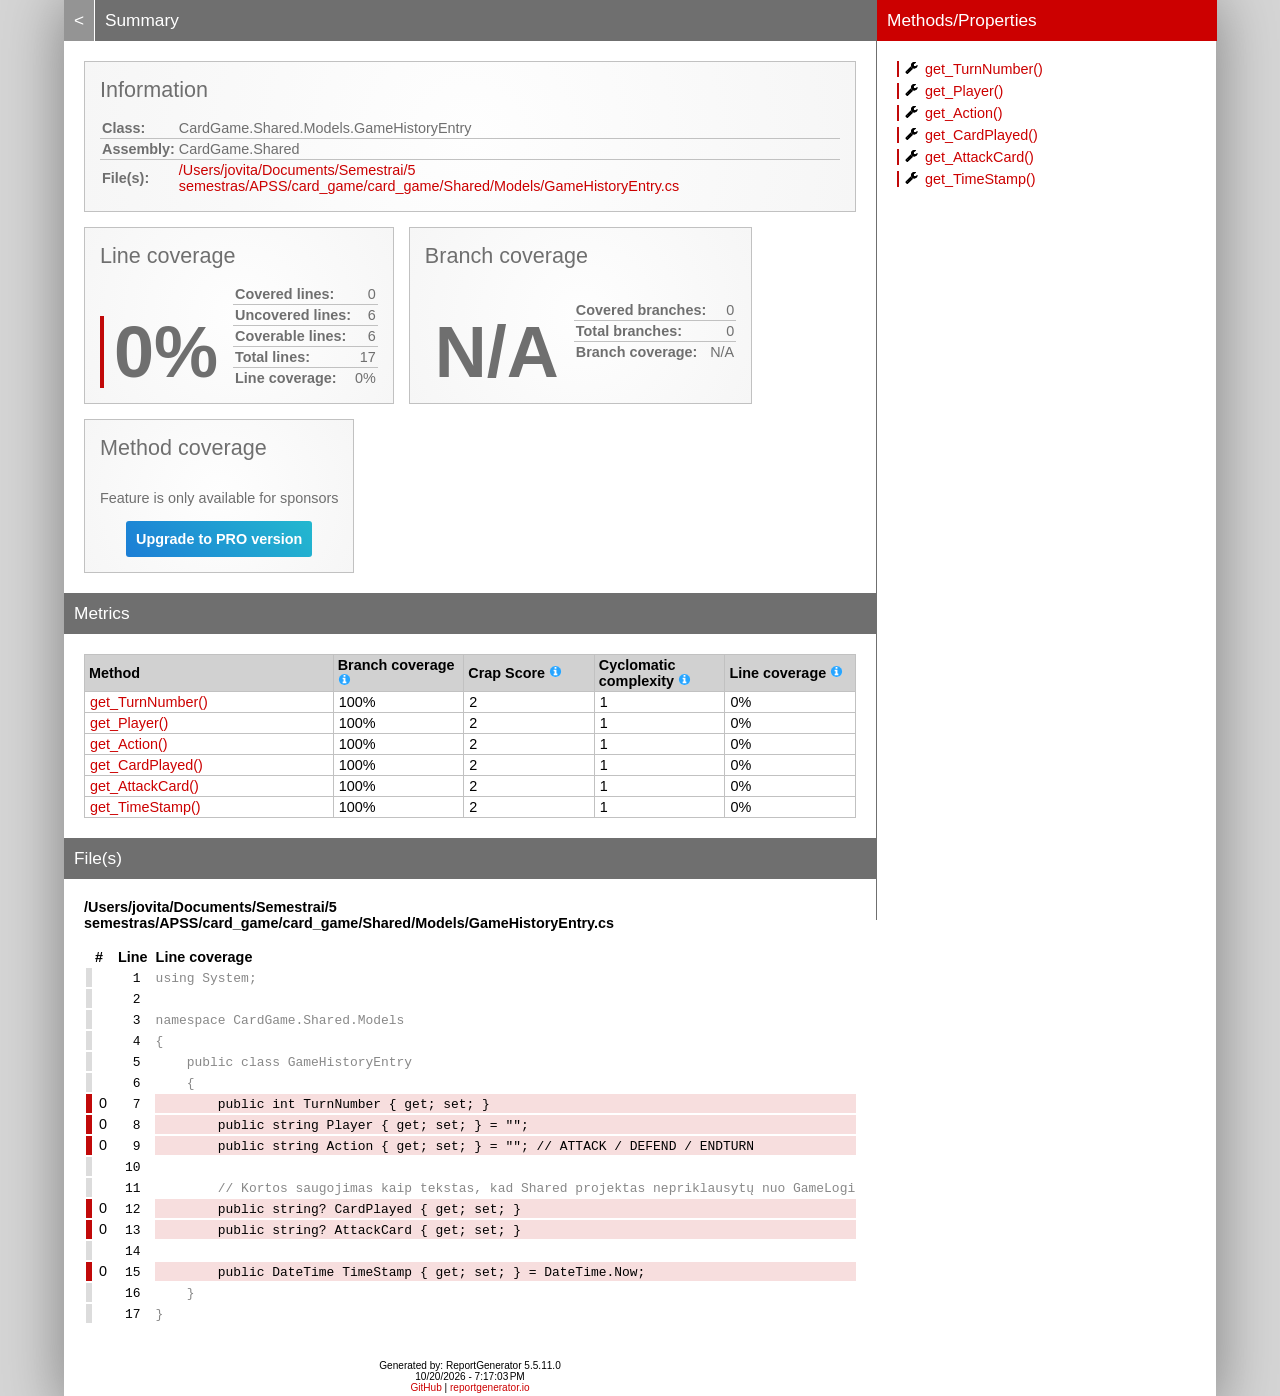
<file: CardGame.Tests/coverage-report/CardGame.Shared_GameHistoryEntry.html>
<!DOCTYPE html>
<html>
<head>
<meta charset="utf-8" />
<meta name="viewport" content="width=device-width, initial-scale=1.0" />
<meta http-equiv="X-UA-Compatible" content="IE=EDGE,chrome=1" />
<link href="[data-uri]" rel="icon" type="image/x-icon" />
<title>CardGame.Shared.Models.GameHistoryEntry - Coverage Report</title>
<link rel="stylesheet" type="text/css" href="report.css" />
</head><body><div class="container"><div class="containerleft">
<h1><a href="index.html" class="back">&lt;</a> Summary</h1>
<div class="card-group">
<div class="card">
<div class="card-header">Information</div>
<div class="card-body">
<div class="table">
<table>
<tr>
<th>Class:</th>
<td class="limit-width " title="CardGame.Shared.Models.GameHistoryEntry">CardGame.Shared.Models.GameHistoryEntry</td>
</tr>
<tr>
<th>Assembly:</th>
<td class="limit-width " title="CardGame.Shared">CardGame.Shared</td>
</tr>
<tr>
<th>File(s):</th>
<td class="overflow-wrap"><a href="#UsersjovitaDocumentsSemestrai5semestrasAPSScard_gamecard_gameSharedModelsGameHistoryEntrycs" class="navigatetohash">/Users/jovita/Documents/Semestrai/5 semestras/APSS/card_game/card_game/Shared/Models/GameHistoryEntry.cs</a></td>
</tr>
</table>
</div>
</div>
</div>
</div>
<div class="card-group">
<div class="card">
<div class="card-header">Line coverage</div>
<div class="card-body">
<div class="large cardpercentagebar cardpercentagebar100">0%</div>
<div class="table">
<table>
<tr>
<th>Covered lines:</th>
<td class="limit-width right" title="0">0</td>
</tr>
<tr>
<th>Uncovered lines:</th>
<td class="limit-width right" title="6">6</td>
</tr>
<tr>
<th>Coverable lines:</th>
<td class="limit-width right" title="6">6</td>
</tr>
<tr>
<th>Total lines:</th>
<td class="limit-width right" title="17">17</td>
</tr>
<tr>
<th>Line coverage:</th>
<td class="limit-width right" title="0 of 6">0%</td>
</tr>
</table>
</div>
</div>
</div>
<div class="card">
<div class="card-header">Branch coverage</div>
<div class="card-body">
<div class="large">N/A</div>
<div class="table">
<table>
<tr>
<th>Covered branches:</th>
<td class="limit-width right" title="0">0</td>
</tr>
<tr>
<th>Total branches:</th>
<td class="limit-width right" title="0">0</td>
</tr>
<tr>
<th>Branch coverage:</th>
<td class="limit-width right" title="N/A">N/A</td>
</tr>
</table>
</div>
</div>
</div>
<div class="card">
<div class="card-header">Method coverage</div>
<div class="card-body">
<div class="center">
<p>Feature is only available for sponsors</p>
<a class="pro-button" href="https://reportgenerator.io/pro" target="_blank">Upgrade to PRO version</a>
</div>
</div>
</div>
</div>
<h1>Metrics</h1>
<div class="table-responsive">
<table class="overview table-fixed">
<colgroup>
<col class="column-min-200" />
<col class="column105" />
<col class="column105" />
<col class="column105" />
<col class="column105" />
</colgroup>
<thead><tr><th>Method</th><th>Branch coverage <a href="https://en.wikipedia.org/wiki/Code_coverage" target="_blank"><i class="icon-info-circled"></i></a></th><th>Crap Score <a href="https://googletesting.blogspot.de/2011/02/this-code-is-crap.html" target="_blank"><i class="icon-info-circled"></i></a></th><th>Cyclomatic complexity <a href="https://en.wikipedia.org/wiki/Cyclomatic_complexity" target="_blank"><i class="icon-info-circled"></i></a></th><th>Line coverage <a href="https://en.wikipedia.org/wiki/Code_coverage" target="_blank"><i class="icon-info-circled"></i></a></th></tr></thead>
<tbody>
<tr><td title="get_TurnNumber()"><a href="#file0_line7" class="navigatetohash">get_TurnNumber()</a></td><td>100%</td><td>2</td><td>1</td><td>0%</td></tr>
<tr><td title="get_Player()"><a href="#file0_line8" class="navigatetohash">get_Player()</a></td><td>100%</td><td>2</td><td>1</td><td>0%</td></tr>
<tr><td title="get_Action()"><a href="#file0_line9" class="navigatetohash">get_Action()</a></td><td>100%</td><td>2</td><td>1</td><td>0%</td></tr>
<tr><td title="get_CardPlayed()"><a href="#file0_line12" class="navigatetohash">get_CardPlayed()</a></td><td>100%</td><td>2</td><td>1</td><td>0%</td></tr>
<tr><td title="get_AttackCard()"><a href="#file0_line13" class="navigatetohash">get_AttackCard()</a></td><td>100%</td><td>2</td><td>1</td><td>0%</td></tr>
<tr><td title="get_TimeStamp()"><a href="#file0_line15" class="navigatetohash">get_TimeStamp()</a></td><td>100%</td><td>2</td><td>1</td><td>0%</td></tr>
</tbody>
</table>
</div>
<h1>File(s)</h1>
<h2 id="UsersjovitaDocumentsSemestrai5semestrasAPSScard_gamecard_gameSharedModelsGameHistoryEntrycs">/Users/jovita/Documents/Semestrai/5 semestras/APSS/card_game/card_game/Shared/Models/GameHistoryEntry.cs</h2>
<div class="table-responsive">
<table class="lineAnalysis">
<thead><tr><th></th><th>#</th><th>Line</th><th></th><th>Line coverage</th></tr></thead>
<tbody>
<tr class="" title="Not coverable" data-coverage="{'AllTestMethods': {'VC': '', 'LVS': 'gray'}}"><td class="gray">&nbsp;</td><td class="leftmargin rightmargin right"></td><td class="rightmargin right"><a id="file0_line1"></a><code>1</code></td><td></td><td class="lightgray"><code>using&nbsp;System;</code></td></tr>
<tr class="" title="Not coverable" data-coverage="{'AllTestMethods': {'VC': '', 'LVS': 'gray'}}"><td class="gray">&nbsp;</td><td class="leftmargin rightmargin right"></td><td class="rightmargin right"><a id="file0_line2"></a><code>2</code></td><td></td><td class="lightgray"><code></code></td></tr>
<tr class="" title="Not coverable" data-coverage="{'AllTestMethods': {'VC': '', 'LVS': 'gray'}}"><td class="gray">&nbsp;</td><td class="leftmargin rightmargin right"></td><td class="rightmargin right"><a id="file0_line3"></a><code>3</code></td><td></td><td class="lightgray"><code>namespace&nbsp;CardGame.Shared.Models</code></td></tr>
<tr class="" title="Not coverable" data-coverage="{'AllTestMethods': {'VC': '', 'LVS': 'gray'}}"><td class="gray">&nbsp;</td><td class="leftmargin rightmargin right"></td><td class="rightmargin right"><a id="file0_line4"></a><code>4</code></td><td></td><td class="lightgray"><code>{</code></td></tr>
<tr class="" title="Not coverable" data-coverage="{'AllTestMethods': {'VC': '', 'LVS': 'gray'}}"><td class="gray">&nbsp;</td><td class="leftmargin rightmargin right"></td><td class="rightmargin right"><a id="file0_line5"></a><code>5</code></td><td></td><td class="lightgray"><code>&nbsp;&nbsp;&nbsp;&nbsp;public&nbsp;class&nbsp;GameHistoryEntry</code></td></tr>
<tr class="" title="Not coverable" data-coverage="{'AllTestMethods': {'VC': '', 'LVS': 'gray'}}"><td class="gray">&nbsp;</td><td class="leftmargin rightmargin right"></td><td class="rightmargin right"><a id="file0_line6"></a><code>6</code></td><td></td><td class="lightgray"><code>&nbsp;&nbsp;&nbsp;&nbsp;{</code></td></tr>
<tr class="coverableline" title="Not covered (0 visits)" data-coverage="{'AllTestMethods': {'VC': '0', 'LVS': 'red'}}"><td class="red">&nbsp;</td><td class="leftmargin rightmargin right">0</td><td class="rightmargin right"><a id="file0_line7"></a><code>7</code></td><td></td><td class="lightred"><code>&nbsp;&nbsp;&nbsp;&nbsp;&nbsp;&nbsp;&nbsp;&nbsp;public&nbsp;int&nbsp;TurnNumber&nbsp;{&nbsp;get;&nbsp;set;&nbsp;}</code></td></tr>
<tr class="coverableline" title="Not covered (0 visits)" data-coverage="{'AllTestMethods': {'VC': '0', 'LVS': 'red'}}"><td class="red">&nbsp;</td><td class="leftmargin rightmargin right">0</td><td class="rightmargin right"><a id="file0_line8"></a><code>8</code></td><td></td><td class="lightred"><code>&nbsp;&nbsp;&nbsp;&nbsp;&nbsp;&nbsp;&nbsp;&nbsp;public&nbsp;string&nbsp;Player&nbsp;{&nbsp;get;&nbsp;set;&nbsp;}&nbsp;=&nbsp;&quot;&quot;;</code></td></tr>
<tr class="coverableline" title="Not covered (0 visits)" data-coverage="{'AllTestMethods': {'VC': '0', 'LVS': 'red'}}"><td class="red">&nbsp;</td><td class="leftmargin rightmargin right">0</td><td class="rightmargin right"><a id="file0_line9"></a><code>9</code></td><td></td><td class="lightred"><code>&nbsp;&nbsp;&nbsp;&nbsp;&nbsp;&nbsp;&nbsp;&nbsp;public&nbsp;string&nbsp;Action&nbsp;{&nbsp;get;&nbsp;set;&nbsp;}&nbsp;=&nbsp;&quot;&quot;;&nbsp;//&nbsp;ATTACK&nbsp;/&nbsp;DEFEND&nbsp;/&nbsp;ENDTURN</code></td></tr>
<tr class="" title="Not coverable" data-coverage="{'AllTestMethods': {'VC': '', 'LVS': 'gray'}}"><td class="gray">&nbsp;</td><td class="leftmargin rightmargin right"></td><td class="rightmargin right"><a id="file0_line10"></a><code>10</code></td><td></td><td class="lightgray"><code></code></td></tr>
<tr class="" title="Not coverable" data-coverage="{'AllTestMethods': {'VC': '', 'LVS': 'gray'}}"><td class="gray">&nbsp;</td><td class="leftmargin rightmargin right"></td><td class="rightmargin right"><a id="file0_line11"></a><code>11</code></td><td></td><td class="lightgray"><code>&nbsp;&nbsp;&nbsp;&nbsp;&nbsp;&nbsp;&nbsp;&nbsp;//&nbsp;Kortos&nbsp;saugojimas&nbsp;kaip&nbsp;tekstas,&nbsp;kad&nbsp;Shared&nbsp;projektas&nbsp;nepriklausytų&nbsp;nuo&nbsp;GameLogic</code></td></tr>
<tr class="coverableline" title="Not covered (0 visits)" data-coverage="{'AllTestMethods': {'VC': '0', 'LVS': 'red'}}"><td class="red">&nbsp;</td><td class="leftmargin rightmargin right">0</td><td class="rightmargin right"><a id="file0_line12"></a><code>12</code></td><td></td><td class="lightred"><code>&nbsp;&nbsp;&nbsp;&nbsp;&nbsp;&nbsp;&nbsp;&nbsp;public&nbsp;string?&nbsp;CardPlayed&nbsp;{&nbsp;get;&nbsp;set;&nbsp;}</code></td></tr>
<tr class="coverableline" title="Not covered (0 visits)" data-coverage="{'AllTestMethods': {'VC': '0', 'LVS': 'red'}}"><td class="red">&nbsp;</td><td class="leftmargin rightmargin right">0</td><td class="rightmargin right"><a id="file0_line13"></a><code>13</code></td><td></td><td class="lightred"><code>&nbsp;&nbsp;&nbsp;&nbsp;&nbsp;&nbsp;&nbsp;&nbsp;public&nbsp;string?&nbsp;AttackCard&nbsp;{&nbsp;get;&nbsp;set;&nbsp;}</code></td></tr>
<tr class="" title="Not coverable" data-coverage="{'AllTestMethods': {'VC': '', 'LVS': 'gray'}}"><td class="gray">&nbsp;</td><td class="leftmargin rightmargin right"></td><td class="rightmargin right"><a id="file0_line14"></a><code>14</code></td><td></td><td class="lightgray"><code></code></td></tr>
<tr class="coverableline" title="Not covered (0 visits)" data-coverage="{'AllTestMethods': {'VC': '0', 'LVS': 'red'}}"><td class="red">&nbsp;</td><td class="leftmargin rightmargin right">0</td><td class="rightmargin right"><a id="file0_line15"></a><code>15</code></td><td></td><td class="lightred"><code>&nbsp;&nbsp;&nbsp;&nbsp;&nbsp;&nbsp;&nbsp;&nbsp;public&nbsp;DateTime&nbsp;TimeStamp&nbsp;{&nbsp;get;&nbsp;set;&nbsp;}&nbsp;=&nbsp;DateTime.Now;</code></td></tr>
<tr class="" title="Not coverable" data-coverage="{'AllTestMethods': {'VC': '', 'LVS': 'gray'}}"><td class="gray">&nbsp;</td><td class="leftmargin rightmargin right"></td><td class="rightmargin right"><a id="file0_line16"></a><code>16</code></td><td></td><td class="lightgray"><code>&nbsp;&nbsp;&nbsp;&nbsp;}</code></td></tr>
<tr class="" title="Not coverable" data-coverage="{'AllTestMethods': {'VC': '', 'LVS': 'gray'}}"><td class="gray">&nbsp;</td><td class="leftmargin rightmargin right"></td><td class="rightmargin right"><a id="file0_line17"></a><code>17</code></td><td></td><td class="lightgray"><code>}</code></td></tr>
</tbody>
</table>
</div>
<div class="footer">Generated by: ReportGenerator 5.5.11.0<br />10/20/2026 - 7:17:03 PM<br /><a href="https://github.com/danielpalme/ReportGenerator">GitHub</a> | <a href="https://reportgenerator.io">reportgenerator.io</a></div></div>
<div class="containerright">
<div class="containerrightfixed">
<h1>Methods/Properties</h1>
<a href="#file0_line7" class="navigatetohash percentagebar percentagebar0" title="Line coverage: 0% - get_TurnNumber()"><i class="icon-wrench"></i>get_TurnNumber()</a><br />
<a href="#file0_line8" class="navigatetohash percentagebar percentagebar0" title="Line coverage: 0% - get_Player()"><i class="icon-wrench"></i>get_Player()</a><br />
<a href="#file0_line9" class="navigatetohash percentagebar percentagebar0" title="Line coverage: 0% - get_Action()"><i class="icon-wrench"></i>get_Action()</a><br />
<a href="#file0_line12" class="navigatetohash percentagebar percentagebar0" title="Line coverage: 0% - get_CardPlayed()"><i class="icon-wrench"></i>get_CardPlayed()</a><br />
<a href="#file0_line13" class="navigatetohash percentagebar percentagebar0" title="Line coverage: 0% - get_AttackCard()"><i class="icon-wrench"></i>get_AttackCard()</a><br />
<a href="#file0_line15" class="navigatetohash percentagebar percentagebar0" title="Line coverage: 0% - get_TimeStamp()"><i class="icon-wrench"></i>get_TimeStamp()</a><br />
<br/></div>
</div></div>
<script type="text/javascript" src="class.js"></script>
</body></html>
</file>
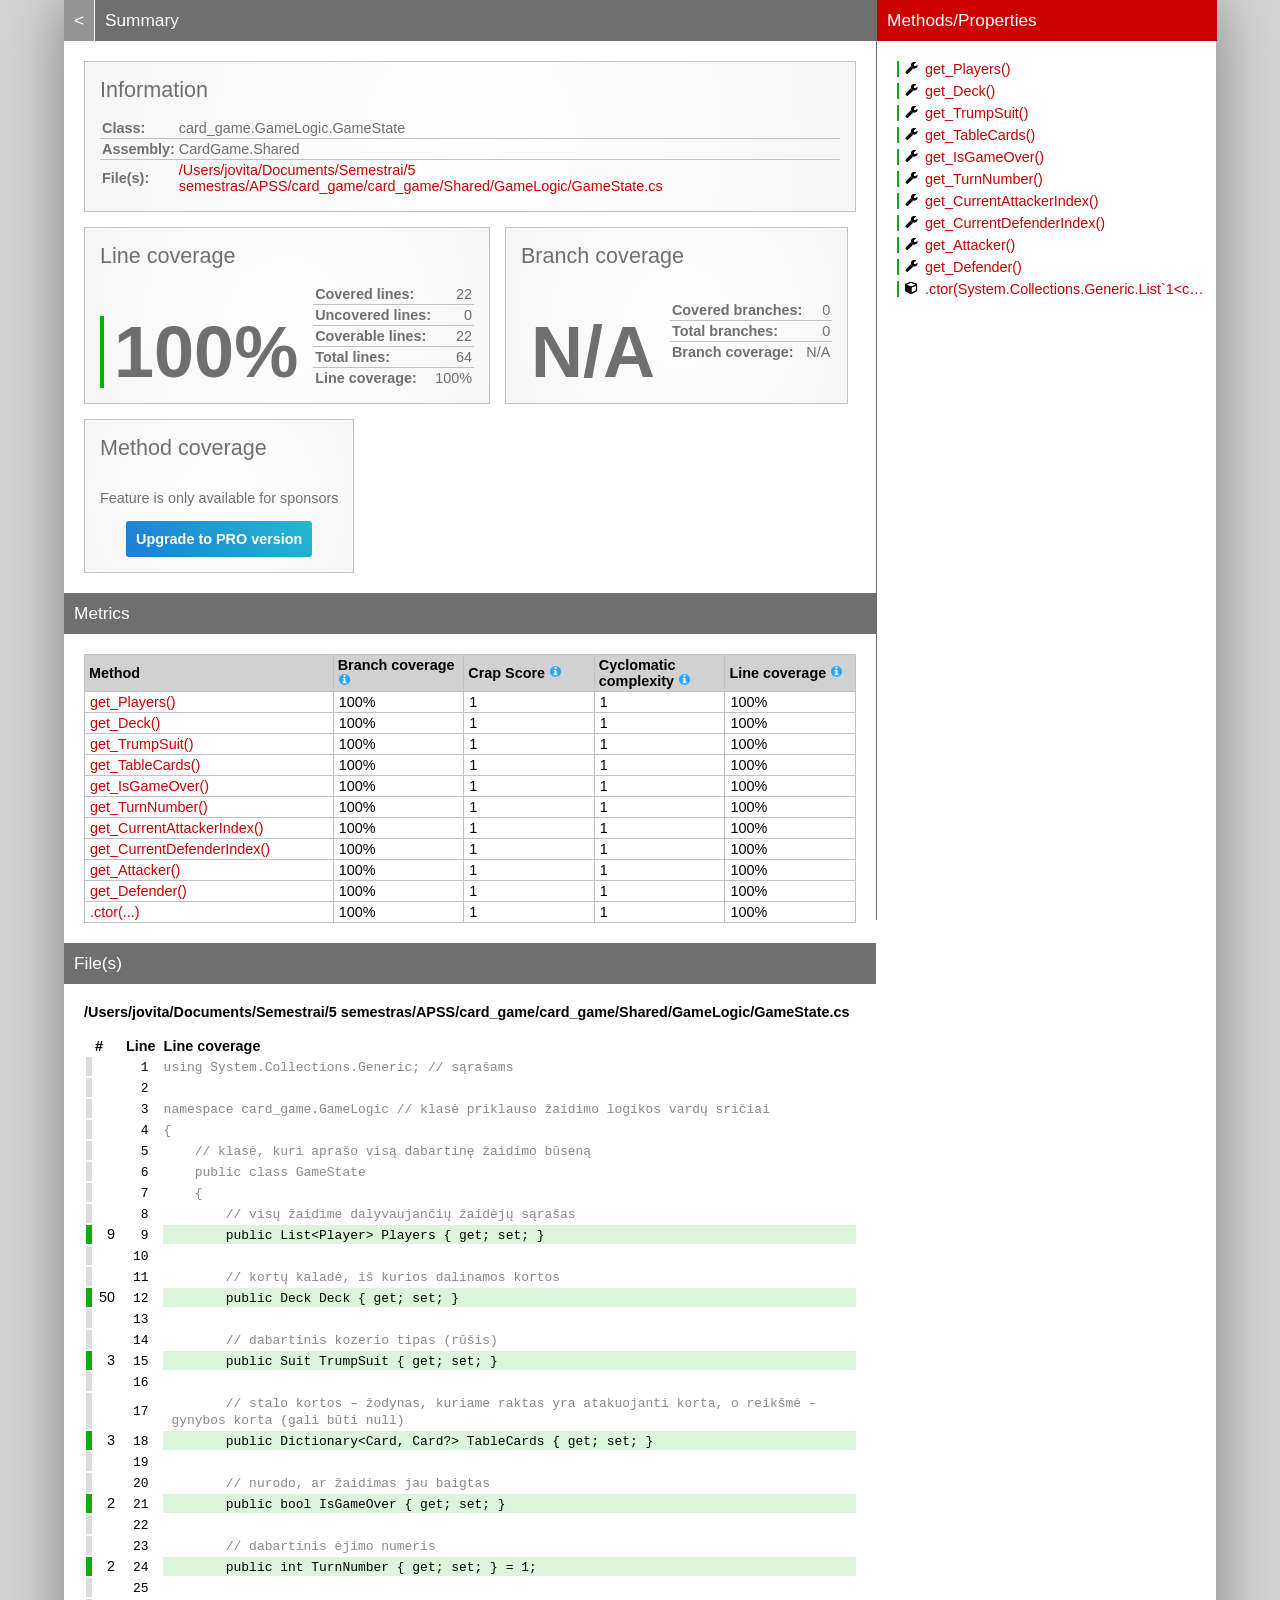
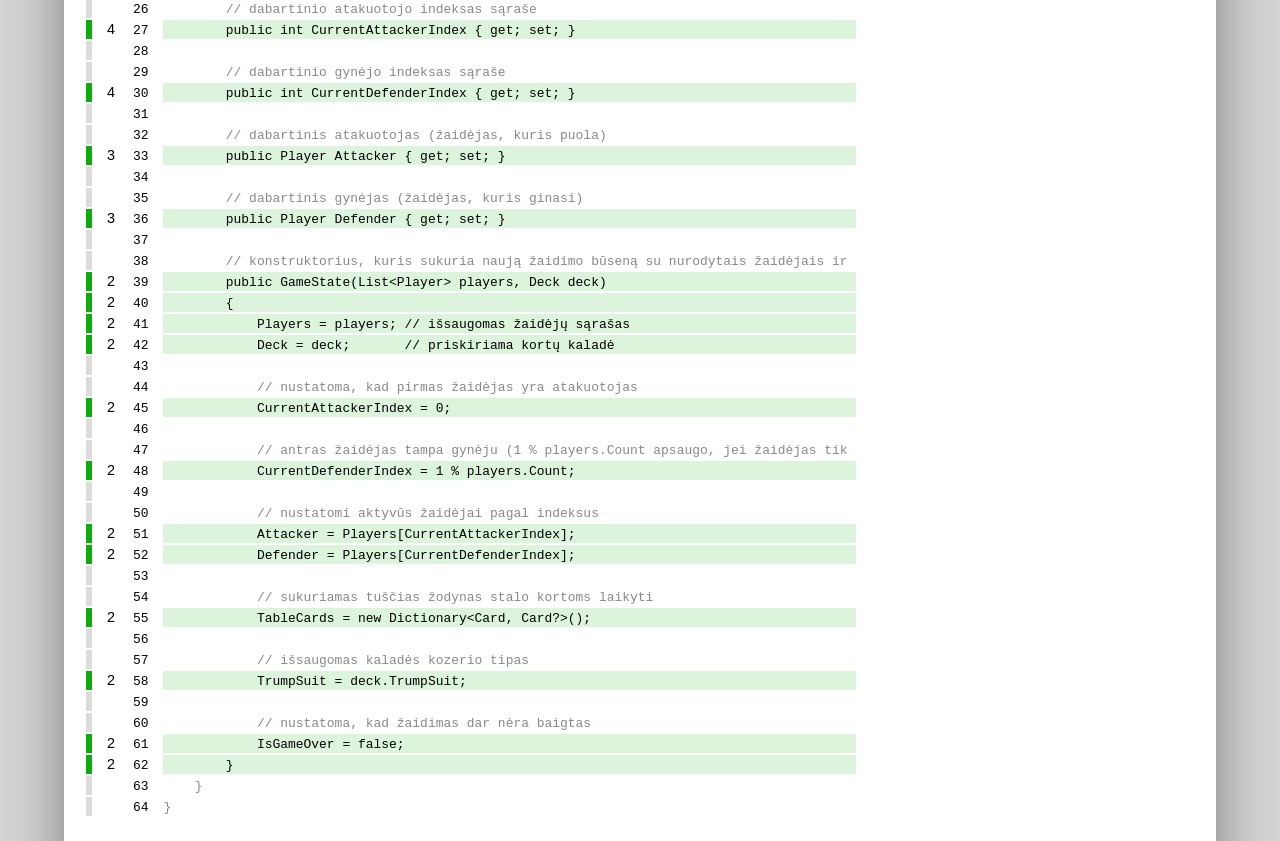
<file: CardGame.Tests/coverage-report/CardGame.Shared_GameState.html>
<!DOCTYPE html>
<html>
<head>
<meta charset="utf-8" />
<meta name="viewport" content="width=device-width, initial-scale=1.0" />
<meta http-equiv="X-UA-Compatible" content="IE=EDGE,chrome=1" />
<link href="[data-uri]" rel="icon" type="image/x-icon" />
<title>card_game.GameLogic.GameState - Coverage Report</title>
<link rel="stylesheet" type="text/css" href="report.css" />
</head><body><div class="container"><div class="containerleft">
<h1><a href="index.html" class="back">&lt;</a> Summary</h1>
<div class="card-group">
<div class="card">
<div class="card-header">Information</div>
<div class="card-body">
<div class="table">
<table>
<tr>
<th>Class:</th>
<td class="limit-width " title="card_game.GameLogic.GameState">card_game.GameLogic.GameState</td>
</tr>
<tr>
<th>Assembly:</th>
<td class="limit-width " title="CardGame.Shared">CardGame.Shared</td>
</tr>
<tr>
<th>File(s):</th>
<td class="overflow-wrap"><a href="#UsersjovitaDocumentsSemestrai5semestrasAPSScard_gamecard_gameSharedGameLogicGameStatecs" class="navigatetohash">/Users/jovita/Documents/Semestrai/5 semestras/APSS/card_game/card_game/Shared/GameLogic/GameState.cs</a></td>
</tr>
</table>
</div>
</div>
</div>
</div>
<div class="card-group">
<div class="card">
<div class="card-header">Line coverage</div>
<div class="card-body">
<div class="large cardpercentagebar cardpercentagebar0">100%</div>
<div class="table">
<table>
<tr>
<th>Covered lines:</th>
<td class="limit-width right" title="22">22</td>
</tr>
<tr>
<th>Uncovered lines:</th>
<td class="limit-width right" title="0">0</td>
</tr>
<tr>
<th>Coverable lines:</th>
<td class="limit-width right" title="22">22</td>
</tr>
<tr>
<th>Total lines:</th>
<td class="limit-width right" title="64">64</td>
</tr>
<tr>
<th>Line coverage:</th>
<td class="limit-width right" title="22 of 22">100%</td>
</tr>
</table>
</div>
</div>
</div>
<div class="card">
<div class="card-header">Branch coverage</div>
<div class="card-body">
<div class="large">N/A</div>
<div class="table">
<table>
<tr>
<th>Covered branches:</th>
<td class="limit-width right" title="0">0</td>
</tr>
<tr>
<th>Total branches:</th>
<td class="limit-width right" title="0">0</td>
</tr>
<tr>
<th>Branch coverage:</th>
<td class="limit-width right" title="N/A">N/A</td>
</tr>
</table>
</div>
</div>
</div>
<div class="card">
<div class="card-header">Method coverage</div>
<div class="card-body">
<div class="center">
<p>Feature is only available for sponsors</p>
<a class="pro-button" href="https://reportgenerator.io/pro" target="_blank">Upgrade to PRO version</a>
</div>
</div>
</div>
</div>
<h1>Metrics</h1>
<div class="table-responsive">
<table class="overview table-fixed">
<colgroup>
<col class="column-min-200" />
<col class="column105" />
<col class="column105" />
<col class="column105" />
<col class="column105" />
</colgroup>
<thead><tr><th>Method</th><th>Branch coverage <a href="https://en.wikipedia.org/wiki/Code_coverage" target="_blank"><i class="icon-info-circled"></i></a></th><th>Crap Score <a href="https://googletesting.blogspot.de/2011/02/this-code-is-crap.html" target="_blank"><i class="icon-info-circled"></i></a></th><th>Cyclomatic complexity <a href="https://en.wikipedia.org/wiki/Cyclomatic_complexity" target="_blank"><i class="icon-info-circled"></i></a></th><th>Line coverage <a href="https://en.wikipedia.org/wiki/Code_coverage" target="_blank"><i class="icon-info-circled"></i></a></th></tr></thead>
<tbody>
<tr><td title="get_Players()"><a href="#file0_line9" class="navigatetohash">get_Players()</a></td><td>100%</td><td>1</td><td>1</td><td>100%</td></tr>
<tr><td title="get_Deck()"><a href="#file0_line12" class="navigatetohash">get_Deck()</a></td><td>100%</td><td>1</td><td>1</td><td>100%</td></tr>
<tr><td title="get_TrumpSuit()"><a href="#file0_line15" class="navigatetohash">get_TrumpSuit()</a></td><td>100%</td><td>1</td><td>1</td><td>100%</td></tr>
<tr><td title="get_TableCards()"><a href="#file0_line18" class="navigatetohash">get_TableCards()</a></td><td>100%</td><td>1</td><td>1</td><td>100%</td></tr>
<tr><td title="get_IsGameOver()"><a href="#file0_line21" class="navigatetohash">get_IsGameOver()</a></td><td>100%</td><td>1</td><td>1</td><td>100%</td></tr>
<tr><td title="get_TurnNumber()"><a href="#file0_line24" class="navigatetohash">get_TurnNumber()</a></td><td>100%</td><td>1</td><td>1</td><td>100%</td></tr>
<tr><td title="get_CurrentAttackerIndex()"><a href="#file0_line27" class="navigatetohash">get_CurrentAttackerIndex()</a></td><td>100%</td><td>1</td><td>1</td><td>100%</td></tr>
<tr><td title="get_CurrentDefenderIndex()"><a href="#file0_line30" class="navigatetohash">get_CurrentDefenderIndex()</a></td><td>100%</td><td>1</td><td>1</td><td>100%</td></tr>
<tr><td title="get_Attacker()"><a href="#file0_line33" class="navigatetohash">get_Attacker()</a></td><td>100%</td><td>1</td><td>1</td><td>100%</td></tr>
<tr><td title="get_Defender()"><a href="#file0_line36" class="navigatetohash">get_Defender()</a></td><td>100%</td><td>1</td><td>1</td><td>100%</td></tr>
<tr><td title=".ctor(System.Collections.Generic.List`1&lt;card_game.GameLogic.Player&gt;,card_game.GameLogic.Deck)"><a href="#file0_line39" class="navigatetohash">.ctor(...)</a></td><td>100%</td><td>1</td><td>1</td><td>100%</td></tr>
</tbody>
</table>
</div>
<h1>File(s)</h1>
<h2 id="UsersjovitaDocumentsSemestrai5semestrasAPSScard_gamecard_gameSharedGameLogicGameStatecs">/Users/jovita/Documents/Semestrai/5 semestras/APSS/card_game/card_game/Shared/GameLogic/GameState.cs</h2>
<div class="table-responsive">
<table class="lineAnalysis">
<thead><tr><th></th><th>#</th><th>Line</th><th></th><th>Line coverage</th></tr></thead>
<tbody>
<tr class="" title="Not coverable" data-coverage="{'AllTestMethods': {'VC': '', 'LVS': 'gray'}}"><td class="gray">&nbsp;</td><td class="leftmargin rightmargin right"></td><td class="rightmargin right"><a id="file0_line1"></a><code>1</code></td><td></td><td class="lightgray"><code>using&nbsp;System.Collections.Generic;&nbsp;//&nbsp;sąrašams</code></td></tr>
<tr class="" title="Not coverable" data-coverage="{'AllTestMethods': {'VC': '', 'LVS': 'gray'}}"><td class="gray">&nbsp;</td><td class="leftmargin rightmargin right"></td><td class="rightmargin right"><a id="file0_line2"></a><code>2</code></td><td></td><td class="lightgray"><code></code></td></tr>
<tr class="" title="Not coverable" data-coverage="{'AllTestMethods': {'VC': '', 'LVS': 'gray'}}"><td class="gray">&nbsp;</td><td class="leftmargin rightmargin right"></td><td class="rightmargin right"><a id="file0_line3"></a><code>3</code></td><td></td><td class="lightgray"><code>namespace&nbsp;card_game.GameLogic&nbsp;//&nbsp;klasė&nbsp;priklauso&nbsp;žaidimo&nbsp;logikos&nbsp;vardų&nbsp;sričiai</code></td></tr>
<tr class="" title="Not coverable" data-coverage="{'AllTestMethods': {'VC': '', 'LVS': 'gray'}}"><td class="gray">&nbsp;</td><td class="leftmargin rightmargin right"></td><td class="rightmargin right"><a id="file0_line4"></a><code>4</code></td><td></td><td class="lightgray"><code>{</code></td></tr>
<tr class="" title="Not coverable" data-coverage="{'AllTestMethods': {'VC': '', 'LVS': 'gray'}}"><td class="gray">&nbsp;</td><td class="leftmargin rightmargin right"></td><td class="rightmargin right"><a id="file0_line5"></a><code>5</code></td><td></td><td class="lightgray"><code>&nbsp;&nbsp;&nbsp;&nbsp;//&nbsp;klasė,&nbsp;kuri&nbsp;aprašo&nbsp;visą&nbsp;dabartinę&nbsp;žaidimo&nbsp;būseną</code></td></tr>
<tr class="" title="Not coverable" data-coverage="{'AllTestMethods': {'VC': '', 'LVS': 'gray'}}"><td class="gray">&nbsp;</td><td class="leftmargin rightmargin right"></td><td class="rightmargin right"><a id="file0_line6"></a><code>6</code></td><td></td><td class="lightgray"><code>&nbsp;&nbsp;&nbsp;&nbsp;public&nbsp;class&nbsp;GameState</code></td></tr>
<tr class="" title="Not coverable" data-coverage="{'AllTestMethods': {'VC': '', 'LVS': 'gray'}}"><td class="gray">&nbsp;</td><td class="leftmargin rightmargin right"></td><td class="rightmargin right"><a id="file0_line7"></a><code>7</code></td><td></td><td class="lightgray"><code>&nbsp;&nbsp;&nbsp;&nbsp;{</code></td></tr>
<tr class="" title="Not coverable" data-coverage="{'AllTestMethods': {'VC': '', 'LVS': 'gray'}}"><td class="gray">&nbsp;</td><td class="leftmargin rightmargin right"></td><td class="rightmargin right"><a id="file0_line8"></a><code>8</code></td><td></td><td class="lightgray"><code>&nbsp;&nbsp;&nbsp;&nbsp;&nbsp;&nbsp;&nbsp;&nbsp;//&nbsp;visų&nbsp;žaidime&nbsp;dalyvaujančių&nbsp;žaidėjų&nbsp;sąrašas</code></td></tr>
<tr class="coverableline" title="Covered (9 visits)" data-coverage="{'AllTestMethods': {'VC': '9', 'LVS': 'green'}}"><td class="green">&nbsp;</td><td class="leftmargin rightmargin right">9</td><td class="rightmargin right"><a id="file0_line9"></a><code>9</code></td><td></td><td class="lightgreen"><code>&nbsp;&nbsp;&nbsp;&nbsp;&nbsp;&nbsp;&nbsp;&nbsp;public&nbsp;List&lt;Player&gt;&nbsp;Players&nbsp;{&nbsp;get;&nbsp;set;&nbsp;}</code></td></tr>
<tr class="" title="Not coverable" data-coverage="{'AllTestMethods': {'VC': '', 'LVS': 'gray'}}"><td class="gray">&nbsp;</td><td class="leftmargin rightmargin right"></td><td class="rightmargin right"><a id="file0_line10"></a><code>10</code></td><td></td><td class="lightgray"><code></code></td></tr>
<tr class="" title="Not coverable" data-coverage="{'AllTestMethods': {'VC': '', 'LVS': 'gray'}}"><td class="gray">&nbsp;</td><td class="leftmargin rightmargin right"></td><td class="rightmargin right"><a id="file0_line11"></a><code>11</code></td><td></td><td class="lightgray"><code>&nbsp;&nbsp;&nbsp;&nbsp;&nbsp;&nbsp;&nbsp;&nbsp;//&nbsp;kortų&nbsp;kaladė,&nbsp;iš&nbsp;kurios&nbsp;dalinamos&nbsp;kortos</code></td></tr>
<tr class="coverableline" title="Covered (50 visits)" data-coverage="{'AllTestMethods': {'VC': '50', 'LVS': 'green'}}"><td class="green">&nbsp;</td><td class="leftmargin rightmargin right">50</td><td class="rightmargin right"><a id="file0_line12"></a><code>12</code></td><td></td><td class="lightgreen"><code>&nbsp;&nbsp;&nbsp;&nbsp;&nbsp;&nbsp;&nbsp;&nbsp;public&nbsp;Deck&nbsp;Deck&nbsp;{&nbsp;get;&nbsp;set;&nbsp;}</code></td></tr>
<tr class="" title="Not coverable" data-coverage="{'AllTestMethods': {'VC': '', 'LVS': 'gray'}}"><td class="gray">&nbsp;</td><td class="leftmargin rightmargin right"></td><td class="rightmargin right"><a id="file0_line13"></a><code>13</code></td><td></td><td class="lightgray"><code></code></td></tr>
<tr class="" title="Not coverable" data-coverage="{'AllTestMethods': {'VC': '', 'LVS': 'gray'}}"><td class="gray">&nbsp;</td><td class="leftmargin rightmargin right"></td><td class="rightmargin right"><a id="file0_line14"></a><code>14</code></td><td></td><td class="lightgray"><code>&nbsp;&nbsp;&nbsp;&nbsp;&nbsp;&nbsp;&nbsp;&nbsp;//&nbsp;dabartinis&nbsp;kozerio&nbsp;tipas&nbsp;(rūšis)</code></td></tr>
<tr class="coverableline" title="Covered (3 visits)" data-coverage="{'AllTestMethods': {'VC': '3', 'LVS': 'green'}}"><td class="green">&nbsp;</td><td class="leftmargin rightmargin right">3</td><td class="rightmargin right"><a id="file0_line15"></a><code>15</code></td><td></td><td class="lightgreen"><code>&nbsp;&nbsp;&nbsp;&nbsp;&nbsp;&nbsp;&nbsp;&nbsp;public&nbsp;Suit&nbsp;TrumpSuit&nbsp;{&nbsp;get;&nbsp;set;&nbsp;}</code></td></tr>
<tr class="" title="Not coverable" data-coverage="{'AllTestMethods': {'VC': '', 'LVS': 'gray'}}"><td class="gray">&nbsp;</td><td class="leftmargin rightmargin right"></td><td class="rightmargin right"><a id="file0_line16"></a><code>16</code></td><td></td><td class="lightgray"><code></code></td></tr>
<tr class="" title="Not coverable" data-coverage="{'AllTestMethods': {'VC': '', 'LVS': 'gray'}}"><td class="gray">&nbsp;</td><td class="leftmargin rightmargin right"></td><td class="rightmargin right"><a id="file0_line17"></a><code>17</code></td><td></td><td class="lightgray"><code>&nbsp;&nbsp;&nbsp;&nbsp;&nbsp;&nbsp;&nbsp;&nbsp;//&nbsp;stalo&nbsp;kortos&nbsp;–&nbsp;žodynas,&nbsp;kuriame&nbsp;raktas&nbsp;yra&nbsp;atakuojanti&nbsp;korta,&nbsp;o&nbsp;reikšmė&nbsp;–&nbsp;gynybos&nbsp;korta&nbsp;(gali&nbsp;būti&nbsp;null)</code></td></tr>
<tr class="coverableline" title="Covered (3 visits)" data-coverage="{'AllTestMethods': {'VC': '3', 'LVS': 'green'}}"><td class="green">&nbsp;</td><td class="leftmargin rightmargin right">3</td><td class="rightmargin right"><a id="file0_line18"></a><code>18</code></td><td></td><td class="lightgreen"><code>&nbsp;&nbsp;&nbsp;&nbsp;&nbsp;&nbsp;&nbsp;&nbsp;public&nbsp;Dictionary&lt;Card,&nbsp;Card?&gt;&nbsp;TableCards&nbsp;{&nbsp;get;&nbsp;set;&nbsp;}</code></td></tr>
<tr class="" title="Not coverable" data-coverage="{'AllTestMethods': {'VC': '', 'LVS': 'gray'}}"><td class="gray">&nbsp;</td><td class="leftmargin rightmargin right"></td><td class="rightmargin right"><a id="file0_line19"></a><code>19</code></td><td></td><td class="lightgray"><code></code></td></tr>
<tr class="" title="Not coverable" data-coverage="{'AllTestMethods': {'VC': '', 'LVS': 'gray'}}"><td class="gray">&nbsp;</td><td class="leftmargin rightmargin right"></td><td class="rightmargin right"><a id="file0_line20"></a><code>20</code></td><td></td><td class="lightgray"><code>&nbsp;&nbsp;&nbsp;&nbsp;&nbsp;&nbsp;&nbsp;&nbsp;//&nbsp;nurodo,&nbsp;ar&nbsp;žaidimas&nbsp;jau&nbsp;baigtas</code></td></tr>
<tr class="coverableline" title="Covered (2 visits)" data-coverage="{'AllTestMethods': {'VC': '2', 'LVS': 'green'}}"><td class="green">&nbsp;</td><td class="leftmargin rightmargin right">2</td><td class="rightmargin right"><a id="file0_line21"></a><code>21</code></td><td></td><td class="lightgreen"><code>&nbsp;&nbsp;&nbsp;&nbsp;&nbsp;&nbsp;&nbsp;&nbsp;public&nbsp;bool&nbsp;IsGameOver&nbsp;{&nbsp;get;&nbsp;set;&nbsp;}</code></td></tr>
<tr class="" title="Not coverable" data-coverage="{'AllTestMethods': {'VC': '', 'LVS': 'gray'}}"><td class="gray">&nbsp;</td><td class="leftmargin rightmargin right"></td><td class="rightmargin right"><a id="file0_line22"></a><code>22</code></td><td></td><td class="lightgray"><code></code></td></tr>
<tr class="" title="Not coverable" data-coverage="{'AllTestMethods': {'VC': '', 'LVS': 'gray'}}"><td class="gray">&nbsp;</td><td class="leftmargin rightmargin right"></td><td class="rightmargin right"><a id="file0_line23"></a><code>23</code></td><td></td><td class="lightgray"><code>&nbsp;&nbsp;&nbsp;&nbsp;&nbsp;&nbsp;&nbsp;&nbsp;//&nbsp;dabartinis&nbsp;ėjimo&nbsp;numeris</code></td></tr>
<tr class="coverableline" title="Covered (2 visits)" data-coverage="{'AllTestMethods': {'VC': '2', 'LVS': 'green'}}"><td class="green">&nbsp;</td><td class="leftmargin rightmargin right">2</td><td class="rightmargin right"><a id="file0_line24"></a><code>24</code></td><td></td><td class="lightgreen"><code>&nbsp;&nbsp;&nbsp;&nbsp;&nbsp;&nbsp;&nbsp;&nbsp;public&nbsp;int&nbsp;TurnNumber&nbsp;{&nbsp;get;&nbsp;set;&nbsp;}&nbsp;=&nbsp;1;</code></td></tr>
<tr class="" title="Not coverable" data-coverage="{'AllTestMethods': {'VC': '', 'LVS': 'gray'}}"><td class="gray">&nbsp;</td><td class="leftmargin rightmargin right"></td><td class="rightmargin right"><a id="file0_line25"></a><code>25</code></td><td></td><td class="lightgray"><code></code></td></tr>
<tr class="" title="Not coverable" data-coverage="{'AllTestMethods': {'VC': '', 'LVS': 'gray'}}"><td class="gray">&nbsp;</td><td class="leftmargin rightmargin right"></td><td class="rightmargin right"><a id="file0_line26"></a><code>26</code></td><td></td><td class="lightgray"><code>&nbsp;&nbsp;&nbsp;&nbsp;&nbsp;&nbsp;&nbsp;&nbsp;//&nbsp;dabartinio&nbsp;atakuotojo&nbsp;indeksas&nbsp;sąraše</code></td></tr>
<tr class="coverableline" title="Covered (4 visits)" data-coverage="{'AllTestMethods': {'VC': '4', 'LVS': 'green'}}"><td class="green">&nbsp;</td><td class="leftmargin rightmargin right">4</td><td class="rightmargin right"><a id="file0_line27"></a><code>27</code></td><td></td><td class="lightgreen"><code>&nbsp;&nbsp;&nbsp;&nbsp;&nbsp;&nbsp;&nbsp;&nbsp;public&nbsp;int&nbsp;CurrentAttackerIndex&nbsp;{&nbsp;get;&nbsp;set;&nbsp;}</code></td></tr>
<tr class="" title="Not coverable" data-coverage="{'AllTestMethods': {'VC': '', 'LVS': 'gray'}}"><td class="gray">&nbsp;</td><td class="leftmargin rightmargin right"></td><td class="rightmargin right"><a id="file0_line28"></a><code>28</code></td><td></td><td class="lightgray"><code></code></td></tr>
<tr class="" title="Not coverable" data-coverage="{'AllTestMethods': {'VC': '', 'LVS': 'gray'}}"><td class="gray">&nbsp;</td><td class="leftmargin rightmargin right"></td><td class="rightmargin right"><a id="file0_line29"></a><code>29</code></td><td></td><td class="lightgray"><code>&nbsp;&nbsp;&nbsp;&nbsp;&nbsp;&nbsp;&nbsp;&nbsp;//&nbsp;dabartinio&nbsp;gynėjo&nbsp;indeksas&nbsp;sąraše</code></td></tr>
<tr class="coverableline" title="Covered (4 visits)" data-coverage="{'AllTestMethods': {'VC': '4', 'LVS': 'green'}}"><td class="green">&nbsp;</td><td class="leftmargin rightmargin right">4</td><td class="rightmargin right"><a id="file0_line30"></a><code>30</code></td><td></td><td class="lightgreen"><code>&nbsp;&nbsp;&nbsp;&nbsp;&nbsp;&nbsp;&nbsp;&nbsp;public&nbsp;int&nbsp;CurrentDefenderIndex&nbsp;{&nbsp;get;&nbsp;set;&nbsp;}</code></td></tr>
<tr class="" title="Not coverable" data-coverage="{'AllTestMethods': {'VC': '', 'LVS': 'gray'}}"><td class="gray">&nbsp;</td><td class="leftmargin rightmargin right"></td><td class="rightmargin right"><a id="file0_line31"></a><code>31</code></td><td></td><td class="lightgray"><code></code></td></tr>
<tr class="" title="Not coverable" data-coverage="{'AllTestMethods': {'VC': '', 'LVS': 'gray'}}"><td class="gray">&nbsp;</td><td class="leftmargin rightmargin right"></td><td class="rightmargin right"><a id="file0_line32"></a><code>32</code></td><td></td><td class="lightgray"><code>&nbsp;&nbsp;&nbsp;&nbsp;&nbsp;&nbsp;&nbsp;&nbsp;//&nbsp;dabartinis&nbsp;atakuotojas&nbsp;(žaidėjas,&nbsp;kuris&nbsp;puola)</code></td></tr>
<tr class="coverableline" title="Covered (3 visits)" data-coverage="{'AllTestMethods': {'VC': '3', 'LVS': 'green'}}"><td class="green">&nbsp;</td><td class="leftmargin rightmargin right">3</td><td class="rightmargin right"><a id="file0_line33"></a><code>33</code></td><td></td><td class="lightgreen"><code>&nbsp;&nbsp;&nbsp;&nbsp;&nbsp;&nbsp;&nbsp;&nbsp;public&nbsp;Player&nbsp;Attacker&nbsp;{&nbsp;get;&nbsp;set;&nbsp;}</code></td></tr>
<tr class="" title="Not coverable" data-coverage="{'AllTestMethods': {'VC': '', 'LVS': 'gray'}}"><td class="gray">&nbsp;</td><td class="leftmargin rightmargin right"></td><td class="rightmargin right"><a id="file0_line34"></a><code>34</code></td><td></td><td class="lightgray"><code></code></td></tr>
<tr class="" title="Not coverable" data-coverage="{'AllTestMethods': {'VC': '', 'LVS': 'gray'}}"><td class="gray">&nbsp;</td><td class="leftmargin rightmargin right"></td><td class="rightmargin right"><a id="file0_line35"></a><code>35</code></td><td></td><td class="lightgray"><code>&nbsp;&nbsp;&nbsp;&nbsp;&nbsp;&nbsp;&nbsp;&nbsp;//&nbsp;dabartinis&nbsp;gynėjas&nbsp;(žaidėjas,&nbsp;kuris&nbsp;ginasi)</code></td></tr>
<tr class="coverableline" title="Covered (3 visits)" data-coverage="{'AllTestMethods': {'VC': '3', 'LVS': 'green'}}"><td class="green">&nbsp;</td><td class="leftmargin rightmargin right">3</td><td class="rightmargin right"><a id="file0_line36"></a><code>36</code></td><td></td><td class="lightgreen"><code>&nbsp;&nbsp;&nbsp;&nbsp;&nbsp;&nbsp;&nbsp;&nbsp;public&nbsp;Player&nbsp;Defender&nbsp;{&nbsp;get;&nbsp;set;&nbsp;}</code></td></tr>
<tr class="" title="Not coverable" data-coverage="{'AllTestMethods': {'VC': '', 'LVS': 'gray'}}"><td class="gray">&nbsp;</td><td class="leftmargin rightmargin right"></td><td class="rightmargin right"><a id="file0_line37"></a><code>37</code></td><td></td><td class="lightgray"><code></code></td></tr>
<tr class="" title="Not coverable" data-coverage="{'AllTestMethods': {'VC': '', 'LVS': 'gray'}}"><td class="gray">&nbsp;</td><td class="leftmargin rightmargin right"></td><td class="rightmargin right"><a id="file0_line38"></a><code>38</code></td><td></td><td class="lightgray"><code>&nbsp;&nbsp;&nbsp;&nbsp;&nbsp;&nbsp;&nbsp;&nbsp;//&nbsp;konstruktorius,&nbsp;kuris&nbsp;sukuria&nbsp;naują&nbsp;žaidimo&nbsp;būseną&nbsp;su&nbsp;nurodytais&nbsp;žaidėjais&nbsp;ir&nbsp;kalade</code></td></tr>
<tr class="coverableline" title="Covered (2 visits)" data-coverage="{'AllTestMethods': {'VC': '2', 'LVS': 'green'}}"><td class="green">&nbsp;</td><td class="leftmargin rightmargin right">2</td><td class="rightmargin right"><a id="file0_line39"></a><code>39</code></td><td></td><td class="lightgreen"><code>&nbsp;&nbsp;&nbsp;&nbsp;&nbsp;&nbsp;&nbsp;&nbsp;public&nbsp;GameState(List&lt;Player&gt;&nbsp;players,&nbsp;Deck&nbsp;deck)</code></td></tr>
<tr class="coverableline" title="Covered (2 visits)" data-coverage="{'AllTestMethods': {'VC': '2', 'LVS': 'green'}}"><td class="green">&nbsp;</td><td class="leftmargin rightmargin right">2</td><td class="rightmargin right"><a id="file0_line40"></a><code>40</code></td><td></td><td class="lightgreen"><code>&nbsp;&nbsp;&nbsp;&nbsp;&nbsp;&nbsp;&nbsp;&nbsp;{</code></td></tr>
<tr class="coverableline" title="Covered (2 visits)" data-coverage="{'AllTestMethods': {'VC': '2', 'LVS': 'green'}}"><td class="green">&nbsp;</td><td class="leftmargin rightmargin right">2</td><td class="rightmargin right"><a id="file0_line41"></a><code>41</code></td><td></td><td class="lightgreen"><code>&nbsp;&nbsp;&nbsp;&nbsp;&nbsp;&nbsp;&nbsp;&nbsp;&nbsp;&nbsp;&nbsp;&nbsp;Players&nbsp;=&nbsp;players;&nbsp;//&nbsp;išsaugomas&nbsp;žaidėjų&nbsp;sąrašas</code></td></tr>
<tr class="coverableline" title="Covered (2 visits)" data-coverage="{'AllTestMethods': {'VC': '2', 'LVS': 'green'}}"><td class="green">&nbsp;</td><td class="leftmargin rightmargin right">2</td><td class="rightmargin right"><a id="file0_line42"></a><code>42</code></td><td></td><td class="lightgreen"><code>&nbsp;&nbsp;&nbsp;&nbsp;&nbsp;&nbsp;&nbsp;&nbsp;&nbsp;&nbsp;&nbsp;&nbsp;Deck&nbsp;=&nbsp;deck;&nbsp;&nbsp;&nbsp;&nbsp;&nbsp;&nbsp;&nbsp;//&nbsp;priskiriama&nbsp;kortų&nbsp;kaladė</code></td></tr>
<tr class="" title="Not coverable" data-coverage="{'AllTestMethods': {'VC': '', 'LVS': 'gray'}}"><td class="gray">&nbsp;</td><td class="leftmargin rightmargin right"></td><td class="rightmargin right"><a id="file0_line43"></a><code>43</code></td><td></td><td class="lightgray"><code></code></td></tr>
<tr class="" title="Not coverable" data-coverage="{'AllTestMethods': {'VC': '', 'LVS': 'gray'}}"><td class="gray">&nbsp;</td><td class="leftmargin rightmargin right"></td><td class="rightmargin right"><a id="file0_line44"></a><code>44</code></td><td></td><td class="lightgray"><code>&nbsp;&nbsp;&nbsp;&nbsp;&nbsp;&nbsp;&nbsp;&nbsp;&nbsp;&nbsp;&nbsp;&nbsp;//&nbsp;nustatoma,&nbsp;kad&nbsp;pirmas&nbsp;žaidėjas&nbsp;yra&nbsp;atakuotojas</code></td></tr>
<tr class="coverableline" title="Covered (2 visits)" data-coverage="{'AllTestMethods': {'VC': '2', 'LVS': 'green'}}"><td class="green">&nbsp;</td><td class="leftmargin rightmargin right">2</td><td class="rightmargin right"><a id="file0_line45"></a><code>45</code></td><td></td><td class="lightgreen"><code>&nbsp;&nbsp;&nbsp;&nbsp;&nbsp;&nbsp;&nbsp;&nbsp;&nbsp;&nbsp;&nbsp;&nbsp;CurrentAttackerIndex&nbsp;=&nbsp;0;</code></td></tr>
<tr class="" title="Not coverable" data-coverage="{'AllTestMethods': {'VC': '', 'LVS': 'gray'}}"><td class="gray">&nbsp;</td><td class="leftmargin rightmargin right"></td><td class="rightmargin right"><a id="file0_line46"></a><code>46</code></td><td></td><td class="lightgray"><code></code></td></tr>
<tr class="" title="Not coverable" data-coverage="{'AllTestMethods': {'VC': '', 'LVS': 'gray'}}"><td class="gray">&nbsp;</td><td class="leftmargin rightmargin right"></td><td class="rightmargin right"><a id="file0_line47"></a><code>47</code></td><td></td><td class="lightgray"><code>&nbsp;&nbsp;&nbsp;&nbsp;&nbsp;&nbsp;&nbsp;&nbsp;&nbsp;&nbsp;&nbsp;&nbsp;//&nbsp;antras&nbsp;žaidėjas&nbsp;tampa&nbsp;gynėju&nbsp;(1&nbsp;%&nbsp;players.Count&nbsp;apsaugo,&nbsp;jei&nbsp;žaidėjas&nbsp;tik&nbsp;vienas)</code></td></tr>
<tr class="coverableline" title="Covered (2 visits)" data-coverage="{'AllTestMethods': {'VC': '2', 'LVS': 'green'}}"><td class="green">&nbsp;</td><td class="leftmargin rightmargin right">2</td><td class="rightmargin right"><a id="file0_line48"></a><code>48</code></td><td></td><td class="lightgreen"><code>&nbsp;&nbsp;&nbsp;&nbsp;&nbsp;&nbsp;&nbsp;&nbsp;&nbsp;&nbsp;&nbsp;&nbsp;CurrentDefenderIndex&nbsp;=&nbsp;1&nbsp;%&nbsp;players.Count;</code></td></tr>
<tr class="" title="Not coverable" data-coverage="{'AllTestMethods': {'VC': '', 'LVS': 'gray'}}"><td class="gray">&nbsp;</td><td class="leftmargin rightmargin right"></td><td class="rightmargin right"><a id="file0_line49"></a><code>49</code></td><td></td><td class="lightgray"><code></code></td></tr>
<tr class="" title="Not coverable" data-coverage="{'AllTestMethods': {'VC': '', 'LVS': 'gray'}}"><td class="gray">&nbsp;</td><td class="leftmargin rightmargin right"></td><td class="rightmargin right"><a id="file0_line50"></a><code>50</code></td><td></td><td class="lightgray"><code>&nbsp;&nbsp;&nbsp;&nbsp;&nbsp;&nbsp;&nbsp;&nbsp;&nbsp;&nbsp;&nbsp;&nbsp;//&nbsp;nustatomi&nbsp;aktyvūs&nbsp;žaidėjai&nbsp;pagal&nbsp;indeksus</code></td></tr>
<tr class="coverableline" title="Covered (2 visits)" data-coverage="{'AllTestMethods': {'VC': '2', 'LVS': 'green'}}"><td class="green">&nbsp;</td><td class="leftmargin rightmargin right">2</td><td class="rightmargin right"><a id="file0_line51"></a><code>51</code></td><td></td><td class="lightgreen"><code>&nbsp;&nbsp;&nbsp;&nbsp;&nbsp;&nbsp;&nbsp;&nbsp;&nbsp;&nbsp;&nbsp;&nbsp;Attacker&nbsp;=&nbsp;Players[CurrentAttackerIndex];</code></td></tr>
<tr class="coverableline" title="Covered (2 visits)" data-coverage="{'AllTestMethods': {'VC': '2', 'LVS': 'green'}}"><td class="green">&nbsp;</td><td class="leftmargin rightmargin right">2</td><td class="rightmargin right"><a id="file0_line52"></a><code>52</code></td><td></td><td class="lightgreen"><code>&nbsp;&nbsp;&nbsp;&nbsp;&nbsp;&nbsp;&nbsp;&nbsp;&nbsp;&nbsp;&nbsp;&nbsp;Defender&nbsp;=&nbsp;Players[CurrentDefenderIndex];</code></td></tr>
<tr class="" title="Not coverable" data-coverage="{'AllTestMethods': {'VC': '', 'LVS': 'gray'}}"><td class="gray">&nbsp;</td><td class="leftmargin rightmargin right"></td><td class="rightmargin right"><a id="file0_line53"></a><code>53</code></td><td></td><td class="lightgray"><code></code></td></tr>
<tr class="" title="Not coverable" data-coverage="{'AllTestMethods': {'VC': '', 'LVS': 'gray'}}"><td class="gray">&nbsp;</td><td class="leftmargin rightmargin right"></td><td class="rightmargin right"><a id="file0_line54"></a><code>54</code></td><td></td><td class="lightgray"><code>&nbsp;&nbsp;&nbsp;&nbsp;&nbsp;&nbsp;&nbsp;&nbsp;&nbsp;&nbsp;&nbsp;&nbsp;//&nbsp;sukuriamas&nbsp;tuščias&nbsp;žodynas&nbsp;stalo&nbsp;kortoms&nbsp;laikyti</code></td></tr>
<tr class="coverableline" title="Covered (2 visits)" data-coverage="{'AllTestMethods': {'VC': '2', 'LVS': 'green'}}"><td class="green">&nbsp;</td><td class="leftmargin rightmargin right">2</td><td class="rightmargin right"><a id="file0_line55"></a><code>55</code></td><td></td><td class="lightgreen"><code>&nbsp;&nbsp;&nbsp;&nbsp;&nbsp;&nbsp;&nbsp;&nbsp;&nbsp;&nbsp;&nbsp;&nbsp;TableCards&nbsp;=&nbsp;new&nbsp;Dictionary&lt;Card,&nbsp;Card?&gt;();</code></td></tr>
<tr class="" title="Not coverable" data-coverage="{'AllTestMethods': {'VC': '', 'LVS': 'gray'}}"><td class="gray">&nbsp;</td><td class="leftmargin rightmargin right"></td><td class="rightmargin right"><a id="file0_line56"></a><code>56</code></td><td></td><td class="lightgray"><code></code></td></tr>
<tr class="" title="Not coverable" data-coverage="{'AllTestMethods': {'VC': '', 'LVS': 'gray'}}"><td class="gray">&nbsp;</td><td class="leftmargin rightmargin right"></td><td class="rightmargin right"><a id="file0_line57"></a><code>57</code></td><td></td><td class="lightgray"><code>&nbsp;&nbsp;&nbsp;&nbsp;&nbsp;&nbsp;&nbsp;&nbsp;&nbsp;&nbsp;&nbsp;&nbsp;//&nbsp;išsaugomas&nbsp;kaladės&nbsp;kozerio&nbsp;tipas</code></td></tr>
<tr class="coverableline" title="Covered (2 visits)" data-coverage="{'AllTestMethods': {'VC': '2', 'LVS': 'green'}}"><td class="green">&nbsp;</td><td class="leftmargin rightmargin right">2</td><td class="rightmargin right"><a id="file0_line58"></a><code>58</code></td><td></td><td class="lightgreen"><code>&nbsp;&nbsp;&nbsp;&nbsp;&nbsp;&nbsp;&nbsp;&nbsp;&nbsp;&nbsp;&nbsp;&nbsp;TrumpSuit&nbsp;=&nbsp;deck.TrumpSuit;</code></td></tr>
<tr class="" title="Not coverable" data-coverage="{'AllTestMethods': {'VC': '', 'LVS': 'gray'}}"><td class="gray">&nbsp;</td><td class="leftmargin rightmargin right"></td><td class="rightmargin right"><a id="file0_line59"></a><code>59</code></td><td></td><td class="lightgray"><code></code></td></tr>
<tr class="" title="Not coverable" data-coverage="{'AllTestMethods': {'VC': '', 'LVS': 'gray'}}"><td class="gray">&nbsp;</td><td class="leftmargin rightmargin right"></td><td class="rightmargin right"><a id="file0_line60"></a><code>60</code></td><td></td><td class="lightgray"><code>&nbsp;&nbsp;&nbsp;&nbsp;&nbsp;&nbsp;&nbsp;&nbsp;&nbsp;&nbsp;&nbsp;&nbsp;//&nbsp;nustatoma,&nbsp;kad&nbsp;žaidimas&nbsp;dar&nbsp;nėra&nbsp;baigtas</code></td></tr>
<tr class="coverableline" title="Covered (2 visits)" data-coverage="{'AllTestMethods': {'VC': '2', 'LVS': 'green'}}"><td class="green">&nbsp;</td><td class="leftmargin rightmargin right">2</td><td class="rightmargin right"><a id="file0_line61"></a><code>61</code></td><td></td><td class="lightgreen"><code>&nbsp;&nbsp;&nbsp;&nbsp;&nbsp;&nbsp;&nbsp;&nbsp;&nbsp;&nbsp;&nbsp;&nbsp;IsGameOver&nbsp;=&nbsp;false;</code></td></tr>
<tr class="coverableline" title="Covered (2 visits)" data-coverage="{'AllTestMethods': {'VC': '2', 'LVS': 'green'}}"><td class="green">&nbsp;</td><td class="leftmargin rightmargin right">2</td><td class="rightmargin right"><a id="file0_line62"></a><code>62</code></td><td></td><td class="lightgreen"><code>&nbsp;&nbsp;&nbsp;&nbsp;&nbsp;&nbsp;&nbsp;&nbsp;}</code></td></tr>
<tr class="" title="Not coverable" data-coverage="{'AllTestMethods': {'VC': '', 'LVS': 'gray'}}"><td class="gray">&nbsp;</td><td class="leftmargin rightmargin right"></td><td class="rightmargin right"><a id="file0_line63"></a><code>63</code></td><td></td><td class="lightgray"><code>&nbsp;&nbsp;&nbsp;&nbsp;}</code></td></tr>
<tr class="" title="Not coverable" data-coverage="{'AllTestMethods': {'VC': '', 'LVS': 'gray'}}"><td class="gray">&nbsp;</td><td class="leftmargin rightmargin right"></td><td class="rightmargin right"><a id="file0_line64"></a><code>64</code></td><td></td><td class="lightgray"><code>}</code></td></tr>
</tbody>
</table>
</div>
<div class="footer">Generated by: ReportGenerator 5.5.11.0<br />10/20/2026 - 7:17:03 PM<br /><a href="https://github.com/danielpalme/ReportGenerator">GitHub</a> | <a href="https://reportgenerator.io">reportgenerator.io</a></div></div>
<div class="containerright">
<div class="containerrightfixed">
<h1>Methods/Properties</h1>
<a href="#file0_line9" class="navigatetohash percentagebar percentagebar100" title="Line coverage: 100% - get_Players()"><i class="icon-wrench"></i>get_Players()</a><br />
<a href="#file0_line12" class="navigatetohash percentagebar percentagebar100" title="Line coverage: 100% - get_Deck()"><i class="icon-wrench"></i>get_Deck()</a><br />
<a href="#file0_line15" class="navigatetohash percentagebar percentagebar100" title="Line coverage: 100% - get_TrumpSuit()"><i class="icon-wrench"></i>get_TrumpSuit()</a><br />
<a href="#file0_line18" class="navigatetohash percentagebar percentagebar100" title="Line coverage: 100% - get_TableCards()"><i class="icon-wrench"></i>get_TableCards()</a><br />
<a href="#file0_line21" class="navigatetohash percentagebar percentagebar100" title="Line coverage: 100% - get_IsGameOver()"><i class="icon-wrench"></i>get_IsGameOver()</a><br />
<a href="#file0_line24" class="navigatetohash percentagebar percentagebar100" title="Line coverage: 100% - get_TurnNumber()"><i class="icon-wrench"></i>get_TurnNumber()</a><br />
<a href="#file0_line27" class="navigatetohash percentagebar percentagebar100" title="Line coverage: 100% - get_CurrentAttackerIndex()"><i class="icon-wrench"></i>get_CurrentAttackerIndex()</a><br />
<a href="#file0_line30" class="navigatetohash percentagebar percentagebar100" title="Line coverage: 100% - get_CurrentDefenderIndex()"><i class="icon-wrench"></i>get_CurrentDefenderIndex()</a><br />
<a href="#file0_line33" class="navigatetohash percentagebar percentagebar100" title="Line coverage: 100% - get_Attacker()"><i class="icon-wrench"></i>get_Attacker()</a><br />
<a href="#file0_line36" class="navigatetohash percentagebar percentagebar100" title="Line coverage: 100% - get_Defender()"><i class="icon-wrench"></i>get_Defender()</a><br />
<a href="#file0_line39" class="navigatetohash percentagebar percentagebar100" title="Line coverage: 100% - .ctor(System.Collections.Generic.List`1&lt;card_game.GameLogic.Player&gt;,card_game.GameLogic.Deck)"><i class="icon-cube"></i>.ctor(System.Collections.Generic.List`1&lt;card_game.GameLogic.Player&gt;,card_game.GameLogic.Deck)</a><br />
<br/></div>
</div></div>
<script type="text/javascript" src="class.js"></script>
</body></html>
</file>
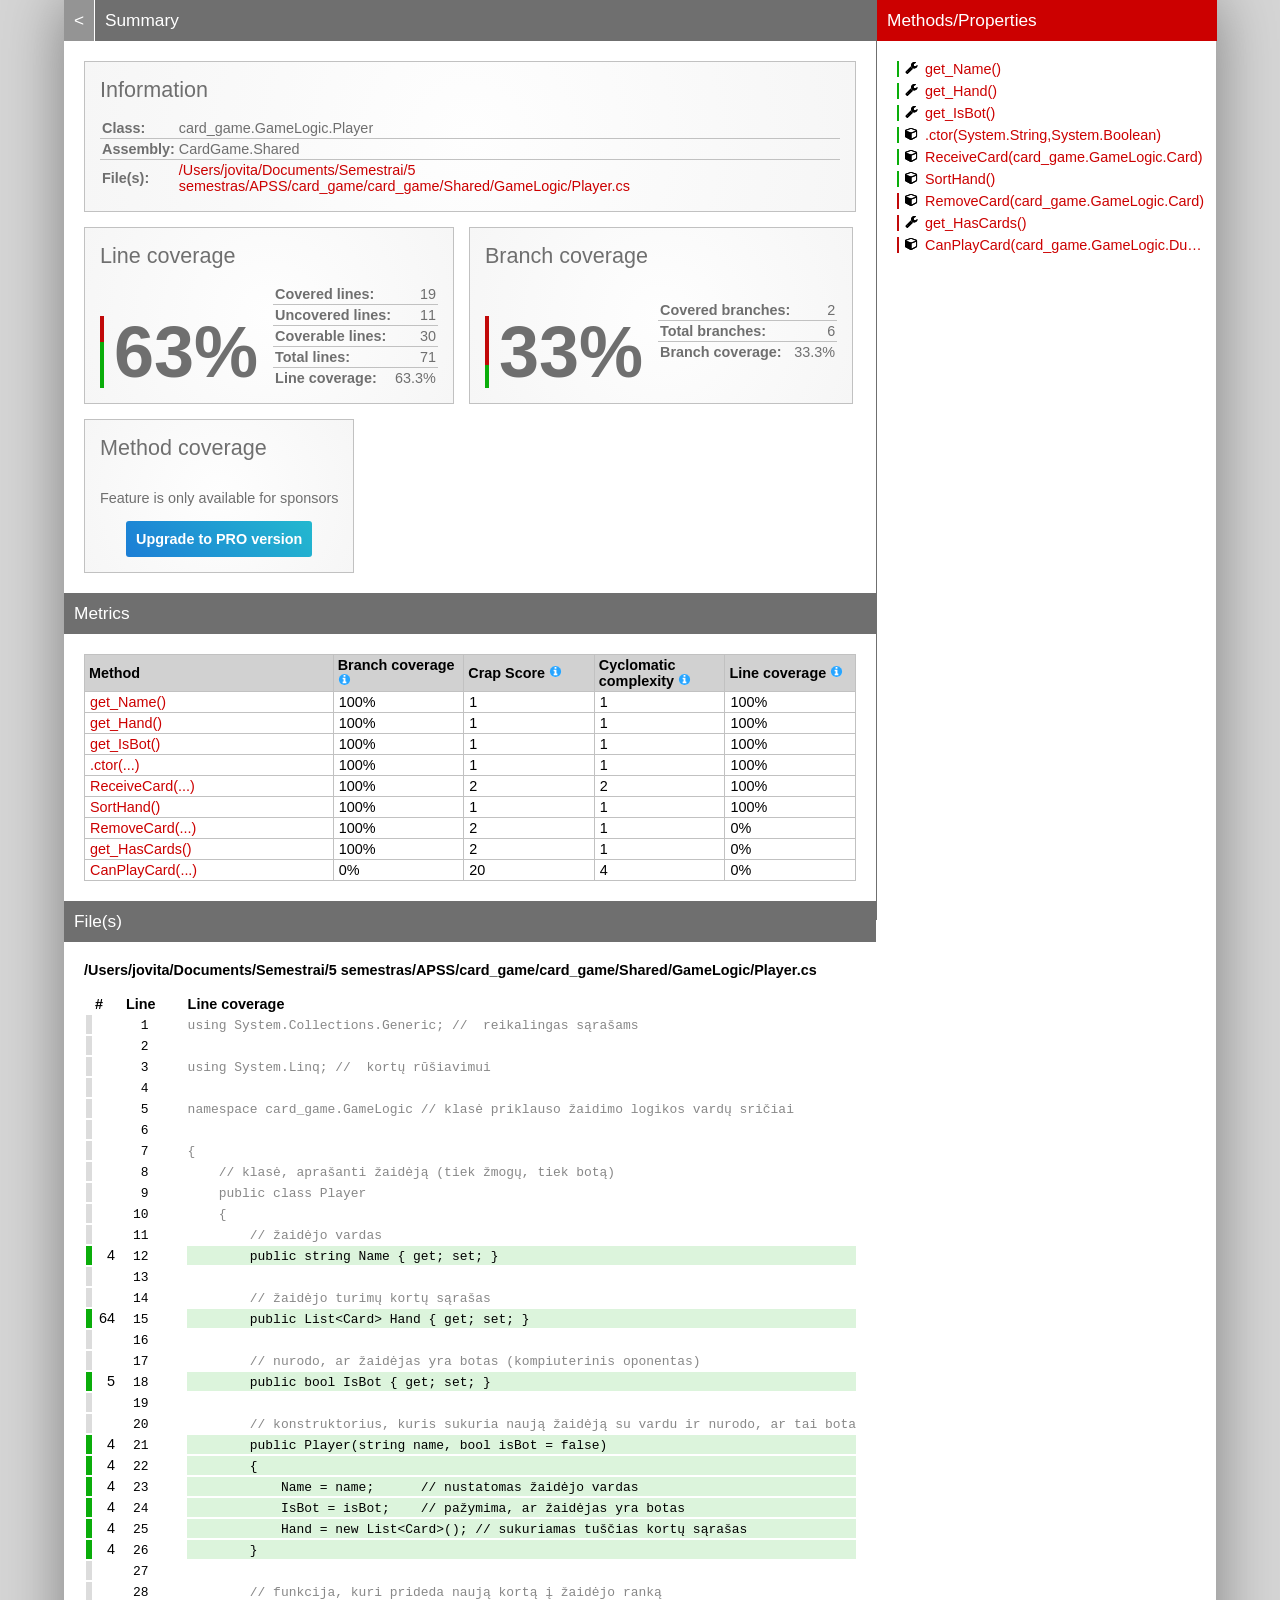
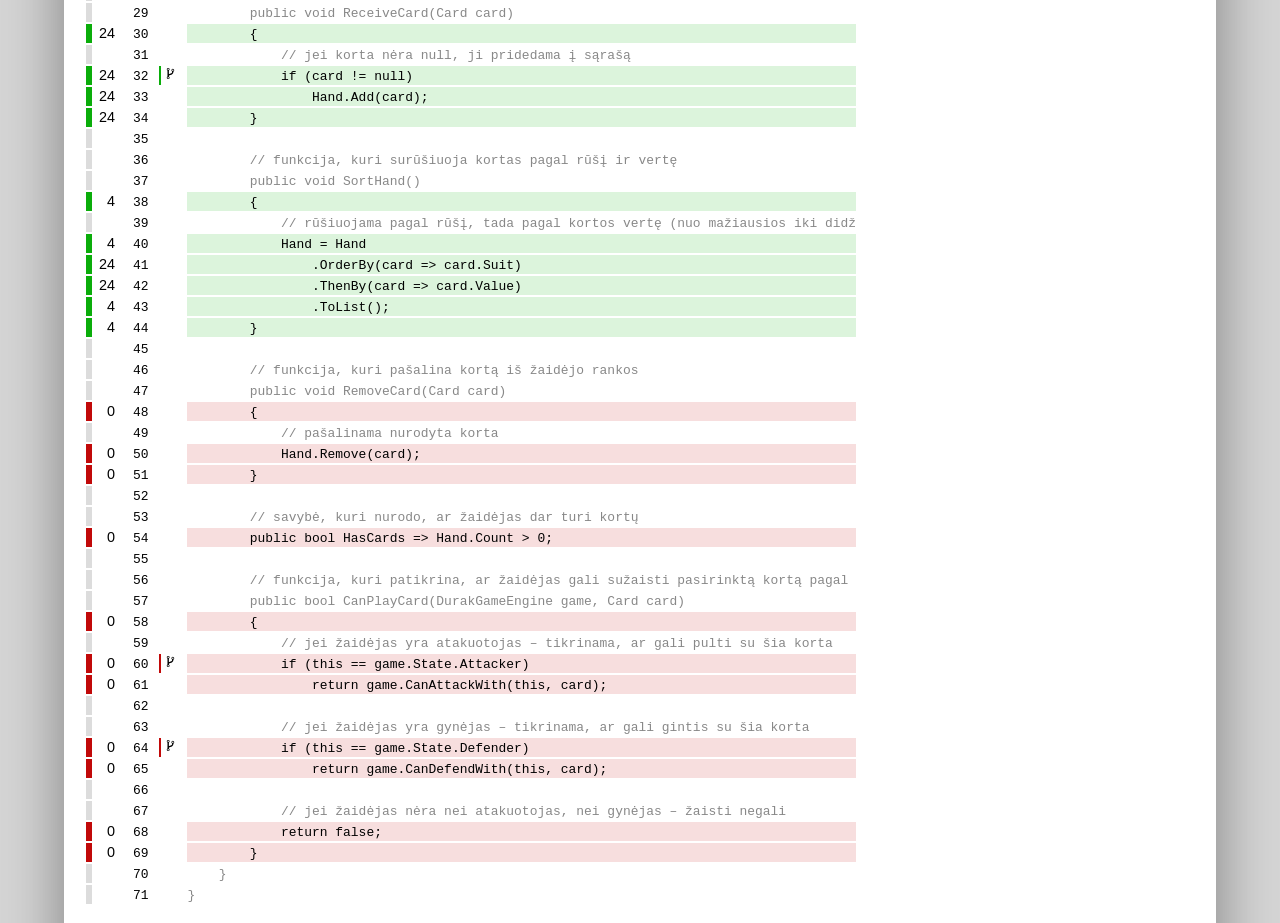
<file: CardGame.Tests/coverage-report/CardGame.Shared_Player.html>
<!DOCTYPE html>
<html>
<head>
<meta charset="utf-8" />
<meta name="viewport" content="width=device-width, initial-scale=1.0" />
<meta http-equiv="X-UA-Compatible" content="IE=EDGE,chrome=1" />
<link href="[data-uri]" rel="icon" type="image/x-icon" />
<title>card_game.GameLogic.Player - Coverage Report</title>
<link rel="stylesheet" type="text/css" href="report.css" />
</head><body><div class="container"><div class="containerleft">
<h1><a href="index.html" class="back">&lt;</a> Summary</h1>
<div class="card-group">
<div class="card">
<div class="card-header">Information</div>
<div class="card-body">
<div class="table">
<table>
<tr>
<th>Class:</th>
<td class="limit-width " title="card_game.GameLogic.Player">card_game.GameLogic.Player</td>
</tr>
<tr>
<th>Assembly:</th>
<td class="limit-width " title="CardGame.Shared">CardGame.Shared</td>
</tr>
<tr>
<th>File(s):</th>
<td class="overflow-wrap"><a href="#UsersjovitaDocumentsSemestrai5semestrasAPSScard_gamecard_gameSharedGameLogicPlayercs" class="navigatetohash">/Users/jovita/Documents/Semestrai/5 semestras/APSS/card_game/card_game/Shared/GameLogic/Player.cs</a></td>
</tr>
</table>
</div>
</div>
</div>
</div>
<div class="card-group">
<div class="card">
<div class="card-header">Line coverage</div>
<div class="card-body">
<div class="large cardpercentagebar cardpercentagebar37">63%</div>
<div class="table">
<table>
<tr>
<th>Covered lines:</th>
<td class="limit-width right" title="19">19</td>
</tr>
<tr>
<th>Uncovered lines:</th>
<td class="limit-width right" title="11">11</td>
</tr>
<tr>
<th>Coverable lines:</th>
<td class="limit-width right" title="30">30</td>
</tr>
<tr>
<th>Total lines:</th>
<td class="limit-width right" title="71">71</td>
</tr>
<tr>
<th>Line coverage:</th>
<td class="limit-width right" title="19 of 30">63.3%</td>
</tr>
</table>
</div>
</div>
</div>
<div class="card">
<div class="card-header">Branch coverage</div>
<div class="card-body">
<div class="large cardpercentagebar cardpercentagebar67">33%</div>
<div class="table">
<table>
<tr>
<th>Covered branches:</th>
<td class="limit-width right" title="2">2</td>
</tr>
<tr>
<th>Total branches:</th>
<td class="limit-width right" title="6">6</td>
</tr>
<tr>
<th>Branch coverage:</th>
<td class="limit-width right" title="2 of 6">33.3%</td>
</tr>
</table>
</div>
</div>
</div>
<div class="card">
<div class="card-header">Method coverage</div>
<div class="card-body">
<div class="center">
<p>Feature is only available for sponsors</p>
<a class="pro-button" href="https://reportgenerator.io/pro" target="_blank">Upgrade to PRO version</a>
</div>
</div>
</div>
</div>
<h1>Metrics</h1>
<div class="table-responsive">
<table class="overview table-fixed">
<colgroup>
<col class="column-min-200" />
<col class="column105" />
<col class="column105" />
<col class="column105" />
<col class="column105" />
</colgroup>
<thead><tr><th>Method</th><th>Branch coverage <a href="https://en.wikipedia.org/wiki/Code_coverage" target="_blank"><i class="icon-info-circled"></i></a></th><th>Crap Score <a href="https://googletesting.blogspot.de/2011/02/this-code-is-crap.html" target="_blank"><i class="icon-info-circled"></i></a></th><th>Cyclomatic complexity <a href="https://en.wikipedia.org/wiki/Cyclomatic_complexity" target="_blank"><i class="icon-info-circled"></i></a></th><th>Line coverage <a href="https://en.wikipedia.org/wiki/Code_coverage" target="_blank"><i class="icon-info-circled"></i></a></th></tr></thead>
<tbody>
<tr><td title="get_Name()"><a href="#file0_line12" class="navigatetohash">get_Name()</a></td><td>100%</td><td>1</td><td>1</td><td>100%</td></tr>
<tr><td title="get_Hand()"><a href="#file0_line15" class="navigatetohash">get_Hand()</a></td><td>100%</td><td>1</td><td>1</td><td>100%</td></tr>
<tr><td title="get_IsBot()"><a href="#file0_line18" class="navigatetohash">get_IsBot()</a></td><td>100%</td><td>1</td><td>1</td><td>100%</td></tr>
<tr><td title=".ctor(System.String,System.Boolean)"><a href="#file0_line21" class="navigatetohash">.ctor(...)</a></td><td>100%</td><td>1</td><td>1</td><td>100%</td></tr>
<tr><td title="ReceiveCard(card_game.GameLogic.Card)"><a href="#file0_line30" class="navigatetohash">ReceiveCard(...)</a></td><td>100%</td><td>2</td><td>2</td><td>100%</td></tr>
<tr><td title="SortHand()"><a href="#file0_line38" class="navigatetohash">SortHand()</a></td><td>100%</td><td>1</td><td>1</td><td>100%</td></tr>
<tr><td title="RemoveCard(card_game.GameLogic.Card)"><a href="#file0_line48" class="navigatetohash">RemoveCard(...)</a></td><td>100%</td><td>2</td><td>1</td><td>0%</td></tr>
<tr><td title="get_HasCards()"><a href="#file0_line54" class="navigatetohash">get_HasCards()</a></td><td>100%</td><td>2</td><td>1</td><td>0%</td></tr>
<tr><td title="CanPlayCard(card_game.GameLogic.DurakGameEngine,card_game.GameLogic.Card)"><a href="#file0_line58" class="navigatetohash">CanPlayCard(...)</a></td><td>0%</td><td>20</td><td>4</td><td>0%</td></tr>
</tbody>
</table>
</div>
<h1>File(s)</h1>
<h2 id="UsersjovitaDocumentsSemestrai5semestrasAPSScard_gamecard_gameSharedGameLogicPlayercs">/Users/jovita/Documents/Semestrai/5 semestras/APSS/card_game/card_game/Shared/GameLogic/Player.cs</h2>
<div class="table-responsive">
<table class="lineAnalysis">
<thead><tr><th></th><th>#</th><th>Line</th><th></th><th>Line coverage</th></tr></thead>
<tbody>
<tr class="" title="Not coverable" data-coverage="{'AllTestMethods': {'VC': '', 'LVS': 'gray'}}"><td class="gray">&nbsp;</td><td class="leftmargin rightmargin right"></td><td class="rightmargin right"><a id="file0_line1"></a><code>1</code></td><td></td><td class="lightgray"><code>using&nbsp;System.Collections.Generic;&nbsp;//&nbsp;&nbsp;reikalingas&nbsp;sąrašams</code></td></tr>
<tr class="" title="Not coverable" data-coverage="{'AllTestMethods': {'VC': '', 'LVS': 'gray'}}"><td class="gray">&nbsp;</td><td class="leftmargin rightmargin right"></td><td class="rightmargin right"><a id="file0_line2"></a><code>2</code></td><td></td><td class="lightgray"><code></code></td></tr>
<tr class="" title="Not coverable" data-coverage="{'AllTestMethods': {'VC': '', 'LVS': 'gray'}}"><td class="gray">&nbsp;</td><td class="leftmargin rightmargin right"></td><td class="rightmargin right"><a id="file0_line3"></a><code>3</code></td><td></td><td class="lightgray"><code>using&nbsp;System.Linq;&nbsp;//&nbsp;&nbsp;kortų&nbsp;rūšiavimui</code></td></tr>
<tr class="" title="Not coverable" data-coverage="{'AllTestMethods': {'VC': '', 'LVS': 'gray'}}"><td class="gray">&nbsp;</td><td class="leftmargin rightmargin right"></td><td class="rightmargin right"><a id="file0_line4"></a><code>4</code></td><td></td><td class="lightgray"><code></code></td></tr>
<tr class="" title="Not coverable" data-coverage="{'AllTestMethods': {'VC': '', 'LVS': 'gray'}}"><td class="gray">&nbsp;</td><td class="leftmargin rightmargin right"></td><td class="rightmargin right"><a id="file0_line5"></a><code>5</code></td><td></td><td class="lightgray"><code>namespace&nbsp;card_game.GameLogic&nbsp;//&nbsp;klasė&nbsp;priklauso&nbsp;žaidimo&nbsp;logikos&nbsp;vardų&nbsp;sričiai</code></td></tr>
<tr class="" title="Not coverable" data-coverage="{'AllTestMethods': {'VC': '', 'LVS': 'gray'}}"><td class="gray">&nbsp;</td><td class="leftmargin rightmargin right"></td><td class="rightmargin right"><a id="file0_line6"></a><code>6</code></td><td></td><td class="lightgray"><code></code></td></tr>
<tr class="" title="Not coverable" data-coverage="{'AllTestMethods': {'VC': '', 'LVS': 'gray'}}"><td class="gray">&nbsp;</td><td class="leftmargin rightmargin right"></td><td class="rightmargin right"><a id="file0_line7"></a><code>7</code></td><td></td><td class="lightgray"><code>{</code></td></tr>
<tr class="" title="Not coverable" data-coverage="{'AllTestMethods': {'VC': '', 'LVS': 'gray'}}"><td class="gray">&nbsp;</td><td class="leftmargin rightmargin right"></td><td class="rightmargin right"><a id="file0_line8"></a><code>8</code></td><td></td><td class="lightgray"><code>&nbsp;&nbsp;&nbsp;&nbsp;//&nbsp;klasė,&nbsp;aprašanti&nbsp;žaidėją&nbsp;(tiek&nbsp;žmogų,&nbsp;tiek&nbsp;botą)</code></td></tr>
<tr class="" title="Not coverable" data-coverage="{'AllTestMethods': {'VC': '', 'LVS': 'gray'}}"><td class="gray">&nbsp;</td><td class="leftmargin rightmargin right"></td><td class="rightmargin right"><a id="file0_line9"></a><code>9</code></td><td></td><td class="lightgray"><code>&nbsp;&nbsp;&nbsp;&nbsp;public&nbsp;class&nbsp;Player</code></td></tr>
<tr class="" title="Not coverable" data-coverage="{'AllTestMethods': {'VC': '', 'LVS': 'gray'}}"><td class="gray">&nbsp;</td><td class="leftmargin rightmargin right"></td><td class="rightmargin right"><a id="file0_line10"></a><code>10</code></td><td></td><td class="lightgray"><code>&nbsp;&nbsp;&nbsp;&nbsp;{</code></td></tr>
<tr class="" title="Not coverable" data-coverage="{'AllTestMethods': {'VC': '', 'LVS': 'gray'}}"><td class="gray">&nbsp;</td><td class="leftmargin rightmargin right"></td><td class="rightmargin right"><a id="file0_line11"></a><code>11</code></td><td></td><td class="lightgray"><code>&nbsp;&nbsp;&nbsp;&nbsp;&nbsp;&nbsp;&nbsp;&nbsp;//&nbsp;žaidėjo&nbsp;vardas</code></td></tr>
<tr class="coverableline" title="Covered (4 visits)" data-coverage="{'AllTestMethods': {'VC': '4', 'LVS': 'green'}}"><td class="green">&nbsp;</td><td class="leftmargin rightmargin right">4</td><td class="rightmargin right"><a id="file0_line12"></a><code>12</code></td><td></td><td class="lightgreen"><code>&nbsp;&nbsp;&nbsp;&nbsp;&nbsp;&nbsp;&nbsp;&nbsp;public&nbsp;string&nbsp;Name&nbsp;{&nbsp;get;&nbsp;set;&nbsp;}</code></td></tr>
<tr class="" title="Not coverable" data-coverage="{'AllTestMethods': {'VC': '', 'LVS': 'gray'}}"><td class="gray">&nbsp;</td><td class="leftmargin rightmargin right"></td><td class="rightmargin right"><a id="file0_line13"></a><code>13</code></td><td></td><td class="lightgray"><code></code></td></tr>
<tr class="" title="Not coverable" data-coverage="{'AllTestMethods': {'VC': '', 'LVS': 'gray'}}"><td class="gray">&nbsp;</td><td class="leftmargin rightmargin right"></td><td class="rightmargin right"><a id="file0_line14"></a><code>14</code></td><td></td><td class="lightgray"><code>&nbsp;&nbsp;&nbsp;&nbsp;&nbsp;&nbsp;&nbsp;&nbsp;//&nbsp;žaidėjo&nbsp;turimų&nbsp;kortų&nbsp;sąrašas</code></td></tr>
<tr class="coverableline" title="Covered (64 visits)" data-coverage="{'AllTestMethods': {'VC': '64', 'LVS': 'green'}}"><td class="green">&nbsp;</td><td class="leftmargin rightmargin right">64</td><td class="rightmargin right"><a id="file0_line15"></a><code>15</code></td><td></td><td class="lightgreen"><code>&nbsp;&nbsp;&nbsp;&nbsp;&nbsp;&nbsp;&nbsp;&nbsp;public&nbsp;List&lt;Card&gt;&nbsp;Hand&nbsp;{&nbsp;get;&nbsp;set;&nbsp;}</code></td></tr>
<tr class="" title="Not coverable" data-coverage="{'AllTestMethods': {'VC': '', 'LVS': 'gray'}}"><td class="gray">&nbsp;</td><td class="leftmargin rightmargin right"></td><td class="rightmargin right"><a id="file0_line16"></a><code>16</code></td><td></td><td class="lightgray"><code></code></td></tr>
<tr class="" title="Not coverable" data-coverage="{'AllTestMethods': {'VC': '', 'LVS': 'gray'}}"><td class="gray">&nbsp;</td><td class="leftmargin rightmargin right"></td><td class="rightmargin right"><a id="file0_line17"></a><code>17</code></td><td></td><td class="lightgray"><code>&nbsp;&nbsp;&nbsp;&nbsp;&nbsp;&nbsp;&nbsp;&nbsp;//&nbsp;nurodo,&nbsp;ar&nbsp;žaidėjas&nbsp;yra&nbsp;botas&nbsp;(kompiuterinis&nbsp;oponentas)</code></td></tr>
<tr class="coverableline" title="Covered (5 visits)" data-coverage="{'AllTestMethods': {'VC': '5', 'LVS': 'green'}}"><td class="green">&nbsp;</td><td class="leftmargin rightmargin right">5</td><td class="rightmargin right"><a id="file0_line18"></a><code>18</code></td><td></td><td class="lightgreen"><code>&nbsp;&nbsp;&nbsp;&nbsp;&nbsp;&nbsp;&nbsp;&nbsp;public&nbsp;bool&nbsp;IsBot&nbsp;{&nbsp;get;&nbsp;set;&nbsp;}</code></td></tr>
<tr class="" title="Not coverable" data-coverage="{'AllTestMethods': {'VC': '', 'LVS': 'gray'}}"><td class="gray">&nbsp;</td><td class="leftmargin rightmargin right"></td><td class="rightmargin right"><a id="file0_line19"></a><code>19</code></td><td></td><td class="lightgray"><code></code></td></tr>
<tr class="" title="Not coverable" data-coverage="{'AllTestMethods': {'VC': '', 'LVS': 'gray'}}"><td class="gray">&nbsp;</td><td class="leftmargin rightmargin right"></td><td class="rightmargin right"><a id="file0_line20"></a><code>20</code></td><td></td><td class="lightgray"><code>&nbsp;&nbsp;&nbsp;&nbsp;&nbsp;&nbsp;&nbsp;&nbsp;//&nbsp;konstruktorius,&nbsp;kuris&nbsp;sukuria&nbsp;naują&nbsp;žaidėją&nbsp;su&nbsp;vardu&nbsp;ir&nbsp;nurodo,&nbsp;ar&nbsp;tai&nbsp;botas</code></td></tr>
<tr class="coverableline" title="Covered (4 visits)" data-coverage="{'AllTestMethods': {'VC': '4', 'LVS': 'green'}}"><td class="green">&nbsp;</td><td class="leftmargin rightmargin right">4</td><td class="rightmargin right"><a id="file0_line21"></a><code>21</code></td><td></td><td class="lightgreen"><code>&nbsp;&nbsp;&nbsp;&nbsp;&nbsp;&nbsp;&nbsp;&nbsp;public&nbsp;Player(string&nbsp;name,&nbsp;bool&nbsp;isBot&nbsp;=&nbsp;false)</code></td></tr>
<tr class="coverableline" title="Covered (4 visits)" data-coverage="{'AllTestMethods': {'VC': '4', 'LVS': 'green'}}"><td class="green">&nbsp;</td><td class="leftmargin rightmargin right">4</td><td class="rightmargin right"><a id="file0_line22"></a><code>22</code></td><td></td><td class="lightgreen"><code>&nbsp;&nbsp;&nbsp;&nbsp;&nbsp;&nbsp;&nbsp;&nbsp;{</code></td></tr>
<tr class="coverableline" title="Covered (4 visits)" data-coverage="{'AllTestMethods': {'VC': '4', 'LVS': 'green'}}"><td class="green">&nbsp;</td><td class="leftmargin rightmargin right">4</td><td class="rightmargin right"><a id="file0_line23"></a><code>23</code></td><td></td><td class="lightgreen"><code>&nbsp;&nbsp;&nbsp;&nbsp;&nbsp;&nbsp;&nbsp;&nbsp;&nbsp;&nbsp;&nbsp;&nbsp;Name&nbsp;=&nbsp;name;&nbsp;&nbsp;&nbsp;&nbsp;&nbsp;&nbsp;//&nbsp;nustatomas&nbsp;žaidėjo&nbsp;vardas</code></td></tr>
<tr class="coverableline" title="Covered (4 visits)" data-coverage="{'AllTestMethods': {'VC': '4', 'LVS': 'green'}}"><td class="green">&nbsp;</td><td class="leftmargin rightmargin right">4</td><td class="rightmargin right"><a id="file0_line24"></a><code>24</code></td><td></td><td class="lightgreen"><code>&nbsp;&nbsp;&nbsp;&nbsp;&nbsp;&nbsp;&nbsp;&nbsp;&nbsp;&nbsp;&nbsp;&nbsp;IsBot&nbsp;=&nbsp;isBot;&nbsp;&nbsp;&nbsp;&nbsp;//&nbsp;pažymima,&nbsp;ar&nbsp;žaidėjas&nbsp;yra&nbsp;botas</code></td></tr>
<tr class="coverableline" title="Covered (4 visits)" data-coverage="{'AllTestMethods': {'VC': '4', 'LVS': 'green'}}"><td class="green">&nbsp;</td><td class="leftmargin rightmargin right">4</td><td class="rightmargin right"><a id="file0_line25"></a><code>25</code></td><td></td><td class="lightgreen"><code>&nbsp;&nbsp;&nbsp;&nbsp;&nbsp;&nbsp;&nbsp;&nbsp;&nbsp;&nbsp;&nbsp;&nbsp;Hand&nbsp;=&nbsp;new&nbsp;List&lt;Card&gt;();&nbsp;//&nbsp;sukuriamas&nbsp;tuščias&nbsp;kortų&nbsp;sąrašas</code></td></tr>
<tr class="coverableline" title="Covered (4 visits)" data-coverage="{'AllTestMethods': {'VC': '4', 'LVS': 'green'}}"><td class="green">&nbsp;</td><td class="leftmargin rightmargin right">4</td><td class="rightmargin right"><a id="file0_line26"></a><code>26</code></td><td></td><td class="lightgreen"><code>&nbsp;&nbsp;&nbsp;&nbsp;&nbsp;&nbsp;&nbsp;&nbsp;}</code></td></tr>
<tr class="" title="Not coverable" data-coverage="{'AllTestMethods': {'VC': '', 'LVS': 'gray'}}"><td class="gray">&nbsp;</td><td class="leftmargin rightmargin right"></td><td class="rightmargin right"><a id="file0_line27"></a><code>27</code></td><td></td><td class="lightgray"><code></code></td></tr>
<tr class="" title="Not coverable" data-coverage="{'AllTestMethods': {'VC': '', 'LVS': 'gray'}}"><td class="gray">&nbsp;</td><td class="leftmargin rightmargin right"></td><td class="rightmargin right"><a id="file0_line28"></a><code>28</code></td><td></td><td class="lightgray"><code>&nbsp;&nbsp;&nbsp;&nbsp;&nbsp;&nbsp;&nbsp;&nbsp;//&nbsp;funkcija,&nbsp;kuri&nbsp;prideda&nbsp;naują&nbsp;kortą&nbsp;į&nbsp;žaidėjo&nbsp;ranką</code></td></tr>
<tr class="" title="Not coverable" data-coverage="{'AllTestMethods': {'VC': '', 'LVS': 'gray'}}"><td class="gray">&nbsp;</td><td class="leftmargin rightmargin right"></td><td class="rightmargin right"><a id="file0_line29"></a><code>29</code></td><td></td><td class="lightgray"><code>&nbsp;&nbsp;&nbsp;&nbsp;&nbsp;&nbsp;&nbsp;&nbsp;public&nbsp;void&nbsp;ReceiveCard(Card&nbsp;card)</code></td></tr>
<tr class="coverableline" title="Covered (24 visits)" data-coverage="{'AllTestMethods': {'VC': '24', 'LVS': 'green'}}"><td class="green">&nbsp;</td><td class="leftmargin rightmargin right">24</td><td class="rightmargin right"><a id="file0_line30"></a><code>30</code></td><td></td><td class="lightgreen"><code>&nbsp;&nbsp;&nbsp;&nbsp;&nbsp;&nbsp;&nbsp;&nbsp;{</code></td></tr>
<tr class="" title="Not coverable" data-coverage="{'AllTestMethods': {'VC': '', 'LVS': 'gray'}}"><td class="gray">&nbsp;</td><td class="leftmargin rightmargin right"></td><td class="rightmargin right"><a id="file0_line31"></a><code>31</code></td><td></td><td class="lightgray"><code>&nbsp;&nbsp;&nbsp;&nbsp;&nbsp;&nbsp;&nbsp;&nbsp;&nbsp;&nbsp;&nbsp;&nbsp;//&nbsp;jei&nbsp;korta&nbsp;nėra&nbsp;null,&nbsp;ji&nbsp;pridedama&nbsp;į&nbsp;sąrašą</code></td></tr>
<tr class="coverableline" title="Covered (24 visits, 2 of 2 branches are covered)" data-coverage="{'AllTestMethods': {'VC': '24', 'LVS': 'green'}}"><td class="green">&nbsp;</td><td class="leftmargin rightmargin right">24</td><td class="rightmargin right"><a id="file0_line32"></a><code>32</code></td><td class="percentagebar percentagebar100"><i class="icon-fork"></i></td><td class="lightgreen"><code>&nbsp;&nbsp;&nbsp;&nbsp;&nbsp;&nbsp;&nbsp;&nbsp;&nbsp;&nbsp;&nbsp;&nbsp;if&nbsp;(card&nbsp;!=&nbsp;null)</code></td></tr>
<tr class="coverableline" title="Covered (24 visits)" data-coverage="{'AllTestMethods': {'VC': '24', 'LVS': 'green'}}"><td class="green">&nbsp;</td><td class="leftmargin rightmargin right">24</td><td class="rightmargin right"><a id="file0_line33"></a><code>33</code></td><td></td><td class="lightgreen"><code>&nbsp;&nbsp;&nbsp;&nbsp;&nbsp;&nbsp;&nbsp;&nbsp;&nbsp;&nbsp;&nbsp;&nbsp;&nbsp;&nbsp;&nbsp;&nbsp;Hand.Add(card);</code></td></tr>
<tr class="coverableline" title="Covered (24 visits)" data-coverage="{'AllTestMethods': {'VC': '24', 'LVS': 'green'}}"><td class="green">&nbsp;</td><td class="leftmargin rightmargin right">24</td><td class="rightmargin right"><a id="file0_line34"></a><code>34</code></td><td></td><td class="lightgreen"><code>&nbsp;&nbsp;&nbsp;&nbsp;&nbsp;&nbsp;&nbsp;&nbsp;}</code></td></tr>
<tr class="" title="Not coverable" data-coverage="{'AllTestMethods': {'VC': '', 'LVS': 'gray'}}"><td class="gray">&nbsp;</td><td class="leftmargin rightmargin right"></td><td class="rightmargin right"><a id="file0_line35"></a><code>35</code></td><td></td><td class="lightgray"><code></code></td></tr>
<tr class="" title="Not coverable" data-coverage="{'AllTestMethods': {'VC': '', 'LVS': 'gray'}}"><td class="gray">&nbsp;</td><td class="leftmargin rightmargin right"></td><td class="rightmargin right"><a id="file0_line36"></a><code>36</code></td><td></td><td class="lightgray"><code>&nbsp;&nbsp;&nbsp;&nbsp;&nbsp;&nbsp;&nbsp;&nbsp;//&nbsp;funkcija,&nbsp;kuri&nbsp;surūšiuoja&nbsp;kortas&nbsp;pagal&nbsp;rūšį&nbsp;ir&nbsp;vertę</code></td></tr>
<tr class="" title="Not coverable" data-coverage="{'AllTestMethods': {'VC': '', 'LVS': 'gray'}}"><td class="gray">&nbsp;</td><td class="leftmargin rightmargin right"></td><td class="rightmargin right"><a id="file0_line37"></a><code>37</code></td><td></td><td class="lightgray"><code>&nbsp;&nbsp;&nbsp;&nbsp;&nbsp;&nbsp;&nbsp;&nbsp;public&nbsp;void&nbsp;SortHand()</code></td></tr>
<tr class="coverableline" title="Covered (4 visits)" data-coverage="{'AllTestMethods': {'VC': '4', 'LVS': 'green'}}"><td class="green">&nbsp;</td><td class="leftmargin rightmargin right">4</td><td class="rightmargin right"><a id="file0_line38"></a><code>38</code></td><td></td><td class="lightgreen"><code>&nbsp;&nbsp;&nbsp;&nbsp;&nbsp;&nbsp;&nbsp;&nbsp;{</code></td></tr>
<tr class="" title="Not coverable" data-coverage="{'AllTestMethods': {'VC': '', 'LVS': 'gray'}}"><td class="gray">&nbsp;</td><td class="leftmargin rightmargin right"></td><td class="rightmargin right"><a id="file0_line39"></a><code>39</code></td><td></td><td class="lightgray"><code>&nbsp;&nbsp;&nbsp;&nbsp;&nbsp;&nbsp;&nbsp;&nbsp;&nbsp;&nbsp;&nbsp;&nbsp;//&nbsp;rūšiuojama&nbsp;pagal&nbsp;rūšį,&nbsp;tada&nbsp;pagal&nbsp;kortos&nbsp;vertę&nbsp;(nuo&nbsp;mažiausios&nbsp;iki&nbsp;didžiausios)</code></td></tr>
<tr class="coverableline" title="Covered (4 visits)" data-coverage="{'AllTestMethods': {'VC': '4', 'LVS': 'green'}}"><td class="green">&nbsp;</td><td class="leftmargin rightmargin right">4</td><td class="rightmargin right"><a id="file0_line40"></a><code>40</code></td><td></td><td class="lightgreen"><code>&nbsp;&nbsp;&nbsp;&nbsp;&nbsp;&nbsp;&nbsp;&nbsp;&nbsp;&nbsp;&nbsp;&nbsp;Hand&nbsp;=&nbsp;Hand</code></td></tr>
<tr class="coverableline" title="Covered (24 visits)" data-coverage="{'AllTestMethods': {'VC': '24', 'LVS': 'green'}}"><td class="green">&nbsp;</td><td class="leftmargin rightmargin right">24</td><td class="rightmargin right"><a id="file0_line41"></a><code>41</code></td><td></td><td class="lightgreen"><code>&nbsp;&nbsp;&nbsp;&nbsp;&nbsp;&nbsp;&nbsp;&nbsp;&nbsp;&nbsp;&nbsp;&nbsp;&nbsp;&nbsp;&nbsp;&nbsp;.OrderBy(card&nbsp;=&gt;&nbsp;card.Suit)</code></td></tr>
<tr class="coverableline" title="Covered (24 visits)" data-coverage="{'AllTestMethods': {'VC': '24', 'LVS': 'green'}}"><td class="green">&nbsp;</td><td class="leftmargin rightmargin right">24</td><td class="rightmargin right"><a id="file0_line42"></a><code>42</code></td><td></td><td class="lightgreen"><code>&nbsp;&nbsp;&nbsp;&nbsp;&nbsp;&nbsp;&nbsp;&nbsp;&nbsp;&nbsp;&nbsp;&nbsp;&nbsp;&nbsp;&nbsp;&nbsp;.ThenBy(card&nbsp;=&gt;&nbsp;card.Value)</code></td></tr>
<tr class="coverableline" title="Covered (4 visits)" data-coverage="{'AllTestMethods': {'VC': '4', 'LVS': 'green'}}"><td class="green">&nbsp;</td><td class="leftmargin rightmargin right">4</td><td class="rightmargin right"><a id="file0_line43"></a><code>43</code></td><td></td><td class="lightgreen"><code>&nbsp;&nbsp;&nbsp;&nbsp;&nbsp;&nbsp;&nbsp;&nbsp;&nbsp;&nbsp;&nbsp;&nbsp;&nbsp;&nbsp;&nbsp;&nbsp;.ToList();</code></td></tr>
<tr class="coverableline" title="Covered (4 visits)" data-coverage="{'AllTestMethods': {'VC': '4', 'LVS': 'green'}}"><td class="green">&nbsp;</td><td class="leftmargin rightmargin right">4</td><td class="rightmargin right"><a id="file0_line44"></a><code>44</code></td><td></td><td class="lightgreen"><code>&nbsp;&nbsp;&nbsp;&nbsp;&nbsp;&nbsp;&nbsp;&nbsp;}</code></td></tr>
<tr class="" title="Not coverable" data-coverage="{'AllTestMethods': {'VC': '', 'LVS': 'gray'}}"><td class="gray">&nbsp;</td><td class="leftmargin rightmargin right"></td><td class="rightmargin right"><a id="file0_line45"></a><code>45</code></td><td></td><td class="lightgray"><code></code></td></tr>
<tr class="" title="Not coverable" data-coverage="{'AllTestMethods': {'VC': '', 'LVS': 'gray'}}"><td class="gray">&nbsp;</td><td class="leftmargin rightmargin right"></td><td class="rightmargin right"><a id="file0_line46"></a><code>46</code></td><td></td><td class="lightgray"><code>&nbsp;&nbsp;&nbsp;&nbsp;&nbsp;&nbsp;&nbsp;&nbsp;//&nbsp;funkcija,&nbsp;kuri&nbsp;pašalina&nbsp;kortą&nbsp;iš&nbsp;žaidėjo&nbsp;rankos</code></td></tr>
<tr class="" title="Not coverable" data-coverage="{'AllTestMethods': {'VC': '', 'LVS': 'gray'}}"><td class="gray">&nbsp;</td><td class="leftmargin rightmargin right"></td><td class="rightmargin right"><a id="file0_line47"></a><code>47</code></td><td></td><td class="lightgray"><code>&nbsp;&nbsp;&nbsp;&nbsp;&nbsp;&nbsp;&nbsp;&nbsp;public&nbsp;void&nbsp;RemoveCard(Card&nbsp;card)</code></td></tr>
<tr class="coverableline" title="Not covered (0 visits)" data-coverage="{'AllTestMethods': {'VC': '0', 'LVS': 'red'}}"><td class="red">&nbsp;</td><td class="leftmargin rightmargin right">0</td><td class="rightmargin right"><a id="file0_line48"></a><code>48</code></td><td></td><td class="lightred"><code>&nbsp;&nbsp;&nbsp;&nbsp;&nbsp;&nbsp;&nbsp;&nbsp;{</code></td></tr>
<tr class="" title="Not coverable" data-coverage="{'AllTestMethods': {'VC': '', 'LVS': 'gray'}}"><td class="gray">&nbsp;</td><td class="leftmargin rightmargin right"></td><td class="rightmargin right"><a id="file0_line49"></a><code>49</code></td><td></td><td class="lightgray"><code>&nbsp;&nbsp;&nbsp;&nbsp;&nbsp;&nbsp;&nbsp;&nbsp;&nbsp;&nbsp;&nbsp;&nbsp;//&nbsp;pašalinama&nbsp;nurodyta&nbsp;korta</code></td></tr>
<tr class="coverableline" title="Not covered (0 visits)" data-coverage="{'AllTestMethods': {'VC': '0', 'LVS': 'red'}}"><td class="red">&nbsp;</td><td class="leftmargin rightmargin right">0</td><td class="rightmargin right"><a id="file0_line50"></a><code>50</code></td><td></td><td class="lightred"><code>&nbsp;&nbsp;&nbsp;&nbsp;&nbsp;&nbsp;&nbsp;&nbsp;&nbsp;&nbsp;&nbsp;&nbsp;Hand.Remove(card);</code></td></tr>
<tr class="coverableline" title="Not covered (0 visits)" data-coverage="{'AllTestMethods': {'VC': '0', 'LVS': 'red'}}"><td class="red">&nbsp;</td><td class="leftmargin rightmargin right">0</td><td class="rightmargin right"><a id="file0_line51"></a><code>51</code></td><td></td><td class="lightred"><code>&nbsp;&nbsp;&nbsp;&nbsp;&nbsp;&nbsp;&nbsp;&nbsp;}</code></td></tr>
<tr class="" title="Not coverable" data-coverage="{'AllTestMethods': {'VC': '', 'LVS': 'gray'}}"><td class="gray">&nbsp;</td><td class="leftmargin rightmargin right"></td><td class="rightmargin right"><a id="file0_line52"></a><code>52</code></td><td></td><td class="lightgray"><code></code></td></tr>
<tr class="" title="Not coverable" data-coverage="{'AllTestMethods': {'VC': '', 'LVS': 'gray'}}"><td class="gray">&nbsp;</td><td class="leftmargin rightmargin right"></td><td class="rightmargin right"><a id="file0_line53"></a><code>53</code></td><td></td><td class="lightgray"><code>&nbsp;&nbsp;&nbsp;&nbsp;&nbsp;&nbsp;&nbsp;&nbsp;//&nbsp;savybė,&nbsp;kuri&nbsp;nurodo,&nbsp;ar&nbsp;žaidėjas&nbsp;dar&nbsp;turi&nbsp;kortų</code></td></tr>
<tr class="coverableline" title="Not covered (0 visits)" data-coverage="{'AllTestMethods': {'VC': '0', 'LVS': 'red'}}"><td class="red">&nbsp;</td><td class="leftmargin rightmargin right">0</td><td class="rightmargin right"><a id="file0_line54"></a><code>54</code></td><td></td><td class="lightred"><code>&nbsp;&nbsp;&nbsp;&nbsp;&nbsp;&nbsp;&nbsp;&nbsp;public&nbsp;bool&nbsp;HasCards&nbsp;=&gt;&nbsp;Hand.Count&nbsp;&gt;&nbsp;0;</code></td></tr>
<tr class="" title="Not coverable" data-coverage="{'AllTestMethods': {'VC': '', 'LVS': 'gray'}}"><td class="gray">&nbsp;</td><td class="leftmargin rightmargin right"></td><td class="rightmargin right"><a id="file0_line55"></a><code>55</code></td><td></td><td class="lightgray"><code></code></td></tr>
<tr class="" title="Not coverable" data-coverage="{'AllTestMethods': {'VC': '', 'LVS': 'gray'}}"><td class="gray">&nbsp;</td><td class="leftmargin rightmargin right"></td><td class="rightmargin right"><a id="file0_line56"></a><code>56</code></td><td></td><td class="lightgray"><code>&nbsp;&nbsp;&nbsp;&nbsp;&nbsp;&nbsp;&nbsp;&nbsp;//&nbsp;funkcija,&nbsp;kuri&nbsp;patikrina,&nbsp;ar&nbsp;žaidėjas&nbsp;gali&nbsp;sužaisti&nbsp;pasirinktą&nbsp;kortą&nbsp;pagal&nbsp;žaidimo&nbsp;taisykles</code></td></tr>
<tr class="" title="Not coverable" data-coverage="{'AllTestMethods': {'VC': '', 'LVS': 'gray'}}"><td class="gray">&nbsp;</td><td class="leftmargin rightmargin right"></td><td class="rightmargin right"><a id="file0_line57"></a><code>57</code></td><td></td><td class="lightgray"><code>&nbsp;&nbsp;&nbsp;&nbsp;&nbsp;&nbsp;&nbsp;&nbsp;public&nbsp;bool&nbsp;CanPlayCard(DurakGameEngine&nbsp;game,&nbsp;Card&nbsp;card)</code></td></tr>
<tr class="coverableline" title="Not covered (0 visits)" data-coverage="{'AllTestMethods': {'VC': '0', 'LVS': 'red'}}"><td class="red">&nbsp;</td><td class="leftmargin rightmargin right">0</td><td class="rightmargin right"><a id="file0_line58"></a><code>58</code></td><td></td><td class="lightred"><code>&nbsp;&nbsp;&nbsp;&nbsp;&nbsp;&nbsp;&nbsp;&nbsp;{</code></td></tr>
<tr class="" title="Not coverable" data-coverage="{'AllTestMethods': {'VC': '', 'LVS': 'gray'}}"><td class="gray">&nbsp;</td><td class="leftmargin rightmargin right"></td><td class="rightmargin right"><a id="file0_line59"></a><code>59</code></td><td></td><td class="lightgray"><code>&nbsp;&nbsp;&nbsp;&nbsp;&nbsp;&nbsp;&nbsp;&nbsp;&nbsp;&nbsp;&nbsp;&nbsp;//&nbsp;jei&nbsp;žaidėjas&nbsp;yra&nbsp;atakuotojas&nbsp;–&nbsp;tikrinama,&nbsp;ar&nbsp;gali&nbsp;pulti&nbsp;su&nbsp;šia&nbsp;korta</code></td></tr>
<tr class="coverableline" title="Not covered (0 visits, 0 of 2 branches are covered)" data-coverage="{'AllTestMethods': {'VC': '0', 'LVS': 'red'}}"><td class="red">&nbsp;</td><td class="leftmargin rightmargin right">0</td><td class="rightmargin right"><a id="file0_line60"></a><code>60</code></td><td class="percentagebar percentagebar0"><i class="icon-fork"></i></td><td class="lightred"><code>&nbsp;&nbsp;&nbsp;&nbsp;&nbsp;&nbsp;&nbsp;&nbsp;&nbsp;&nbsp;&nbsp;&nbsp;if&nbsp;(this&nbsp;==&nbsp;game.State.Attacker)</code></td></tr>
<tr class="coverableline" title="Not covered (0 visits)" data-coverage="{'AllTestMethods': {'VC': '0', 'LVS': 'red'}}"><td class="red">&nbsp;</td><td class="leftmargin rightmargin right">0</td><td class="rightmargin right"><a id="file0_line61"></a><code>61</code></td><td></td><td class="lightred"><code>&nbsp;&nbsp;&nbsp;&nbsp;&nbsp;&nbsp;&nbsp;&nbsp;&nbsp;&nbsp;&nbsp;&nbsp;&nbsp;&nbsp;&nbsp;&nbsp;return&nbsp;game.CanAttackWith(this,&nbsp;card);</code></td></tr>
<tr class="" title="Not coverable" data-coverage="{'AllTestMethods': {'VC': '', 'LVS': 'gray'}}"><td class="gray">&nbsp;</td><td class="leftmargin rightmargin right"></td><td class="rightmargin right"><a id="file0_line62"></a><code>62</code></td><td></td><td class="lightgray"><code></code></td></tr>
<tr class="" title="Not coverable" data-coverage="{'AllTestMethods': {'VC': '', 'LVS': 'gray'}}"><td class="gray">&nbsp;</td><td class="leftmargin rightmargin right"></td><td class="rightmargin right"><a id="file0_line63"></a><code>63</code></td><td></td><td class="lightgray"><code>&nbsp;&nbsp;&nbsp;&nbsp;&nbsp;&nbsp;&nbsp;&nbsp;&nbsp;&nbsp;&nbsp;&nbsp;//&nbsp;jei&nbsp;žaidėjas&nbsp;yra&nbsp;gynėjas&nbsp;–&nbsp;tikrinama,&nbsp;ar&nbsp;gali&nbsp;gintis&nbsp;su&nbsp;šia&nbsp;korta</code></td></tr>
<tr class="coverableline" title="Not covered (0 visits, 0 of 2 branches are covered)" data-coverage="{'AllTestMethods': {'VC': '0', 'LVS': 'red'}}"><td class="red">&nbsp;</td><td class="leftmargin rightmargin right">0</td><td class="rightmargin right"><a id="file0_line64"></a><code>64</code></td><td class="percentagebar percentagebar0"><i class="icon-fork"></i></td><td class="lightred"><code>&nbsp;&nbsp;&nbsp;&nbsp;&nbsp;&nbsp;&nbsp;&nbsp;&nbsp;&nbsp;&nbsp;&nbsp;if&nbsp;(this&nbsp;==&nbsp;game.State.Defender)</code></td></tr>
<tr class="coverableline" title="Not covered (0 visits)" data-coverage="{'AllTestMethods': {'VC': '0', 'LVS': 'red'}}"><td class="red">&nbsp;</td><td class="leftmargin rightmargin right">0</td><td class="rightmargin right"><a id="file0_line65"></a><code>65</code></td><td></td><td class="lightred"><code>&nbsp;&nbsp;&nbsp;&nbsp;&nbsp;&nbsp;&nbsp;&nbsp;&nbsp;&nbsp;&nbsp;&nbsp;&nbsp;&nbsp;&nbsp;&nbsp;return&nbsp;game.CanDefendWith(this,&nbsp;card);</code></td></tr>
<tr class="" title="Not coverable" data-coverage="{'AllTestMethods': {'VC': '', 'LVS': 'gray'}}"><td class="gray">&nbsp;</td><td class="leftmargin rightmargin right"></td><td class="rightmargin right"><a id="file0_line66"></a><code>66</code></td><td></td><td class="lightgray"><code></code></td></tr>
<tr class="" title="Not coverable" data-coverage="{'AllTestMethods': {'VC': '', 'LVS': 'gray'}}"><td class="gray">&nbsp;</td><td class="leftmargin rightmargin right"></td><td class="rightmargin right"><a id="file0_line67"></a><code>67</code></td><td></td><td class="lightgray"><code>&nbsp;&nbsp;&nbsp;&nbsp;&nbsp;&nbsp;&nbsp;&nbsp;&nbsp;&nbsp;&nbsp;&nbsp;//&nbsp;jei&nbsp;žaidėjas&nbsp;nėra&nbsp;nei&nbsp;atakuotojas,&nbsp;nei&nbsp;gynėjas&nbsp;–&nbsp;žaisti&nbsp;negali</code></td></tr>
<tr class="coverableline" title="Not covered (0 visits)" data-coverage="{'AllTestMethods': {'VC': '0', 'LVS': 'red'}}"><td class="red">&nbsp;</td><td class="leftmargin rightmargin right">0</td><td class="rightmargin right"><a id="file0_line68"></a><code>68</code></td><td></td><td class="lightred"><code>&nbsp;&nbsp;&nbsp;&nbsp;&nbsp;&nbsp;&nbsp;&nbsp;&nbsp;&nbsp;&nbsp;&nbsp;return&nbsp;false;</code></td></tr>
<tr class="coverableline" title="Not covered (0 visits)" data-coverage="{'AllTestMethods': {'VC': '0', 'LVS': 'red'}}"><td class="red">&nbsp;</td><td class="leftmargin rightmargin right">0</td><td class="rightmargin right"><a id="file0_line69"></a><code>69</code></td><td></td><td class="lightred"><code>&nbsp;&nbsp;&nbsp;&nbsp;&nbsp;&nbsp;&nbsp;&nbsp;}</code></td></tr>
<tr class="" title="Not coverable" data-coverage="{'AllTestMethods': {'VC': '', 'LVS': 'gray'}}"><td class="gray">&nbsp;</td><td class="leftmargin rightmargin right"></td><td class="rightmargin right"><a id="file0_line70"></a><code>70</code></td><td></td><td class="lightgray"><code>&nbsp;&nbsp;&nbsp;&nbsp;}</code></td></tr>
<tr class="" title="Not coverable" data-coverage="{'AllTestMethods': {'VC': '', 'LVS': 'gray'}}"><td class="gray">&nbsp;</td><td class="leftmargin rightmargin right"></td><td class="rightmargin right"><a id="file0_line71"></a><code>71</code></td><td></td><td class="lightgray"><code>}</code></td></tr>
</tbody>
</table>
</div>
<div class="footer">Generated by: ReportGenerator 5.5.11.0<br />10/20/2026 - 7:17:03 PM<br /><a href="https://github.com/danielpalme/ReportGenerator">GitHub</a> | <a href="https://reportgenerator.io">reportgenerator.io</a></div></div>
<div class="containerright">
<div class="containerrightfixed">
<h1>Methods/Properties</h1>
<a href="#file0_line12" class="navigatetohash percentagebar percentagebar100" title="Line coverage: 100% - get_Name()"><i class="icon-wrench"></i>get_Name()</a><br />
<a href="#file0_line15" class="navigatetohash percentagebar percentagebar100" title="Line coverage: 100% - get_Hand()"><i class="icon-wrench"></i>get_Hand()</a><br />
<a href="#file0_line18" class="navigatetohash percentagebar percentagebar100" title="Line coverage: 100% - get_IsBot()"><i class="icon-wrench"></i>get_IsBot()</a><br />
<a href="#file0_line21" class="navigatetohash percentagebar percentagebar100" title="Line coverage: 100% - .ctor(System.String,System.Boolean)"><i class="icon-cube"></i>.ctor(System.String,System.Boolean)</a><br />
<a href="#file0_line30" class="navigatetohash percentagebar percentagebar100" title="Line coverage: 100% - ReceiveCard(card_game.GameLogic.Card)"><i class="icon-cube"></i>ReceiveCard(card_game.GameLogic.Card)</a><br />
<a href="#file0_line38" class="navigatetohash percentagebar percentagebar100" title="Line coverage: 100% - SortHand()"><i class="icon-cube"></i>SortHand()</a><br />
<a href="#file0_line48" class="navigatetohash percentagebar percentagebar0" title="Line coverage: 0% - RemoveCard(card_game.GameLogic.Card)"><i class="icon-cube"></i>RemoveCard(card_game.GameLogic.Card)</a><br />
<a href="#file0_line54" class="navigatetohash percentagebar percentagebar0" title="Line coverage: 0% - get_HasCards()"><i class="icon-wrench"></i>get_HasCards()</a><br />
<a href="#file0_line58" class="navigatetohash percentagebar percentagebar0" title="Line coverage: 0% - CanPlayCard(card_game.GameLogic.DurakGameEngine,card_game.GameLogic.Card)"><i class="icon-cube"></i>CanPlayCard(card_game.GameLogic.DurakGameEngine,card_game.GameLogic.Card)</a><br />
<br/></div>
</div></div>
<script type="text/javascript" src="class.js"></script>
</body></html>
</file>
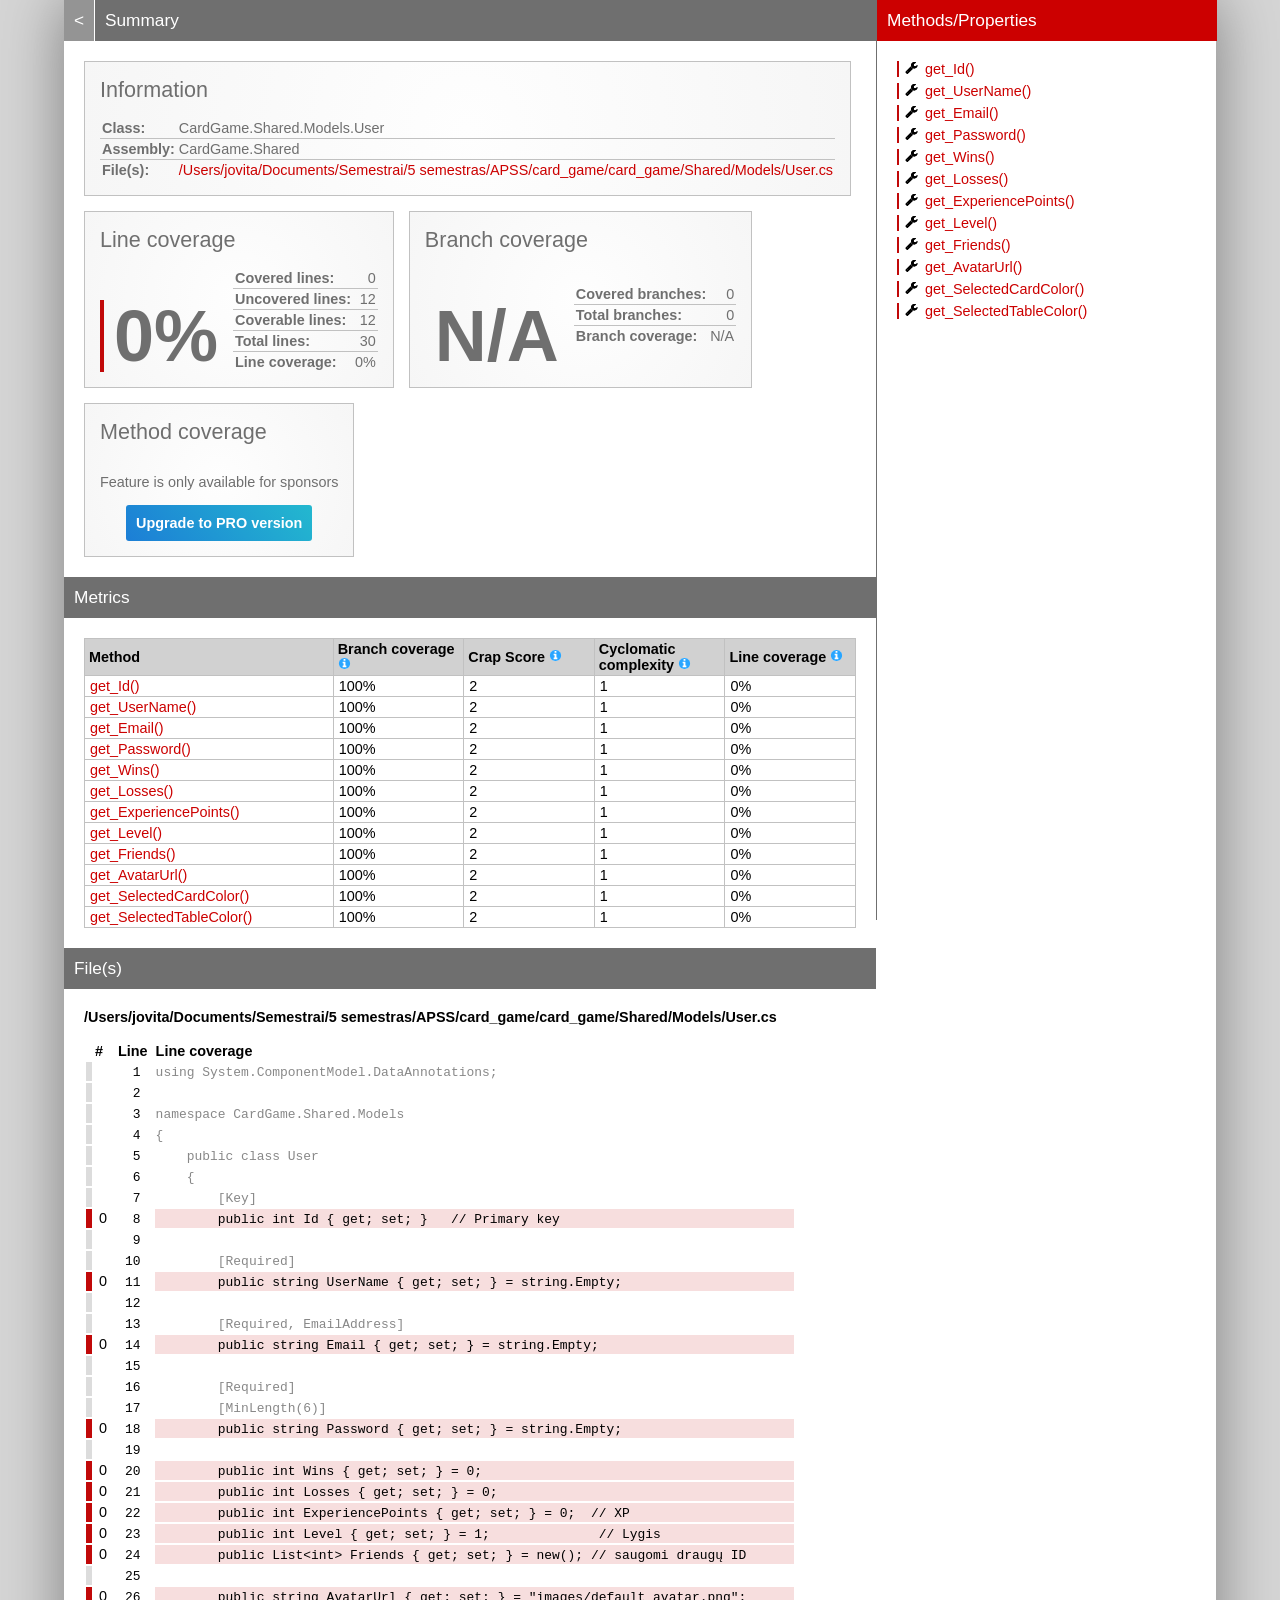
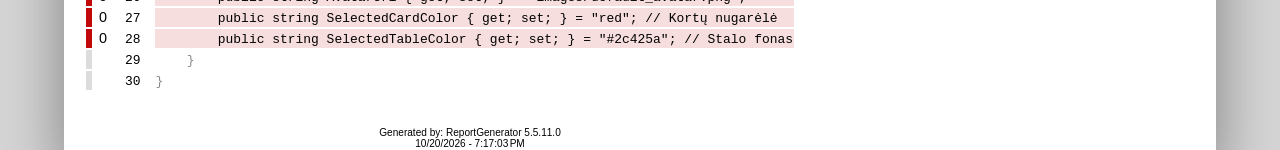
<file: CardGame.Tests/coverage-report/CardGame.Shared_User.html>
<!DOCTYPE html>
<html>
<head>
<meta charset="utf-8" />
<meta name="viewport" content="width=device-width, initial-scale=1.0" />
<meta http-equiv="X-UA-Compatible" content="IE=EDGE,chrome=1" />
<link href="[data-uri]" rel="icon" type="image/x-icon" />
<title>CardGame.Shared.Models.User - Coverage Report</title>
<link rel="stylesheet" type="text/css" href="report.css" />
</head><body><div class="container"><div class="containerleft">
<h1><a href="index.html" class="back">&lt;</a> Summary</h1>
<div class="card-group">
<div class="card">
<div class="card-header">Information</div>
<div class="card-body">
<div class="table">
<table>
<tr>
<th>Class:</th>
<td class="limit-width " title="CardGame.Shared.Models.User">CardGame.Shared.Models.User</td>
</tr>
<tr>
<th>Assembly:</th>
<td class="limit-width " title="CardGame.Shared">CardGame.Shared</td>
</tr>
<tr>
<th>File(s):</th>
<td class="overflow-wrap"><a href="#UsersjovitaDocumentsSemestrai5semestrasAPSScard_gamecard_gameSharedModelsUsercs" class="navigatetohash">/Users/jovita/Documents/Semestrai/5 semestras/APSS/card_game/card_game/Shared/Models/User.cs</a></td>
</tr>
</table>
</div>
</div>
</div>
</div>
<div class="card-group">
<div class="card">
<div class="card-header">Line coverage</div>
<div class="card-body">
<div class="large cardpercentagebar cardpercentagebar100">0%</div>
<div class="table">
<table>
<tr>
<th>Covered lines:</th>
<td class="limit-width right" title="0">0</td>
</tr>
<tr>
<th>Uncovered lines:</th>
<td class="limit-width right" title="12">12</td>
</tr>
<tr>
<th>Coverable lines:</th>
<td class="limit-width right" title="12">12</td>
</tr>
<tr>
<th>Total lines:</th>
<td class="limit-width right" title="30">30</td>
</tr>
<tr>
<th>Line coverage:</th>
<td class="limit-width right" title="0 of 12">0%</td>
</tr>
</table>
</div>
</div>
</div>
<div class="card">
<div class="card-header">Branch coverage</div>
<div class="card-body">
<div class="large">N/A</div>
<div class="table">
<table>
<tr>
<th>Covered branches:</th>
<td class="limit-width right" title="0">0</td>
</tr>
<tr>
<th>Total branches:</th>
<td class="limit-width right" title="0">0</td>
</tr>
<tr>
<th>Branch coverage:</th>
<td class="limit-width right" title="N/A">N/A</td>
</tr>
</table>
</div>
</div>
</div>
<div class="card">
<div class="card-header">Method coverage</div>
<div class="card-body">
<div class="center">
<p>Feature is only available for sponsors</p>
<a class="pro-button" href="https://reportgenerator.io/pro" target="_blank">Upgrade to PRO version</a>
</div>
</div>
</div>
</div>
<h1>Metrics</h1>
<div class="table-responsive">
<table class="overview table-fixed">
<colgroup>
<col class="column-min-200" />
<col class="column105" />
<col class="column105" />
<col class="column105" />
<col class="column105" />
</colgroup>
<thead><tr><th>Method</th><th>Branch coverage <a href="https://en.wikipedia.org/wiki/Code_coverage" target="_blank"><i class="icon-info-circled"></i></a></th><th>Crap Score <a href="https://googletesting.blogspot.de/2011/02/this-code-is-crap.html" target="_blank"><i class="icon-info-circled"></i></a></th><th>Cyclomatic complexity <a href="https://en.wikipedia.org/wiki/Cyclomatic_complexity" target="_blank"><i class="icon-info-circled"></i></a></th><th>Line coverage <a href="https://en.wikipedia.org/wiki/Code_coverage" target="_blank"><i class="icon-info-circled"></i></a></th></tr></thead>
<tbody>
<tr><td title="get_Id()"><a href="#file0_line8" class="navigatetohash">get_Id()</a></td><td>100%</td><td>2</td><td>1</td><td>0%</td></tr>
<tr><td title="get_UserName()"><a href="#file0_line11" class="navigatetohash">get_UserName()</a></td><td>100%</td><td>2</td><td>1</td><td>0%</td></tr>
<tr><td title="get_Email()"><a href="#file0_line14" class="navigatetohash">get_Email()</a></td><td>100%</td><td>2</td><td>1</td><td>0%</td></tr>
<tr><td title="get_Password()"><a href="#file0_line18" class="navigatetohash">get_Password()</a></td><td>100%</td><td>2</td><td>1</td><td>0%</td></tr>
<tr><td title="get_Wins()"><a href="#file0_line20" class="navigatetohash">get_Wins()</a></td><td>100%</td><td>2</td><td>1</td><td>0%</td></tr>
<tr><td title="get_Losses()"><a href="#file0_line21" class="navigatetohash">get_Losses()</a></td><td>100%</td><td>2</td><td>1</td><td>0%</td></tr>
<tr><td title="get_ExperiencePoints()"><a href="#file0_line22" class="navigatetohash">get_ExperiencePoints()</a></td><td>100%</td><td>2</td><td>1</td><td>0%</td></tr>
<tr><td title="get_Level()"><a href="#file0_line23" class="navigatetohash">get_Level()</a></td><td>100%</td><td>2</td><td>1</td><td>0%</td></tr>
<tr><td title="get_Friends()"><a href="#file0_line24" class="navigatetohash">get_Friends()</a></td><td>100%</td><td>2</td><td>1</td><td>0%</td></tr>
<tr><td title="get_AvatarUrl()"><a href="#file0_line26" class="navigatetohash">get_AvatarUrl()</a></td><td>100%</td><td>2</td><td>1</td><td>0%</td></tr>
<tr><td title="get_SelectedCardColor()"><a href="#file0_line27" class="navigatetohash">get_SelectedCardColor()</a></td><td>100%</td><td>2</td><td>1</td><td>0%</td></tr>
<tr><td title="get_SelectedTableColor()"><a href="#file0_line28" class="navigatetohash">get_SelectedTableColor()</a></td><td>100%</td><td>2</td><td>1</td><td>0%</td></tr>
</tbody>
</table>
</div>
<h1>File(s)</h1>
<h2 id="UsersjovitaDocumentsSemestrai5semestrasAPSScard_gamecard_gameSharedModelsUsercs">/Users/jovita/Documents/Semestrai/5 semestras/APSS/card_game/card_game/Shared/Models/User.cs</h2>
<div class="table-responsive">
<table class="lineAnalysis">
<thead><tr><th></th><th>#</th><th>Line</th><th></th><th>Line coverage</th></tr></thead>
<tbody>
<tr class="" title="Not coverable" data-coverage="{'AllTestMethods': {'VC': '', 'LVS': 'gray'}}"><td class="gray">&nbsp;</td><td class="leftmargin rightmargin right"></td><td class="rightmargin right"><a id="file0_line1"></a><code>1</code></td><td></td><td class="lightgray"><code>using&nbsp;System.ComponentModel.DataAnnotations;</code></td></tr>
<tr class="" title="Not coverable" data-coverage="{'AllTestMethods': {'VC': '', 'LVS': 'gray'}}"><td class="gray">&nbsp;</td><td class="leftmargin rightmargin right"></td><td class="rightmargin right"><a id="file0_line2"></a><code>2</code></td><td></td><td class="lightgray"><code></code></td></tr>
<tr class="" title="Not coverable" data-coverage="{'AllTestMethods': {'VC': '', 'LVS': 'gray'}}"><td class="gray">&nbsp;</td><td class="leftmargin rightmargin right"></td><td class="rightmargin right"><a id="file0_line3"></a><code>3</code></td><td></td><td class="lightgray"><code>namespace&nbsp;CardGame.Shared.Models</code></td></tr>
<tr class="" title="Not coverable" data-coverage="{'AllTestMethods': {'VC': '', 'LVS': 'gray'}}"><td class="gray">&nbsp;</td><td class="leftmargin rightmargin right"></td><td class="rightmargin right"><a id="file0_line4"></a><code>4</code></td><td></td><td class="lightgray"><code>{</code></td></tr>
<tr class="" title="Not coverable" data-coverage="{'AllTestMethods': {'VC': '', 'LVS': 'gray'}}"><td class="gray">&nbsp;</td><td class="leftmargin rightmargin right"></td><td class="rightmargin right"><a id="file0_line5"></a><code>5</code></td><td></td><td class="lightgray"><code>&nbsp;&nbsp;&nbsp;&nbsp;public&nbsp;class&nbsp;User</code></td></tr>
<tr class="" title="Not coverable" data-coverage="{'AllTestMethods': {'VC': '', 'LVS': 'gray'}}"><td class="gray">&nbsp;</td><td class="leftmargin rightmargin right"></td><td class="rightmargin right"><a id="file0_line6"></a><code>6</code></td><td></td><td class="lightgray"><code>&nbsp;&nbsp;&nbsp;&nbsp;{</code></td></tr>
<tr class="" title="Not coverable" data-coverage="{'AllTestMethods': {'VC': '', 'LVS': 'gray'}}"><td class="gray">&nbsp;</td><td class="leftmargin rightmargin right"></td><td class="rightmargin right"><a id="file0_line7"></a><code>7</code></td><td></td><td class="lightgray"><code>&nbsp;&nbsp;&nbsp;&nbsp;&nbsp;&nbsp;&nbsp;&nbsp;[Key]</code></td></tr>
<tr class="coverableline" title="Not covered (0 visits)" data-coverage="{'AllTestMethods': {'VC': '0', 'LVS': 'red'}}"><td class="red">&nbsp;</td><td class="leftmargin rightmargin right">0</td><td class="rightmargin right"><a id="file0_line8"></a><code>8</code></td><td></td><td class="lightred"><code>&nbsp;&nbsp;&nbsp;&nbsp;&nbsp;&nbsp;&nbsp;&nbsp;public&nbsp;int&nbsp;Id&nbsp;{&nbsp;get;&nbsp;set;&nbsp;}&nbsp;&nbsp;&nbsp;//&nbsp;Primary&nbsp;key</code></td></tr>
<tr class="" title="Not coverable" data-coverage="{'AllTestMethods': {'VC': '', 'LVS': 'gray'}}"><td class="gray">&nbsp;</td><td class="leftmargin rightmargin right"></td><td class="rightmargin right"><a id="file0_line9"></a><code>9</code></td><td></td><td class="lightgray"><code></code></td></tr>
<tr class="" title="Not coverable" data-coverage="{'AllTestMethods': {'VC': '', 'LVS': 'gray'}}"><td class="gray">&nbsp;</td><td class="leftmargin rightmargin right"></td><td class="rightmargin right"><a id="file0_line10"></a><code>10</code></td><td></td><td class="lightgray"><code>&nbsp;&nbsp;&nbsp;&nbsp;&nbsp;&nbsp;&nbsp;&nbsp;[Required]</code></td></tr>
<tr class="coverableline" title="Not covered (0 visits)" data-coverage="{'AllTestMethods': {'VC': '0', 'LVS': 'red'}}"><td class="red">&nbsp;</td><td class="leftmargin rightmargin right">0</td><td class="rightmargin right"><a id="file0_line11"></a><code>11</code></td><td></td><td class="lightred"><code>&nbsp;&nbsp;&nbsp;&nbsp;&nbsp;&nbsp;&nbsp;&nbsp;public&nbsp;string&nbsp;UserName&nbsp;{&nbsp;get;&nbsp;set;&nbsp;}&nbsp;=&nbsp;string.Empty;</code></td></tr>
<tr class="" title="Not coverable" data-coverage="{'AllTestMethods': {'VC': '', 'LVS': 'gray'}}"><td class="gray">&nbsp;</td><td class="leftmargin rightmargin right"></td><td class="rightmargin right"><a id="file0_line12"></a><code>12</code></td><td></td><td class="lightgray"><code></code></td></tr>
<tr class="" title="Not coverable" data-coverage="{'AllTestMethods': {'VC': '', 'LVS': 'gray'}}"><td class="gray">&nbsp;</td><td class="leftmargin rightmargin right"></td><td class="rightmargin right"><a id="file0_line13"></a><code>13</code></td><td></td><td class="lightgray"><code>&nbsp;&nbsp;&nbsp;&nbsp;&nbsp;&nbsp;&nbsp;&nbsp;[Required,&nbsp;EmailAddress]</code></td></tr>
<tr class="coverableline" title="Not covered (0 visits)" data-coverage="{'AllTestMethods': {'VC': '0', 'LVS': 'red'}}"><td class="red">&nbsp;</td><td class="leftmargin rightmargin right">0</td><td class="rightmargin right"><a id="file0_line14"></a><code>14</code></td><td></td><td class="lightred"><code>&nbsp;&nbsp;&nbsp;&nbsp;&nbsp;&nbsp;&nbsp;&nbsp;public&nbsp;string&nbsp;Email&nbsp;{&nbsp;get;&nbsp;set;&nbsp;}&nbsp;=&nbsp;string.Empty;</code></td></tr>
<tr class="" title="Not coverable" data-coverage="{'AllTestMethods': {'VC': '', 'LVS': 'gray'}}"><td class="gray">&nbsp;</td><td class="leftmargin rightmargin right"></td><td class="rightmargin right"><a id="file0_line15"></a><code>15</code></td><td></td><td class="lightgray"><code></code></td></tr>
<tr class="" title="Not coverable" data-coverage="{'AllTestMethods': {'VC': '', 'LVS': 'gray'}}"><td class="gray">&nbsp;</td><td class="leftmargin rightmargin right"></td><td class="rightmargin right"><a id="file0_line16"></a><code>16</code></td><td></td><td class="lightgray"><code>&nbsp;&nbsp;&nbsp;&nbsp;&nbsp;&nbsp;&nbsp;&nbsp;[Required]</code></td></tr>
<tr class="" title="Not coverable" data-coverage="{'AllTestMethods': {'VC': '', 'LVS': 'gray'}}"><td class="gray">&nbsp;</td><td class="leftmargin rightmargin right"></td><td class="rightmargin right"><a id="file0_line17"></a><code>17</code></td><td></td><td class="lightgray"><code>&nbsp;&nbsp;&nbsp;&nbsp;&nbsp;&nbsp;&nbsp;&nbsp;[MinLength(6)]</code></td></tr>
<tr class="coverableline" title="Not covered (0 visits)" data-coverage="{'AllTestMethods': {'VC': '0', 'LVS': 'red'}}"><td class="red">&nbsp;</td><td class="leftmargin rightmargin right">0</td><td class="rightmargin right"><a id="file0_line18"></a><code>18</code></td><td></td><td class="lightred"><code>&nbsp;&nbsp;&nbsp;&nbsp;&nbsp;&nbsp;&nbsp;&nbsp;public&nbsp;string&nbsp;Password&nbsp;{&nbsp;get;&nbsp;set;&nbsp;}&nbsp;=&nbsp;string.Empty;</code></td></tr>
<tr class="" title="Not coverable" data-coverage="{'AllTestMethods': {'VC': '', 'LVS': 'gray'}}"><td class="gray">&nbsp;</td><td class="leftmargin rightmargin right"></td><td class="rightmargin right"><a id="file0_line19"></a><code>19</code></td><td></td><td class="lightgray"><code></code></td></tr>
<tr class="coverableline" title="Not covered (0 visits)" data-coverage="{'AllTestMethods': {'VC': '0', 'LVS': 'red'}}"><td class="red">&nbsp;</td><td class="leftmargin rightmargin right">0</td><td class="rightmargin right"><a id="file0_line20"></a><code>20</code></td><td></td><td class="lightred"><code>&nbsp;&nbsp;&nbsp;&nbsp;&nbsp;&nbsp;&nbsp;&nbsp;public&nbsp;int&nbsp;Wins&nbsp;{&nbsp;get;&nbsp;set;&nbsp;}&nbsp;=&nbsp;0;</code></td></tr>
<tr class="coverableline" title="Not covered (0 visits)" data-coverage="{'AllTestMethods': {'VC': '0', 'LVS': 'red'}}"><td class="red">&nbsp;</td><td class="leftmargin rightmargin right">0</td><td class="rightmargin right"><a id="file0_line21"></a><code>21</code></td><td></td><td class="lightred"><code>&nbsp;&nbsp;&nbsp;&nbsp;&nbsp;&nbsp;&nbsp;&nbsp;public&nbsp;int&nbsp;Losses&nbsp;{&nbsp;get;&nbsp;set;&nbsp;}&nbsp;=&nbsp;0;</code></td></tr>
<tr class="coverableline" title="Not covered (0 visits)" data-coverage="{'AllTestMethods': {'VC': '0', 'LVS': 'red'}}"><td class="red">&nbsp;</td><td class="leftmargin rightmargin right">0</td><td class="rightmargin right"><a id="file0_line22"></a><code>22</code></td><td></td><td class="lightred"><code>&nbsp;&nbsp;&nbsp;&nbsp;&nbsp;&nbsp;&nbsp;&nbsp;public&nbsp;int&nbsp;ExperiencePoints&nbsp;{&nbsp;get;&nbsp;set;&nbsp;}&nbsp;=&nbsp;0;&nbsp;&nbsp;//&nbsp;XP</code></td></tr>
<tr class="coverableline" title="Not covered (0 visits)" data-coverage="{'AllTestMethods': {'VC': '0', 'LVS': 'red'}}"><td class="red">&nbsp;</td><td class="leftmargin rightmargin right">0</td><td class="rightmargin right"><a id="file0_line23"></a><code>23</code></td><td></td><td class="lightred"><code>&nbsp;&nbsp;&nbsp;&nbsp;&nbsp;&nbsp;&nbsp;&nbsp;public&nbsp;int&nbsp;Level&nbsp;{&nbsp;get;&nbsp;set;&nbsp;}&nbsp;=&nbsp;1;&nbsp;&nbsp;&nbsp;&nbsp;&nbsp;&nbsp;&nbsp;&nbsp;&nbsp;&nbsp;&nbsp;&nbsp;&nbsp;&nbsp;//&nbsp;Lygis</code></td></tr>
<tr class="coverableline" title="Not covered (0 visits)" data-coverage="{'AllTestMethods': {'VC': '0', 'LVS': 'red'}}"><td class="red">&nbsp;</td><td class="leftmargin rightmargin right">0</td><td class="rightmargin right"><a id="file0_line24"></a><code>24</code></td><td></td><td class="lightred"><code>&nbsp;&nbsp;&nbsp;&nbsp;&nbsp;&nbsp;&nbsp;&nbsp;public&nbsp;List&lt;int&gt;&nbsp;Friends&nbsp;{&nbsp;get;&nbsp;set;&nbsp;}&nbsp;=&nbsp;new();&nbsp;//&nbsp;saugomi&nbsp;draugų&nbsp;ID</code></td></tr>
<tr class="" title="Not coverable" data-coverage="{'AllTestMethods': {'VC': '', 'LVS': 'gray'}}"><td class="gray">&nbsp;</td><td class="leftmargin rightmargin right"></td><td class="rightmargin right"><a id="file0_line25"></a><code>25</code></td><td></td><td class="lightgray"><code></code></td></tr>
<tr class="coverableline" title="Not covered (0 visits)" data-coverage="{'AllTestMethods': {'VC': '0', 'LVS': 'red'}}"><td class="red">&nbsp;</td><td class="leftmargin rightmargin right">0</td><td class="rightmargin right"><a id="file0_line26"></a><code>26</code></td><td></td><td class="lightred"><code>&nbsp;&nbsp;&nbsp;&nbsp;&nbsp;&nbsp;&nbsp;&nbsp;public&nbsp;string&nbsp;AvatarUrl&nbsp;{&nbsp;get;&nbsp;set;&nbsp;}&nbsp;=&nbsp;&quot;images/default_avatar.png&quot;;</code></td></tr>
<tr class="coverableline" title="Not covered (0 visits)" data-coverage="{'AllTestMethods': {'VC': '0', 'LVS': 'red'}}"><td class="red">&nbsp;</td><td class="leftmargin rightmargin right">0</td><td class="rightmargin right"><a id="file0_line27"></a><code>27</code></td><td></td><td class="lightred"><code>&nbsp;&nbsp;&nbsp;&nbsp;&nbsp;&nbsp;&nbsp;&nbsp;public&nbsp;string&nbsp;SelectedCardColor&nbsp;{&nbsp;get;&nbsp;set;&nbsp;}&nbsp;=&nbsp;&quot;red&quot;;&nbsp;//&nbsp;Kortų&nbsp;nugarėlė</code></td></tr>
<tr class="coverableline" title="Not covered (0 visits)" data-coverage="{'AllTestMethods': {'VC': '0', 'LVS': 'red'}}"><td class="red">&nbsp;</td><td class="leftmargin rightmargin right">0</td><td class="rightmargin right"><a id="file0_line28"></a><code>28</code></td><td></td><td class="lightred"><code>&nbsp;&nbsp;&nbsp;&nbsp;&nbsp;&nbsp;&nbsp;&nbsp;public&nbsp;string&nbsp;SelectedTableColor&nbsp;{&nbsp;get;&nbsp;set;&nbsp;}&nbsp;=&nbsp;&quot;#2c425a&quot;;&nbsp;//&nbsp;Stalo&nbsp;fonas</code></td></tr>
<tr class="" title="Not coverable" data-coverage="{'AllTestMethods': {'VC': '', 'LVS': 'gray'}}"><td class="gray">&nbsp;</td><td class="leftmargin rightmargin right"></td><td class="rightmargin right"><a id="file0_line29"></a><code>29</code></td><td></td><td class="lightgray"><code>&nbsp;&nbsp;&nbsp;&nbsp;}</code></td></tr>
<tr class="" title="Not coverable" data-coverage="{'AllTestMethods': {'VC': '', 'LVS': 'gray'}}"><td class="gray">&nbsp;</td><td class="leftmargin rightmargin right"></td><td class="rightmargin right"><a id="file0_line30"></a><code>30</code></td><td></td><td class="lightgray"><code>}</code></td></tr>
</tbody>
</table>
</div>
<div class="footer">Generated by: ReportGenerator 5.5.11.0<br />10/20/2026 - 7:17:03 PM<br /><a href="https://github.com/danielpalme/ReportGenerator">GitHub</a> | <a href="https://reportgenerator.io">reportgenerator.io</a></div></div>
<div class="containerright">
<div class="containerrightfixed">
<h1>Methods/Properties</h1>
<a href="#file0_line8" class="navigatetohash percentagebar percentagebar0" title="Line coverage: 0% - get_Id()"><i class="icon-wrench"></i>get_Id()</a><br />
<a href="#file0_line11" class="navigatetohash percentagebar percentagebar0" title="Line coverage: 0% - get_UserName()"><i class="icon-wrench"></i>get_UserName()</a><br />
<a href="#file0_line14" class="navigatetohash percentagebar percentagebar0" title="Line coverage: 0% - get_Email()"><i class="icon-wrench"></i>get_Email()</a><br />
<a href="#file0_line18" class="navigatetohash percentagebar percentagebar0" title="Line coverage: 0% - get_Password()"><i class="icon-wrench"></i>get_Password()</a><br />
<a href="#file0_line20" class="navigatetohash percentagebar percentagebar0" title="Line coverage: 0% - get_Wins()"><i class="icon-wrench"></i>get_Wins()</a><br />
<a href="#file0_line21" class="navigatetohash percentagebar percentagebar0" title="Line coverage: 0% - get_Losses()"><i class="icon-wrench"></i>get_Losses()</a><br />
<a href="#file0_line22" class="navigatetohash percentagebar percentagebar0" title="Line coverage: 0% - get_ExperiencePoints()"><i class="icon-wrench"></i>get_ExperiencePoints()</a><br />
<a href="#file0_line23" class="navigatetohash percentagebar percentagebar0" title="Line coverage: 0% - get_Level()"><i class="icon-wrench"></i>get_Level()</a><br />
<a href="#file0_line24" class="navigatetohash percentagebar percentagebar0" title="Line coverage: 0% - get_Friends()"><i class="icon-wrench"></i>get_Friends()</a><br />
<a href="#file0_line26" class="navigatetohash percentagebar percentagebar0" title="Line coverage: 0% - get_AvatarUrl()"><i class="icon-wrench"></i>get_AvatarUrl()</a><br />
<a href="#file0_line27" class="navigatetohash percentagebar percentagebar0" title="Line coverage: 0% - get_SelectedCardColor()"><i class="icon-wrench"></i>get_SelectedCardColor()</a><br />
<a href="#file0_line28" class="navigatetohash percentagebar percentagebar0" title="Line coverage: 0% - get_SelectedTableColor()"><i class="icon-wrench"></i>get_SelectedTableColor()</a><br />
<br/></div>
</div></div>
<script type="text/javascript" src="class.js"></script>
</body></html>
</file>
<file: CardGame.Tests/coverage-report/report.css>
:root {
    color-scheme: light;
    --green: #0aad0a;
    --lightgreen: #dcf4dc;
}

html { font-family: sans-serif; margin: 0; padding: 0; font-size: 0.9em; background-color: #d6d6d6; height: 100%; }
body { margin: 0; padding: 0; height: 100%; color: #000; }
h1 { font-family: 'Century Gothic', sans-serif; font-size: 1.2em; font-weight: normal; color: #fff; background-color: #6f6f6f; padding: 10px; margin: 20px -20px 20px -20px;  }
h1:first-of-type { margin-top: 0; }
h2 { font-size: 1.0em; font-weight: bold; margin: 10px 0 15px 0; padding: 0; }
h3 { font-size: 1.0em; font-weight: bold; margin: 0 0 10px 0; padding: 0; display: inline-block; }
input, select, button { border: 1px solid #767676; border-radius: 0; }
button { background-color: #ddd; cursor: pointer; }
a { color: #c00; text-decoration: none; }
a:hover { color: #000; text-decoration: none; }
h1 a.back { color: #fff; background-color: #949494; display: inline-block; margin: -12px 5px -10px -10px; padding: 10px; border-right: 1px solid #fff; }
h1 a.back:hover { background-color: #ccc; }
h1 a.button { color: #000; background-color: #bebebe; margin: -5px 0 0 10px; padding: 5px 8px 5px 8px; border: 1px solid #fff; font-size: 0.9em; border-radius: 3px; float:right; }
h1 a.button:hover { background-color: #ccc; }
h1 a.button i { position: relative; top: 1px; }

.container { margin: auto; max-width: 1650px; width: 90%; background-color: #fff; display: flex; box-shadow: 0 0 60px #7d7d7d; min-height: 100%; }
.containerleft { padding: 0 20px 20px 20px; flex: 1; min-width: 1%; }
.containerright { width: 340px; min-width: 340px; background-color: #e5e5e5; height: 100%; }
.containerrightfixed { position: fixed; padding: 0 20px 20px 20px; border-left: 1px solid #6f6f6f; width: 300px; overflow-y: auto; height: 100%; top: 0; bottom: 0; }
.containerrightfixed h1 { background-color: #c00; }
.containerrightfixed label, .containerright a { white-space: nowrap; overflow: hidden; display: inline-block; width: 100%; max-width: 300px; text-overflow: ellipsis; }
.containerright a { margin-bottom: 3px; }

@media screen and (max-width:1200px){ 
    .container { box-shadow: none; width: 100%; }
    .containerright { display: none; }
}

.popup-container { position: fixed; left: 0; right: 0; top: 0; bottom: 0; background-color: rgb(0, 0, 0, 0.6); z-index: 100; }
.popup { position: absolute; top: 50%; right: 50%; transform: translate(50%,-50%); background-color: #fff; padding: 25px; border-radius: 15px; min-width: 300px; }
.popup .close { text-align: right; color: #979797; font-size: 25px;position: relative; left: 10px; bottom: 10px; cursor: pointer; }

.footer { font-size: 0.7em; text-align: center; margin-top: 35px; }

.card-group { display: flex; flex-wrap: wrap; margin-top: -15px; margin-left: -15px; }
.card-group + .card-group { margin-top: 0; }
.card-group .card { margin-top: 15px; margin-left: 15px; display: flex; flex-direction: column; background-color: #e4e4e4; background: radial-gradient(circle, #fefefe 0%, #f6f6f6 100%); border: 1px solid #c1c1c1; padding: 15px; color: #6f6f6f; max-width: 100% }
.card-group .card .card-header { font-size: 1.5rem; font-family: 'Century Gothic', sans-serif; margin-bottom: 15px; flex-grow: 1; }
.card-group .card .card-body { display: flex; flex-direction: row; gap: 15px; flex-grow: 1; }
.card-group .card .card-body div.table { display: flex; flex-direction: column; }
.card-group .card .large { font-size: 5rem; line-height: 5rem; font-weight: bold; align-self: flex-end; border-left-width: 4px; padding-left: 10px; }
.card-group .card table { align-self: flex-end; border-collapse: collapse; }
.card-group .card table tr { border-bottom: 1px solid #c1c1c1; }
.card-group .card table tr:hover { background-color: #c1c1c1; }
.card-group .card table tr:last-child { border-bottom: none; }
.card-group .card table th, .card-group .card table td { padding: 2px; }
.card-group td.limit-width { max-width: 200px; text-overflow: ellipsis; overflow: hidden; }
.card-group td.overflow-wrap { overflow-wrap: anywhere; }

.pro-button { color: #fff; background-color: #20A0D2; background-image: linear-gradient(50deg, #1c7ed6 0%, #23b8cf 100%); padding: 10px; border-radius: 3px; font-weight: bold; display: inline-block; }
.pro-button:hover { color: #fff; background-color: #1C8EB7; background-image: linear-gradient(50deg, #1A6FBA 0%, #1EA1B5 100%); }
.pro-button-tiny { border-radius: 10px; padding: 3px 8px; }

th { text-align: left; }
.table-fixed { table-layout: fixed; }
.table-responsive { overflow-x: auto; }
.table-responsive::-webkit-scrollbar { height: 20px; }
.table-responsive::-webkit-scrollbar-thumb { background-color: #6f6f6f; border-radius: 20px; border: 5px solid #fff; }
.overview { border: 1px solid #c1c1c1; border-collapse: collapse; width: 100%; word-wrap: break-word; }
.overview th { border: 1px solid #c1c1c1; border-collapse: collapse; padding: 2px 4px 2px 4px; background-color: #ddd; }
.overview tr.namespace th { background-color: #dcdcdc; }
.overview thead th { background-color: #d1d1d1; }
.overview th a { color: #000; }
.overview tr.namespace a { margin-left: 15px; display: block; }
.overview td { border: 1px solid #c1c1c1; border-collapse: collapse; padding: 2px 5px 2px 5px; }
.overview tr.filterbar td { height: 60px; }
.overview tr.header th { background-color: #d1d1d1; }
.overview tr.header th:nth-child(2n+1) { background-color: #ddd; }
.overview tr.header th:first-child { border-left: 1px solid #fff; border-top: 1px solid #fff; background-color: #fff; }
.overview tbody tr:hover>td { background-color: #b0b0b0; }

div.currenthistory { margin: -2px -5px 0 -5px; padding: 2px 5px 2px 5px; height: 16px; }
.coverage { border-collapse: collapse; font-size: 5px; height: 10px; }
.coverage td { padding: 0; border: none; }
.stripped tr:nth-child(2n+1) { background-color: #F3F3F3; }

.customizebox { font-size: 0.75em; margin-bottom: 7px; display: grid; grid-template-columns: 1fr; grid-template-rows: auto auto auto auto; grid-column-gap: 10px; grid-row-gap: 10px; }
.customizebox>div { align-self: end; }
.customizebox div.col-right input { width: 150px; }

@media screen and (min-width: 1000px) {
  .customizebox { grid-template-columns: repeat(4, 1fr); grid-template-rows: 1fr; }
  .customizebox div.col-center { justify-self: center; }
  .customizebox div.col-right { justify-self: end; }
}
.slider-label { position: relative; left: 85px; }

.percentagebar {
    padding-left: 3px;
}
a.percentagebar {
    padding-left: 6px;
}
.percentagebarundefined {
    border-left: 2px solid #fff;
}
.percentagebar0 {
    border-left: 2px solid #c10909;
}
.percentagebar10 {
    border-left: 2px solid;
    border-image: linear-gradient(to bottom, #c10909 90%, var(--green) 90%, var(--green) 100%) 1;
}
.percentagebar20 {
    border-left: 2px solid;
    border-image: linear-gradient(to bottom, #c10909 80%, var(--green) 80%, var(--green) 100%) 1;
}
.percentagebar30 {
    border-left: 2px solid;
    border-image: linear-gradient(to bottom, #c10909 70%, var(--green) 70%, var(--green) 100%) 1;
}
.percentagebar40 {
    border-left: 2px solid;
    border-image: linear-gradient(to bottom, #c10909 60%, var(--green) 60%, var(--green) 100%) 1;
}
.percentagebar50 {
    border-left: 2px solid;
    border-image: linear-gradient(to bottom, #c10909 50%, var(--green) 50%, var(--green) 100%) 1;
}
.percentagebar60 {
    border-left: 2px solid;
    border-image: linear-gradient(to bottom, #c10909 40%, var(--green) 40%, var(--green) 100%) 1;
}
.percentagebar70 {
    border-left: 2px solid;
    border-image: linear-gradient(to bottom, #c10909 30%, var(--green) 30%, var(--green) 100%) 1;
}
.percentagebar80 {
    border-left: 2px solid;
    border-image: linear-gradient(to bottom, #c10909 20%, var(--green) 20%, var(--green) 100%) 1;
}
.percentagebar90 {
    border-left: 2px solid;
    border-image: linear-gradient(to bottom, #c10909 10%, var(--green) 10%, var(--green) 100%) 1;
}
.percentagebar100 {
    border-left: 2px solid var(--green);
}

.mt-1 { margin-top: 4px; }
.hidden, .ng-hide { display: none; }
.right { text-align: right; }
.center { text-align: center; }
.rightmargin  { padding-right: 8px; }
.leftmargin { padding-left: 5px; }
.green { background-color: var(--green); }
.lightgreen { background-color: var(--lightgreen); }
.red { background-color: #c10909; }
.lightred { background-color: #f7dede; }
.orange { background-color: #FFA500; }
.lightorange { background-color: #FFEFD5; }
.gray { background-color: #dcdcdc; }
.lightgray { color: #888888; }
.lightgraybg { background-color: #dadada; }

code { font-family: Consolas, monospace; font-size: 0.9em; }

.toggleZoom { text-align:right; }

.historychart svg { max-width: 100%; }
.ct-chart { position: relative; }
.ct-chart .ct-line { stroke-width: 2px !important; }
.ct-chart .ct-point { stroke-width: 6px !important; transition: stroke-width .2s; }
.ct-chart .ct-point:hover { stroke-width: 10px !important; }
.ct-chart .ct-series.ct-series-a .ct-line, .ct-chart .ct-series.ct-series-a .ct-point, .ct-chart .ct-series.ct-series-a .ct-bar { stroke: #c00 !important;}
.ct-chart .ct-series.ct-series-b .ct-line, .ct-chart .ct-series.ct-series-b .ct-point, .ct-chart .ct-series.ct-series-b .ct-bar { stroke: #1c2298 !important;}
.ct-chart .ct-series.ct-series-c .ct-line, .ct-chart .ct-series.ct-series-c .ct-point, .ct-chart .ct-series.ct-series-c .ct-bar { stroke: #0aad0a !important;}
.ct-chart .ct-series.ct-series-d .ct-line, .ct-chart .ct-series.ct-series-d .ct-point, .ct-chart .ct-series.ct-series-d .ct-bar { stroke: #FF6A00 !important;}

.tinylinecoveragechart, .tinybranchcoveragechart, .tinymethodcoveragechart, .tinyfullmethodcoveragechart { background-color: #fff; margin-left: -3px; float: left; border: 1px solid #c1c1c1; width: 30px; height: 18px; }
.historiccoverageoffset { margin-top: 7px; }

.tinylinecoveragechart .ct-line, .tinybranchcoveragechart .ct-line, .tinymethodcoveragechart .ct-line, .tinyfullmethodcoveragechart .ct-line { stroke-width: 1px !important; }
.tinybranchcoveragechart .ct-series.ct-series-a .ct-line { stroke: #1c2298 !important; }
.tinymethodcoveragechart .ct-series.ct-series-a .ct-line { stroke: #0aad0a !important; }
.tinyfullmethodcoveragechart .ct-series.ct-series-a .ct-line { stroke: #FF6A00 !important; }

.linecoverage { background-color: #c00; width: 10px; height: 8px; border: 1px solid #000; display: inline-block; }
.branchcoverage { background-color: #1c2298; width: 10px; height: 8px; border: 1px solid #000; display: inline-block; }
.codeelementcoverage { background-color: #0aad0a; width: 10px; height: 8px; border: 1px solid #000; display: inline-block; }
.fullcodeelementcoverage { background-color: #FF6A00; width: 10px; height: 8px; border: 1px solid #000; display: inline-block; }

.tooltip { position: absolute; display: none; padding: 5px; background: #F4C63D; color: #453D3F; pointer-events: none; z-index: 1; min-width: 250px; }

.column-min-200 { width: 200px; }
.column70 { width: 70px; }
.column90 { width: 90px; }
.column98 { width: 98px; }
.column100 { width: 100px; }
.column105 { width: 105px; }
.column112 { width: 112px; }

.cardpercentagebar { border-left-style: solid; }
.cardpercentagebar0 { border-image: linear-gradient(to bottom, #c10909 0%, #c10909 0%, var(--green) 0%) 1; }
.cardpercentagebar1 { border-image: linear-gradient(to bottom, #c10909 1%, #c10909 1%, var(--green) 1%) 1; }
.cardpercentagebar2 { border-image: linear-gradient(to bottom, #c10909 2%, #c10909 2%, var(--green) 2%) 1; }
.cardpercentagebar3 { border-image: linear-gradient(to bottom, #c10909 3%, #c10909 3%, var(--green) 3%) 1; }
.cardpercentagebar4 { border-image: linear-gradient(to bottom, #c10909 4%, #c10909 4%, var(--green) 4%) 1; }
.cardpercentagebar5 { border-image: linear-gradient(to bottom, #c10909 5%, #c10909 5%, var(--green) 5%) 1; }
.cardpercentagebar6 { border-image: linear-gradient(to bottom, #c10909 6%, #c10909 6%, var(--green) 6%) 1; }
.cardpercentagebar7 { border-image: linear-gradient(to bottom, #c10909 7%, #c10909 7%, var(--green) 7%) 1; }
.cardpercentagebar8 { border-image: linear-gradient(to bottom, #c10909 8%, #c10909 8%, var(--green) 8%) 1; }
.cardpercentagebar9 { border-image: linear-gradient(to bottom, #c10909 9%, #c10909 9%, var(--green) 9%) 1; }
.cardpercentagebar10 { border-image: linear-gradient(to bottom, #c10909 0%, #c10909 10%, var(--green) 10%) 1; }
.cardpercentagebar11 { border-image: linear-gradient(to bottom, #c10909 0%, #c10909 11%, var(--green) 11%) 1; }
.cardpercentagebar12 { border-image: linear-gradient(to bottom, #c10909 0%, #c10909 12%, var(--green) 12%) 1; }
.cardpercentagebar13 { border-image: linear-gradient(to bottom, #c10909 0%, #c10909 13%, var(--green) 13%) 1; }
.cardpercentagebar14 { border-image: linear-gradient(to bottom, #c10909 0%, #c10909 14%, var(--green) 14%) 1; }
.cardpercentagebar15 { border-image: linear-gradient(to bottom, #c10909 0%, #c10909 15%, var(--green) 15%) 1; }
.cardpercentagebar16 { border-image: linear-gradient(to bottom, #c10909 0%, #c10909 16%, var(--green) 16%) 1; }
.cardpercentagebar17 { border-image: linear-gradient(to bottom, #c10909 0%, #c10909 17%, var(--green) 17%) 1; }
.cardpercentagebar18 { border-image: linear-gradient(to bottom, #c10909 0%, #c10909 18%, var(--green) 18%) 1; }
.cardpercentagebar19 { border-image: linear-gradient(to bottom, #c10909 0%, #c10909 19%, var(--green) 19%) 1; }
.cardpercentagebar20 { border-image: linear-gradient(to bottom, #c10909 0%, #c10909 20%, var(--green) 20%) 1; }
.cardpercentagebar21 { border-image: linear-gradient(to bottom, #c10909 0%, #c10909 21%, var(--green) 21%) 1; }
.cardpercentagebar22 { border-image: linear-gradient(to bottom, #c10909 0%, #c10909 22%, var(--green) 22%) 1; }
.cardpercentagebar23 { border-image: linear-gradient(to bottom, #c10909 0%, #c10909 23%, var(--green) 23%) 1; }
.cardpercentagebar24 { border-image: linear-gradient(to bottom, #c10909 0%, #c10909 24%, var(--green) 24%) 1; }
.cardpercentagebar25 { border-image: linear-gradient(to bottom, #c10909 0%, #c10909 25%, var(--green) 25%) 1; }
.cardpercentagebar26 { border-image: linear-gradient(to bottom, #c10909 0%, #c10909 26%, var(--green) 26%) 1; }
.cardpercentagebar27 { border-image: linear-gradient(to bottom, #c10909 0%, #c10909 27%, var(--green) 27%) 1; }
.cardpercentagebar28 { border-image: linear-gradient(to bottom, #c10909 0%, #c10909 28%, var(--green) 28%) 1; }
.cardpercentagebar29 { border-image: linear-gradient(to bottom, #c10909 0%, #c10909 29%, var(--green) 29%) 1; }
.cardpercentagebar30 { border-image: linear-gradient(to bottom, #c10909 0%, #c10909 30%, var(--green) 30%) 1; }
.cardpercentagebar31 { border-image: linear-gradient(to bottom, #c10909 0%, #c10909 31%, var(--green) 31%) 1; }
.cardpercentagebar32 { border-image: linear-gradient(to bottom, #c10909 0%, #c10909 32%, var(--green) 32%) 1; }
.cardpercentagebar33 { border-image: linear-gradient(to bottom, #c10909 0%, #c10909 33%, var(--green) 33%) 1; }
.cardpercentagebar34 { border-image: linear-gradient(to bottom, #c10909 0%, #c10909 34%, var(--green) 34%) 1; }
.cardpercentagebar35 { border-image: linear-gradient(to bottom, #c10909 0%, #c10909 35%, var(--green) 35%) 1; }
.cardpercentagebar36 { border-image: linear-gradient(to bottom, #c10909 0%, #c10909 36%, var(--green) 36%) 1; }
.cardpercentagebar37 { border-image: linear-gradient(to bottom, #c10909 0%, #c10909 37%, var(--green) 37%) 1; }
.cardpercentagebar38 { border-image: linear-gradient(to bottom, #c10909 0%, #c10909 38%, var(--green) 38%) 1; }
.cardpercentagebar39 { border-image: linear-gradient(to bottom, #c10909 0%, #c10909 39%, var(--green) 39%) 1; }
.cardpercentagebar40 { border-image: linear-gradient(to bottom, #c10909 0%, #c10909 40%, var(--green) 40%) 1; }
.cardpercentagebar41 { border-image: linear-gradient(to bottom, #c10909 0%, #c10909 41%, var(--green) 41%) 1; }
.cardpercentagebar42 { border-image: linear-gradient(to bottom, #c10909 0%, #c10909 42%, var(--green) 42%) 1; }
.cardpercentagebar43 { border-image: linear-gradient(to bottom, #c10909 0%, #c10909 43%, var(--green) 43%) 1; }
.cardpercentagebar44 { border-image: linear-gradient(to bottom, #c10909 0%, #c10909 44%, var(--green) 44%) 1; }
.cardpercentagebar45 { border-image: linear-gradient(to bottom, #c10909 0%, #c10909 45%, var(--green) 45%) 1; }
.cardpercentagebar46 { border-image: linear-gradient(to bottom, #c10909 0%, #c10909 46%, var(--green) 46%) 1; }
.cardpercentagebar47 { border-image: linear-gradient(to bottom, #c10909 0%, #c10909 47%, var(--green) 47%) 1; }
.cardpercentagebar48 { border-image: linear-gradient(to bottom, #c10909 0%, #c10909 48%, var(--green) 48%) 1; }
.cardpercentagebar49 { border-image: linear-gradient(to bottom, #c10909 0%, #c10909 49%, var(--green) 49%) 1; }
.cardpercentagebar50 { border-image: linear-gradient(to bottom, #c10909 0%, #c10909 50%, var(--green) 50%) 1; }
.cardpercentagebar51 { border-image: linear-gradient(to bottom, #c10909 0%, #c10909 51%, var(--green) 51%) 1; }
.cardpercentagebar52 { border-image: linear-gradient(to bottom, #c10909 0%, #c10909 52%, var(--green) 52%) 1; }
.cardpercentagebar53 { border-image: linear-gradient(to bottom, #c10909 0%, #c10909 53%, var(--green) 53%) 1; }
.cardpercentagebar54 { border-image: linear-gradient(to bottom, #c10909 0%, #c10909 54%, var(--green) 54%) 1; }
.cardpercentagebar55 { border-image: linear-gradient(to bottom, #c10909 0%, #c10909 55%, var(--green) 55%) 1; }
.cardpercentagebar56 { border-image: linear-gradient(to bottom, #c10909 0%, #c10909 56%, var(--green) 56%) 1; }
.cardpercentagebar57 { border-image: linear-gradient(to bottom, #c10909 0%, #c10909 57%, var(--green) 57%) 1; }
.cardpercentagebar58 { border-image: linear-gradient(to bottom, #c10909 0%, #c10909 58%, var(--green) 58%) 1; }
.cardpercentagebar59 { border-image: linear-gradient(to bottom, #c10909 0%, #c10909 59%, var(--green) 59%) 1; }
.cardpercentagebar60 { border-image: linear-gradient(to bottom, #c10909 0%, #c10909 60%, var(--green) 60%) 1; }
.cardpercentagebar61 { border-image: linear-gradient(to bottom, #c10909 0%, #c10909 61%, var(--green) 61%) 1; }
.cardpercentagebar62 { border-image: linear-gradient(to bottom, #c10909 0%, #c10909 62%, var(--green) 62%) 1; }
.cardpercentagebar63 { border-image: linear-gradient(to bottom, #c10909 0%, #c10909 63%, var(--green) 63%) 1; }
.cardpercentagebar64 { border-image: linear-gradient(to bottom, #c10909 0%, #c10909 64%, var(--green) 64%) 1; }
.cardpercentagebar65 { border-image: linear-gradient(to bottom, #c10909 0%, #c10909 65%, var(--green) 65%) 1; }
.cardpercentagebar66 { border-image: linear-gradient(to bottom, #c10909 0%, #c10909 66%, var(--green) 66%) 1; }
.cardpercentagebar67 { border-image: linear-gradient(to bottom, #c10909 0%, #c10909 67%, var(--green) 67%) 1; }
.cardpercentagebar68 { border-image: linear-gradient(to bottom, #c10909 0%, #c10909 68%, var(--green) 68%) 1; }
.cardpercentagebar69 { border-image: linear-gradient(to bottom, #c10909 0%, #c10909 69%, var(--green) 69%) 1; }
.cardpercentagebar70 { border-image: linear-gradient(to bottom, #c10909 0%, #c10909 70%, var(--green) 70%) 1; }
.cardpercentagebar71 { border-image: linear-gradient(to bottom, #c10909 0%, #c10909 71%, var(--green) 71%) 1; }
.cardpercentagebar72 { border-image: linear-gradient(to bottom, #c10909 0%, #c10909 72%, var(--green) 72%) 1; }
.cardpercentagebar73 { border-image: linear-gradient(to bottom, #c10909 0%, #c10909 73%, var(--green) 73%) 1; }
.cardpercentagebar74 { border-image: linear-gradient(to bottom, #c10909 0%, #c10909 74%, var(--green) 74%) 1; }
.cardpercentagebar75 { border-image: linear-gradient(to bottom, #c10909 0%, #c10909 75%, var(--green) 75%) 1; }
.cardpercentagebar76 { border-image: linear-gradient(to bottom, #c10909 0%, #c10909 76%, var(--green) 76%) 1; }
.cardpercentagebar77 { border-image: linear-gradient(to bottom, #c10909 0%, #c10909 77%, var(--green) 77%) 1; }
.cardpercentagebar78 { border-image: linear-gradient(to bottom, #c10909 0%, #c10909 78%, var(--green) 78%) 1; }
.cardpercentagebar79 { border-image: linear-gradient(to bottom, #c10909 0%, #c10909 79%, var(--green) 79%) 1; }
.cardpercentagebar80 { border-image: linear-gradient(to bottom, #c10909 0%, #c10909 80%, var(--green) 80%) 1; }
.cardpercentagebar81 { border-image: linear-gradient(to bottom, #c10909 0%, #c10909 81%, var(--green) 81%) 1; }
.cardpercentagebar82 { border-image: linear-gradient(to bottom, #c10909 0%, #c10909 82%, var(--green) 82%) 1; }
.cardpercentagebar83 { border-image: linear-gradient(to bottom, #c10909 0%, #c10909 83%, var(--green) 83%) 1; }
.cardpercentagebar84 { border-image: linear-gradient(to bottom, #c10909 0%, #c10909 84%, var(--green) 84%) 1; }
.cardpercentagebar85 { border-image: linear-gradient(to bottom, #c10909 0%, #c10909 85%, var(--green) 85%) 1; }
.cardpercentagebar86 { border-image: linear-gradient(to bottom, #c10909 0%, #c10909 86%, var(--green) 86%) 1; }
.cardpercentagebar87 { border-image: linear-gradient(to bottom, #c10909 0%, #c10909 87%, var(--green) 87%) 1; }
.cardpercentagebar88 { border-image: linear-gradient(to bottom, #c10909 0%, #c10909 88%, var(--green) 88%) 1; }
.cardpercentagebar89 { border-image: linear-gradient(to bottom, #c10909 0%, #c10909 89%, var(--green) 89%) 1; }
.cardpercentagebar90 { border-image: linear-gradient(to bottom, #c10909 0%, #c10909 90%, var(--green) 90%) 1; }
.cardpercentagebar91 { border-image: linear-gradient(to bottom, #c10909 0%, #c10909 91%, var(--green) 91%) 1; }
.cardpercentagebar92 { border-image: linear-gradient(to bottom, #c10909 0%, #c10909 92%, var(--green) 92%) 1; }
.cardpercentagebar93 { border-image: linear-gradient(to bottom, #c10909 0%, #c10909 93%, var(--green) 93%) 1; }
.cardpercentagebar94 { border-image: linear-gradient(to bottom, #c10909 0%, #c10909 94%, var(--green) 94%) 1; }
.cardpercentagebar95 { border-image: linear-gradient(to bottom, #c10909 0%, #c10909 95%, var(--green) 95%) 1; }
.cardpercentagebar96 { border-image: linear-gradient(to bottom, #c10909 0%, #c10909 96%, var(--green) 96%) 1; }
.cardpercentagebar97 { border-image: linear-gradient(to bottom, #c10909 0%, #c10909 97%, var(--green) 97%) 1; }
.cardpercentagebar98 { border-image: linear-gradient(to bottom, #c10909 0%, #c10909 98%, var(--green) 98%) 1; }
.cardpercentagebar99 { border-image: linear-gradient(to bottom, #c10909 0%, #c10909 99%, var(--green) 99%) 1; }
.cardpercentagebar100 { border-image: linear-gradient(to bottom, #c10909 0%, #c10909 100%, var(--green) 100%) 1; }

.covered0 { width: 0px; }
.covered1 { width: 1px; }
.covered2 { width: 2px; }
.covered3 { width: 3px; }
.covered4 { width: 4px; }
.covered5 { width: 5px; }
.covered6 { width: 6px; }
.covered7 { width: 7px; }
.covered8 { width: 8px; }
.covered9 { width: 9px; }
.covered10 { width: 10px; }
.covered11 { width: 11px; }
.covered12 { width: 12px; }
.covered13 { width: 13px; }
.covered14 { width: 14px; }
.covered15 { width: 15px; }
.covered16 { width: 16px; }
.covered17 { width: 17px; }
.covered18 { width: 18px; }
.covered19 { width: 19px; }
.covered20 { width: 20px; }
.covered21 { width: 21px; }
.covered22 { width: 22px; }
.covered23 { width: 23px; }
.covered24 { width: 24px; }
.covered25 { width: 25px; }
.covered26 { width: 26px; }
.covered27 { width: 27px; }
.covered28 { width: 28px; }
.covered29 { width: 29px; }
.covered30 { width: 30px; }
.covered31 { width: 31px; }
.covered32 { width: 32px; }
.covered33 { width: 33px; }
.covered34 { width: 34px; }
.covered35 { width: 35px; }
.covered36 { width: 36px; }
.covered37 { width: 37px; }
.covered38 { width: 38px; }
.covered39 { width: 39px; }
.covered40 { width: 40px; }
.covered41 { width: 41px; }
.covered42 { width: 42px; }
.covered43 { width: 43px; }
.covered44 { width: 44px; }
.covered45 { width: 45px; }
.covered46 { width: 46px; }
.covered47 { width: 47px; }
.covered48 { width: 48px; }
.covered49 { width: 49px; }
.covered50 { width: 50px; }
.covered51 { width: 51px; }
.covered52 { width: 52px; }
.covered53 { width: 53px; }
.covered54 { width: 54px; }
.covered55 { width: 55px; }
.covered56 { width: 56px; }
.covered57 { width: 57px; }
.covered58 { width: 58px; }
.covered59 { width: 59px; }
.covered60 { width: 60px; }
.covered61 { width: 61px; }
.covered62 { width: 62px; }
.covered63 { width: 63px; }
.covered64 { width: 64px; }
.covered65 { width: 65px; }
.covered66 { width: 66px; }
.covered67 { width: 67px; }
.covered68 { width: 68px; }
.covered69 { width: 69px; }
.covered70 { width: 70px; }
.covered71 { width: 71px; }
.covered72 { width: 72px; }
.covered73 { width: 73px; }
.covered74 { width: 74px; }
.covered75 { width: 75px; }
.covered76 { width: 76px; }
.covered77 { width: 77px; }
.covered78 { width: 78px; }
.covered79 { width: 79px; }
.covered80 { width: 80px; }
.covered81 { width: 81px; }
.covered82 { width: 82px; }
.covered83 { width: 83px; }
.covered84 { width: 84px; }
.covered85 { width: 85px; }
.covered86 { width: 86px; }
.covered87 { width: 87px; }
.covered88 { width: 88px; }
.covered89 { width: 89px; }
.covered90 { width: 90px; }
.covered91 { width: 91px; }
.covered92 { width: 92px; }
.covered93 { width: 93px; }
.covered94 { width: 94px; }
.covered95 { width: 95px; }
.covered96 { width: 96px; }
.covered97 { width: 97px; }
.covered98 { width: 98px; }
.covered99 { width: 99px; }
.covered100 { width: 100px; }

 @media print {
    html, body { background-color: #fff; }
    .container { max-width: 100%; width: 100%; padding: 0; }
    .overview colgroup col:first-child { width: 300px; }
}

.icon-up-down-dir {
    background-image: url(icon_up-down-dir.svg), url([data-uri]);
    background-repeat: no-repeat;
    background-size: contain;
    padding-left: 15px;
    height: 0.9em;
    display: inline-block;
    position: relative;
    top: 3px;
}
.icon-up-dir_active {
    background-image: url(icon_up-dir.svg), url([data-uri]);
    background-repeat: no-repeat;
    background-size: contain;
    padding-left: 15px;
    height: 0.9em;
    display: inline-block;
    position: relative;
    top: 3px;
}
.icon-down-dir_active {
    background-image: url(icon_up-dir_active.svg), url([data-uri]);
    background-repeat: no-repeat;
    background-size: contain;
    padding-left: 15px;
    height: 0.9em;
    display: inline-block;
    position: relative;
    top: 3px;
}
.icon-info-circled {
    background-image: url(icon_info-circled.svg), url([data-uri]);
    background-repeat: no-repeat;
    background-size: contain;
    padding-left: 15px;
    height: 0.9em;
    display: inline-block;
}
.icon-plus {
    background-image: url(icon_plus.svg), url([data-uri]);
    background-repeat: no-repeat;
    background-size: contain;
    padding-left: 15px;
    height: 0.9em;
    display: inline-block;
    position: relative;
    top: 3px;
}
.icon-minus {
    background-image: url(icon_minus.svg), url([data-uri]);
    background-repeat: no-repeat;
    background-size: contain;
    padding-left: 15px;
    height: 0.9em;
    display: inline-block;
    position: relative;
    top: 3px;
}
.icon-wrench {
    background-image: url(icon_wrench.svg), url([data-uri]);
    background-repeat: no-repeat;
    background-size: contain;
    padding-left: 20px;
    height: 0.9em;
    display: inline-block;
}
.icon-cog {
    background-image: url(icon_cog.svg), url([data-uri]);
    background-repeat: no-repeat;
    background-size: contain;
    padding-left: 16px;
    height: 0.8em;
    display: inline-block;
}
.icon-fork {
    background-image: url(icon_fork.svg), url([data-uri]);
    background-repeat: no-repeat;
    background-size: contain;
    padding-left: 20px;
    height: 0.9em;
    display: inline-block;
}
.icon-cube {
    background-image: url(icon_cube.svg), url([data-uri]);
    background-repeat: no-repeat;
    background-size: contain;
    padding-left: 20px;
    height: 0.9em;
    display: inline-block;
}
.icon-search-plus {
    background-image: url(icon_search-plus.svg), url([data-uri]);
    background-repeat: no-repeat;
    background-size: contain;
    padding-left: 20px;
    height: 0.9em;
    display: inline-block;
}
.icon-search-minus {
    background-image: url(icon_search-minus.svg), url([data-uri]);
    background-repeat: no-repeat;
    background-size: contain;
    padding-left: 20px;
    height: 0.9em;
    display: inline-block;
}
.icon-star {
    background-image: url(icon_star.svg), url([data-uri]);
    background-repeat: no-repeat;
    background-size: contain;
    padding-left: 20px;
    height: 0.9em;
    display: inline-block;
}
.icon-sponsor {
    background-image: url(icon_sponsor.svg), url([data-uri]);
    background-repeat: no-repeat;
    background-size: contain;
    padding-left: 20px;
    height: 0.9em;
    display: inline-block;
}

.ngx-slider .ngx-slider-bar {
    background: #a9a9a9 !important;
}

.ngx-slider .ngx-slider-selection {
    background: #818181 !important;
}

.ngx-slider .ngx-slider-bubble {
    padding: 3px 4px !important;
    font-size: 12px !important;
}

.ngx-slider .ngx-slider-pointer {
    width: 20px !important;
    height: 20px !important;
    top: -8px !important;
    background-color: #0075FF !important;
    -webkit-border-radius: 10px !important;
    -moz-border-radius: 10px !important;
    border-radius: 10px !important;
}

    .ngx-slider .ngx-slider-pointer:after {
        content: none !important;
    }

.ngx-slider .ngx-slider-tick.ngx-slider-selected {
    background-color: #62a5f4 !important;
    width: 8px !important;
    height: 8px !important;
    top: 1px !important;
}



:root {
    color-scheme: light dark;
}

@media (prefers-color-scheme: dark) {
    @media screen {
        html {
            background-color: #333;
            color: #fff;
        }

        body {
            color: #fff;
        }

        h1 {
            background-color: #555453;
            color: #fff;
        }

        .container {
            background-color: #333;
            box-shadow: 0 0 60px #0c0c0c;
        }

        .containerrightfixed {
            background-color: #3D3C3C;
            border-left: 1px solid #515050;
        }

            .containerrightfixed h1 {
                background-color: #484747;
            }

        .popup-container {
            background-color: rgb(80, 80, 80, 0.6);
        }

        .popup {
            background-color: #333;
        }

        .card-group .card {
            background-color: #333;
            background: radial-gradient(circle, #444 0%, #333 100%);
            border: 1px solid #545454;
            color: #fff;
        }

            .card-group .card table tr {
                border-bottom: 1px solid #545454;
            }

                .card-group .card table tr:hover {
                    background-color: #2E2D2C;
                }

        .table-responsive::-webkit-scrollbar-thumb {
            background-color: #555453;
            border: 5px solid #333;
        }

        .overview tbody tr:hover > td {
            background-color: #2E2D2C;
        }

        .overview th {
            background-color: #444;
            border: 1px solid #3B3A39;
        }

        .overview tr.namespace th {
            background-color: #444;
        }

        .overview thead th {
            background-color: #444;
        }

        .overview th a {
            color: #fff;
            color: rgba(255, 255, 255, 0.95);
        }

            .overview th a:hover {
                color: #0078d4;
            }

        .overview td {
            border: 1px solid #3B3A39;
        }

        .overview .coverage td {
            border: none;
        }

        .overview tr.header th {
            background-color: #444;
        }

            .overview tr.header th:nth-child(2n+1) {
                background-color: #3a3a3a;
            }

            .overview tr.header th:first-child {
                border-left: 1px solid #333;
                border-top: 1px solid #333;
                background-color: #333;
            }

        .stripped tr:nth-child(2n+1) {
            background-color: #3c3c3c;
        }

        input, select, button {
            background-color: #333;
            color: #fff;
            border: 1px solid #A19F9D;
        }

        a {
            color: #fff;
            color: rgba(255, 255, 255, 0.95);
        }

            a:hover {
                color: #0078d4;
            }

        h1 a.back {
            background-color: #4a4846;
        }

        h1 a.button {
            color: #fff;
            background-color: #565656;
            border-color: #c1c1c1;
        }

            h1 a.button:hover {
                background-color: #8d8d8d;
            }

        .gray {
            background-color: #484747;
        }

        .lightgray {
            color: #ebebeb;
        }

        .lightgraybg {
            background-color: #474747;
        }

        .lightgreen {
            background-color: #406540;
        }

        .lightorange {
            background-color: #ab7f36;
        }

        .lightred {
            background-color: #954848;
        }

        .ct-label {
            color: #fff !important;
            fill: #fff !important;
        }

        .ct-grid {
            stroke: #fff !important;
        }

        .ct-chart .ct-series.ct-series-a .ct-line, .ct-chart .ct-series.ct-series-a .ct-point, .ct-chart .ct-series.ct-series-a .ct-bar {
            stroke: #0078D4 !important;
        }

        .ct-chart .ct-series.ct-series-b .ct-line, .ct-chart .ct-series.ct-series-b .ct-point, .ct-chart .ct-series.ct-series-b .ct-bar {
            stroke: #6dc428 !important;
        }

        .ct-chart .ct-series.ct-series-c .ct-line, .ct-chart .ct-series.ct-series-c .ct-point, .ct-chart .ct-series.ct-series-c .ct-bar {
            stroke: #e58f1d !important;
        }

        .ct-chart .ct-series.ct-series-d .ct-line, .ct-chart .ct-series.ct-series-d .ct-point, .ct-chart .ct-series.ct-series-d .ct-bar {
            stroke: #c71bca !important;
        }

        .linecoverage {
            background-color: #0078D4;
        }

        .branchcoverage {
            background-color: #6dc428;
        }
        .codeelementcoverage {
            background-color: #e58f1d;
        }

        .fullcodeelementcoverage {
            background-color: #c71bca;
        }

        .tinylinecoveragechart, .tinybranchcoveragechart, .tinymethodcoveragechart, .tinyfullmethodcoveragechart {
            background-color: #333;
        }

            .tinybranchcoveragechart .ct-series.ct-series-a .ct-line {
                stroke: #6dc428 !important;
            }

            .tinymethodcoveragechart .ct-series.ct-series-a .ct-line {
                stroke: #e58f1d !important;
            }

            .tinyfullmethodcoveragechart .ct-series.ct-series-a .ct-line {
                stroke: #c71bca !important;
            }

        .icon-up-down-dir {
            background-image: url(icon_up-down-dir_dark.svg), url([data-uri]);
        }
        .icon-info-circled {
            background-image: url(icon_info-circled_dark.svg), url([data-uri]);
        }

        .icon-plus {
            background-image: url(icon_plus_dark.svg), url([data-uri]);
        }

        .icon-minus {
            background-image: url(icon_minus_dark.svg), url([data-uri]);
        }

        .icon-wrench {
            background-image: url(icon_wrench_dark.svg), url([data-uri]);
        }

        .icon-cog {
            background-image: url(icon_cog_dark.svg), url([data-uri]);
        }

        .icon-fork {
            background-image: url(icon_fork_dark.svg), url([data-uri]);
        }

        .icon-cube {
            background-image: url(icon_cube_dark.svg), url([data-uri]);
        }

        .icon-search-plus {
            background-image: url(icon_search-plus_dark.svg), url([data-uri]);
        }

        .icon-search-minus {
            background-image: url(icon_search-minus_dark.svg), url([data-uri]);
        }

        .icon-star {
            background-image: url(icon_star_dark.svg), url([data-uri]);
        }
    }
}

.ct-double-octave:after,.ct-golden-section:after,.ct-major-eleventh:after,.ct-major-second:after,.ct-major-seventh:after,.ct-major-sixth:after,.ct-major-tenth:after,.ct-major-third:after,.ct-major-twelfth:after,.ct-minor-second:after,.ct-minor-seventh:after,.ct-minor-sixth:after,.ct-minor-third:after,.ct-octave:after,.ct-perfect-fifth:after,.ct-perfect-fourth:after,.ct-square:after{content:"";clear:both}.ct-label{fill:rgba(0,0,0,.4);color:rgba(0,0,0,.4);font-size:.75rem;line-height:1}.ct-chart-bar .ct-label,.ct-chart-line .ct-label{display:block;display:-webkit-box;display:-moz-box;display:-ms-flexbox;display:-webkit-flex;display:flex}.ct-chart-donut .ct-label,.ct-chart-pie .ct-label{dominant-baseline:central}.ct-label.ct-horizontal.ct-start{-webkit-box-align:flex-end;-webkit-align-items:flex-end;-ms-flex-align:flex-end;align-items:flex-end;-webkit-box-pack:flex-start;-webkit-justify-content:flex-start;-ms-flex-pack:flex-start;justify-content:flex-start;text-align:left;text-anchor:start}.ct-label.ct-horizontal.ct-end{-webkit-box-align:flex-start;-webkit-align-items:flex-start;-ms-flex-align:flex-start;align-items:flex-start;-webkit-box-pack:flex-start;-webkit-justify-content:flex-start;-ms-flex-pack:flex-start;justify-content:flex-start;text-align:left;text-anchor:start}.ct-label.ct-vertical.ct-start{-webkit-box-align:flex-end;-webkit-align-items:flex-end;-ms-flex-align:flex-end;align-items:flex-end;-webkit-box-pack:flex-end;-webkit-justify-content:flex-end;-ms-flex-pack:flex-end;justify-content:flex-end;text-align:right;text-anchor:end}.ct-label.ct-vertical.ct-end{-webkit-box-align:flex-end;-webkit-align-items:flex-end;-ms-flex-align:flex-end;align-items:flex-end;-webkit-box-pack:flex-start;-webkit-justify-content:flex-start;-ms-flex-pack:flex-start;justify-content:flex-start;text-align:left;text-anchor:start}.ct-chart-bar .ct-label.ct-horizontal.ct-start{-webkit-box-align:flex-end;-webkit-align-items:flex-end;-ms-flex-align:flex-end;align-items:flex-end;-webkit-box-pack:center;-webkit-justify-content:center;-ms-flex-pack:center;justify-content:center;text-align:center;text-anchor:start}.ct-chart-bar .ct-label.ct-horizontal.ct-end{-webkit-box-align:flex-start;-webkit-align-items:flex-start;-ms-flex-align:flex-start;align-items:flex-start;-webkit-box-pack:center;-webkit-justify-content:center;-ms-flex-pack:center;justify-content:center;text-align:center;text-anchor:start}.ct-chart-bar.ct-horizontal-bars .ct-label.ct-horizontal.ct-start{-webkit-box-align:flex-end;-webkit-align-items:flex-end;-ms-flex-align:flex-end;align-items:flex-end;-webkit-box-pack:flex-start;-webkit-justify-content:flex-start;-ms-flex-pack:flex-start;justify-content:flex-start;text-align:left;text-anchor:start}.ct-chart-bar.ct-horizontal-bars .ct-label.ct-horizontal.ct-end{-webkit-box-align:flex-start;-webkit-align-items:flex-start;-ms-flex-align:flex-start;align-items:flex-start;-webkit-box-pack:flex-start;-webkit-justify-content:flex-start;-ms-flex-pack:flex-start;justify-content:flex-start;text-align:left;text-anchor:start}.ct-chart-bar.ct-horizontal-bars .ct-label.ct-vertical.ct-start{-webkit-box-align:center;-webkit-align-items:center;-ms-flex-align:center;align-items:center;-webkit-box-pack:flex-end;-webkit-justify-content:flex-end;-ms-flex-pack:flex-end;justify-content:flex-end;text-align:right;text-anchor:end}.ct-chart-bar.ct-horizontal-bars .ct-label.ct-vertical.ct-end{-webkit-box-align:center;-webkit-align-items:center;-ms-flex-align:center;align-items:center;-webkit-box-pack:flex-start;-webkit-justify-content:flex-start;-ms-flex-pack:flex-start;justify-content:flex-start;text-align:left;text-anchor:end}.ct-grid{stroke:rgba(0,0,0,.2);stroke-width:1px;stroke-dasharray:2px}.ct-grid-background{fill:none}.ct-point{stroke-width:10px;stroke-linecap:round}.ct-line{fill:none;stroke-width:4px}.ct-area{stroke:none;fill-opacity:.1}.ct-bar{fill:none;stroke-width:10px}.ct-slice-donut{fill:none;stroke-width:60px}.ct-series-a .ct-bar,.ct-series-a .ct-line,.ct-series-a .ct-point,.ct-series-a .ct-slice-donut{stroke:#d70206}.ct-series-a .ct-area,.ct-series-a .ct-slice-donut-solid,.ct-series-a .ct-slice-pie{fill:#d70206}.ct-series-b .ct-bar,.ct-series-b .ct-line,.ct-series-b .ct-point,.ct-series-b .ct-slice-donut{stroke:#f05b4f}.ct-series-b .ct-area,.ct-series-b .ct-slice-donut-solid,.ct-series-b .ct-slice-pie{fill:#f05b4f}.ct-series-c .ct-bar,.ct-series-c .ct-line,.ct-series-c .ct-point,.ct-series-c .ct-slice-donut{stroke:#f4c63d}.ct-series-c .ct-area,.ct-series-c .ct-slice-donut-solid,.ct-series-c .ct-slice-pie{fill:#f4c63d}.ct-series-d .ct-bar,.ct-series-d .ct-line,.ct-series-d .ct-point,.ct-series-d .ct-slice-donut{stroke:#d17905}.ct-series-d .ct-area,.ct-series-d .ct-slice-donut-solid,.ct-series-d .ct-slice-pie{fill:#d17905}.ct-series-e .ct-bar,.ct-series-e .ct-line,.ct-series-e .ct-point,.ct-series-e .ct-slice-donut{stroke:#453d3f}.ct-series-e .ct-area,.ct-series-e .ct-slice-donut-solid,.ct-series-e .ct-slice-pie{fill:#453d3f}.ct-series-f .ct-bar,.ct-series-f .ct-line,.ct-series-f .ct-point,.ct-series-f .ct-slice-donut{stroke:#59922b}.ct-series-f .ct-area,.ct-series-f .ct-slice-donut-solid,.ct-series-f .ct-slice-pie{fill:#59922b}.ct-series-g .ct-bar,.ct-series-g .ct-line,.ct-series-g .ct-point,.ct-series-g .ct-slice-donut{stroke:#0544d3}.ct-series-g .ct-area,.ct-series-g .ct-slice-donut-solid,.ct-series-g .ct-slice-pie{fill:#0544d3}.ct-series-h .ct-bar,.ct-series-h .ct-line,.ct-series-h .ct-point,.ct-series-h .ct-slice-donut{stroke:#6b0392}.ct-series-h .ct-area,.ct-series-h .ct-slice-donut-solid,.ct-series-h .ct-slice-pie{fill:#6b0392}.ct-series-i .ct-bar,.ct-series-i .ct-line,.ct-series-i .ct-point,.ct-series-i .ct-slice-donut{stroke:#f05b4f}.ct-series-i .ct-area,.ct-series-i .ct-slice-donut-solid,.ct-series-i .ct-slice-pie{fill:#f05b4f}.ct-series-j .ct-bar,.ct-series-j .ct-line,.ct-series-j .ct-point,.ct-series-j .ct-slice-donut{stroke:#dda458}.ct-series-j .ct-area,.ct-series-j .ct-slice-donut-solid,.ct-series-j .ct-slice-pie{fill:#dda458}.ct-series-k .ct-bar,.ct-series-k .ct-line,.ct-series-k .ct-point,.ct-series-k .ct-slice-donut{stroke:#eacf7d}.ct-series-k .ct-area,.ct-series-k .ct-slice-donut-solid,.ct-series-k .ct-slice-pie{fill:#eacf7d}.ct-series-l .ct-bar,.ct-series-l .ct-line,.ct-series-l .ct-point,.ct-series-l .ct-slice-donut{stroke:#86797d}.ct-series-l .ct-area,.ct-series-l .ct-slice-donut-solid,.ct-series-l .ct-slice-pie{fill:#86797d}.ct-series-m .ct-bar,.ct-series-m .ct-line,.ct-series-m .ct-point,.ct-series-m .ct-slice-donut{stroke:#b2c326}.ct-series-m .ct-area,.ct-series-m .ct-slice-donut-solid,.ct-series-m .ct-slice-pie{fill:#b2c326}.ct-series-n .ct-bar,.ct-series-n .ct-line,.ct-series-n .ct-point,.ct-series-n .ct-slice-donut{stroke:#6188e2}.ct-series-n .ct-area,.ct-series-n .ct-slice-donut-solid,.ct-series-n .ct-slice-pie{fill:#6188e2}.ct-series-o .ct-bar,.ct-series-o .ct-line,.ct-series-o .ct-point,.ct-series-o .ct-slice-donut{stroke:#a748ca}.ct-series-o .ct-area,.ct-series-o .ct-slice-donut-solid,.ct-series-o .ct-slice-pie{fill:#a748ca}.ct-square{display:block;position:relative;width:100%}.ct-square:before{display:block;float:left;content:"";width:0;height:0;padding-bottom:100%}.ct-square:after{display:table}.ct-square>svg{display:block;position:absolute;top:0;left:0}.ct-minor-second{display:block;position:relative;width:100%}.ct-minor-second:before{display:block;float:left;content:"";width:0;height:0;padding-bottom:93.75%}.ct-minor-second:after{display:table}.ct-minor-second>svg{display:block;position:absolute;top:0;left:0}.ct-major-second{display:block;position:relative;width:100%}.ct-major-second:before{display:block;float:left;content:"";width:0;height:0;padding-bottom:88.8888888889%}.ct-major-second:after{display:table}.ct-major-second>svg{display:block;position:absolute;top:0;left:0}.ct-minor-third{display:block;position:relative;width:100%}.ct-minor-third:before{display:block;float:left;content:"";width:0;height:0;padding-bottom:83.3333333333%}.ct-minor-third:after{display:table}.ct-minor-third>svg{display:block;position:absolute;top:0;left:0}.ct-major-third{display:block;position:relative;width:100%}.ct-major-third:before{display:block;float:left;content:"";width:0;height:0;padding-bottom:80%}.ct-major-third:after{display:table}.ct-major-third>svg{display:block;position:absolute;top:0;left:0}.ct-perfect-fourth{display:block;position:relative;width:100%}.ct-perfect-fourth:before{display:block;float:left;content:"";width:0;height:0;padding-bottom:75%}.ct-perfect-fourth:after{display:table}.ct-perfect-fourth>svg{display:block;position:absolute;top:0;left:0}.ct-perfect-fifth{display:block;position:relative;width:100%}.ct-perfect-fifth:before{display:block;float:left;content:"";width:0;height:0;padding-bottom:66.6666666667%}.ct-perfect-fifth:after{display:table}.ct-perfect-fifth>svg{display:block;position:absolute;top:0;left:0}.ct-minor-sixth{display:block;position:relative;width:100%}.ct-minor-sixth:before{display:block;float:left;content:"";width:0;height:0;padding-bottom:62.5%}.ct-minor-sixth:after{display:table}.ct-minor-sixth>svg{display:block;position:absolute;top:0;left:0}.ct-golden-section{display:block;position:relative;width:100%}.ct-golden-section:before{display:block;float:left;content:"";width:0;height:0;padding-bottom:61.804697157%}.ct-golden-section:after{display:table}.ct-golden-section>svg{display:block;position:absolute;top:0;left:0}.ct-major-sixth{display:block;position:relative;width:100%}.ct-major-sixth:before{display:block;float:left;content:"";width:0;height:0;padding-bottom:60%}.ct-major-sixth:after{display:table}.ct-major-sixth>svg{display:block;position:absolute;top:0;left:0}.ct-minor-seventh{display:block;position:relative;width:100%}.ct-minor-seventh:before{display:block;float:left;content:"";width:0;height:0;padding-bottom:56.25%}.ct-minor-seventh:after{display:table}.ct-minor-seventh>svg{display:block;position:absolute;top:0;left:0}.ct-major-seventh{display:block;position:relative;width:100%}.ct-major-seventh:before{display:block;float:left;content:"";width:0;height:0;padding-bottom:53.3333333333%}.ct-major-seventh:after{display:table}.ct-major-seventh>svg{display:block;position:absolute;top:0;left:0}.ct-octave{display:block;position:relative;width:100%}.ct-octave:before{display:block;float:left;content:"";width:0;height:0;padding-bottom:50%}.ct-octave:after{display:table}.ct-octave>svg{display:block;position:absolute;top:0;left:0}.ct-major-tenth{display:block;position:relative;width:100%}.ct-major-tenth:before{display:block;float:left;content:"";width:0;height:0;padding-bottom:40%}.ct-major-tenth:after{display:table}.ct-major-tenth>svg{display:block;position:absolute;top:0;left:0}.ct-major-eleventh{display:block;position:relative;width:100%}.ct-major-eleventh:before{display:block;float:left;content:"";width:0;height:0;padding-bottom:37.5%}.ct-major-eleventh:after{display:table}.ct-major-eleventh>svg{display:block;position:absolute;top:0;left:0}.ct-major-twelfth{display:block;position:relative;width:100%}.ct-major-twelfth:before{display:block;float:left;content:"";width:0;height:0;padding-bottom:33.3333333333%}.ct-major-twelfth:after{display:table}.ct-major-twelfth>svg{display:block;position:absolute;top:0;left:0}.ct-double-octave{display:block;position:relative;width:100%}.ct-double-octave:before{display:block;float:left;content:"";width:0;height:0;padding-bottom:25%}.ct-double-octave:after{display:table}.ct-double-octave>svg{display:block;position:absolute;top:0;left:0}
</file>
